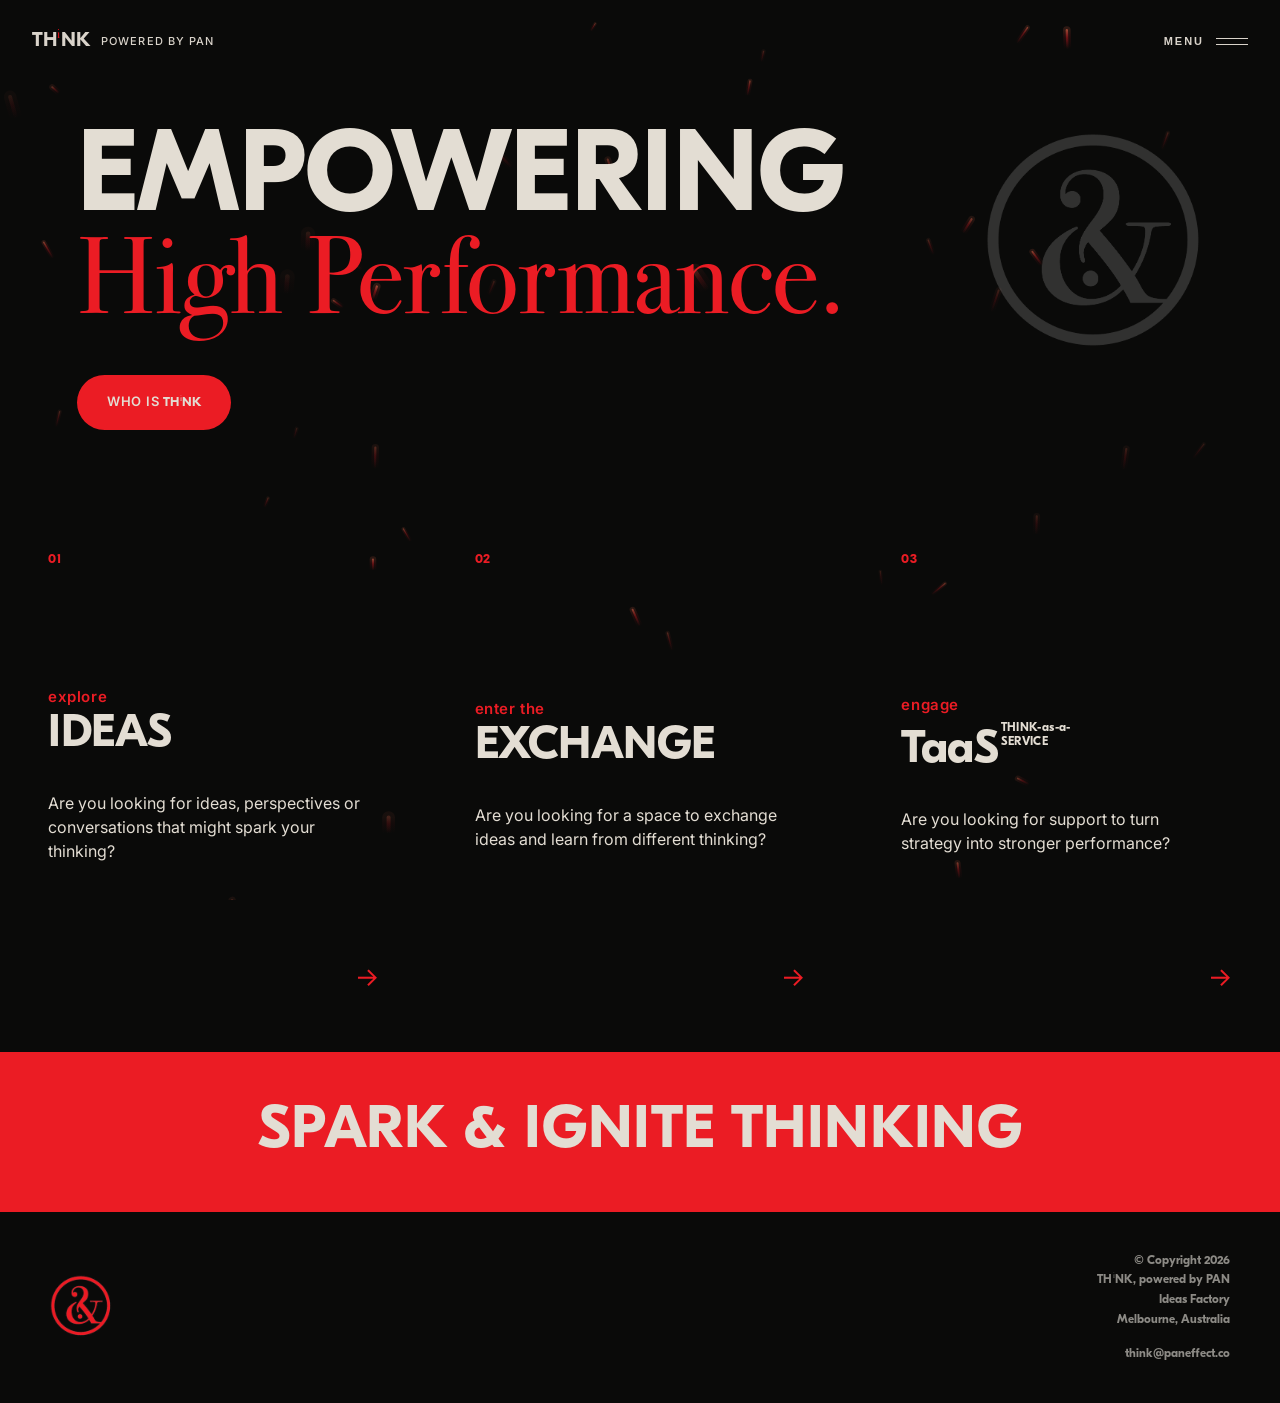
<file: index.html>
<!DOCTYPE html>
<html lang="en">
<head>
<meta charset="UTF-8">
<!-- Google tag (gtag.js) -->
<script async src="https://www.googletagmanager.com/gtag/js?id=G-LXSZK10BWC"></script>
<script>
  window.dataLayer = window.dataLayer || [];
  function gtag(){dataLayer.push(arguments);}
  gtag('js', new Date());
  gtag('config', 'G-LXSZK10BWC');
</script>
<meta name="viewport" content="width=device-width, initial-scale=1, maximum-scale=1">
<title>THiNK: Put the i back into thinking</title>
<link rel="icon" href="favicon.ico" sizes="any">
<link rel="icon" type="image/png" sizes="32x32" href="favicon-32.png">
<link rel="icon" type="image/png" sizes="192x192" href="icon-192.png">
<link rel="apple-touch-icon" href="apple-touch-icon.png">
<meta name="description" content="THiNK, powered by PAN — put the i back into thinking. An ideas factory for real-world transformation.">
<link rel="preconnect" href="https://fonts.googleapis.com">
<link rel="preconnect" href="https://fonts.gstatic.com" crossorigin>
<link href="https://fonts.googleapis.com/css2?family=Archivo:wght@500;600;700;800;900&family=Inter:wght@400;500;600&family=Bodoni+Moda:ital,wght@0,400;0,500;0,600;1,400&display=swap" rel="stylesheet">
<style>
  @font-face{
    font-family:'GT Eesti Display';
    src:url([data-uri]) format('woff2');
    font-weight:700 900;
    font-style:normal;
    font-display:swap;
  }
  @font-face{
    font-family:'Bodoni 72';
    src:url([data-uri]) format('woff2');
    font-weight:400 600;
    font-style:normal;
    font-display:swap;
  }
  :root{
    --black:#0a0a09;
    --ink:#E3DDD3;
    --grey:#8a877f;
    --line:#232220;
    --red:#eb1c24;
    --panel:#121110;
    --beige:#E3DDD3;
    --serif-tight: -0.02em;
  }
  *{margin:0;padding:0;box-sizing:border-box;}
  html{scroll-behavior:smooth;background:#0a0a09;}
  body{
    background:transparent;
    color:var(--ink);
    font-family:'Inter',sans-serif;
    font-weight:400;
    line-height:1.5;
    overflow-x:hidden;
    font-synthesis:none;
  }
  #emberCanvas{
    position:fixed;inset:0;width:100vw;height:100vh;
    z-index:0;pointer-events:none;display:block;
  }
  ::selection{background:var(--red);color:var(--black);}
  a{color:inherit;text-decoration:none;}

  h1,h2,h3,.disp{
    font-family:'GT Eesti Display','Archivo',sans-serif;
    font-weight:800;
    letter-spacing:var(--serif-tight);
    line-height:1.02;
    text-transform:uppercase;
  }

  .wrap{max-width:1180px;margin:0 auto;padding:0 32px;}
  @media (max-width:640px){.wrap{padding:0 22px;}}

  .eyebrow{
    font-family:'Inter',sans-serif;
    font-size:12px;
    font-weight:600;
    letter-spacing:0.18em;
    text-transform:uppercase;
    color:var(--red);
    display:flex;align-items:center;gap:10px;
    margin-bottom:var(--eyebrow-gap);
  }
  .eyebrow::before{content:"";width:20px;height:1px;background:var(--red);}

  /* NAV */
  header{
    position:fixed;top:0;left:0;right:0;z-index:100;
    display:flex;align-items:center;justify-content:space-between;
    padding:26px 32px;
    mix-blend-mode:difference;
  }
  @media (max-width:640px){header{padding:20px 22px;}}
  .logo{
    font-family:'GT Eesti Display','Archivo',sans-serif;
    font-weight:800;
    font-size:20px;
    letter-spacing:0.02em;
    display:flex;align-items:center;gap:10px;
  }
  .logo img.logo-mark{height:22px;width:auto;display:block;}
  .logo-inline{height:0.85em;width:auto;vertical-align:-0.12em;display:inline-block;margin:0 1px;}
  .logo-sub{
    font-family:'Inter',sans-serif;
    font-weight:500;
    font-size:11px;
    letter-spacing:0.1em;
    text-transform:uppercase;
    color:var(--ink);
  }
  @media (max-width:640px){.logo-sub{display:none;}}
  .menu-btn{
    font-size:11px;font-weight:600;letter-spacing:0.18em;text-transform:uppercase;
    display:flex;align-items:center;gap:12px;cursor:pointer;background:none;border:none;color:var(--ink);
    transition:transform .12s ease;
  }
  .menu-btn .bars{width:32px;height:7px;position:relative;}
  .menu-btn .bars span{position:absolute;left:0;right:0;height:1px;background:var(--ink);transition:transform .35s cubic-bezier(.22,.61,.36,1),background-color .35s ease;}
  .menu-btn .bars span:first-child{top:0;}
  .menu-btn .bars span:last-child{bottom:0;}
  /* hover: bars slide toward each other + pick up the red accent */
  .menu-btn:hover .bars span{background-color:var(--red);}
  .menu-btn:hover .bars span:first-child{transform:translateX(4px);}
  .menu-btn:hover .bars span:last-child{transform:translateX(-4px);}
  /* click: subtle press */
  .menu-btn:active{transform:scale(.94);}

  /* NAV OVERLAY */
  .overlay{
    position:fixed;inset:0;z-index:200;
    background:var(--black);
    display:flex;flex-direction:column;justify-content:center;
    padding:32px;
    overflow:hidden;
    transform:translateY(-100%);
    transition:transform .5s cubic-bezier(.7,0,.2,1);
  }
  .overlay.open{transform:translateY(0);}
  /* Sits on the exact same line as the .menu-btn (which is vertically
     centred against the taller logo, ~9px below the header padding), so
     leaving the cursor where the Menu button was lands on Close. */
  .overlay-close{
    position:absolute;top:35px;right:32px;
    font-size:11px;font-weight:600;letter-spacing:0.18em;text-transform:uppercase;
    background:none;border:none;color:var(--ink);cursor:pointer;
  }
  @media (max-width:640px){.overlay-close{top:29px;right:22px;}}
  @media (max-width:640px){
    .overlay{padding:32px 22px;}
    .overlay nav a{font-size:clamp(16px,5.6vw,40px);letter-spacing:-0.01em;white-space:nowrap;}
  }
  .overlay nav{display:flex;flex-direction:column;gap:6px;}
  .overlay nav a{
    font-family:'GT Eesti Display','Archivo',sans-serif;font-weight:800;
    font-size:clamp(32px,7vw,64px);text-transform:uppercase;
    color:var(--ink);
    padding:10px 0;
    transition:color .25s, padding-left .25s;
  }
  .overlay nav a:hover{color:var(--ink);padding-left:14px;}
  .overlay nav a span{color:var(--red);font-size:0.4em;vertical-align:super;margin-right:8px;}
  .overlay nav a .brand-logo,
  .overlay nav a .brand-logo-i{
    font-family:'GT Eesti Display','Archivo',sans-serif;font-weight:800;font-style:normal;
    text-transform:uppercase;color:inherit;vertical-align:baseline;font-size:1em;letter-spacing:inherit;
  }
  .overlay-foot{margin-top:40px;font-size:15px;color:var(--ink);}
  .overlay-foot a{color:var(--red);text-decoration:none;transition:opacity .25s ease;}
  .overlay-foot a:hover{opacity:.7;}

  section{position:relative;padding:min(18vh,150px) 0;}
  /* --eyebrow-gap: the single spacing between a section eyebrow (.num or
     .eyebrow) and its title, applied identically everywhere. */
  :root{--eyebrow-gap:22px;}
  .num{
    font-family:'Inter',sans-serif;
    font-size:12px;
    font-weight:600;
    letter-spacing:0.18em;
    text-transform:uppercase;
    color:var(--red);
    display:flex;align-items:center;gap:10px;
    margin-bottom:var(--eyebrow-gap);
  }
  .num::before{content:"";width:20px;height:1px;background:var(--red);}
  .num .brand-logo{color:var(--red);}

  /* HERO */
  #hero{
    min-height:100vh;display:flex;flex-direction:column;justify-content:center;
    background:var(--black);
  }
  #hero .wrap{padding-top:100px;}
  .hero-head{
    font-size:clamp(32px,5.6vw,80px);
    margin:22px 0 26px;
  }
  .hero-head .i{
    color:var(--red);
    font-family:'Bodoni 72','Bodoni Moda','Bodoni MT',Georgia,serif;
    font-style:normal;
    font-weight:500;
    font-size:1.4em;
    text-transform:lowercase;
    letter-spacing:0;
  }
  .i-inline{
    color:var(--red);
    font-style:normal;
  }
  .hero-purpose{
    max-width:600px;
    font-family:'GT Eesti Display','Archivo',sans-serif;
    font-weight:700;
    font-size:clamp(17px,2.2vw,23px);
    color:var(--ink);
    margin-bottom:20px;
  }
  .hero-sub{
    max-width:560px;
    font-size:clamp(16px,2vw,20px);
    color:var(--ink);
    margin-bottom:44px;
  }
  .cta-row{display:flex;gap:18px;flex-wrap:wrap;align-items:center;}
  .btn{
    font-family:'Inter',sans-serif;font-weight:600;font-size:13px;letter-spacing:.06em;text-transform:uppercase;
    padding:17px 30px;border-radius:100px;
    display:inline-flex;align-items:center;gap:10px;
    transition:transform .25s, background .25s, color .25s;
  }
  .btn-primary{background:var(--red);color:var(--ink);}
  .btn-primary:hover{background:var(--ink);color:var(--black);transform:translateY(-2px);}
  .btn-primary .brand-logo,.btn-primary .brand-logo-i{color:inherit;font-style:normal;}
  .btn-ghost{border:1px solid var(--line);color:var(--ink);}
  .btn-ghost:hover{border-color:var(--ink);transform:translateY(-2px);}
  .btn-black{background:var(--black);color:var(--ink);border:1px solid var(--black);}
  .btn-black:hover{background:var(--panel);transform:translateY(-2px);}
  .scroll-cue{
    position:absolute;bottom:36px;left:50%;transform:translateX(-50%);
    font-size:11px;letter-spacing:.18em;text-transform:uppercase;color:var(--ink);
    display:flex;flex-direction:column;align-items:center;gap:10px;
  }
  .scroll-cue .line{width:1px;height:34px;background:linear-gradient(var(--red),transparent);animation:pulse 2s infinite;}
  @keyframes pulse{0%,100%{opacity:.3}50%{opacity:1}}

  /* GENERIC REVEAL */
  .reveal{opacity:0;transform:translateY(28px);transition:opacity .8s ease, transform .8s ease;}
  .reveal.in{opacity:1;transform:none;}

  /* SECTION HEAD */
  .s-head{max-width:820px;}
  /* line-height 1.12 (vs the base 1.02) so the enlarged italic word — e.g.
     "operators" at 1.4em — clears the line below it instead of overlapping. */
  .s-head h2{font-size:clamp(30px,5vw,58px);line-height:1.12;}
  /* Trim the title's line box to the cap height at the top. Without this, a
     large italic word on the FIRST line (e.g. "engage") inflates that line and
     pushes the caps down, so the eyebrow→title gap looked bigger on those
     sections than on ones where the italic word wraps to line 2 (e.g.
     "thinking"). Trimming makes the gap even across all sections. Progressive
     enhancement: browsers without text-box support fall back to the old look. */
  .s-head h2, .taas-head, #final h2{
    text-box-trim:trim-start;
    text-box-edge:cap alphabetic;
    text-box:trim-start cap alphabetic;
  }
  .s-head h2 em{
    color:var(--red);
    font-style:normal;
    font-family:'Bodoni 72','Bodoni Moda','Bodoni MT',Georgia,serif;
    font-weight:500;
    font-size:1.4em;
    text-transform:lowercase;
  }
  .s-head h2 em.cap{text-transform:none;}
  .arch-head-logo{height:1.368em;width:auto;vertical-align:-0.36em;display:inline-block;}
  .stop{font-size:1em;}
  .arrow-sep{
    color:var(--ink);
    font-family:'GT Eesti Display','Archivo',sans-serif;
    font-weight:400;
    font-size:.7em;
    display:inline-block;
    margin:0 .02em;
    vertical-align:middle;
  }
  .lede{max-width:560px;color:var(--ink);font-size:17px;margin-top:22px;}
  .bio-copy{max-width:680px;color:var(--ink);font-size:16px;line-height:1.65;margin-top:20px;}

  /* WHAT / WHY split */
  .gap-copy{max-width:680px;color:var(--ink);font-size:16px;line-height:1.75;margin-top:32px;}
  .gap-copy + .gap-copy{margin-top:16px;}
  /* same font, size and spacing as the body copy above it, just in red */
  .mindset-quote{
    font-family:'Inter',sans-serif;font-weight:400;font-style:normal;
    color:var(--red);font-size:17px;line-height:1.6;
    max-width:calc(var(--jp-width, 832px) - var(--jp-bleed, 48px));margin:16px 0 0;
  }
  .big-stat{font-family:'GT Eesti Display','Archivo',sans-serif;font-size:clamp(40px,6vw,80px);font-weight:800;color:var(--ink);}

  /* triad list (why) */
  .triad{margin-top:56px;display:flex;flex-direction:column;}
  .triad-row{
    display:grid;grid-template-columns:180px 1fr 40px;gap:24px;align-items:center;
    padding:26px 0;
    transition:padding-left .3s;
  }
  .triad-row:hover{padding-left:14px;}
  .triad-row .from{color:var(--ink);font-size:14px;}
  .triad-row .to{font-family:'GT Eesti Display','Archivo',sans-serif;font-weight:700;font-size:19px;}
  .triad-row .arrow{color:var(--red);font-size:20px;text-align:right;}
  @media (max-width:640px){.triad-row{grid-template-columns:1fr 26px;}.triad-row .from{grid-column:1/3;}}

  /* TaaS */
  #taas{
    background:transparent;
  }
  .lc{text-transform:lowercase;}
  .keep-case{text-transform:none;}
  .taas-head{font-size:clamp(30px,5vw,58px);line-height:1.12;}
  .taas-head .service{color:var(--red);font-family:'Bodoni 72','Bodoni Moda','Bodoni MT',Georgia,serif;font-style:normal;font-weight:500;font-size:1.4em;text-transform:lowercase;}
  .taas-line{max-width:600px;color:var(--ink);font-size:18px;margin-top:24px;}

  /* pillars */
  .pillars{display:grid;grid-template-columns:repeat(3,1fr);gap:1px;background:transparent;margin-top:56px;}
  @media (max-width:800px){.pillars{grid-template-columns:1fr;}}
  .pillar{background:transparent;padding:38px 30px;transition:background-color .45s ease;}
  .pillar .num{margin-bottom:30px;}
  .pillar h3{font-size:22px;margin-bottom:14px;}
  .pillar p{color:var(--ink);font-size:15px;}

  /* how we help grid */
  .help-grid{display:grid;grid-template-columns:repeat(4,1fr);gap:1px;background:transparent;margin-top:56px;}
  @media (max-width:900px){.help-grid{grid-template-columns:repeat(2,1fr);}}
  @media (max-width:520px){.help-grid{grid-template-columns:1fr;}}
  .help-card{
    background:transparent;padding:34px 26px;min-height:230px;
    display:flex;flex-direction:column;justify-content:space-between;
    cursor:pointer;transition:background-color .45s ease;
  }
  .help-card .num{color:var(--ink);}
  .help-card h3{font-size:20px;margin:14px 0 10px;}
  .help-card p{
    color:var(--ink);font-size:14px;max-height:0;overflow:hidden;
    transition:max-height .35s ease;
  }
  .help-card:hover p, .help-card.active p{max-height:120px;}

  /* same reversed PAN hover as the home panels: the card under the cursor fills beige and its
     beige text flips to black (red accents stay red). --ink is re-pointed inside the card only. */
  @media (hover:hover){
    .pillar:hover, .help-card:hover, .impact-card:hover{background-color:var(--beige);--ink:var(--black);}
  }
  .help-card.active{background-color:var(--beige);--ink:var(--black);}

  /* IDEAS PAGE: live Substack feed columns */
  .ideas-feed{
    display:grid;grid-template-columns:1fr 1fr;gap:64px;
    margin-top:64px;padding-top:48px;
  }
  @media (max-width:800px){.ideas-feed{grid-template-columns:1fr;gap:44px;}}
  /* column titles match the page subtitle (e.g. 'Ideas to spark & ignite thinking.') */
  .feed-col-title{
    font-family:'Inter',sans-serif;font-weight:700;
    font-size:clamp(20px,2.4vw,28px);line-height:1.3;
    letter-spacing:0;text-transform:none;color:var(--ink);
    padding-bottom:0;margin-bottom:12px;
  }
  .feed-list{display:flex;flex-direction:column;gap:26px;}
  /* each Substack item is a panel that fills beige on hover, like the home page panels */
  .feed-list{margin:0 -28px;gap:6px;}
  .feed-item{
    display:block;padding:26px 28px;color:var(--ink);
    background-color:transparent;transition:background-color .45s ease, color .45s ease;
  }
  @media (hover:hover){
    .feed-item:hover{background-color:var(--beige);--ink:var(--black);}
  }
  .feed-item:focus-visible{background-color:var(--beige);--ink:var(--black);outline:none;}
  .feed-status{padding:0 28px;}
  @media (max-width:640px){.feed-list{margin:0 -20px;}.feed-item{padding:22px 20px;}.feed-status{padding:0 20px;}}
  .feed-item-date{
    font-family:'Inter',sans-serif;font-size:11px;font-weight:600;
    letter-spacing:.1em;text-transform:uppercase;color:var(--ink);opacity:.55;
  }
  .feed-item-title{
    font-family:'GT Eesti Display','Archivo',sans-serif;font-weight:700;
    font-size:19px;line-height:1.28;margin:10px 0 8px;
    text-transform:none;letter-spacing:0;transition:color .2s;
  }
  .feed-item-title{color:var(--ink);transition:color .45s ease;}
  .feed-item-sub{color:var(--ink);opacity:.75;font-size:14px;line-height:1.55;font-family:'Inter',sans-serif;}
  .feed-status{color:var(--ink);opacity:.6;font-size:14px;line-height:1.6;}
  .feed-status a{color:var(--red);text-decoration:underline;text-underline-offset:3px;}

  /* IDEAS PAGE: Substack subscribe, sitting under the title block; the email field
     matches the Exchange form fields (underline, beige while typing) */
  .ideas-subscribe{
    display:flex;align-items:flex-end;gap:20px;flex-wrap:wrap;
    margin-top:34px;max-width:calc(var(--jp-width, 832px) - var(--jp-bleed, 48px));
  }
  .ideas-subscribe-input{
    flex:1;min-width:220px;
    font-family:'Inter',sans-serif;font-size:16px;color:var(--ink);
    background:transparent;border:none;border-bottom:1px solid var(--line);border-radius:0;
    padding:12px 14px;outline:none;caret-color:var(--red);
    transition:border-color .25s, background-color .45s ease, color .45s ease;
  }
  .ideas-subscribe-input::placeholder{color:var(--ink);opacity:.5;}
  .ideas-subscribe-input:focus{border-color:var(--red);background-color:var(--beige);color:var(--black);}
  .ideas-subscribe-input:focus::placeholder{color:var(--black);}
  .ideas-subscribe-btn{border:none;cursor:pointer;flex:none;}
  /* intro copy: same size and width as the Exchange intro */
  #media .s-head{max-width:none;}
  #media .ideas-intro{margin-top:44px;}
  #media .ideas-intro .lede{max-width:calc(var(--jp-width, 832px) - var(--jp-bleed, 48px));margin-top:0;}
  #media .ideas-intro .lede + .lede{margin-top:16px;}
  #media .ideas-intro .lede.ideas-explore{margin-top:40px;}
  @media (max-width:700px){
    .ideas-subscribe-input{min-width:0;width:100%;flex:1 1 100%;}
  }
  /* subscribe sits in the same beige-on-hover box as the Exchange sign-up */
  /* box lines up with the copy: same left edge and same width as the paragraphs above */
  .join-panel.ideas-sub-panel{margin:40px 0 0;max-width:calc(var(--jp-width, 832px) - var(--jp-bleed, 48px));}
  .ideas-sub-panel .ideas-subscribe{margin-top:0;max-width:none;}
  .join-panel:hover .ideas-subscribe-input, .join-panel:focus-within .ideas-subscribe-input{border-bottom-color:rgba(10,10,9,0.25);}
  .join-panel .ideas-subscribe-input:focus{background-color:var(--black);color:var(--beige);border-color:var(--red);}
  .join-panel .ideas-subscribe-input:focus::placeholder{color:var(--beige);}
  /* Ideas page ends flush on the banner: the 'explore more' link is the last panel */
  #media{padding-bottom:0;}
  .ideas-more{
    display:flex;align-items:center;gap:14px;margin:40px -28px 0;padding:30px 28px;
    font-family:'Inter',sans-serif;font-weight:600;font-size:13px;letter-spacing:.14em;text-transform:uppercase;
    color:var(--ink);background-color:transparent;transition:background-color .45s ease, color .45s ease;
  }
  .ideas-more-arrow{color:var(--red);font-size:22px;letter-spacing:0;transition:transform .3s;}
  @media (hover:hover){
    .ideas-more:hover{background-color:var(--beige);--ink:var(--black);}
    .ideas-more:hover .ideas-more-arrow{transform:translateX(8px);}
  }
  .ideas-more:focus-visible{background-color:var(--beige);--ink:var(--black);outline:none;}
  @media (max-width:640px){.ideas-more{margin:32px -20px 0;padding:26px 20px;}}

  /* ===== Mirrored section style (TaaS + About), matching Ideas / Exchange:
     big title with red rule, bold subtitle, then body copy at one size and width ===== */
  .x-sec .x-head{max-width:none;text-align:left;margin-left:0;margin-right:0;}
  .x-sec h2.ex-title{margin:0;max-width:none;}
  .x-sec .x-head .ex-tagline + .lede,
  .x-sec .x-head .ex-tagline + .bio-copy{margin-top:28px;}
  .x-sec .lede, .x-sec .bio-copy, .x-sec .taas-line, .x-sec .gap-copy{
    font-size:17px;line-height:1.6;color:var(--ink);
    max-width:calc(var(--jp-width, 832px) - var(--jp-bleed, 48px));margin-left:0;margin-right:0;
  }
  .x-sec .bio-copy, .x-sec .gap-copy{margin-top:16px;}
  .x-sec .x-head + .taas-line, .x-sec .x-head + .gap-copy{margin-top:28px;}
  .x-sec .taas-line{margin-top:16px;}
  /* About architecture: heading block now left-aligned; the visual stays centred */
  #architecture.x-sec .x-head{text-align:left;}
  /* TaaS closing form: same layout as the Exchange sign-up, flush on the banner */
  #final.x-sec{text-align:left;padding-bottom:0;}
  #final.x-sec h2.ex-title{margin:0;max-width:none;}
  #final.x-sec .lede{margin-top:28px;}
  #final.x-sec .join-panel{margin-top:40px;padding-top:22px;}
  #final.x-sec .enquiry-form{margin:0;max-width:none;}
  /* About closing links: two panels flush on the banner */
  #who.x-sec{padding-bottom:0;}
  /* About page: tighter spacing between sections */
  #different, #cases, #does, #architecture, #who{padding-top:min(10vh,90px);padding-bottom:min(10vh,90px);}
  #different{padding-top:min(18vh,150px);}
  /* TaaS page: same tighter section spacing as About */
  #taas, #offerings, #mindset, #faq, #final{padding-top:min(10vh,90px);padding-bottom:min(10vh,90px);}
  #taas{padding-top:min(18vh,150px);}
  #final.x-sec{padding-bottom:0;}
  #who.x-sec{padding-bottom:0;}
  .x-more-row{display:grid;grid-template-columns:1fr 1fr;margin:48px -28px 0;}
  .x-more-row .ideas-more{margin:0;}
  @media (max-width:640px){.x-more-row{grid-template-columns:1fr;margin:36px -20px 0;}}

  /* Touch screens: the panel crossing the middle of the screen while scrolling ('is-lit',
     set by script) gets the same beige state as a mouse hover on desktop */
  @media (hover:none){
    .panel-btn.is-lit{background-color:var(--ink);}
    .panel-btn.is-lit .panel-emphasis,
    .panel-btn.is-lit .panel-taas-sup,
    .panel-btn.is-lit .panel-sup,
    .panel-btn.is-lit .panel-tag{color:var(--black);}
    .panel-btn.is-lit .panel-title::after{width:64px;}
    .feed-item.is-lit, .pillar.is-lit, .help-card.is-lit, .faq-item.is-lit,
    .ideas-more.is-lit, .case-tile.is-active.is-lit, .join-panel.is-lit{
      background-color:var(--beige);--ink:var(--black);
    }
    .ideas-more.is-lit .ideas-more-arrow{transform:translateX(8px);}
    .join-panel.is-lit .btn-primary{color:var(--beige);}
    .join-panel.is-lit .field input, .join-panel.is-lit .ideas-subscribe-input{border-bottom-color:rgba(10,10,9,0.25);}
  }

  /* architecture: solar system visual */
  #architecture{text-align:center;overflow:hidden;}
  .arch-stage{
    position:relative;
    width:min(720px,100%);
    aspect-ratio:1/1;
    margin:60px auto 0;
    border-radius:50%;
    background:radial-gradient(circle at 50% 45%, #150d0b 0%, #0d0908 38%, #070605 62%, #030302 100%);
    box-shadow:0 0 120px rgba(235,28,36,0.08);
  }
  .arch-stage canvas{
    position:absolute;inset:0;width:100%;height:100%;display:block;
  }
  .arch-labels{
    position:absolute;inset:0;pointer-events:none;
  }
  .arch-label{
    position:absolute;
    transform:translate(-50%,-50%);
    font-family:'Inter',sans-serif;
    font-weight:600;
    font-size:10.5px;
    line-height:1.3;
    letter-spacing:.02em;
    white-space:normal;
    text-align:center;
    padding:6px 12px;
    border-radius:12px;
    border:1px solid rgba(235,28,36,0.35);
    background:rgba(8,6,5,0.62);
    backdrop-filter:blur(2px);
    pointer-events:auto;
    cursor:pointer;
    transition:opacity .25s, border-color .25s, background .25s;
    width:132px;
  }
  @media (min-width:640px){
    .arch-label{width:150px;font-size:11.5px;}
  }
  /* essence statements fill beige on hover / when selected, like the panels across the site */
  .arch-label{transition:opacity .25s, border-color .25s, background-color .45s ease, color .45s ease;}
  .arch-label:hover, .arch-label.active{
    border-color:var(--beige);
    background:var(--beige);
    backdrop-filter:none;
    opacity:1 !important;z-index:200 !important;
  }
  .arch-label:hover .dot, .arch-label.active .dot{box-shadow:none;}
  .arch-label .dot{
    display:inline-block;width:6px;height:6px;border-radius:50%;
    margin-right:7px;vertical-align:middle;
    box-shadow:0 0 8px currentColor;
  }
  .arch-purpose-tag{
    position:absolute;left:50%;top:50%;transform:translate(-50%,-50%);
    font-family:'GT Eesti Display','Archivo',sans-serif;font-weight:800;font-size:clamp(16px,2.8vw,22px);
    letter-spacing:.08em;color:var(--red);text-transform:uppercase;
    pointer-events:auto;cursor:pointer;text-shadow:0 0 22px rgba(235,28,36,0.55);
    padding:10px 16px;border-radius:14px;border:1px solid transparent;
    transition:border-color .25s, background .25s, text-shadow .25s;
  }
  .arch-purpose-tag:hover, .arch-purpose-tag.active{
    border-color:var(--beige);
    background:var(--beige);
    text-shadow:none;
  }
  .arch-caption{
    margin-top:34px;min-height:104px;color:var(--ink);font-size:15px;max-width:520px;margin-left:auto;margin-right:auto;
    box-sizing:border-box;padding:18px 22px;
    border-top:1px solid transparent;
    transition:opacity .25s, border-color .35s ease;
  }
  /* selected state: a quiet hairline above marks the zone; the red node title
     carries the emphasis, the supporting line stays understated. */
  .arch-caption.is-selected{
    border-top-color:rgba(235,28,36,0.16);
    padding-top:24px;
  }
  .arch-caption .cap-prompt{opacity:.6;}
  .arch-caption .cap-title{
    display:block;
    font-family:'GT Eesti Display','Archivo',sans-serif;
    font-weight:800;
    font-size:clamp(13px,1.7vw,16px);
    line-height:1.3;
    letter-spacing:.06em;
    text-transform:uppercase;
    color:var(--red);
    margin-bottom:14px;
  }
  .arch-caption .cap-text{
    display:block;color:var(--ink);opacity:.45;font-size:13.5px;line-height:1.6;
  }
  @keyframes archCapIn{from{opacity:0;transform:translateY(10px);}to{opacity:1;transform:none;}}
  .arch-caption .cap-title{animation:archCapIn .45s cubic-bezier(.22,.61,.36,1) both;}
  .arch-caption .cap-text{animation:archCapIn .45s cubic-bezier(.22,.61,.36,1) .09s both;}
  @media (prefers-reduced-motion: reduce){
    .arch-caption .cap-title, .arch-caption .cap-text{animation:none;}
  }
  .arch-caption.is-selected + .arch-hint{margin-top:16px;}
  .arch-hint{margin-top:8px;font-size:11px;letter-spacing:.1em;text-transform:uppercase;color:var(--ink);opacity:.55;}

  /* who is for: chips */
  .chip-row{display:flex;flex-wrap:wrap;gap:14px;margin-top:50px;}
  .chip{
    border:1px solid var(--line);border-radius:100px;padding:14px 26px;
    font-size:15px;color:var(--ink);
    transition:border-color .25s, color .25s;
  }
  .chip:hover{border-color:var(--red);color:var(--ink);}

  /* who is for: dynamic scrolling industries ticker (mixes GT Eesti bold + red Bodoni 72) */
  .industries-marquee{
    margin-top:56px;overflow:hidden;padding:30px 0;
  }
  .industries-track{
    display:flex;align-items:baseline;gap:26px;width:max-content;white-space:nowrap;
    animation:indScroll 44s linear infinite;
  }
  .industries-marquee:hover .industries-track{animation-play-state:paused;}
  .ind{font-family:'GT Eesti Display','Archivo',sans-serif;font-weight:700;font-size:22px;color:var(--ink);text-transform:uppercase;letter-spacing:.01em;}
  .ind-sep{color:var(--line);font-size:20px;}
  @keyframes indScroll{from{transform:translateX(0);}to{transform:translateX(-50%);}}
  @media (prefers-reduced-motion: reduce){.industries-track{animation:none;}}

  /* outcomes: dynamic dual-row scrolling marquee */
  .unlock-marquee{
    margin-top:56px;display:flex;flex-direction:column;gap:22px;
    overflow:hidden;padding:34px 0;
    background:linear-gradient(180deg,transparent,rgba(235,28,36,0.04),transparent);
  }
  .unlock-row{
    display:flex;gap:20px;width:max-content;flex-wrap:nowrap;
    animation:unlockLeft 32s linear infinite;
  }
  .unlock-row.reverse{animation:unlockRight 38s linear infinite;}
  .unlock-row:hover{animation-play-state:paused;}
  .unlock-chip{
    display:inline-flex;align-items:center;gap:12px;white-space:nowrap;
    border:1px solid var(--line);border-radius:100px;padding:16px 30px;
    font-family:'GT Eesti Display','Archivo',sans-serif;font-weight:700;font-size:16px;
    color:var(--ink);background:var(--panel);transition:border-color .25s;
  }
  .unlock-chip:hover{border-color:var(--red);}
  .unlock-chip .dot{width:8px;height:8px;border-radius:50%;background:var(--red);display:inline-block;flex:none;}
  @keyframes unlockLeft{from{transform:translateX(0);}to{transform:translateX(-50%);}}
  @keyframes unlockRight{from{transform:translateX(-50%);}to{transform:translateX(0);}}
  @media (prefers-reduced-motion: reduce){
    .unlock-row, .unlock-row.reverse{animation:none;}
  }

  /* ===== TaaS page: track-record impact grid (GT Eesti bold labels + red Bodoni 72 figures) ===== */
  .impact-grid{display:grid;grid-template-columns:repeat(3,1fr);gap:1px;background:transparent;margin-top:56px;}
  @media (max-width:900px){.impact-grid{grid-template-columns:repeat(2,1fr);}}
  @media (max-width:600px){.impact-grid{grid-template-columns:1fr;}}
  .impact-card{
    background:transparent;padding:38px 30px;transition:background-color .45s ease;
    display:flex;flex-direction:column;gap:14px;
  }
  .impact-figure{
    font-family:'Bodoni 72','Bodoni Moda','Bodoni MT',Georgia,serif;
    font-style:normal;color:var(--red);font-weight:500;font-size:clamp(24px,3vw,34px);line-height:1.15;
  }
  .impact-label{
    font-family:'GT Eesti Display','Archivo',sans-serif;font-weight:700;
    color:var(--ink);font-size:14.5px;line-height:1.5;text-transform:none;letter-spacing:0;
  }

  /* ===== TaaS page: offerings grid (Project / Execution / Lab / Bespoke) ===== */
  .offer-grid{
    display:grid;grid-template-columns:repeat(2,1fr);gap:26px;margin-top:56px;
    align-items:start;
  }
  @media (max-width:640px){.offer-grid{grid-template-columns:1fr;}}
  /* Cards auto-size to their (taller) back face — the two faces are stacked in
     one grid cell so the card is as tall as its content, never scrolls, and a
     small script (equalizeOfferCards in app.js) sets every card to the tallest
     card's height so they all match. --offer-h is written by that script. */
  .offer-flip{
    position:relative;perspective:1800px;cursor:pointer;outline:none;
    min-height:var(--offer-h, 440px);
    display:flex;flex-direction:column;
    background:transparent;
  }
  /* flex:1 makes the inner (and its grid-stacked faces) fill the full card
     height even when the card is stretched taller than its content, so the
     back face's black background reaches the whole outline. */
  .offer-flip-inner{
    position:relative;width:100%;flex:1;
    display:grid;
    transition:transform .8s cubic-bezier(.7,0,.2,1);
    transform-style:preserve-3d;
  }
  .offer-flip.flipped .offer-flip-inner,
  .offer-flip:focus-visible .offer-flip-inner{
    transform:rotateY(180deg);
  }
  /* Hover-to-flip only for devices with a real pointer (mouse/trackpad).
     On touch, a tap leaves a "sticky" :hover behind, which fought with the
     tap-to-flip JS below and made the card look like it flipped at random —
     so touch relies solely on the .flipped class toggled by tapping. */
  @media (hover:hover) and (pointer:fine){
    .offer-flip:hover .offer-flip-inner{transform:rotateY(180deg);}
  }
  .offer-face{
    grid-area:1 / 1;backface-visibility:hidden;
    display:flex;flex-direction:column;padding:32px 28px;
  }
  .offer-front{justify-content:center;background:transparent;}
  .offer-back{
    transform:rotateY(180deg);justify-content:flex-start;
    background:var(--beige);--ink:var(--black);
  }
  .offer-slide-head{display:flex;align-items:baseline;gap:14px;margin-bottom:16px;flex-wrap:wrap;}
  .offer-index{
    font-family:'Bodoni 72','Bodoni Moda','Bodoni MT',Georgia,serif;
    font-style:normal;color:var(--red);font-weight:500;font-size:clamp(32px,3.4vw,46px);line-height:1;
  }
  .offer-title{
    font-family:'GT Eesti Display','Archivo',sans-serif;font-weight:800;text-transform:uppercase;
    color:var(--ink);font-size:clamp(20px,2.2vw,28px);
  }
  .offer-tagline{
    font-family:'GT Eesti Display','Archivo',sans-serif;font-weight:600;
    color:var(--red);font-size:16px;margin-bottom:20px;
  }
  .offer-copy{color:var(--ink);font-size:15px;line-height:1.75;margin-bottom:22px;}
  .offer-meta{display:grid;grid-template-columns:1fr 1fr;gap:20px;}
  @media (max-width:900px){.offer-meta{grid-template-columns:1fr;}}
  .offer-label{
    display:block;font-family:'Inter',sans-serif;font-weight:600;font-size:11px;
    letter-spacing:.12em;text-transform:uppercase;color:var(--red);margin-bottom:6px;
  }
  .offer-meta p{color:var(--ink);font-size:14.5px;line-height:1.6;}
  .offer-hint{
    margin-top:26px;display:flex;align-items:center;gap:12px;
    font-family:'Inter',sans-serif;font-weight:600;font-size:11px;
    letter-spacing:.14em;text-transform:uppercase;color:var(--ink);
  }
  .offer-hint-arrow{
    font-size:28px;line-height:1;color:var(--red);display:inline-block;
    transition:transform .35s;
  }
  @media (hover:hover) and (pointer:fine){
    .offer-flip:hover .offer-hint-arrow{transform:translateX(10px);}
  }
  .offer-flow{margin:32px auto 0;max-width:760px;color:var(--ink);font-size:15px;line-height:1.7;text-align:center;}
  @media (prefers-reduced-motion: reduce){.offer-flip-inner{transition:none;}}

  /* case study carousel (Why THiNK is Different) — all cards present from the start,
     slides via arrows/dots only; no scroll-jacking, page scroll stays completely normal */
  .case-strip-wrap{
    position:relative;margin-top:56px;
    display:flex;align-items:center;gap:18px;
  }
  /* vertical padding gives the active card's border room so overflow:hidden
     (which clips the sliding track horizontally) doesn't shave its top/bottom. */
  .case-strip-window{
    flex:1;overflow:hidden;position:relative;padding:14px 0;
    touch-action:pan-y; /* let JS drive horizontal swipes; vertical page scroll still works */
  }
  .case-strip-track{
    display:flex;gap:28px;align-items:stretch;
    transition:transform .6s cubic-bezier(.4,0,.2,1);
    will-change:transform;
  }
  @media (prefers-reduced-motion: reduce){.case-strip-track{transition:none;}}
  /* No fixed height / overflow: every tile stretches to the tallest one in the
     row (flex align-items:stretch), so all cards are the same size and none
     needs to scroll, at any width. */
  .case-tile{
    flex:0 0 auto;width:min(680px, 78vw);
    display:flex;flex-direction:column;justify-content:center;
    background:transparent;
    padding:48px 52px;
    text-align:center;
    opacity:.35;transform:scale(.92);
    transition:opacity .5s ease, transform .5s ease;
  }
  .case-tile.is-active{opacity:1;transform:scale(1);}
  /* beige panel on hover, like the home page panels (the centred, active case study) */
  .case-tile{color:var(--ink);transition:opacity .5s ease, transform .5s ease, background-color .45s ease;}
  @media (hover:hover){
    .case-tile.is-active:hover{background-color:var(--beige);--ink:var(--black);}
  }
  @media (max-width:700px){
    .case-tile{padding:44px 46px 32px;width:100%;max-width:100%;}
    .case-strip-wrap{gap:0;}
    .case-strip-window{width:100%;}
    .case-arrow-big{
      position:absolute;top:50%;transform:translateY(-50%);z-index:3;
      width:36px;height:36px;font-size:16px;
      background:rgba(10,10,9,0.55);
    }
    .case-prev{left:2px;}
    .case-next{right:2px;}
  }
  .case-slide-head{display:flex;align-items:baseline;justify-content:center;gap:20px;margin-bottom:18px;flex-wrap:wrap;}
  .case-index{
    font-family:'Bodoni 72','Bodoni Moda','Bodoni MT',Georgia,serif;
    font-style:normal;color:var(--red);font-weight:500;font-size:clamp(34px,4vw,52px);line-height:1;
  }
  .case-title{
    font-family:'GT Eesti Display','Archivo',sans-serif;font-weight:800;text-transform:uppercase;
    color:var(--ink);font-size:clamp(22px,2.6vw,32px);
  }
  .case-context{color:var(--ink);font-size:15px;line-height:1.7;max-width:560px;margin:0 auto 22px;}
  .case-relevance{max-width:560px;margin:0 auto;}
  .case-relevance-label{
    display:block;font-family:'Inter',sans-serif;font-weight:600;font-size:12px;
    letter-spacing:.12em;text-transform:uppercase;color:var(--red);margin-bottom:8px;
  }
  .case-relevance p{color:var(--ink);font-size:14px;line-height:1.6;}
  .case-arrow-big{
    flex:0 0 auto;
    background:var(--panel, rgba(255,255,255,0.03));border:1.5px solid var(--line);color:var(--ink);
    width:76px;height:76px;border-radius:50%;display:flex;align-items:center;justify-content:center;
    cursor:pointer;font-size:30px;transition:border-color .25s,color .25s,transform .25s,background .25s;
  }
  .case-arrow-big:hover{border-color:var(--red);color:var(--red);background:rgba(235,28,36,0.08);transform:scale(1.08);}
  @media (max-width:900px){
    .case-arrow-big{width:56px;height:56px;font-size:24px;}
    .case-strip-wrap{gap:10px;}
  }
  @media (max-width:520px){
    .case-arrow-big{width:44px;height:44px;font-size:19px;}
  }
  .case-dots{display:flex;gap:10px;flex-wrap:wrap;justify-content:center;margin-top:28px;}
  .case-dot{
    width:9px;height:9px;border-radius:50%;border:1px solid var(--line);background:transparent;
    cursor:pointer;padding:0;transition:background .3s,border-color .3s;
  }
  .case-dot.active{background:var(--red);border-color:var(--red);}
  .case-outro{margin:32px auto 0;max-width:760px;color:var(--ink);font-size:15px;line-height:1.7;text-align:center;}
  .case-outro + .case-outro{margin-top:16px;}

  /* ===== TaaS page: What THiNK Does — two-column layout with staggered fading insight/ideas/innovation on the right ===== */
  .does-layout{display:block;margin-top:0;}
  .does-fade-stage{
    position:relative;
  }
  @media (max-width:900px){.does-fade-stage{min-height:140px;padding-top:36px;}}
  .does-fade-word{
    position:absolute;left:44px;right:16px;
    font-family:'Bodoni 72','Bodoni Moda','Bodoni MT',Georgia,serif;font-weight:500;
    font-size:clamp(36px,4.4vw,58px);color:var(--red);text-transform:lowercase;
    opacity:0;transition:opacity 1.3s ease;text-align:left;
  }
  .does-fade-word.is-active{opacity:1;}
  .does-fade-word.does-fade-top{top:4%;}
  .does-fade-word.does-fade-mid{top:50%;transform:translateY(-50%);}
  .does-fade-word.does-fade-bottom{bottom:4%;}
  @media (max-width:900px){
    .does-fade-word{left:0;right:0;top:36px;bottom:0;transform:none;text-align:center;display:flex;align-items:center;justify-content:center;}
  }
  @media (prefers-reduced-motion: reduce){.does-fade-word{transition:none;}}


  /* FAQ */
  .faq-q{
    width:100%;text-align:left;background:none;border:none;color:var(--red);
    display:flex;justify-content:space-between;align-items:center;gap:20px;
    padding:26px 0;cursor:pointer;font-family:'GT Eesti Display','Archivo',sans-serif;font-weight:700;font-size:17px;
  }
  .faq-q .plus{font-size:22px;color:var(--red);flex:none;transition:transform .3s;font-weight:400;}
  .faq-q-text{flex:1;text-align:left;}
  .faq-item.open .plus{transform:rotate(45deg);}
  .faq-a{max-height:0;overflow:hidden;transition:max-height .35s ease;}
  .faq-a p{color:var(--ink);font-size:15px;padding:0 0 26px;max-width:680px;}
  /* FAQ rows are panels: beige on hover (and while open), like the home page panels */
  .faq-item{margin:0 -28px;padding:0 28px;color:var(--ink);background-color:transparent;transition:background-color .45s ease;}
  @media (hover:hover){ .faq-item:hover{background-color:var(--beige);--ink:var(--black);} }
  .faq-item.open{background-color:var(--beige);--ink:var(--black);}
  @media (max-width:640px){ .faq-item{margin:0 -20px;padding:0 20px;} }
  /* THiNK wordmark reads fully red in the FAQ only (questions and answers),
     rather than its usual beige-with-red-i everywhere else on the site. */
  #faq .brand-logo{color:var(--red);}

  /* final CTA */
  #final{
    text-align:center;padding-top:min(22vh,180px);padding-bottom:min(16vh,140px);
    background:transparent;
  }
  #final h2{font-size:clamp(30px,5vw,58px);line-height:1.12;max-width:900px;margin:0 auto 18px;}
  #final .lede{margin-top:0;}
  #final .cta-row{justify-content:center;margin-top:10px;}
  .enquiry-form{text-align:left;max-width:640px;margin:44px auto 0;}
  .enquiry-form button[type="submit"]{
    width:100%;justify-content:center;margin-top:36px;border:none;cursor:pointer;
  }
  .enquiry-success{margin:44px auto 0;max-width:640px;text-align:left;}

  footer{padding:50px 0 40px;}
  .foot-row{display:flex;justify-content:space-between;flex-wrap:wrap;gap:24px;font-size:13px;color:var(--ink);}
  .foot-row a:hover{color:var(--ink);}

  /* VIEW ROUTER */
  .view{display:none;}
  .view.active{display:block;}

  /* MINIMAL HOME: centred mark + statement, then the three core panels */
  #hero.home-stage{
    padding:0;background:transparent;border-bottom:none;
    min-height:auto;justify-content:flex-start;
    position:relative;overflow:hidden;
  }
  .home-hero{
    display:flex;flex-direction:column;align-items:flex-start;text-align:left;
    --hero-top:min(16vh,130px);
    padding:var(--hero-top) 6vw 64px;max-width:1400px;margin:0 auto;
    position:relative;z-index:2;width:100%;
  }
  .hero-mark{
    margin:0 0 34px;line-height:0.9;letter-spacing:-0.02em;
  }
  .hero-mark-line{
    display:block;
    font-family:'GT Eesti Display','Archivo',sans-serif;font-weight:800;text-transform:uppercase;
    color:var(--ink);
    font-size:clamp(42px,9vw,128px);
  }
  .hero-mark-emph{
    font-family:'Bodoni 72','Bodoni Moda','Bodoni MT',Georgia,serif;font-weight:500;font-style:normal;
    text-transform:none;color:var(--red);
    font-size:clamp(38px,8.6vw,124px);letter-spacing:-0.01em;
    margin-top:0.04em;
  }
  .hero-lede{
    font-family:'GT Eesti Display','Archivo',sans-serif;font-weight:500;text-transform:none;
    letter-spacing:0;color:var(--ink);
    font-size:clamp(16px,1.8vw,20px);line-height:1.5;
    max-width:520px;margin:6px 0 0;
  }
  .hero-flourish{
    /* right-hand side, top edge in line with the top of the title */
    position:absolute;right:6vw;top:var(--hero-top, min(16vh,130px));bottom:auto;
    width:min(220px,22vw);height:auto;opacity:.16;
    pointer-events:none;z-index:1;
  }
  @media (max-width:760px){
    /* narrow screens: tuck it beside the button so it never sits on the title */
    .hero-flourish{top:auto;bottom:56px;width:54px;}
  }
  .home-sub{
    font-family:'GT Eesti Display','Archivo',sans-serif;font-weight:700;text-transform:none;
    letter-spacing:0;color:var(--ink);
    font-size:clamp(16px,1.8vw,20px);line-height:1.55;
    max-width:560px;margin:0 auto;
  }
  .home-sub .i-inline{font-weight:700;}

  /* subtle emerging/fading values statements, rotating below the transparent brandmark */
  .values-veil{
    position:absolute;top:0;left:0;
    width:100%;height:100%;z-index:2;pointer-events:none;overflow:hidden;
  }
  .value-whisper{
    position:absolute;text-align:center;z-index:2;
    bottom:14px;
    --whisper-r:calc(min(6vw,90px) + min(220px,26vw)/2);
    right:var(--whisper-r);
    transform:translateX(50%);
    width:max-content;
    max-width:min(360px, calc(2*var(--whisper-r) - 24px), calc(2*(100vw - var(--whisper-r)) - 24px));
    white-space:normal;
    font-family:'Bodoni 72','Bodoni Moda','Bodoni MT',Georgia,serif;font-weight:500;font-style:normal;
    color:var(--ink);opacity:0;line-height:1.3;
    font-size:clamp(11px,1vw,13px);letter-spacing:.03em;
    animation-name:whisperRotate;animation-duration:25s;
    animation-timing-function:ease-in-out;animation-iteration-count:infinite;
  }
  .vw-1{animation-delay:0s;}
  .vw-2{animation-delay:5s;}
  .vw-3{animation-delay:10s;}
  .vw-4{animation-delay:15s;}
  .vw-5{animation-delay:20s;}
  @keyframes whisperRotate{
    0%{opacity:0;transform:translateX(50%) translateY(3px);}
    4%{opacity:.28;transform:translateX(50%) translateY(0);}
    16%{opacity:.28;transform:translateX(50%) translateY(0);}
    20%{opacity:0;transform:translateX(50%) translateY(-3px);}
    100%{opacity:0;transform:translateX(50%) translateY(-3px);}
  }
  @media (max-width:800px){
    .home-hero{padding-bottom:56px;}
    .value-whisper{font-size:10px;}
  }
  @media (prefers-reduced-motion: reduce){
    .value-whisper{animation:none;opacity:0;}
  }
  
  .panels{
    display:grid;grid-template-columns:repeat(3,1fr);
  }
  @media (max-width:900px){.panels{grid-template-columns:1fr;}}
  .panel-btn{
    all:unset;cursor:pointer;text-align:left;box-sizing:border-box;
    display:flex;flex-direction:column;justify-content:space-between;
    min-height:min(62vh,620px);padding:56px 48px;position:relative;
    background:transparent;
  }
  .panel-num{font-family:'GT Eesti Display','Archivo',sans-serif;font-size:13px;color:var(--red);font-weight:700;letter-spacing:.05em;}
  .panel-title{margin:26px 0 16px;line-height:1.05;display:flex;flex-direction:column;gap:8px;}
  .panel-lead{
    font-family:'Inter',sans-serif;font-weight:600;text-transform:lowercase;
    color:var(--red);font-size:15px;letter-spacing:.04em;
  }
  .panel-emphasis{
    font-family:'GT Eesti Display','Archivo',sans-serif;font-weight:800;text-transform:uppercase;
    color:var(--ink);font-size:clamp(28px,3.8vw,46px);line-height:1.02;letter-spacing:-0.01em;
  }
  .panel-taas-sup{
    display:inline-block;vertical-align:super;font-size:0.26em;line-height:1.2;
    font-weight:700;letter-spacing:.03em;text-transform:uppercase;color:var(--ink);
    margin-left:0.18em;max-width:6em;white-space:normal;
  }
  .panel-title img.logo-inline-lg{height:0.95em;width:auto;vertical-align:-0.06em;display:inline-block;}
  .panel-mark{position:relative;display:inline-block;}
  .panel-sup{
    position:absolute;top:-0.25em;left:100%;margin-left:0.16em;
    font-family:'GT Eesti Display','Archivo',sans-serif;font-weight:700;
    font-size:0.32em;letter-spacing:.03em;text-transform:uppercase;
    color:var(--ink);line-height:1.15;white-space:normal;max-width:7em;
  }
  .panel-sup-lg{font-size:0.42em;top:-0.3em;max-width:8em;}
  .taas-mark{
    font-family:'GT Eesti Display','Archivo',sans-serif;font-weight:800;
    text-transform:none;font-size:0.95em;display:inline-block;
  }
  .panel-tag{
    color:var(--ink);font-size:16px;font-family:'Inter',sans-serif;font-weight:400;
    text-transform:none;letter-spacing:0;max-width:320px;transition:color .3s;
  }
  .panel-btn:hover .panel-tag{color:var(--ink);}
  .panel-arrow{
    align-self:flex-end;color:var(--red);font-size:26px;
    transition:transform .3s;
  }
  .panel-btn:hover .panel-arrow{transform:translateX(8px);}
  @media (max-width:900px){
    .panel-btn{min-height:340px;padding:44px 32px;}
  }

  /* PAN-style hover: the panel under the cursor fills beige and its text flips to black (reverse of paneffect.co) */
  .panel-btn{transition:background-color .45s ease;}
  .panel-emphasis,.panel-taas-sup,.panel-sup{transition:color .45s ease;}
  .panel-title::after{
    content:"";display:block;height:2px;width:0;background:var(--red);
    margin-top:6px;transition:width .45s cubic-bezier(.22,.61,.36,1);
  }
  @media (hover:hover){
    .panel-btn:hover{background-color:var(--ink);}
    .panel-btn:hover .panel-emphasis,
    .panel-btn:hover .panel-taas-sup,
    .panel-btn:hover .panel-sup,
    .panel-btn:hover .panel-tag{color:var(--black);}
    .panel-btn:hover .panel-title::after{width:64px;}
  }
  .panel-btn:focus-visible{background-color:var(--ink);}
  .panel-btn:focus-visible .panel-emphasis,
  .panel-btn:focus-visible .panel-taas-sup,
  .panel-btn:focus-visible .panel-tag{color:var(--black);}
  .panel-btn:focus-visible .panel-title::after{width:64px;}

  /* SITE-WIDE FOOTER: PAN-style flipping banner bordering a dark footer banner, no gap */
  .flip-banner{
    position:relative;overflow:hidden;perspective:1400px;
    height:clamp(90px,14vw,160px);
    display:block;margin:0;
  }
  .hero-who-cta{
    margin:4px 0 0;
  }
  .hero-who-cta .btn .brand-logo,
  .hero-who-cta .btn .brand-logo-i{
    color:inherit;font-style:normal;
  }
  .flip-inner{
    position:relative;width:100%;height:100%;
    transform-style:preserve-3d;
    transition:transform 1s cubic-bezier(.7,0,.2,1);
  }
  .flip-inner.flipped{transform:rotateX(180deg);}
  .flip-face{
    position:absolute;inset:0;
    display:flex;align-items:center;justify-content:center;
    backface-visibility:hidden;
    font-family:'GT Eesti Display','Archivo',sans-serif;font-weight:800;text-transform:uppercase;
    font-size:clamp(26px,5.6vw,60px);letter-spacing:.01em;
  }
  .flip-front{background:var(--red);color:var(--ink);}
  .flip-back{background:transparent;color:var(--red);transform:rotateX(180deg);}
  @media (prefers-reduced-motion: reduce){.flip-inner{transition:none;}}
  @media (max-width:640px){
    .flip-face{font-size:clamp(14px,5vw,26px);letter-spacing:0;padding:0 20px;white-space:nowrap;}
  }

  /* Dark banner footer, sits flush beneath the flip banner on every page.
     Horizontal layout: PAN ampersand mark | copyright/address | contact,
     matching the paneffect.co reference. */
  .site-footer{
    padding:0;margin:0;border-top:none;
    background-color:transparent;background-image:none;
    position:relative;z-index:2;isolation:isolate;
    display:block;
  }
  .footer-row{
    display:flex;align-items:center;justify-content:space-between;flex-wrap:wrap;
    gap:32px;padding:40px 0;
  }
  .footer-mark-icon{
    flex:none;width:64px;height:64px;cursor:pointer;transition:opacity .25s ease;
    background-image:url('[data-uri]');
    background-size:contain;background-repeat:no-repeat;background-position:center;
  }
  .footer-mark-icon:hover{opacity:.72;}
  .footer-text{
    flex:none;margin-left:auto;text-align:right;
    font-family:'GT Eesti Display','Archivo',sans-serif;font-weight:400;
    color:#8c8a85;
  }
  .footer-text p{margin:0;font-size:12px;line-height:1.65;color:#8c8a85;font-weight:400;}
  .footer-text .brand-logo,
  .footer-text .brand-logo-i{color:#8c8a85;font-weight:400;}
  .footer-contact-block{margin-top:14px;}
  .footer-contact-label{
    font-size:12px;font-weight:400;color:#8c8a85;margin:0 0 3px;
  }
  .footer-contact-email{
    display:block;font-size:12px;font-weight:400;color:#8c8a85;
    text-decoration:none;
  }
  .footer-contact-email:hover{color:var(--red);}
  @media (max-width:700px){
    .footer-row{flex-direction:column;align-items:center;gap:22px;padding:36px 8px;}
    .footer-mark-icon{width:56px;height:56px;}
    .footer-text{text-align:center;margin-left:0;width:100%;}
  }

  /* Text-based THiNK wordmark: GT Eesti Bold beige, with a red Bodoni superscript i */
  .brand-logo{
    font-family:'GT Eesti Display','Archivo',sans-serif;font-weight:800;
    text-transform:uppercase;color:var(--ink);letter-spacing:.01em;
    white-space:nowrap;
  }
  .brand-logo-i{
    font-family:'Bodoni 72','Bodoni Moda','Bodoni MT',Georgia,serif;
    font-style:normal;font-weight:500;color:var(--red);
    vertical-align:super;font-size:0.62em;line-height:0;
    text-transform:lowercase;
  }


  @media (prefers-reduced-motion: reduce){
    html{scroll-behavior:auto;}
    .reveal{opacity:1;transform:none;transition:none;}
    .scroll-cue .line{animation:none;}
  }

  /* ===== EXCHANGE PAGE: audience flip panels ===== */
  .cta-support{margin-top:20px;color:var(--ink);font-size:14px;max-width:520px;line-height:1.6;}

  /* events supporting copy stacked */
  .bio-copy + .bio-copy{margin-top:16px;}

  .audience-grid{display:grid;grid-template-columns:1fr 1fr;gap:24px;margin-top:56px;}
  @media (max-width:800px){.audience-grid{grid-template-columns:1fr;}}

  .audience-flip{
    position:relative;perspective:1600px;height:400px;cursor:pointer;outline:none;
  }
  @media (max-width:640px){.audience-flip{height:480px;}}
  .audience-flip-inner{
    position:relative;width:100%;height:100%;
    transition:transform .8s cubic-bezier(.7,0,.2,1);
    transform-style:preserve-3d;
  }
  .audience-flip:hover .audience-flip-inner,
  .audience-flip.flipped .audience-flip-inner,
  .audience-flip:focus-visible .audience-flip-inner{
    transform:rotateY(180deg);
  }
  .audience-face{
    position:absolute;inset:0;backface-visibility:hidden;
    padding:40px 36px;
    display:flex;flex-direction:column;
  }
  .audience-front{
    background:transparent;justify-content:center;gap:16px;
  }
  .audience-logo-title{
    font-size:26px;display:flex;align-items:baseline;flex-wrap:wrap;gap:0.22em;
  }
  .audience-logo-title img.audience-logo{
    height:0.8em;width:auto;display:inline-block;align-self:center;margin-right:0.05em;
  }
  .audience-logo-title .hl-word{
    color:var(--red);font-style:normal;text-transform:lowercase;
    font-family:'Bodoni 72','Bodoni Moda','Bodoni MT',Georgia,serif;
    font-weight:500;font-size:1.05em;
  }
  .audience-back{
    background:var(--beige);--ink:var(--black);transform:rotateY(180deg);
    overflow-y:auto;gap:16px;
  }
  .audience-tag{
    font-family:'GT Eesti Display','Archivo',sans-serif;font-weight:700;font-size:16px;
    color:var(--ink);text-transform:none;
  }
  .flip-hint{
    margin-top:auto;font-size:11px;letter-spacing:.14em;text-transform:uppercase;color:var(--ink);
    display:flex;align-items:center;gap:8px;
  }
  .audience-flip:hover .flip-hint{color:var(--red);}
  .audience-back p.copy{
    color:var(--ink);opacity:.88;font-size:14.5px;line-height:1.7;
  }
  .audience-back .kw{color:var(--red);font-weight:600;opacity:1;}
  .audience-back .chip-row{margin-top:4px;gap:8px;}
  .audience-back .chip{padding:8px 16px;font-size:12.5px;}
  .audience-cta{
    margin-top:auto;padding-top:6px;
    font-family:'Inter',sans-serif;font-weight:600;font-size:13px;letter-spacing:.06em;text-transform:uppercase;
    color:var(--red);display:inline-flex;align-items:center;gap:8px;transition:gap .25s;
  }
  .audience-cta:hover{gap:14px;}
  @media (prefers-reduced-motion: reduce){
    .audience-flip-inner{transition:none;}
  }


  /* ===== WAITLIST FORM ===== */
  .waitlist-form{max-width:640px;margin-top:50px;}
  /* Exchange page: intro flows straight into the sign-up form, no section gap */
  #exchange{padding-bottom:0;}
  #waitlist{padding-top:80px;padding-bottom:0;}
  #waitlist .waitlist-form{margin-top:0;}
  #waitlist .join-panel{margin-top:28px;padding-top:22px;}
  /* Join Us block: an invisible panel that fills beige on hover (and while someone is typing),
     the same reversed PAN panel change as the home page. Negative margins keep its text
     aligned with the intro copy above. */
  /* --jp-bleed: how far the Join Us panel extends past the text column on each side;
     never more than the page gutter, so the panel can't run off-screen */
  :root{--jp-bleed:48px;--jp-width:832px;}
  @media (max-width:1280px){:root{--jp-bleed:32px;}}
  .join-panel{
    margin:0 calc(-1 * var(--jp-bleed));padding:48px var(--jp-bleed);max-width:var(--jp-width);
    background-color:transparent;color:var(--ink);transition:background-color .45s ease, color .45s ease;
  }
  .join-panel .waitlist-form{max-width:none;}
  .join-panel:hover, .join-panel:focus-within{background-color:var(--beige);--ink:var(--black);}
  .join-panel:hover .btn-primary, .join-panel:focus-within .btn-primary{color:var(--beige);}
  .join-panel:hover .btn-primary:hover, .join-panel:focus-within .btn-primary:hover{background:var(--black);color:var(--beige);}
  .join-panel .field input, .join-panel .field textarea{transition:border-color .25s, background-color .45s ease, color .45s ease;}
  .join-panel:hover .field input, .join-panel:focus-within .field input{border-bottom-color:rgba(10,10,9,0.25);}
  /* inside the beige panel the field you're typing in flips the other way: black with beige text */
  .join-panel .field input:focus, .join-panel .field textarea:focus{background-color:var(--black);color:var(--beige);border-color:var(--red);}
  .join-panel .field input:-webkit-autofill:focus{-webkit-text-fill-color:var(--beige);box-shadow:0 0 0 1000px var(--black) inset;}
  @media (max-width:640px){:root{--jp-bleed:20px;}.join-panel{padding:36px var(--jp-bleed);}}
  /* intro copy runs exactly as wide as the Join Us panel: same left edge as the text, same right edge as the panel */
  #exchange .s-head{max-width:none;}
  /* Exchange title block (PAN panel style): big spaced caps, red rule, then the tagline */
  /* same font, size and spacing as the other section titles; only adds the red rule under the word */
  .s-head h2.ex-title{width:fit-content;}
  .ex-title::after{content:"";display:block;width:100%;height:4px;background:var(--red);margin-top:24px;}
  .ex-tagline{
    font-family:'Inter',sans-serif;font-weight:700;
    color:var(--ink);font-size:clamp(20px,2.4vw,28px);line-height:1.3;margin-top:26px;
  }
  #exchange .ex-tagline + .lede{margin-top:28px;}
  #exchange .lede{max-width:calc(var(--jp-width) - var(--jp-bleed));}
  .form-row{display:grid;grid-template-columns:1fr 1fr;gap:24px;}
  @media (max-width:640px){.form-row{grid-template-columns:1fr;}}
  .field{margin-top:26px;display:flex;flex-direction:column;gap:10px;}
  .field label{
    font-size:12px;font-weight:600;letter-spacing:.12em;text-transform:uppercase;color:var(--ink);
  }
  .field label .optional{text-transform:none;letter-spacing:0;font-weight:400;color:var(--ink);opacity:.65;}
  .field input[type="text"],
  .field input[type="email"],
  .field input[type="tel"],
  .field textarea{
    background:transparent;border:none;border-bottom:1px solid var(--line);
    color:var(--ink);font-family:'Inter',sans-serif;font-size:16px;padding:12px 14px;
    transition:border-color .25s, background-color .45s ease, color .45s ease;width:100%;
    caret-color:var(--red);
  }
  .field input:focus, .field textarea:focus{outline:none;border-color:var(--red);}
  /* reversed PAN panel state: the field you're typing in fills beige with black text */
  .field input:focus, .field textarea:focus{background-color:var(--beige);color:var(--black);}
  /* keep browser autofill from painting its own white/yellow box */
  .field input:-webkit-autofill{
    -webkit-text-fill-color:var(--ink);box-shadow:0 0 0 1000px var(--black) inset;
    transition:background-color 9999s ease 0s;
  }
  .field input:-webkit-autofill:focus{
    -webkit-text-fill-color:var(--black);box-shadow:0 0 0 1000px var(--beige) inset;
  }
  .field textarea{resize:vertical;min-height:88px;font-family:'Inter',sans-serif;line-height:1.5;}

  .radio-row{display:flex;flex-wrap:wrap;gap:12px;margin-top:2px;}
  .radio-pill{position:relative;cursor:pointer;}
  .radio-pill input{position:absolute;opacity:0;width:0;height:0;}
  .radio-pill span{
    display:inline-block;border:1px solid var(--line);border-radius:100px;padding:12px 22px;
    font-size:14px;color:var(--ink);transition:border-color .25s,color .25s,background .25s;
  }
  .radio-pill input:checked + span{border-color:var(--red);color:var(--ink);background:rgba(235,28,36,0.1);}
  .radio-pill:hover span{border-color:var(--ink);}

  .waitlist-form button[type="submit"]{margin-top:36px;border:none;cursor:pointer;}
  .form-note{margin-top:16px;color:var(--ink);font-size:13px;max-width:480px;line-height:1.6;}

  .form-success{
    max-width:640px;margin-top:50px;padding:42px 40px;
  }
  .form-success h3{font-size:24px;margin-bottom:12px;}
  .form-success p{color:var(--ink);font-size:15px;}

</style>
</head>
<body>

<canvas id="emberCanvas"></canvas>
<header>
  <a href="index.html" class="logo"><span class="brand-logo">TH<span class="brand-logo-i">i</span>NK</span> <span class="logo-sub">powered by PAN</span></a>
  <button class="menu-btn" id="menuOpen">
    <span>Menu</span>
    <span class="bars"><span></span><span></span></span>
  </button>
</header>
<div class="overlay" id="overlay">
  <button class="overlay-close" id="menuClose">Close</button>
  <nav>
    <a href="index.html"><span>&rarr;</span>Home</a>
    <a href="ideas.html"><span>&rarr;</span>Ideas</a>
    <a href="exchange.html"><span>&rarr;</span>THiNK Exchange</a>
    <a href="taas.html"><span>&rarr;</span>THiNK-as-a-Service</a>
    <a href="about.html"><span>&rarr;</span>Who is THiNK</a>
  </nav>
  <div class="overlay-foot"><span class="brand-logo">TH<span class="brand-logo-i">i</span>NK</span>, powered by <a href="https://paneffect.co/" target="_blank" rel="noopener noreferrer">PAN</a></div>
</div>
<div class="view active" id="view-home">
<section id="hero" class="home-stage">
  <div class="home-hero">
        <h1 class="hero-mark">
      <span class="hero-mark-line">Empowering</span>
      <span class="hero-mark-line hero-mark-emph">High Performance.</span>
    </h1>
    <div class="hero-who-cta reveal">
      <a href="about.html" class="btn btn-primary"><span>Who is <strong class="brand-logo">TH<span class="brand-logo-i">i</span>NK</strong></span></a>
    </div>
    <img class="hero-flourish" src="[data-uri]" alt="" aria-hidden="true">
  </div>
  <div class="panels">
    <a class="panel-btn" href="ideas.html">
      <span class="panel-num">01</span>
      <div>
        <h3 class="panel-title"><span class="panel-lead">explore</span><span class="panel-emphasis">Ideas</span></h3>
        <p class="panel-tag">Are you looking for ideas, perspectives or conversations that might spark your thinking?</p>
      </div>
      <span class="panel-arrow">&rarr;</span>
    </a>
    <button class="panel-btn" data-view="exchange">
      <span class="panel-num">02</span>
      <div>
        <h3 class="panel-title"><span class="panel-lead">enter the</span><span class="panel-emphasis">Exchange</span></h3>
        <p class="panel-tag">Are you looking for a space to exchange ideas and learn from different thinking?</p>
      </div>
      <span class="panel-arrow">&rarr;</span>
    </button>
    <button class="panel-btn" data-view="business">
      <span class="panel-num">03</span>
      <div>
        <h3 class="panel-title"><span class="panel-lead">engage</span><span class="panel-emphasis"><span class="keep-case">TaaS</span><sup class="panel-taas-sup">THiNK<span class="lc">-as-a-</span>Service</sup></span></h3>
        <p class="panel-tag">Are you looking for support to turn strategy into stronger performance?</p>
      </div>
      <span class="panel-arrow">&rarr;</span>
    </button>
  </div>
</section>

<div class="flip-banner">
  <div class="flip-inner">
    <div class="flip-face flip-front">Spark &amp; Ignite Thinking</div>
    <div class="flip-face flip-back">Empowering Human Ingenuity</div>
  </div>
</div>
<footer class="site-footer">
  <div class="wrap footer-row">
    <a href="https://paneffect.co/" target="_blank" rel="noopener noreferrer" class="footer-mark-icon" aria-label="Visit PAN Group"></a>
    <div class="footer-text">
      <p>&copy; Copyright 2026</p>
      <p><span class="brand-logo">TH<span class="brand-logo-i">i</span>NK</span>, powered by PAN</p>
      <p>Ideas Factory</p>
      <p>Melbourne, Australia</p>
      <div class="footer-contact-block">
        <a href="mailto:think@paneffect.co" class="footer-contact-email">think@paneffect.co</a>
      </div>
    </div>
  </div>
</footer>
</div>
<script>
  // ==========================================================================
  // ANALYTICS — Google Analytics 4 (G-LXSZK10BWC)
  // --------------------------------------------------------------------------
  // The Google tag itself is loaded in each page's <head>. Pageviews, scrolls
  // and outbound-link clicks come from GA4 Enhanced Measurement automatically.
  // Every interaction is a custom event sent through track(name, props), which
  // converts the readable name to GA4's snake_case ('Waitlist Signup' ->
  // 'waitlist_signup'). To switch providers later, edit only this block.
  // ==========================================================================
  window.dataLayer = window.dataLayer || [];
  window.gtag = window.gtag || function(){ window.dataLayer.push(arguments); };

  // track(name, props?) — the single entry point for every custom event.
  function track(name, props){
    try {
      var ev = String(name).toLowerCase().replace(/[^a-z0-9]+/g, '_').replace(/^_+|_+$/g, '').slice(0, 40);
      window.gtag('event', ev, props || {});
    } catch(e){}
  }
  var clean = function(s){ return (s || '').replace(/\s+/g, ' ').trim().slice(0, 80); };

  // --- Global interactions present on every page ---------------------------
  // Menu open
  var _mOpen = document.getElementById('menuOpen');
  if(_mOpen) _mOpen.addEventListener('click', function(){ track('Menu Open'); });
  // Overlay nav links (each link is "<span>→</span>Label"; the arrow span is
  // stripped so the property is just the destination name)
  document.querySelectorAll('#overlay nav a').forEach(function(a){
    a.addEventListener('click', function(){ track('Nav Click', { to: clean(a.textContent).replace(/^[^A-Za-z0-9]+/, '') }); });
  });
  // Home hero/section CTAs that are links (exclude form submit buttons — those
  // are tracked as conversions on successful submit instead)
  document.querySelectorAll('.btn:not([type="submit"])').forEach(function(b){
    b.addEventListener('click', function(){ track('CTA Click', { label: clean(b.textContent), page: document.title }); });
  });
  // Home page: the three portal panels (Ideas / Exchange / TaaS)
  document.querySelectorAll('.panel-btn').forEach(function(p){
    var emph = p.querySelector('.panel-emphasis');
    p.addEventListener('click', function(){ track('Home Panel Click', { panel: clean(emph ? emph.textContent : p.textContent) }); });
  });
  // Ideas page: Substack subscribe form
  var _sub = document.querySelector('.ideas-subscribe-form');
  if(_sub) _sub.addEventListener('submit', function(){ track('Substack Subscribe'); });

  // Ideas page: clicks on specific Substack articles / podcast episodes. The
  // feed is rendered asynchronously, so we delegate from the list containers.
  function feedDelegate(id, type){
    var el = document.getElementById(id);
    if(!el) return;
    el.addEventListener('click', function(e){
      var item = e.target.closest && e.target.closest('.feed-item');
      if(!item || !el.contains(item)) return;
      var t = item.querySelector('.feed-item-title');
      track('Ideas Content Click', { type: type, title: clean(t ? t.textContent : '') });
    });
  }
  feedDelegate('articlesList', 'Article');
  feedDelegate('podcastList', 'Podcast');

  // Section reached: how far through a page visitors get. Fires once, the first
  // time each section is ~50% on screen, so you can see the drop-off down a page
  // (e.g. how many reach Case Studies, then the FAQ). More reliable here than a
  // scroll-percentage, and more useful — it names the actual section.
  (function(){
    if(!('IntersectionObserver' in window)) return;
    var sections = document.querySelectorAll('section[id]');
    if(!sections.length) return;
    function sectionName(sec){
      var num = sec.querySelector('.num');
      if(num) return clean(num.textContent);
      var eye = sec.querySelector('.eyebrow');
      if(eye) return clean(eye.textContent);
      return sec.id || 'section';
    }
    var seen = {};
    var io = new IntersectionObserver(function(entries){
      entries.forEach(function(en){
        if(!en.isIntersecting) return;
        var id = en.target.id;
        if(seen[id]) return;
        seen[id] = true;
        track('Section View', { section: sectionName(en.target) });
        io.unobserve(en.target);
      });
    }, { threshold: 0.5 });
    sections.forEach(function(s){ io.observe(s); });
  })();

  // nav overlay
  const overlay = document.getElementById('overlay');
  document.getElementById('menuOpen').onclick = () => overlay.classList.add('open');
  document.getElementById('menuClose').onclick = () => overlay.classList.remove('open');
  overlay.querySelectorAll('a').forEach(a => a.addEventListener('click', () => overlay.classList.remove('open')));


  // ===== Cross-page navigation =====
  // The site was originally a single-page app that swapped in-page "views".
  // Now each view is its own HTML file, so nav links are real hrefs. Any
  // remaining [data-view] elements (e.g. <button> CTAs) are wired up here to
  // navigate to the matching page, preserving optional data-anchor scroll.
  const VIEW_TO_PAGE = { home:'index.html', media:'ideas.html', exchange:'exchange.html', business:'taas.html', about:'about.html' };
  document.querySelectorAll('[data-view]').forEach(el => {
    el.addEventListener('click', e => {
      e.preventDefault();
      const page = VIEW_TO_PAGE[el.dataset.view] || 'index.html';
      const anchor = el.dataset.anchor ? ('#' + el.dataset.anchor) : '';
      window.location.href = page + anchor;
    });
  });

  // ===== IDEAS PAGE: live Substack feed (Articles + Podcast) =====
  // Pulls the THiNK Substack RSS feed client-side so the Articles/Podcast
  // lists on the Ideas page always reflect what's live on Substack, with
  // no need to edit this file when new posts go out.
  //
  // Substack doesn't send CORS headers on its raw RSS XML, so we go through
  // a public proxy that fetches the feed server-side and hands it back in a
  // CORS-friendly way. rss2json.com's free tier is rate-limited (and can be
  // unavailable outright at times), so it's tried first and then backed up
  // by a second proxy (allorigins) that returns the raw XML, which we parse
  // ourselves — this way one proxy having a bad day doesn't take the whole
  // feed down. Results are cached in localStorage for 30 minutes to keep
  // requests low. If this publication's podcast episodes ever move to their
  // own dedicated RSS feed, swap SUBSTACK_FEED_URL below for that feed's
  // address.
  (function(){
    const articlesEl = document.getElementById('articlesList');
    const podcastEl = document.getElementById('podcastList');
    if(!articlesEl || !podcastEl) return;

    const SUBSTACK_FEED_URL = 'https://thinkbypan.substack.com/feed';
    const RSS2JSON_API = 'https://api.rss2json.com/v1/api.json?rss_url=' + encodeURIComponent(SUBSTACK_FEED_URL);
    // Same-origin path that netlify.toml proxies straight to the Substack feed.
    // Being same-origin means no CORS problem and no third-party proxy to go down.
    const SAME_ORIGIN_FEED = '/substack-feed';
    // thinkbypan.co is served by GitHub Pages, where /substack-feed doesn't exist,
    // so fall back to the Netlify Function directly (it sends a CORS header).
    const NETLIFY_FEED = 'https://thinkbypan.netlify.app/substack-feed';
    const FETCH_TIMEOUT_MS = 8000;
    // v2: drops any stale v1 cache phones may still be holding
    const CACHE_KEY = 'think_substack_feed_v2';
    const CACHE_TTL_MS = 30 * 60 * 1000;

    function stripHtml(html){
      const tmp = document.createElement('div');
      tmp.innerHTML = html || '';
      return (tmp.textContent || tmp.innerText || '').replace(/\s+/g,' ').trim();
    }
    function truncate(text, len){
      if(!text) return '';
      if(text.length <= len) return text;
      return text.slice(0, len).replace(/\s+\S*$/, '') + '\u2026';
    }
    function formatDate(dateStr){
      const d = new Date(dateStr);
      if(isNaN(d.getTime())) return '';
      return d.toLocaleDateString('en-AU', {day:'numeric', month:'short', year:'numeric'});
    }
    function escapeHtml(str){
      const div = document.createElement('div');
      div.textContent = str || '';
      return div.innerHTML;
    }
    function parseRssXml(xmlText){
      // Fallback path: parse a raw RSS 2.0 document into the same
      // {title, link, pubDate, description} shape rss2json normally gives us.
      const doc = new DOMParser().parseFromString(xmlText, 'text/xml');
      if(doc.querySelector('parsererror')) throw new Error('Feed XML failed to parse');
      return Array.from(doc.querySelectorAll('item')).map(item => {
        const get = (tag) => { const n = item.querySelector(tag); return n ? n.textContent : ''; };
        return {
          title: get('title'),
          link: get('link'),
          pubDate: get('pubDate'),
          description: get('description') || get('encoded') || ''
        };
      });
    }
    function isPodcastItem(item){
      // Substack doesn't expose a distinct "subtitle" field via RSS, so the
      // post's subtitle/dek text lives inside the description. An episode is
      // classified as podcast content whenever that subtitle text mentions
      // "podcast" — anywhere in the word (e.g. "Podcast", "podcasts",
      // "THiNK Podcast: ..."). Everything else is treated as an article.
      const subtitle = stripHtml(item.description).toLowerCase();
      return subtitle.indexOf('podcast') !== -1;
    }
    function renderItems(el, items){
      el.innerHTML = items.map(item => {
        const sub = truncate(stripHtml(item.description), 110);
        return '<a class="feed-item" href="' + escapeHtml(item.link) + '" target="_blank" rel="noopener noreferrer">'
          + '<span class="feed-item-date">' + escapeHtml(formatDate(item.pubDate)) + '</span>'
          + '<h4 class="feed-item-title">' + escapeHtml(item.title) + '</h4>'
          + (sub ? '<p class="feed-item-sub">' + escapeHtml(sub) + '</p>' : '')
          + '</a>';
      }).join('');
    }
    function renderFallback(el, message){
      el.innerHTML = '<p class="feed-status">' + message + '</p>';
    }
    function byNewest(items){
      // always newest first, whatever order the feed or a proxy returns
      return items.slice().sort((a, b) => (new Date(b.pubDate).getTime() || 0) - (new Date(a.pubDate).getTime() || 0));
    }
    function applyFeed(items){
      items = byNewest(items);
      const podcasts = items.filter(isPodcastItem).slice(0, 3);
      const articles = items.filter(i => !isPodcastItem(i)).slice(0, 3);

      if(articles.length){
        renderItems(articlesEl, articles);
      } else {
        renderFallback(articlesEl, 'New articles will appear here as soon as they\u2019re published. <a href="https://thinkbypan.substack.com" target="_blank" rel="noopener noreferrer">Visit THiNK Media &rarr;</a>');
      }
      if(podcasts.length){
        renderItems(podcastEl, podcasts);
      } else {
        renderFallback(podcastEl, 'New episodes will appear here as soon as they\u2019re published. <a href="https://thinkbypan.substack.com" target="_blank" rel="noopener noreferrer">Visit THiNK Media &rarr;</a>');
      }
    }
    function loadFromCache(){
      try {
        const cached = JSON.parse(localStorage.getItem(CACHE_KEY) || 'null');
        if(cached && cached.items && (Date.now() - cached.ts) < CACHE_TTL_MS) return cached.items;
      } catch(err){ /* localStorage unavailable or corrupt cache — ignore */ }
      return null;
    }
    function saveToCache(items){
      try { localStorage.setItem(CACHE_KEY, JSON.stringify({ts: Date.now(), items: items})); }
      catch(err){ /* storage full or unavailable — non-fatal */ }
    }

    // Show any cached posts straight away, but ALWAYS fetch the live feed as well, so a
    // phone never keeps showing an older set of posts (mobile browsers hold on to caches).
    const cachedItems = loadFromCache();
    if(cachedItems) applyFeed(cachedItems);

    // Every request gets a timeout, so a proxy that hangs can never leave the
    // lists stuck on "Loading…" — it just falls through to the next source.
    function fetchWithTimeout(url){
      const ctrl = (typeof AbortController !== 'undefined') ? new AbortController() : null;
      const timer = ctrl ? setTimeout(() => ctrl.abort(), FETCH_TIMEOUT_MS) : null;
      // cache-busting query + no-store so mobile browsers can't serve an old copy of the feed
      const fresh = url + (url.indexOf('?') === -1 ? '?' : '&') + '_=' + Date.now();
      const opts = { cache: 'no-store' };
      if(ctrl) opts.signal = ctrl.signal;
      return fetch(fresh, opts)
        .finally(() => { if(timer) clearTimeout(timer); });
    }
    // 1st choice: the site's own Netlify proxy (see netlify.toml).
    function fetchViaNetlify(){
      return fetchFeedXml(SAME_ORIGIN_FEED).catch(() => fetchFeedXml(NETLIFY_FEED));
    }
    function fetchFeedXml(url){
      return fetchWithTimeout(url)
        .then(res => { if(!res.ok) throw new Error('Feed proxy ' + res.status); return res.text(); })
        .then(xmlText => {
          const items = parseRssXml(xmlText);
          if(!items.length) throw new Error('Empty feed from Netlify proxy');
          return items;
        });
    }
    // Backup: rss2json (rate-limited public service).
    function fetchViaRss2json(){
      return fetchWithTimeout(RSS2JSON_API)
        .then(res => res.json())
        .then(data => {
          if(data.status !== 'ok' || !Array.isArray(data.items) || !data.items.length){
            throw new Error('Unexpected feed response from rss2json');
          }
          return data.items;
        });
    }

    fetchViaNetlify()
      .catch(() => fetchViaRss2json())
      .then(items => {
        applyFeed(items);
        saveToCache(items);
      })
      .catch(() => {
        if(cachedItems) return; // live fetch failed: keep showing the cached posts
        const msg = 'The latest posts are on THiNK Media. <a href="https://thinkbypan.substack.com" target="_blank" rel="noopener noreferrer">Read on Substack &rarr;</a>';
        renderFallback(articlesEl, msg);
        renderFallback(podcastEl, msg);
      });
  })();

  // ===== Flip banners: Spark & Ignite Thinking / Empowering Human Ingenuity =====
  (function(){
    const flipEls = document.querySelectorAll('.flip-inner');
    if(!flipEls.length) return;
    const reduceMotion = window.matchMedia('(prefers-reduced-motion: reduce)').matches;
    if(reduceMotion) return;
    setInterval(() => flipEls.forEach(el => el.classList.toggle('flipped')), 2800);
  })();

  // scroll reveal
  const io = new IntersectionObserver((entries) => {
    entries.forEach(e => { if (e.isIntersecting) e.target.classList.add('in'); });
  }, { threshold: 0.15 });
  document.querySelectorAll('.reveal').forEach(el => io.observe(el));

  // FAQ accordion
  document.querySelectorAll('.faq-item').forEach(item => {
    const q = item.querySelector('.faq-q');
    const a = item.querySelector('.faq-a');
    q.addEventListener('click', () => {
      const isOpen = item.classList.contains('open');
      document.querySelectorAll('.faq-item.open').forEach(o => { o.classList.remove('open'); o.querySelector('.faq-a').style.maxHeight = null; });
      if (!isOpen) {
        item.classList.add('open'); a.style.maxHeight = a.scrollHeight + 'px';
        const qt = item.querySelector('.faq-q-text');
        track('FAQ Open', { question: clean(qt ? qt.textContent : q.textContent) });
      }
    });
  });

  // ==========================================================================
  // HUBSPOT
  // --------------------------------------------------------------------------
  // Waitlist signups are written straight into HubSpot as contacts using the
  // Forms Submissions API. Two things worth knowing about why it's done this way:
  //
  //  1. This endpoint is PUBLIC and unauthenticated by design — it's the same
  //     one HubSpot's own embedded forms use. There is no API key in this file
  //     and nothing secret to leak. The portal ID and form GUID are safe to
  //     commit and safe to see in the browser's network tab.
  //  2. No HubSpot script is loaded and no HubSpot cookie is set, so the site
  //     stays cookieless and needs no consent banner (see ANALYTICS.md). The
  //     trade-off is that HubSpot can't attribute a signup to an earlier
  //     browsing session — it just gets the contact. If HubSpot's tracking code
  //     is ever added, the `hutk` cookie below is picked up automatically and
  //     attribution starts working with no further change here.
  //
  // SETUP — these values come from the HubSpot embed code (see HUBSPOT.md).
  // The account is region ap1; the submissions endpoint below (api.hsforms.com)
  // is global and routes to the right region on its own, so no region is needed.
  var HUBSPOT_PORTAL_ID = '443645477';  // <-- PAN/THiNK HubSpot account (hub) ID
  var HUBSPOT_WAITLIST_FORM_GUID = '4996eac8-6423-4d14-bbb1-f10f8eac8931'; // Exchange waitlist form
  var HUBSPOT_ENQUIRY_FORM_GUID  = '7a35dce4-7920-4a93-bed3-5ef87f4b2bae'; // TaaS enquiry form (taas.html)
  //
  // Each form falls back to emailing think@paneffect.co through formsubmit.co
  // whenever its GUID (or the portal ID) is blank, so the live site keeps
  // working while HubSpot is being set up.
  // ==========================================================================
  var HUBSPOT_ENDPOINT = 'https://api.hsforms.com/submissions/v3/integration/submit';

  // Read HubSpot's tracking cookie if it happens to exist. Absent on this site
  // today (no HubSpot script), which is fine — the field is simply omitted.
  function hubspotUtk(){
    var m = document.cookie.match(/(^|;)\s*hubspotutk=([^;]*)/);
    return m ? decodeURIComponent(m[2]) : null;
  }

  // Post a set of {hubspotProperty: value} pairs to a HubSpot form. Returns a
  // Promise that rejects on any non-2xx response, so the caller can show the
  // error note that already exists in the markup.
  function submitToHubspot(formGuid, values){
    var fields = Object.keys(values)
      .filter(function(k){ return values[k] != null && String(values[k]).trim() !== ''; })
      .map(function(k){ return { objectTypeId: '0-1', name: k, value: String(values[k]).trim() }; });

    var context = { pageUri: window.location.href, pageName: document.title };
    var utk = hubspotUtk();
    if(utk) context.hutk = utk;

    return fetch(HUBSPOT_ENDPOINT + '/' + HUBSPOT_PORTAL_ID + '/' + formGuid, {
      method: 'POST',
      headers: { 'Content-Type': 'application/json' },
      body: JSON.stringify({ submittedAt: Date.now(), fields: fields, context: context })
    }).then(function(res){
      if(!res.ok) return res.text().then(function(t){ throw new Error('HubSpot ' + res.status + ': ' + t); });
      return res.json();
    });
  }

  // ===== THiNK Exchange: waitlist form =====
  (function(){
    const form = document.getElementById('waitlistForm');
    if(!form) return;
    const success = document.getElementById('formSuccess');
    const errorNote = document.getElementById('waitlistError');
    const submitBtn = form.querySelector('button[type="submit"]');

    form.addEventListener('submit', e => {
      e.preventDefault();

      // Honeypot: the hidden _honey field is invisible to people and irresistible
      // to bots. formsubmit.co used to enforce this server-side; now that the
      // submission goes to HubSpot it is checked here instead. If it's filled we
      // show the success state and send nothing.
      const honey = form.querySelector('[name="_honey"]');
      if(honey && honey.value){
        form.hidden = true;
        if(success) success.hidden = false;
        return;
      }

      if(errorNote) errorNote.hidden = true;
      const originalLabel = submitBtn ? submitBtn.textContent : '';
      if(submitBtn){ submitBtn.disabled = true; submitBtn.textContent = 'Sending…'; }

      const get = n => { const el = form.querySelector('[name="' + n + '"]'); return el ? el.value : ''; };

      let request;
      if(HUBSPOT_PORTAL_ID && HUBSPOT_WAITLIST_FORM_GUID){
        // Left side = the HubSpot contact property's INTERNAL name, right side =
        // the field on this page. Every property listed here must also exist as
        // a field on the HubSpot form, or HubSpot rejects the whole submission.
        request = submitToHubspot(HUBSPOT_WAITLIST_FORM_GUID, {
          firstname: get('fname'),
          lastname:  get('lname'),
          email:     get('email'),
          phone:     get('phone'),
          think_audience: 'Exchange',                 // tags the contact's source
          what_are_you_curious_about: get('curious')  // custom contact property
        });
      } else {
        // Fallback while HubSpot isn't configured yet — original behaviour.
        request = fetch('https://formsubmit.co/ajax/think@paneffect.co', {
          method: 'POST',
          headers: { 'Content-Type': 'application/json', 'Accept': 'application/json' },
          body: JSON.stringify(Object.fromEntries(new FormData(form).entries()))
        }).then(res => { if(!res.ok) throw new Error('Request failed'); return res.json(); });
      }

      request
        .then(() => {
          form.hidden = true;
          if(success) success.hidden = false;
          track('Waitlist Signup');
        })
        .catch((err) => {
          if(window.console && console.warn) console.warn('[waitlist]', err);
          if(errorNote) errorNote.hidden = false;
          if(submitBtn){ submitBtn.disabled = false; submitBtn.textContent = originalLabel; }
        });
    });
  })();

  // ===== TaaS page: enquiry form =====
  (function(){
    const form = document.getElementById('enquiryForm');
    if(!form) return;
    const success = document.getElementById('enquirySuccess');
    const errorNote = document.getElementById('enquiryError');
    const submitBtn = form.querySelector('button[type="submit"]');

    form.addEventListener('submit', e => {
      e.preventDefault();

      // Honeypot — same as the waitlist form.
      const honey = form.querySelector('[name="_honey"]');
      if(honey && honey.value){
        form.hidden = true;
        if(success) success.hidden = false;
        return;
      }

      if(errorNote) errorNote.hidden = true;
      const originalHTML = submitBtn ? submitBtn.innerHTML : '';
      if(submitBtn){ submitBtn.disabled = true; submitBtn.innerHTML = '<span>Sending…</span>'; }

      const get = n => { const el = form.querySelector('[name="' + n + '"]'); return el ? el.value : ''; };

      let request;
      if(HUBSPOT_PORTAL_ID && HUBSPOT_ENQUIRY_FORM_GUID){
        // `company` is a HubSpot company property; including it on the form makes
        // HubSpot create/associate a company record alongside the contact.
        request = submitToHubspot(HUBSPOT_ENQUIRY_FORM_GUID, {
          firstname: get('fname'),
          lastname:  get('lname'),
          email:     get('email'),
          phone:     get('phone'),
          company:   get('company'),
          think_audience: 'TaaS',                         // tags the contact's source
          what_are_you_looking_to_solve_: get('message')  // custom contact property
        });
      } else {
        // Fallback while the enquiry form isn't configured yet — original behaviour.
        request = fetch('https://formsubmit.co/ajax/think@paneffect.co', {
          method: 'POST',
          headers: { 'Content-Type': 'application/json', 'Accept': 'application/json' },
          body: JSON.stringify(Object.fromEntries(new FormData(form).entries()))
        }).then(res => { if(!res.ok) throw new Error('Request failed'); return res.json(); });
      }

      request
        .then(() => {
          form.hidden = true;
          if(success) success.hidden = false;
          track('TaaS Enquiry');
        })
        .catch((err) => {
          if(window.console && console.warn) console.warn('[enquiry]', err);
          if(errorNote) errorNote.hidden = false;
          if(submitBtn){ submitBtn.disabled = false; submitBtn.innerHTML = originalHTML; }
        });
    });
  })();

  // ===== TaaS page: offerings grid (Project / Execution / Lab / Bespoke) — tap-to-flip for touch =====
  (function(){
    const grid = document.getElementById('offerGrid');
    if(!grid) return;
    const cards = Array.from(grid.querySelectorAll('.offer-flip'));
    if(!cards.length) return;

    // Record the first time each card's detail is revealed this pageview —
    // whether by tap (mobile) or hover (desktop, where the CSS flips the card
    // on :hover without a click). Deduped so a hover then tap counts once.
    var openedCards = {};
    function markOpen(card){
      var t = card.querySelector('.offer-title');
      var name = clean(t ? t.textContent : '');
      if(openedCards[name]) return;
      openedCards[name] = true;
      track('Offer Card Open', { card: name });
    }
    function toggleCard(card){
      card.classList.toggle('flipped');
      if(card.classList.contains('flipped')) markOpen(card); // count opens, not closes
    }
    cards.forEach(card => {
      card.addEventListener('mouseenter', () => markOpen(card));
      card.addEventListener('click', () => toggleCard(card));
      card.addEventListener('keydown', (e) => {
        if(e.key === 'Enter' || e.key === ' '){ e.preventDefault(); toggleCard(card); }
      });
    });

    // Make every offer card the same height as the tallest one, sized to its
    // content so no card ever needs to scroll. --offer-h drives min-height in
    // the CSS. Recomputed on resize and once web fonts have loaded (font swap
    // changes text height). The cards auto-size to content (align-items:start
    // on the grid), so reading offsetHeight with the var cleared gives each
    // card's natural height.
    let raf = null;
    function equalizeOfferCards(){
      grid.style.setProperty('--offer-h', 'auto');
      cards.forEach(c => c.style.minHeight = 'auto');
      // force reflow so natural heights are current
      void grid.offsetHeight;
      let max = 0;
      cards.forEach(c => { max = Math.max(max, c.offsetHeight); });
      cards.forEach(c => c.style.minHeight = '');
      grid.style.setProperty('--offer-h', max + 'px');
    }
    function scheduleEqualize(){
      if(raf) cancelAnimationFrame(raf);
      raf = requestAnimationFrame(equalizeOfferCards);
    }
    scheduleEqualize();
    window.addEventListener('resize', scheduleEqualize);
    if(document.fonts && document.fonts.ready){ document.fonts.ready.then(scheduleEqualize); }
    window.addEventListener('load', scheduleEqualize);
  })();

  // ===== TaaS page: What THiNK Does — fade cycle through Insight / Ideas / Innovation =====
  (function(){
    const stage = document.getElementById('doesFadeStage');
    if(!stage) return;
    const words = Array.from(stage.querySelectorAll('.does-fade-word'));
    if(!words.length) return;
    let i = 0;
    const reduceMotion = window.matchMedia('(prefers-reduced-motion: reduce)').matches;
    if(reduceMotion) return;
    setInterval(() => {
      words[i].classList.remove('is-active');
      i = (i + 1) % words.length;
      words[i].classList.add('is-active');
    }, 2600);
  })();

  // ===== TaaS page: case study carousel (Why THiNK is Different) =====
  // All six case tiles are rendered in the markup from the start (see #caseStripTrack).
  // Arrows/dots slide the track; there is no scroll listener of any kind here, so
  // normal page scrolling is never captured.
  (function(){
    const wrap = document.getElementById('caseStripWrap');
    if(!wrap) return;
    const track = document.getElementById('caseStripTrack');
    const tiles = Array.from(track.querySelectorAll('.case-tile'));
    const dots = Array.from(document.querySelectorAll('.case-dot'));
    const prevBtn = wrap.querySelector('.case-prev');
    const nextBtn = wrap.querySelector('.case-next');
    const windowEl = wrap.querySelector('.case-strip-window');
    const reduceMotion = window.matchMedia('(prefers-reduced-motion: reduce)').matches;
    const count = tiles.length;
    let index = 0;
    let suppressClick = false; // true right after a swipe, so it doesn't also register as a tap

    function layout(){
      // centre the active tile within the visible window, so neighbouring
      // tiles peek at both edges — this is what lets people see there is
      // more to explore without needing to interact first.
      const tile = tiles[index];
      if(!tile) return;
      const windowWidth = windowEl.clientWidth;
      const offset = tile.offsetLeft - (windowWidth - tile.offsetWidth) / 2;
      track.style.transition = reduceMotion ? 'none' : '';
      track.style.transform = 'translateX(' + (-offset) + 'px)';
    }

    function render(){
      tiles.forEach((t, i) => t.classList.toggle('is-active', i === index));
      dots.forEach((d, i) => d.classList.toggle('active', i === index));
      layout();
    }

    // --- Dwell time on each case study --------------------------------------
    // How long the visitor lingers on a given case, so you can see which ones
    // actually hold attention (not just which were clicked). Timing only runs
    // while the carousel is on screen, and is flushed when they switch case,
    // scroll it out of view, or leave the page. Reported as coarse buckets to
    // keep the property low-cardinality. NB: local `track` is the DOM strip, so
    // the analytics fn is called via window.track.
    function caseTitle(i){
      var t = tiles[i] && tiles[i].querySelector('.case-title');
      return clean(t ? t.textContent : ('Case ' + (i + 1)));
    }
    function bucket(sec){
      if(sec < 5) return '0-5s';
      if(sec < 15) return '5-15s';
      if(sec < 30) return '15-30s';
      if(sec < 60) return '30-60s';
      return '60s+';
    }
    var dwellStart = null, dwellCase = null, inView = false;
    function endDwell(){
      if(dwellStart != null && dwellCase != null){
        var sec = Math.round((Date.now() - dwellStart) / 1000);
        if(sec >= 3) window.track('Case Study Time', { case: dwellCase, time: bucket(sec) });
      }
      dwellStart = null; dwellCase = null;
    }
    function startDwell(){ dwellCase = caseTitle(index); dwellStart = Date.now(); }

    function goTo(i){
      var inViewNow = inView;
      if(inViewNow) endDwell();               // close out time on the case we're leaving
      index = (i + count) % count;
      render();
      var title = tiles[index] && tiles[index].querySelector('.case-title');
      window.track('Case Study View', { case: clean(title ? title.textContent : ('Case ' + (index + 1))) });
      if(inViewNow) startDwell();             // begin timing the newly shown case
    }

    dots.forEach((d, i) => d.addEventListener('click', () => goTo(i)));
    if(nextBtn) nextBtn.addEventListener('click', () => goTo(index + 1));
    if(prevBtn) prevBtn.addEventListener('click', () => goTo(index - 1));
    tiles.forEach((t, i) => t.addEventListener('click', () => {
      if(suppressClick){ suppressClick = false; return; }
      if(i !== index) goTo(i);
    }));

    // --- Swipe support (touch) ------------------------------------------
    // Lets a visitor flick left/right through the case studies on mobile,
    // alongside the dots/arrows above (which stay as-is). Only acts on a
    // clear horizontal drag past a small threshold, so normal vertical page
    // scrolling and a plain tap (which still selects a peeking tile) both
    // keep working exactly as before.
    let touchStartX = 0, touchStartY = 0, touchTracking = false, touchHorizontal = false;
    const SWIPE_THRESHOLD = 40;

    windowEl.addEventListener('touchstart', function(e){
      if(e.touches.length !== 1) return;
      touchStartX = e.touches[0].clientX;
      touchStartY = e.touches[0].clientY;
      touchTracking = true;
      touchHorizontal = false;
    }, { passive: true });

    windowEl.addEventListener('touchmove', function(e){
      if(!touchTracking) return;
      const dx = e.touches[0].clientX - touchStartX;
      const dy = e.touches[0].clientY - touchStartY;
      if(!touchHorizontal && Math.abs(dx) > 10 && Math.abs(dx) > Math.abs(dy)) touchHorizontal = true;
      if(touchHorizontal) e.preventDefault(); // a clear horizontal swipe takes over from page scroll
    }, { passive: false });

    windowEl.addEventListener('touchend', function(e){
      if(!touchTracking) return;
      touchTracking = false;
      if(!touchHorizontal) return;
      const t0 = e.changedTouches && e.changedTouches[0];
      const dx = (t0 ? t0.clientX : touchStartX) - touchStartX;
      if(Math.abs(dx) > SWIPE_THRESHOLD){
        suppressClick = true;
        goTo(dx < 0 ? index + 1 : index - 1);
      }
    });

    // start/stop timing as the carousel enters / leaves the viewport
    if('IntersectionObserver' in window){
      new IntersectionObserver(function(entries){
        entries.forEach(function(en){
          if(en.isIntersecting && !inView){ inView = true; startDwell(); }
          else if(!en.isIntersecting && inView){ inView = false; endDwell(); }
        });
      }, { threshold: 0.4 }).observe(wrap);
    }
    // flush the current case's time when the visitor leaves the page
    window.addEventListener('pagehide', endDwell);
    document.addEventListener('visibilitychange', function(){ if(document.hidden) endDwell(); });

    window.addEventListener('resize', layout);
    render();
  })();

  // ===== THiNK Exchange: audience flip cards (tap support for touch) =====
  document.querySelectorAll('.audience-flip').forEach(card => {
    card.addEventListener('click', e => {
      if(e.target.closest('a')) return; // let CTA links work normally
      card.classList.toggle('flipped');
    });
    card.addEventListener('keydown', e => {
      if(e.key === 'Enter' || e.key === ' '){
        e.preventDefault();
        card.classList.toggle('flipped');
      }
    });
  });

  // ===== THiNK Architecture: solar system visual =====
  (function(){
    const essences = [
      { title:"Neither Humble Nor Arrogant", text:"The balance between confidence and intellectual flexibility." },
      { title:"The Question Is More Powerful Than The Answer", text:"Better questions create better thinking." },
      { title:"Question For Yes", text:"A mindset that looks for possibility." },
      { title:"The Best Idea Is Yet To Be Created", text:"Better ideas emerge when thinking is challenged and expanded." },
      { title:"People With Passion Can Change The World", text:"Passion is the conviction to keep moving toward a meaningful purpose, even when the path forward is unclear." },
      { title:"There Is Always Another Mountain", text:"A commitment to progress, growth and what's next." }
    ];
    const PLANET_COLOR = '#eb1c24';   // brand red
    const RING_COLOR = 'rgba(150,140,130,0.16)'; // charcoal/beige, neutral orbit lines

    const stage = document.getElementById('archStage');
    const canvas = document.getElementById('archCanvas');
    const labelsEl = document.getElementById('archLabels');
    const captionEl = document.getElementById('archCaption');
    const purposeTag = document.querySelector('.arch-purpose-tag');
    if(!stage || !canvas) return;
    const ctx = canvas.getContext('2d');

    const reduceMotion = window.matchMedia('(prefers-reduced-motion: reduce)').matches;
    const motionScale = reduceMotion ? 0.15 : 1;

    let W = 0, H = 0;
    const DPR = Math.min(window.devicePixelRatio || 1, 2);
    let activeIndex = null, hoverIndex = null, purposeActive = false;
    let speedMul = 1, speedMulTarget = 1;

    const deg = d => d*Math.PI/180;
    // each orbit sits on its own tilted plane and inclination, for a gyroscopic, non-flat feel
    const orbitDefs = [
      { rx:0.30, period:18, tilt:deg(15),  incl:0.82 },
      { rx:0.42, period:24, tilt:deg(58),  incl:0.50 },
      { rx:0.54, period:30, tilt:deg(102), incl:0.34 },
      { rx:0.66, period:36, tilt:deg(136), incl:0.70 },
      { rx:0.78, period:42, tilt:deg(163), incl:0.48 },
      { rx:0.88, period:50, tilt:deg(34),  incl:0.62 }
    ];

    const planets = essences.map((ess, i) => {
      const def = orbitDefs[i % orbitDefs.length];
      return Object.assign({}, ess, {
        color: PLANET_COLOR,
        rx: def.rx, ry: def.rx * def.incl, tilt: def.tilt,
        angle: Math.random()*Math.PI*2,
        speed: (Math.PI*2)/def.period,
        baseRadius: 5 + (i%3),
        x:0, y:0, depth:0, screenR:6, labelX:null, labelY:null
      });
    });

    // background stars
    const stars = [];
    for(let i=0;i<80;i++){
      stars.push({ x:Math.random(), y:Math.random(), r:Math.random()*1.2+0.3, phase:Math.random()*Math.PI*2, speed:0.4+Math.random()*0.6 });
    }

    // ambient bokeh orbs (inspired by the floating light halos on paneffect.co)
    const orbs = [];
    for(let i=0;i<5;i++){
      orbs.push({
        x:Math.random(), y:Math.random(), r:0.10+Math.random()*0.16,
        vx:(Math.random()-0.5)*0.006, vy:(Math.random()-0.5)*0.006,
        hue: i%2===0 ? '235,28,36' : '242,240,234',
        alpha:0.05+Math.random()*0.05, phase:Math.random()*Math.PI*2
      });
    }

    function hexToRgba(hex, a){
      const v = hex.replace('#','');
      const r = parseInt(v.substring(0,2),16), g = parseInt(v.substring(2,4),16), b = parseInt(v.substring(4,6),16);
      return 'rgba('+r+','+g+','+b+','+a+')';
    }

    function resize(){
      const rect = stage.getBoundingClientRect();
      W = rect.width; H = rect.height;
      canvas.width = Math.round(W*DPR);
      canvas.height = Math.round(H*DPR);
      ctx.setTransform(DPR,0,0,DPR,0,0);
    }
    window.addEventListener('resize', resize);
    resize();

    function buildLabels(){
      labelsEl.innerHTML = '';
      planets.forEach((p,i) => {
        const el = document.createElement('div');
        el.className = 'arch-label';
        el.dataset.i = i;
        el.style.color = p.color;
        el.innerHTML = p.title;
        el.addEventListener('click', () => setActive(i));
        el.addEventListener('mouseenter', () => { hoverIndex = i; speedMulTarget = 0.35; });
        el.addEventListener('mouseleave', () => { hoverIndex = null; if(activeIndex===null && !purposeActive) speedMulTarget = 1; });
        labelsEl.appendChild(el);
      });
    }
    buildLabels();

    // The caption under the stage is the only place the selected essence is
    // explained, so the title is split out as a red uppercase heading with a
    // rule under it, and the whole caption becomes a bordered panel while
    // something is selected. Re-writing the markup replays the entrance
    // animation, which is what makes the change register as a change.
    const DEFAULT_CAPTION = '<span class="cap-prompt">Select an essence to learn more about the <strong class="brand-logo">TH<span class="brand-logo-i">i</span>NK</strong> Architecture.</span>';
    function escapeCaption(str){
      const d = document.createElement('div');
      d.textContent = str || '';
      return d.innerHTML;
    }
    function setCaption(title, text){
      captionEl.classList.add('is-selected');
      captionEl.innerHTML = '<span class="cap-title">' + escapeCaption(title) + '</span>'
        + '<span class="cap-text">' + escapeCaption(text) + '</span>';
    }
    function resetCaption(){
      captionEl.classList.remove('is-selected');
      captionEl.innerHTML = DEFAULT_CAPTION;
    }
    resetCaption();

    function setActive(i){
      activeIndex = (activeIndex === i) ? null : i;
      document.querySelectorAll('.arch-label').forEach(l => l.classList.remove('active'));
      if(activeIndex !== null){
        purposeActive = false;
        if(purposeTag) purposeTag.classList.remove('active');
        document.querySelector('.arch-label[data-i="'+activeIndex+'"]').classList.add('active');
        track('Architecture Node', { node: clean(planets[activeIndex].title) });
        speedMulTarget = 0.35;
        captionEl.style.opacity = 0;
        setTimeout(() => {
          setCaption(planets[activeIndex].title, planets[activeIndex].text);
          captionEl.style.opacity = 1;
        }, 150);
      } else {
        speedMulTarget = 1;
        captionEl.style.opacity = 0;
        setTimeout(() => {
          resetCaption();
          captionEl.style.opacity = 1;
        }, 150);
      }
    }

    const PURPOSE_DEFINITION = 'The reason for which something is done or created or for which something exists. Oxford Dictionary.';

    function setPurposeActive(){
      purposeActive = !purposeActive;
      if(purposeActive){
        activeIndex = null;
        document.querySelectorAll('.arch-label').forEach(l => l.classList.remove('active'));
        if(purposeTag) purposeTag.classList.add('active');
        track('Architecture Node', { node: 'Purpose' });
        speedMulTarget = 0.35;
        captionEl.style.opacity = 0;
        setTimeout(() => {
          setCaption('Purpose', PURPOSE_DEFINITION);
          captionEl.style.opacity = 1;
        }, 150);
      } else {
        if(purposeTag) purposeTag.classList.remove('active');
        speedMulTarget = 1;
        captionEl.style.opacity = 0;
        setTimeout(() => {
          resetCaption();
          captionEl.style.opacity = 1;
        }, 150);
      }
    }

    if(purposeTag){
      purposeTag.addEventListener('click', setPurposeActive);
      purposeTag.addEventListener('mouseenter', () => { if(!purposeActive) speedMulTarget = 0.35; });
      purposeTag.addEventListener('mouseleave', () => { if(!purposeActive && activeIndex===null) speedMulTarget = 1; });
    }

    function drawSpoke(cx,cy,p){
      const alpha = 0.05 + 0.22*((p.depth+1)/2);
      const grad = ctx.createLinearGradient(cx,cy,p.x,p.y);
      grad.addColorStop(0, 'rgba(235,28,36,'+(alpha*0.9).toFixed(3)+')');
      grad.addColorStop(1, 'rgba(235,28,36,0)');
      ctx.beginPath(); ctx.moveTo(cx,cy); ctx.lineTo(p.x,p.y);
      ctx.strokeStyle = grad; ctx.lineWidth = 1; ctx.stroke();
    }

    function drawPlanet(cx,cy,p,i,t){
      drawSpoke(cx,cy,p);
      const isActive = (activeIndex===i || hoverIndex===i);
      const glowR = p.screenR * 3.2;
      const glowAlpha = (0.35+0.25*((p.depth+1)/2)) * (isActive?1.6:1);
      const g = ctx.createRadialGradient(p.x,p.y,0,p.x,p.y,glowR);
      g.addColorStop(0, hexToRgba(p.color, glowAlpha));
      g.addColorStop(1, hexToRgba(p.color, 0));
      ctx.fillStyle = g;
      ctx.beginPath(); ctx.arc(p.x,p.y,glowR,0,Math.PI*2); ctx.fill();

      const pulse = 1 + 0.12*Math.sin(t*2.4 + i*1.7);
      const rad = p.screenR*(isActive?1.35:1)*pulse;
      ctx.beginPath(); ctx.arc(p.x,p.y,rad,0,Math.PI*2);
      ctx.fillStyle = hexToRgba('#0a0806', 0.4); ctx.fill();
      ctx.beginPath(); ctx.arc(p.x,p.y,rad*0.72,0,Math.PI*2);
      ctx.fillStyle = p.color; ctx.fill();
    }

    let last = performance.now();
    function frame(now){
      let dt = (now-last)/1000; last = now;
      dt = Math.min(dt, 0.05);
      speedMul += (speedMulTarget - speedMul) * Math.min(1, dt*3);
      const t = now/1000;

      ctx.clearRect(0,0,W,H);
      const cx = W/2, cy = H/2, R = Math.min(W,H)/2;

      // ambient bokeh halos
      orbs.forEach(o => {
        o.x += o.vx*dt*motionScale; o.y += o.vy*dt*motionScale;
        if(o.x<-0.2) o.x=1.2; if(o.x>1.2) o.x=-0.2;
        if(o.y<-0.2) o.y=1.2; if(o.y>1.2) o.y=-0.2;
        const a = o.alpha * (0.7+0.3*Math.sin(t*0.5+o.phase));
        const g = ctx.createRadialGradient(o.x*W,o.y*H,0,o.x*W,o.y*H,o.r*R);
        g.addColorStop(0, 'rgba('+o.hue+','+a.toFixed(3)+')');
        g.addColorStop(1, 'rgba('+o.hue+',0)');
        ctx.fillStyle = g;
        ctx.beginPath(); ctx.arc(o.x*W,o.y*H,o.r*R,0,Math.PI*2); ctx.fill();
      });

      // stars
      stars.forEach(s => {
        const tw = 0.5+0.5*Math.sin(t*s.speed+s.phase);
        ctx.fillStyle = 'rgba(242,240,234,'+(0.15+0.5*tw).toFixed(3)+')';
        ctx.beginPath(); ctx.arc(s.x*W, s.y*H, s.r, 0, Math.PI*2); ctx.fill();
      });

      // orbit paths are no longer drawn: the essences move on invisible orbits

      // advance planets along their own tilted orbital plane
      planets.forEach(p => {
        p.angle += p.speed*dt*motionScale*speedMul;
        const ex = Math.cos(p.angle)*p.rx*R;
        const ey = Math.sin(p.angle)*p.ry*R;
        p.x = cx + ex*Math.cos(p.tilt) - ey*Math.sin(p.tilt);
        p.y = cy + ex*Math.sin(p.tilt) + ey*Math.cos(p.tilt);
        p.depth = Math.sin(p.angle);
        p.screenR = p.baseRadius * (0.75+0.35*(p.depth+1)/2) * (R/260);
      });

      const withIndex = planets.map((p,i) => ({p,i}));
      const back = withIndex.filter(o => o.p.depth < 0).sort((a,b)=>a.p.depth-b.p.depth);
      const front = withIndex.filter(o => o.p.depth >= 0).sort((a,b)=>a.p.depth-b.p.depth);

      back.forEach(o => drawPlanet(cx,cy,o.p,o.i,t));

      // Purpose: a soft ambient pulse behind the label, no solid sun body
      const pulseR = R*0.22*(1+0.05*Math.sin(t*1.4));
      const pg = ctx.createRadialGradient(cx,cy,0,cx,cy,pulseR);
      pg.addColorStop(0, 'rgba(235,28,36,0.14)');
      pg.addColorStop(1, 'rgba(235,28,36,0)');
      ctx.fillStyle = pg;
      ctx.beginPath(); ctx.arc(cx,cy,pulseR,0,Math.PI*2); ctx.fill();

      front.forEach(o => drawPlanet(cx,cy,o.p,o.i,t));

      // sync labels to planet positions, with collision avoidance so labels never overlap
      const targets = planets.map((p,i) => {
        const dx = p.x-cx, dy = p.y-cy;
        const dist = Math.hypot(dx,dy) || 1;
        const offsetPx = 22 + i*10;
        return { x: p.x + (dx/dist)*offsetPx, y: p.y + (dy/dist)*offsetPx };
      });
      const minDist = 128;
      for(let iter=0; iter<4; iter++){
        for(let a=0; a<targets.length; a++){
          for(let b=a+1; b<targets.length; b++){
            const dx = targets[b].x-targets[a].x, dy = targets[b].y-targets[a].y;
            const d = Math.hypot(dx,dy) || 0.01;
            if(d < minDist){
              const push = (minDist-d)/2;
              const nx = dx/d, ny = dy/d;
              targets[a].x -= nx*push; targets[a].y -= ny*push;
              targets[b].x += nx*push; targets[b].y += ny*push;
            }
          }
        }
      }
      planets.forEach((p,i) => {
        const el = labelsEl.children[i];
        if(!el) return;
        if(p.labelX === null){ p.labelX = targets[i].x; p.labelY = targets[i].y; }
        p.labelX += (targets[i].x - p.labelX) * Math.min(1, dt*4);
        p.labelY += (targets[i].y - p.labelY) * Math.min(1, dt*4);
        el.style.left = ((p.labelX/W)*100)+'%';
        el.style.top = ((p.labelY/H)*100)+'%';
        const depthNorm = (p.depth+1)/2;
        el.style.opacity = (0.62+0.38*depthNorm).toFixed(2);
        el.style.zIndex = Math.round(depthNorm*100)+1;
      });

      requestAnimationFrame(frame);
    }
    requestAnimationFrame(frame);
  })();

  // ===== Ambient ember flicker background =====
  (function(){
    const canvas = document.getElementById('emberCanvas');
    if(!canvas) return;
    const ctx = canvas.getContext('2d');
    const reduceMotion = window.matchMedia('(prefers-reduced-motion: reduce)').matches;
    const motionScale = reduceMotion ? 0.15 : 1;
    const DPR = Math.min(window.devicePixelRatio || 1, 1.5);
    let W = 0, H = 0;

    function resize(){
      W = window.innerWidth; H = window.innerHeight;
      canvas.width = Math.round(W*DPR);
      canvas.height = Math.round(H*DPR);
      ctx.setTransform(DPR,0,0,DPR,0,0);
    }
    window.addEventListener('resize', resize);
    resize();

    // deep, slow-breathing ember pools low in the composition
    const embers = [];
    const emberCount = 0; // red glow pools removed: background stays flat black
    for(let i=0;i<emberCount;i++){
      embers.push({
        x: Math.random(),
        y: 0.5 + Math.random()*0.5,
        r: 0.22 + Math.random()*0.26,
        baseAlpha: 0.11 + Math.random()*0.09,
        phase: Math.random()*Math.PI*2,
        speed: 0.15 + Math.random()*0.25,
        flickerSeed: Math.random()*1000
      });
    }

    // fire sparks: fast, motion-blurred red streaks thrown up from a fire, drawn at different depths
    // (far = small and sharp, near = larger and out of focus), echoing the PAN site's flying-ember footage
    const sparks = [];
    const sparkCount = 46;
    function spawnSpark(initial){
      const depth = Math.random(); // 0 far .. 1 near
      const speed = (80 + Math.random()*200) * (0.6 + depth*0.9); // px per second
      const ang = -Math.PI/2 + (Math.random()-0.5)*1.4; // mostly upward, fanned out like an updraft
      return {
        x: Math.random()*W,
        y: initial ? Math.random()*H : H + 10 + Math.random()*80,
        vx: Math.cos(ang)*speed, vy: Math.sin(ang)*speed,
        depth: depth,
        width: 0.7 + depth*2.2,
        turbSeed: Math.random()*1000,
        turbSpeed: 0.8 + Math.random()*1.4,
        life: 0,
        maxLife: 1.8 + Math.random()*3.4,
        flicker: Math.random()*Math.PI*2
      };
    }
    for(let i=0;i<sparkCount;i++) sparks.push(spawnSpark(true));

    // draws one spark as a streak along its direction of travel: a hot head with a tail that fades to nothing
    function drawStreak(x, y, vx, vy, width, alpha){
      const sp = Math.sqrt(vx*vx+vy*vy) || 1;
      const len = Math.min(46, 4 + sp*0.07);
      const tx = x - vx/sp*len, ty = y - vy/sp*len;
      const g = ctx.createLinearGradient(tx,ty,x,y);
      g.addColorStop(0, 'rgba(235,28,36,0)');
      g.addColorStop(0.6, 'rgba(235,28,36,'+(alpha*0.7).toFixed(3)+')');
      g.addColorStop(1, 'rgba(255,110,80,'+alpha.toFixed(3)+')');
      ctx.strokeStyle = g;
      ctx.lineCap = 'round';
      ctx.beginPath(); ctx.moveTo(tx,ty); ctx.lineTo(x,y);
      ctx.globalAlpha = 0.3; ctx.lineWidth = width*3.2; ctx.stroke(); // soft glow
      ctx.globalAlpha = 1;   ctx.lineWidth = width;     ctx.stroke(); // bright core
    }

    // mouse-reactive embers: a warm glow follows the cursor, stirring up hotter sparks nearby
    const mouse = { x: 0.5, y: 0.5, lastMove: -99999 };
    window.addEventListener('pointermove', function(e){
      mouse.x = e.clientX / (W || window.innerWidth);
      mouse.y = e.clientY / (H || window.innerHeight);
      mouse.lastMove = performance.now();
    }, {passive:true});

    const mouseSparks = [];
    const maxMouseSparks = 14;
    function spawnMouseSpark(px, py){
      const speed = 60 + Math.random()*120;
      const ang = -Math.PI/2 + (Math.random()-0.5)*1.6;
      return {
        x: px, y: py,
        vx: Math.cos(ang)*speed, vy: Math.sin(ang)*speed,
        width: 0.6 + Math.random()*0.9,
        turbSeed: Math.random()*1000,
        turbSpeed: 0.8 + Math.random()*1.3,
        life: 0,
        maxLife: 0.8 + Math.random()*1.0,
        flicker: Math.random()*Math.PI*2
      };
    }

    // simple deterministic pseudo-noise for organic flicker (cheap, no allocations)
    function flicker(t, seed){
      return 0.5 + 0.25*Math.sin(t*1.7+seed) + 0.15*Math.sin(t*4.3+seed*1.3) + 0.1*Math.sin(t*9.1+seed*0.7);
    }
    // signed pseudo-noise (roughly -1..1) built from incommensurate sine waves,
    // used to make spark movement feel turbulent and unpredictable rather than a clean sine wobble
    function noise(t, seed){
      return 0.5*Math.sin(t*0.9+seed) + 0.3*Math.sin(t*2.3+seed*1.7) + 0.2*Math.sin(t*5.1+seed*0.4);
    }

    let last = performance.now();
    function frame(now){
      let dt = (now-last)/1000; last = now;
      dt = Math.min(dt, 0.05);
      const t = now/1000;

      // dark base fill so the layer reads correctly even before/without particles
      ctx.fillStyle = '#0a0a09';
      ctx.fillRect(0,0,W,H);

      // mouse presence: fades out ~1.2s after the cursor stops moving
      const sinceMove = now - mouse.lastMove;
      const mouseFade = 1200;
      const mouseInfluence = Math.max(0, 1 - sinceMove/mouseFade);
      const mx = mouse.x*W, my = mouse.y*H;
      const proximityR = 170;

      // deep ember glow pools
      embers.forEach(e => {
        const f = flicker(t*e.speed, e.flickerSeed);
        const a = e.baseAlpha * f * motionScale;
        const cx = e.x*W, cy = e.y*H, r = e.r*Math.max(W,H);
        const g = ctx.createRadialGradient(cx,cy,0,cx,cy,r);
        g.addColorStop(0, 'rgba(235,28,36,'+a.toFixed(3)+')');
        g.addColorStop(1, 'rgba(235,28,36,0)');
        ctx.fillStyle = g;
        ctx.beginPath();
        ctx.arc(cx,cy,r,0,Math.PI*2);
        ctx.fill();
      });

      // soft warm glow that follows the cursor, like embers glowing hotter where you linger
      if(mouseInfluence > 0.01){
        const a = 0.035*mouseInfluence;
        const g = ctx.createRadialGradient(mx,my,0,mx,my,proximityR);
        g.addColorStop(0, 'rgba(255,130,95,'+a.toFixed(3)+')');
        g.addColorStop(0.5, 'rgba(235,28,36,'+(a*0.55).toFixed(3)+')');
        g.addColorStop(1, 'rgba(235,28,36,0)');
        ctx.fillStyle = g;
        ctx.beginPath();
        ctx.arc(mx,my,proximityR,0,Math.PI*2);
        ctx.fill();
      }

      // stir up a few faint sparks right where the cursor moves
      if(mouseInfluence > 0.05 && mouseSparks.length < maxMouseSparks && Math.random() < 0.1){
        mouseSparks.push(spawnMouseSpark(
          mx + (Math.random()-0.5)*20,
          my + (Math.random()-0.5)*20
        ));
      }

      // moves a spark through a turbulent updraft: sideways gusts, a little lift, light drag
      function stepSpark(s){
        const step = dt*motionScale;
        s.life += step;
        s.vx += noise(t*s.turbSpeed, s.turbSeed)*240*step;
        s.vy += (noise(t*s.turbSpeed*0.8, s.turbSeed+40)*110 - 25)*step;
        const drag = Math.pow(0.82, step);
        s.vx *= drag; s.vy *= drag;
        s.x += s.vx*step; s.y += s.vy*step;
      }

      sparks.forEach((s, i) => {
        stepSpark(s);
        const lifeRatio = s.life / s.maxLife;
        const fadeIn = Math.min(1, s.life*4);
        const fadeOut = lifeRatio > 0.65 ? Math.max(0, (1 - lifeRatio)/0.35) : 1;
        const tw = 0.65 + 0.35*Math.sin(t*7 + s.flicker);
        // near sparks read as out of focus: wider and softer
        const focus = s.depth > 0.78 ? 0.45 : (0.55 + s.depth*0.45);
        let alpha = 0.6 * focus * fadeIn * fadeOut * tw;
        let width = s.depth > 0.78 ? s.width*1.6 : s.width;
        if(mouseInfluence > 0.01){
          const dx = s.x-mx, dy = s.y-my;
          const proximity = mouseInfluence * Math.max(0, 1 - Math.sqrt(dx*dx+dy*dy)/proximityR);
          if(proximity > 0) alpha = Math.min(1, alpha*(1+proximity*0.3));
        }
        if(alpha > 0.01) drawStreak(s.x, s.y, s.vx, s.vy, width, alpha);
        if(s.y < -60 || s.x < -60 || s.x > W+60 || s.life > s.maxLife){
          sparks[i] = spawnSpark(false);
        }
      });

      // faint cursor sparks: short-lived streaks that flick up and vanish
      for(let i=mouseSparks.length-1;i>=0;i--){
        const s = mouseSparks[i];
        stepSpark(s);
        const lifeRatio = s.life / s.maxLife;
        const fadeIn = Math.min(1, s.life*6);
        const fadeOut = Math.max(0, 1 - lifeRatio);
        const tw = 0.7 + 0.3*Math.sin(t*8 + s.flicker);
        const alpha = fadeIn * fadeOut * tw * 0.28;
        if(alpha > 0.01) drawStreak(s.x, s.y, s.vx, s.vy, s.width, alpha);
        if(s.life > s.maxLife) mouseSparks.splice(i,1);
      }

      requestAnimationFrame(frame);
    }
    requestAnimationFrame(frame);
  })();


  // ===== Touch screens: scrolling lights up panels =====
  // Phones and tablets have no hover, so whichever panel sits across the middle of the
  // screen gets the same beige state the mouse gives on a computer.
  (function(){
    if(!window.matchMedia) return;
    var touchQuery = window.matchMedia('(hover: none)');
    var SELECTOR = '.panel-btn, .feed-item, .pillar, .help-card, .faq-item, .ideas-more, .case-tile, .join-panel';
    var ticking = false;
    function update(){
      ticking = false;
      var nodes = document.querySelectorAll(SELECTOR);
      if(!touchQuery.matches){
        for(var j=0;j<nodes.length;j++) nodes[j].classList.remove('is-lit');
        return;
      }
      var line = window.innerHeight * 0.5;
      for(var i=0;i<nodes.length;i++){
        var r = nodes[i].getBoundingClientRect();
        var lit = r.height > 0 && r.top <= line && r.bottom >= line;
        nodes[i].classList.toggle('is-lit', lit);
      }
    }
    function request(){ if(!ticking){ ticking = true; requestAnimationFrame(update); } }
    window.addEventListener('scroll', request, {passive:true});
    window.addEventListener('resize', request);
    window.addEventListener('load', request);
    if(touchQuery.addEventListener) touchQuery.addEventListener('change', request);
    // feed items arrive later from Substack, so re-check once they render
    setTimeout(request, 1500); setTimeout(request, 4000);
    request();
  })();

</script>
</body>
</html>
</file>
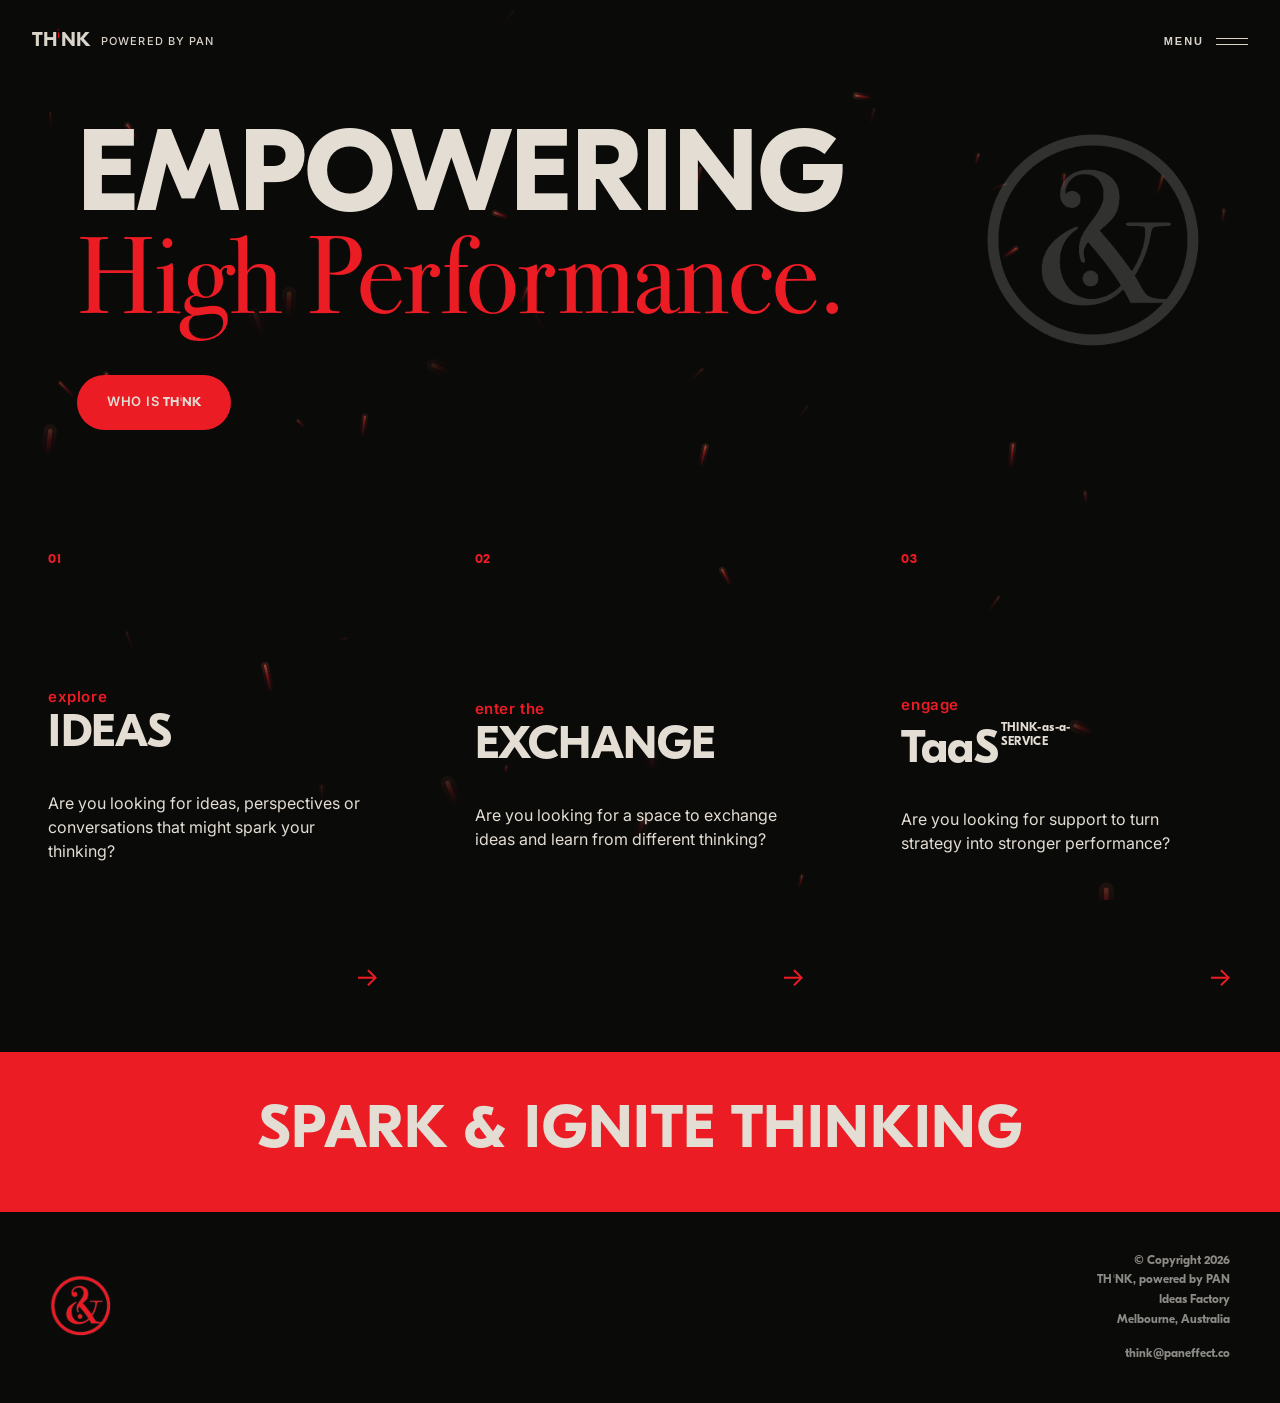
<file: _backup_pre_GA4/index.html>
<!DOCTYPE html>
<html lang="en">
<head>
<meta charset="UTF-8">
<meta name="viewport" content="width=device-width, initial-scale=1, maximum-scale=1">
<title>THiNK: Put the i back into thinking</title>
<link rel="icon" href="favicon.ico" sizes="any">
<link rel="icon" type="image/png" sizes="32x32" href="favicon-32.png">
<link rel="icon" type="image/png" sizes="192x192" href="icon-192.png">
<link rel="apple-touch-icon" href="apple-touch-icon.png">
<meta name="description" content="THiNK, powered by PAN — put the i back into thinking. An ideas factory for real-world transformation.">
<link rel="preconnect" href="https://fonts.googleapis.com">
<link rel="preconnect" href="https://fonts.gstatic.com" crossorigin>
<link href="https://fonts.googleapis.com/css2?family=Archivo:wght@500;600;700;800;900&family=Inter:wght@400;500;600&family=Bodoni+Moda:ital,wght@0,400;0,500;0,600;1,400&display=swap" rel="stylesheet">
<style>
  @font-face{
    font-family:'GT Eesti Display';
    src:url([data-uri]) format('woff2');
    font-weight:700 900;
    font-style:normal;
    font-display:swap;
  }
  @font-face{
    font-family:'Bodoni 72';
    src:url([data-uri]) format('woff2');
    font-weight:400 600;
    font-style:normal;
    font-display:swap;
  }
  :root{
    --black:#0a0a09;
    --ink:#E3DDD3;
    --grey:#8a877f;
    --line:#232220;
    --red:#eb1c24;
    --panel:#121110;
    --beige:#E3DDD3;
    --serif-tight: -0.02em;
  }
  *{margin:0;padding:0;box-sizing:border-box;}
  html{scroll-behavior:smooth;background:#0a0a09;}
  body{
    background:transparent;
    color:var(--ink);
    font-family:'Inter',sans-serif;
    font-weight:400;
    line-height:1.5;
    overflow-x:hidden;
    font-synthesis:none;
  }
  #emberCanvas{
    position:fixed;inset:0;width:100vw;height:100vh;
    z-index:0;pointer-events:none;display:block;
  }
  ::selection{background:var(--red);color:var(--black);}
  a{color:inherit;text-decoration:none;}

  h1,h2,h3,.disp{
    font-family:'GT Eesti Display','Archivo',sans-serif;
    font-weight:800;
    letter-spacing:var(--serif-tight);
    line-height:1.02;
    text-transform:uppercase;
  }

  .wrap{max-width:1180px;margin:0 auto;padding:0 32px;}
  @media (max-width:640px){.wrap{padding:0 22px;}}

  .eyebrow{
    font-family:'Inter',sans-serif;
    font-size:12px;
    font-weight:600;
    letter-spacing:0.18em;
    text-transform:uppercase;
    color:var(--red);
    display:flex;align-items:center;gap:10px;
    margin-bottom:var(--eyebrow-gap);
  }
  .eyebrow::before{content:"";width:20px;height:1px;background:var(--red);}

  /* NAV */
  header{
    position:fixed;top:0;left:0;right:0;z-index:100;
    display:flex;align-items:center;justify-content:space-between;
    padding:26px 32px;
    mix-blend-mode:difference;
  }
  @media (max-width:640px){header{padding:20px 22px;}}
  .logo{
    font-family:'GT Eesti Display','Archivo',sans-serif;
    font-weight:800;
    font-size:20px;
    letter-spacing:0.02em;
    display:flex;align-items:center;gap:10px;
  }
  .logo img.logo-mark{height:22px;width:auto;display:block;}
  .logo-inline{height:0.85em;width:auto;vertical-align:-0.12em;display:inline-block;margin:0 1px;}
  .logo-sub{
    font-family:'Inter',sans-serif;
    font-weight:500;
    font-size:11px;
    letter-spacing:0.1em;
    text-transform:uppercase;
    color:var(--ink);
  }
  @media (max-width:640px){.logo-sub{display:none;}}
  .menu-btn{
    font-size:11px;font-weight:600;letter-spacing:0.18em;text-transform:uppercase;
    display:flex;align-items:center;gap:12px;cursor:pointer;background:none;border:none;color:var(--ink);
    transition:transform .12s ease;
  }
  .menu-btn .bars{width:32px;height:7px;position:relative;}
  .menu-btn .bars span{position:absolute;left:0;right:0;height:1px;background:var(--ink);transition:transform .35s cubic-bezier(.22,.61,.36,1),background-color .35s ease;}
  .menu-btn .bars span:first-child{top:0;}
  .menu-btn .bars span:last-child{bottom:0;}
  /* hover: bars slide toward each other + pick up the red accent */
  .menu-btn:hover .bars span{background-color:var(--red);}
  .menu-btn:hover .bars span:first-child{transform:translateX(4px);}
  .menu-btn:hover .bars span:last-child{transform:translateX(-4px);}
  /* click: subtle press */
  .menu-btn:active{transform:scale(.94);}

  /* NAV OVERLAY */
  .overlay{
    position:fixed;inset:0;z-index:200;
    background:var(--black);
    display:flex;flex-direction:column;justify-content:center;
    padding:32px;
    overflow:hidden;
    transform:translateY(-100%);
    transition:transform .5s cubic-bezier(.7,0,.2,1);
  }
  .overlay.open{transform:translateY(0);}
  /* Sits on the exact same line as the .menu-btn (which is vertically
     centred against the taller logo, ~9px below the header padding), so
     leaving the cursor where the Menu button was lands on Close. */
  .overlay-close{
    position:absolute;top:35px;right:32px;
    font-size:11px;font-weight:600;letter-spacing:0.18em;text-transform:uppercase;
    background:none;border:none;color:var(--ink);cursor:pointer;
  }
  @media (max-width:640px){.overlay-close{top:29px;right:22px;}}
  @media (max-width:640px){
    .overlay{padding:32px 22px;}
    .overlay nav a{font-size:clamp(16px,5.6vw,40px);letter-spacing:-0.01em;white-space:nowrap;}
  }
  .overlay nav{display:flex;flex-direction:column;gap:6px;}
  .overlay nav a{
    font-family:'GT Eesti Display','Archivo',sans-serif;font-weight:800;
    font-size:clamp(32px,7vw,64px);text-transform:uppercase;
    color:var(--ink);
    padding:10px 0;
    transition:color .25s, padding-left .25s;
  }
  .overlay nav a:hover{color:var(--ink);padding-left:14px;}
  .overlay nav a span{color:var(--red);font-size:0.4em;vertical-align:super;margin-right:8px;}
  .overlay nav a .brand-logo,
  .overlay nav a .brand-logo-i{
    font-family:'GT Eesti Display','Archivo',sans-serif;font-weight:800;font-style:normal;
    text-transform:uppercase;color:inherit;vertical-align:baseline;font-size:1em;letter-spacing:inherit;
  }
  .overlay-foot{margin-top:40px;font-size:15px;color:var(--ink);}
  .overlay-foot a{color:var(--red);text-decoration:none;transition:opacity .25s ease;}
  .overlay-foot a:hover{opacity:.7;}

  section{position:relative;padding:min(18vh,150px) 0;}
  /* --eyebrow-gap: the single spacing between a section eyebrow (.num or
     .eyebrow) and its title, applied identically everywhere. */
  :root{--eyebrow-gap:22px;}
  .num{
    font-family:'Inter',sans-serif;
    font-size:12px;
    font-weight:600;
    letter-spacing:0.18em;
    text-transform:uppercase;
    color:var(--red);
    display:flex;align-items:center;gap:10px;
    margin-bottom:var(--eyebrow-gap);
  }
  .num::before{content:"";width:20px;height:1px;background:var(--red);}
  .num .brand-logo{color:var(--red);}

  /* HERO */
  #hero{
    min-height:100vh;display:flex;flex-direction:column;justify-content:center;
    background:var(--black);
  }
  #hero .wrap{padding-top:100px;}
  .hero-head{
    font-size:clamp(32px,5.6vw,80px);
    margin:22px 0 26px;
  }
  .hero-head .i{
    color:var(--red);
    font-family:'Bodoni 72','Bodoni Moda','Bodoni MT',Georgia,serif;
    font-style:normal;
    font-weight:500;
    font-size:1.4em;
    text-transform:lowercase;
    letter-spacing:0;
  }
  .i-inline{
    color:var(--red);
    font-style:normal;
  }
  .hero-purpose{
    max-width:600px;
    font-family:'GT Eesti Display','Archivo',sans-serif;
    font-weight:700;
    font-size:clamp(17px,2.2vw,23px);
    color:var(--ink);
    margin-bottom:20px;
  }
  .hero-sub{
    max-width:560px;
    font-size:clamp(16px,2vw,20px);
    color:var(--ink);
    margin-bottom:44px;
  }
  .cta-row{display:flex;gap:18px;flex-wrap:wrap;align-items:center;}
  .btn{
    font-family:'Inter',sans-serif;font-weight:600;font-size:13px;letter-spacing:.06em;text-transform:uppercase;
    padding:17px 30px;border-radius:100px;
    display:inline-flex;align-items:center;gap:10px;
    transition:transform .25s, background .25s, color .25s;
  }
  .btn-primary{background:var(--red);color:var(--ink);}
  .btn-primary:hover{background:var(--ink);color:var(--black);transform:translateY(-2px);}
  .btn-primary .brand-logo,.btn-primary .brand-logo-i{color:inherit;font-style:normal;}
  .btn-ghost{border:1px solid var(--line);color:var(--ink);}
  .btn-ghost:hover{border-color:var(--ink);transform:translateY(-2px);}
  .btn-black{background:var(--black);color:var(--ink);border:1px solid var(--black);}
  .btn-black:hover{background:var(--panel);transform:translateY(-2px);}
  .scroll-cue{
    position:absolute;bottom:36px;left:50%;transform:translateX(-50%);
    font-size:11px;letter-spacing:.18em;text-transform:uppercase;color:var(--ink);
    display:flex;flex-direction:column;align-items:center;gap:10px;
  }
  .scroll-cue .line{width:1px;height:34px;background:linear-gradient(var(--red),transparent);animation:pulse 2s infinite;}
  @keyframes pulse{0%,100%{opacity:.3}50%{opacity:1}}

  /* GENERIC REVEAL */
  .reveal{opacity:0;transform:translateY(28px);transition:opacity .8s ease, transform .8s ease;}
  .reveal.in{opacity:1;transform:none;}

  /* SECTION HEAD */
  .s-head{max-width:820px;}
  /* line-height 1.12 (vs the base 1.02) so the enlarged italic word — e.g.
     "operators" at 1.4em — clears the line below it instead of overlapping. */
  .s-head h2{font-size:clamp(30px,5vw,58px);line-height:1.12;}
  /* Trim the title's line box to the cap height at the top. Without this, a
     large italic word on the FIRST line (e.g. "engage") inflates that line and
     pushes the caps down, so the eyebrow→title gap looked bigger on those
     sections than on ones where the italic word wraps to line 2 (e.g.
     "thinking"). Trimming makes the gap even across all sections. Progressive
     enhancement: browsers without text-box support fall back to the old look. */
  .s-head h2, .taas-head, #final h2{
    text-box-trim:trim-start;
    text-box-edge:cap alphabetic;
    text-box:trim-start cap alphabetic;
  }
  .s-head h2 em{
    color:var(--red);
    font-style:normal;
    font-family:'Bodoni 72','Bodoni Moda','Bodoni MT',Georgia,serif;
    font-weight:500;
    font-size:1.4em;
    text-transform:lowercase;
  }
  .s-head h2 em.cap{text-transform:none;}
  .arch-head-logo{height:1.368em;width:auto;vertical-align:-0.36em;display:inline-block;}
  .stop{font-size:1em;}
  .arrow-sep{
    color:var(--ink);
    font-family:'GT Eesti Display','Archivo',sans-serif;
    font-weight:400;
    font-size:.7em;
    display:inline-block;
    margin:0 .02em;
    vertical-align:middle;
  }
  .lede{max-width:560px;color:var(--ink);font-size:17px;margin-top:22px;}
  .bio-copy{max-width:680px;color:var(--ink);font-size:16px;line-height:1.65;margin-top:20px;}

  /* WHAT / WHY split */
  .gap-copy{max-width:680px;color:var(--ink);font-size:16px;line-height:1.75;margin-top:32px;}
  .gap-copy + .gap-copy{margin-top:16px;}
  /* same font, size and spacing as the body copy above it, just in red */
  .mindset-quote{
    font-family:'Inter',sans-serif;font-weight:400;font-style:normal;
    color:var(--red);font-size:17px;line-height:1.6;
    max-width:calc(var(--jp-width, 832px) - var(--jp-bleed, 48px));margin:16px 0 0;
  }
  .big-stat{font-family:'GT Eesti Display','Archivo',sans-serif;font-size:clamp(40px,6vw,80px);font-weight:800;color:var(--ink);}

  /* triad list (why) */
  .triad{margin-top:56px;display:flex;flex-direction:column;}
  .triad-row{
    display:grid;grid-template-columns:180px 1fr 40px;gap:24px;align-items:center;
    padding:26px 0;
    transition:padding-left .3s;
  }
  .triad-row:hover{padding-left:14px;}
  .triad-row .from{color:var(--ink);font-size:14px;}
  .triad-row .to{font-family:'GT Eesti Display','Archivo',sans-serif;font-weight:700;font-size:19px;}
  .triad-row .arrow{color:var(--red);font-size:20px;text-align:right;}
  @media (max-width:640px){.triad-row{grid-template-columns:1fr 26px;}.triad-row .from{grid-column:1/3;}}

  /* TaaS */
  #taas{
    background:transparent;
  }
  .lc{text-transform:lowercase;}
  .keep-case{text-transform:none;}
  .taas-head{font-size:clamp(30px,5vw,58px);line-height:1.12;}
  .taas-head .service{color:var(--red);font-family:'Bodoni 72','Bodoni Moda','Bodoni MT',Georgia,serif;font-style:normal;font-weight:500;font-size:1.4em;text-transform:lowercase;}
  .taas-line{max-width:600px;color:var(--ink);font-size:18px;margin-top:24px;}

  /* pillars */
  .pillars{display:grid;grid-template-columns:repeat(3,1fr);gap:1px;background:transparent;margin-top:56px;}
  @media (max-width:800px){.pillars{grid-template-columns:1fr;}}
  .pillar{background:transparent;padding:38px 30px;transition:background-color .45s ease;}
  .pillar .num{margin-bottom:30px;}
  .pillar h3{font-size:22px;margin-bottom:14px;}
  .pillar p{color:var(--ink);font-size:15px;}

  /* how we help grid */
  .help-grid{display:grid;grid-template-columns:repeat(4,1fr);gap:1px;background:transparent;margin-top:56px;}
  @media (max-width:900px){.help-grid{grid-template-columns:repeat(2,1fr);}}
  @media (max-width:520px){.help-grid{grid-template-columns:1fr;}}
  .help-card{
    background:transparent;padding:34px 26px;min-height:230px;
    display:flex;flex-direction:column;justify-content:space-between;
    cursor:pointer;transition:background-color .45s ease;
  }
  .help-card .num{color:var(--ink);}
  .help-card h3{font-size:20px;margin:14px 0 10px;}
  .help-card p{
    color:var(--ink);font-size:14px;max-height:0;overflow:hidden;
    transition:max-height .35s ease;
  }
  .help-card:hover p, .help-card.active p{max-height:120px;}

  /* same reversed PAN hover as the home panels: the card under the cursor fills beige and its
     beige text flips to black (red accents stay red). --ink is re-pointed inside the card only. */
  @media (hover:hover){
    .pillar:hover, .help-card:hover, .impact-card:hover{background-color:var(--beige);--ink:var(--black);}
  }
  .help-card.active{background-color:var(--beige);--ink:var(--black);}

  /* IDEAS PAGE: live Substack feed columns */
  .ideas-feed{
    display:grid;grid-template-columns:1fr 1fr;gap:64px;
    margin-top:64px;padding-top:48px;
  }
  @media (max-width:800px){.ideas-feed{grid-template-columns:1fr;gap:44px;}}
  /* column titles match the page subtitle (e.g. 'Ideas to spark & ignite thinking.') */
  .feed-col-title{
    font-family:'Inter',sans-serif;font-weight:700;
    font-size:clamp(20px,2.4vw,28px);line-height:1.3;
    letter-spacing:0;text-transform:none;color:var(--ink);
    padding-bottom:0;margin-bottom:12px;
  }
  .feed-list{display:flex;flex-direction:column;gap:26px;}
  /* each Substack item is a panel that fills beige on hover, like the home page panels */
  .feed-list{margin:0 -28px;gap:6px;}
  .feed-item{
    display:block;padding:26px 28px;color:var(--ink);
    background-color:transparent;transition:background-color .45s ease, color .45s ease;
  }
  @media (hover:hover){
    .feed-item:hover{background-color:var(--beige);--ink:var(--black);}
  }
  .feed-item:focus-visible{background-color:var(--beige);--ink:var(--black);outline:none;}
  .feed-status{padding:0 28px;}
  @media (max-width:640px){.feed-list{margin:0 -20px;}.feed-item{padding:22px 20px;}.feed-status{padding:0 20px;}}
  .feed-item-date{
    font-family:'Inter',sans-serif;font-size:11px;font-weight:600;
    letter-spacing:.1em;text-transform:uppercase;color:var(--ink);opacity:.55;
  }
  .feed-item-title{
    font-family:'GT Eesti Display','Archivo',sans-serif;font-weight:700;
    font-size:19px;line-height:1.28;margin:10px 0 8px;
    text-transform:none;letter-spacing:0;transition:color .2s;
  }
  .feed-item-title{color:var(--ink);transition:color .45s ease;}
  .feed-item-sub{color:var(--ink);opacity:.75;font-size:14px;line-height:1.55;font-family:'Inter',sans-serif;}
  .feed-status{color:var(--ink);opacity:.6;font-size:14px;line-height:1.6;}
  .feed-status a{color:var(--red);text-decoration:underline;text-underline-offset:3px;}

  /* IDEAS PAGE: Substack subscribe, sitting under the title block; the email field
     matches the Exchange form fields (underline, beige while typing) */
  .ideas-subscribe{
    display:flex;align-items:flex-end;gap:20px;flex-wrap:wrap;
    margin-top:34px;max-width:calc(var(--jp-width, 832px) - var(--jp-bleed, 48px));
  }
  .ideas-subscribe-input{
    flex:1;min-width:220px;
    font-family:'Inter',sans-serif;font-size:16px;color:var(--ink);
    background:transparent;border:none;border-bottom:1px solid var(--line);border-radius:0;
    padding:12px 14px;outline:none;caret-color:var(--red);
    transition:border-color .25s, background-color .45s ease, color .45s ease;
  }
  .ideas-subscribe-input::placeholder{color:var(--ink);opacity:.5;}
  .ideas-subscribe-input:focus{border-color:var(--red);background-color:var(--beige);color:var(--black);}
  .ideas-subscribe-input:focus::placeholder{color:var(--black);}
  .ideas-subscribe-btn{border:none;cursor:pointer;flex:none;}
  /* intro copy: same size and width as the Exchange intro */
  #media .s-head{max-width:none;}
  #media .ideas-intro{margin-top:44px;}
  #media .ideas-intro .lede{max-width:calc(var(--jp-width, 832px) - var(--jp-bleed, 48px));margin-top:0;}
  #media .ideas-intro .lede + .lede{margin-top:16px;}
  #media .ideas-intro .lede.ideas-explore{margin-top:40px;}
  @media (max-width:700px){
    .ideas-subscribe-input{min-width:0;width:100%;flex:1 1 100%;}
  }
  /* subscribe sits in the same beige-on-hover box as the Exchange sign-up */
  /* box lines up with the copy: same left edge and same width as the paragraphs above */
  .join-panel.ideas-sub-panel{margin:40px 0 0;max-width:calc(var(--jp-width, 832px) - var(--jp-bleed, 48px));}
  .ideas-sub-panel .ideas-subscribe{margin-top:0;max-width:none;}
  .join-panel:hover .ideas-subscribe-input, .join-panel:focus-within .ideas-subscribe-input{border-bottom-color:rgba(10,10,9,0.25);}
  .join-panel .ideas-subscribe-input:focus{background-color:var(--black);color:var(--beige);border-color:var(--red);}
  .join-panel .ideas-subscribe-input:focus::placeholder{color:var(--beige);}
  /* Ideas page ends flush on the banner: the 'explore more' link is the last panel */
  #media{padding-bottom:0;}
  .ideas-more{
    display:flex;align-items:center;gap:14px;margin:40px -28px 0;padding:30px 28px;
    font-family:'Inter',sans-serif;font-weight:600;font-size:13px;letter-spacing:.14em;text-transform:uppercase;
    color:var(--ink);background-color:transparent;transition:background-color .45s ease, color .45s ease;
  }
  .ideas-more-arrow{color:var(--red);font-size:22px;letter-spacing:0;transition:transform .3s;}
  @media (hover:hover){
    .ideas-more:hover{background-color:var(--beige);--ink:var(--black);}
    .ideas-more:hover .ideas-more-arrow{transform:translateX(8px);}
  }
  .ideas-more:focus-visible{background-color:var(--beige);--ink:var(--black);outline:none;}
  @media (max-width:640px){.ideas-more{margin:32px -20px 0;padding:26px 20px;}}

  /* ===== Mirrored section style (TaaS + About), matching Ideas / Exchange:
     big title with red rule, bold subtitle, then body copy at one size and width ===== */
  .x-sec .x-head{max-width:none;text-align:left;margin-left:0;margin-right:0;}
  .x-sec h2.ex-title{margin:0;max-width:none;}
  .x-sec .x-head .ex-tagline + .lede,
  .x-sec .x-head .ex-tagline + .bio-copy{margin-top:28px;}
  .x-sec .lede, .x-sec .bio-copy, .x-sec .taas-line, .x-sec .gap-copy{
    font-size:17px;line-height:1.6;color:var(--ink);
    max-width:calc(var(--jp-width, 832px) - var(--jp-bleed, 48px));margin-left:0;margin-right:0;
  }
  .x-sec .bio-copy, .x-sec .gap-copy{margin-top:16px;}
  .x-sec .x-head + .taas-line, .x-sec .x-head + .gap-copy{margin-top:28px;}
  .x-sec .taas-line{margin-top:16px;}
  /* About architecture: heading block now left-aligned; the visual stays centred */
  #architecture.x-sec .x-head{text-align:left;}
  /* TaaS closing form: same layout as the Exchange sign-up, flush on the banner */
  #final.x-sec{text-align:left;padding-bottom:0;}
  #final.x-sec h2.ex-title{margin:0;max-width:none;}
  #final.x-sec .lede{margin-top:28px;}
  #final.x-sec .join-panel{margin-top:40px;padding-top:22px;}
  #final.x-sec .enquiry-form{margin:0;max-width:none;}
  /* About closing links: two panels flush on the banner */
  #who.x-sec{padding-bottom:0;}
  /* About page: tighter spacing between sections */
  #different, #cases, #does, #architecture, #who{padding-top:min(10vh,90px);padding-bottom:min(10vh,90px);}
  #different{padding-top:min(18vh,150px);}
  /* TaaS page: same tighter section spacing as About */
  #taas, #offerings, #mindset, #faq, #final{padding-top:min(10vh,90px);padding-bottom:min(10vh,90px);}
  #taas{padding-top:min(18vh,150px);}
  #final.x-sec{padding-bottom:0;}
  #who.x-sec{padding-bottom:0;}
  .x-more-row{display:grid;grid-template-columns:1fr 1fr;margin:48px -28px 0;}
  .x-more-row .ideas-more{margin:0;}
  @media (max-width:640px){.x-more-row{grid-template-columns:1fr;margin:36px -20px 0;}}

  /* Touch screens: the panel crossing the middle of the screen while scrolling ('is-lit',
     set by script) gets the same beige state as a mouse hover on desktop */
  @media (hover:none){
    .panel-btn.is-lit{background-color:var(--ink);}
    .panel-btn.is-lit .panel-emphasis,
    .panel-btn.is-lit .panel-taas-sup,
    .panel-btn.is-lit .panel-sup,
    .panel-btn.is-lit .panel-tag{color:var(--black);}
    .panel-btn.is-lit .panel-title::after{width:64px;}
    .feed-item.is-lit, .pillar.is-lit, .help-card.is-lit, .faq-item.is-lit,
    .ideas-more.is-lit, .case-tile.is-active.is-lit, .join-panel.is-lit{
      background-color:var(--beige);--ink:var(--black);
    }
    .ideas-more.is-lit .ideas-more-arrow{transform:translateX(8px);}
    .join-panel.is-lit .btn-primary{color:var(--beige);}
    .join-panel.is-lit .field input, .join-panel.is-lit .ideas-subscribe-input{border-bottom-color:rgba(10,10,9,0.25);}
  }

  /* architecture: solar system visual */
  #architecture{text-align:center;overflow:hidden;}
  .arch-stage{
    position:relative;
    width:min(720px,100%);
    aspect-ratio:1/1;
    margin:60px auto 0;
    border-radius:50%;
    background:radial-gradient(circle at 50% 45%, #150d0b 0%, #0d0908 38%, #070605 62%, #030302 100%);
    box-shadow:0 0 120px rgba(235,28,36,0.08);
  }
  .arch-stage canvas{
    position:absolute;inset:0;width:100%;height:100%;display:block;
  }
  .arch-labels{
    position:absolute;inset:0;pointer-events:none;
  }
  .arch-label{
    position:absolute;
    transform:translate(-50%,-50%);
    font-family:'Inter',sans-serif;
    font-weight:600;
    font-size:10.5px;
    line-height:1.3;
    letter-spacing:.02em;
    white-space:normal;
    text-align:center;
    padding:6px 12px;
    border-radius:12px;
    border:1px solid rgba(235,28,36,0.35);
    background:rgba(8,6,5,0.62);
    backdrop-filter:blur(2px);
    pointer-events:auto;
    cursor:pointer;
    transition:opacity .25s, border-color .25s, background .25s;
    width:132px;
  }
  @media (min-width:640px){
    .arch-label{width:150px;font-size:11.5px;}
  }
  /* essence statements fill beige on hover / when selected, like the panels across the site */
  .arch-label{transition:opacity .25s, border-color .25s, background-color .45s ease, color .45s ease;}
  .arch-label:hover, .arch-label.active{
    border-color:var(--beige);
    background:var(--beige);
    backdrop-filter:none;
    opacity:1 !important;z-index:200 !important;
  }
  .arch-label:hover .dot, .arch-label.active .dot{box-shadow:none;}
  .arch-label .dot{
    display:inline-block;width:6px;height:6px;border-radius:50%;
    margin-right:7px;vertical-align:middle;
    box-shadow:0 0 8px currentColor;
  }
  .arch-purpose-tag{
    position:absolute;left:50%;top:50%;transform:translate(-50%,-50%);
    font-family:'GT Eesti Display','Archivo',sans-serif;font-weight:800;font-size:clamp(16px,2.8vw,22px);
    letter-spacing:.08em;color:var(--red);text-transform:uppercase;
    pointer-events:auto;cursor:pointer;text-shadow:0 0 22px rgba(235,28,36,0.55);
    padding:10px 16px;border-radius:14px;border:1px solid transparent;
    transition:border-color .25s, background .25s, text-shadow .25s;
  }
  .arch-purpose-tag:hover, .arch-purpose-tag.active{
    border-color:var(--beige);
    background:var(--beige);
    text-shadow:none;
  }
  .arch-caption{
    margin-top:34px;min-height:104px;color:var(--ink);font-size:15px;max-width:520px;margin-left:auto;margin-right:auto;
    box-sizing:border-box;padding:18px 22px;
    border-top:1px solid transparent;
    transition:opacity .25s, border-color .35s ease;
  }
  /* selected state: a quiet hairline above marks the zone; the red node title
     carries the emphasis, the supporting line stays understated. */
  .arch-caption.is-selected{
    border-top-color:rgba(235,28,36,0.16);
    padding-top:24px;
  }
  .arch-caption .cap-prompt{opacity:.6;}
  .arch-caption .cap-title{
    display:block;
    font-family:'GT Eesti Display','Archivo',sans-serif;
    font-weight:800;
    font-size:clamp(13px,1.7vw,16px);
    line-height:1.3;
    letter-spacing:.06em;
    text-transform:uppercase;
    color:var(--red);
    margin-bottom:14px;
  }
  .arch-caption .cap-text{
    display:block;color:var(--ink);opacity:.45;font-size:13.5px;line-height:1.6;
  }
  @keyframes archCapIn{from{opacity:0;transform:translateY(10px);}to{opacity:1;transform:none;}}
  .arch-caption .cap-title{animation:archCapIn .45s cubic-bezier(.22,.61,.36,1) both;}
  .arch-caption .cap-text{animation:archCapIn .45s cubic-bezier(.22,.61,.36,1) .09s both;}
  @media (prefers-reduced-motion: reduce){
    .arch-caption .cap-title, .arch-caption .cap-text{animation:none;}
  }
  .arch-caption.is-selected + .arch-hint{margin-top:16px;}
  .arch-hint{margin-top:8px;font-size:11px;letter-spacing:.1em;text-transform:uppercase;color:var(--ink);opacity:.55;}

  /* who is for: chips */
  .chip-row{display:flex;flex-wrap:wrap;gap:14px;margin-top:50px;}
  .chip{
    border:1px solid var(--line);border-radius:100px;padding:14px 26px;
    font-size:15px;color:var(--ink);
    transition:border-color .25s, color .25s;
  }
  .chip:hover{border-color:var(--red);color:var(--ink);}

  /* who is for: dynamic scrolling industries ticker (mixes GT Eesti bold + red Bodoni 72) */
  .industries-marquee{
    margin-top:56px;overflow:hidden;padding:30px 0;
  }
  .industries-track{
    display:flex;align-items:baseline;gap:26px;width:max-content;white-space:nowrap;
    animation:indScroll 44s linear infinite;
  }
  .industries-marquee:hover .industries-track{animation-play-state:paused;}
  .ind{font-family:'GT Eesti Display','Archivo',sans-serif;font-weight:700;font-size:22px;color:var(--ink);text-transform:uppercase;letter-spacing:.01em;}
  .ind-sep{color:var(--line);font-size:20px;}
  @keyframes indScroll{from{transform:translateX(0);}to{transform:translateX(-50%);}}
  @media (prefers-reduced-motion: reduce){.industries-track{animation:none;}}

  /* outcomes: dynamic dual-row scrolling marquee */
  .unlock-marquee{
    margin-top:56px;display:flex;flex-direction:column;gap:22px;
    overflow:hidden;padding:34px 0;
    background:linear-gradient(180deg,transparent,rgba(235,28,36,0.04),transparent);
  }
  .unlock-row{
    display:flex;gap:20px;width:max-content;flex-wrap:nowrap;
    animation:unlockLeft 32s linear infinite;
  }
  .unlock-row.reverse{animation:unlockRight 38s linear infinite;}
  .unlock-row:hover{animation-play-state:paused;}
  .unlock-chip{
    display:inline-flex;align-items:center;gap:12px;white-space:nowrap;
    border:1px solid var(--line);border-radius:100px;padding:16px 30px;
    font-family:'GT Eesti Display','Archivo',sans-serif;font-weight:700;font-size:16px;
    color:var(--ink);background:var(--panel);transition:border-color .25s;
  }
  .unlock-chip:hover{border-color:var(--red);}
  .unlock-chip .dot{width:8px;height:8px;border-radius:50%;background:var(--red);display:inline-block;flex:none;}
  @keyframes unlockLeft{from{transform:translateX(0);}to{transform:translateX(-50%);}}
  @keyframes unlockRight{from{transform:translateX(-50%);}to{transform:translateX(0);}}
  @media (prefers-reduced-motion: reduce){
    .unlock-row, .unlock-row.reverse{animation:none;}
  }

  /* ===== TaaS page: track-record impact grid (GT Eesti bold labels + red Bodoni 72 figures) ===== */
  .impact-grid{display:grid;grid-template-columns:repeat(3,1fr);gap:1px;background:transparent;margin-top:56px;}
  @media (max-width:900px){.impact-grid{grid-template-columns:repeat(2,1fr);}}
  @media (max-width:600px){.impact-grid{grid-template-columns:1fr;}}
  .impact-card{
    background:transparent;padding:38px 30px;transition:background-color .45s ease;
    display:flex;flex-direction:column;gap:14px;
  }
  .impact-figure{
    font-family:'Bodoni 72','Bodoni Moda','Bodoni MT',Georgia,serif;
    font-style:normal;color:var(--red);font-weight:500;font-size:clamp(24px,3vw,34px);line-height:1.15;
  }
  .impact-label{
    font-family:'GT Eesti Display','Archivo',sans-serif;font-weight:700;
    color:var(--ink);font-size:14.5px;line-height:1.5;text-transform:none;letter-spacing:0;
  }

  /* ===== TaaS page: offerings grid (Project / Execution / Lab / Bespoke) ===== */
  .offer-grid{
    display:grid;grid-template-columns:repeat(2,1fr);gap:26px;margin-top:56px;
    align-items:start;
  }
  @media (max-width:640px){.offer-grid{grid-template-columns:1fr;}}
  /* Cards auto-size to their (taller) back face — the two faces are stacked in
     one grid cell so the card is as tall as its content, never scrolls, and a
     small script (equalizeOfferCards in app.js) sets every card to the tallest
     card's height so they all match. --offer-h is written by that script. */
  .offer-flip{
    position:relative;perspective:1800px;cursor:pointer;outline:none;
    min-height:var(--offer-h, 440px);
    display:flex;flex-direction:column;
    background:transparent;
  }
  /* flex:1 makes the inner (and its grid-stacked faces) fill the full card
     height even when the card is stretched taller than its content, so the
     back face's black background reaches the whole outline. */
  .offer-flip-inner{
    position:relative;width:100%;flex:1;
    display:grid;
    transition:transform .8s cubic-bezier(.7,0,.2,1);
    transform-style:preserve-3d;
  }
  .offer-flip.flipped .offer-flip-inner,
  .offer-flip:focus-visible .offer-flip-inner{
    transform:rotateY(180deg);
  }
  /* Hover-to-flip only for devices with a real pointer (mouse/trackpad).
     On touch, a tap leaves a "sticky" :hover behind, which fought with the
     tap-to-flip JS below and made the card look like it flipped at random —
     so touch relies solely on the .flipped class toggled by tapping. */
  @media (hover:hover) and (pointer:fine){
    .offer-flip:hover .offer-flip-inner{transform:rotateY(180deg);}
  }
  .offer-face{
    grid-area:1 / 1;backface-visibility:hidden;
    display:flex;flex-direction:column;padding:32px 28px;
  }
  .offer-front{justify-content:center;background:transparent;}
  .offer-back{
    transform:rotateY(180deg);justify-content:flex-start;
    background:var(--beige);--ink:var(--black);
  }
  .offer-slide-head{display:flex;align-items:baseline;gap:14px;margin-bottom:16px;flex-wrap:wrap;}
  .offer-index{
    font-family:'Bodoni 72','Bodoni Moda','Bodoni MT',Georgia,serif;
    font-style:normal;color:var(--red);font-weight:500;font-size:clamp(32px,3.4vw,46px);line-height:1;
  }
  .offer-title{
    font-family:'GT Eesti Display','Archivo',sans-serif;font-weight:800;text-transform:uppercase;
    color:var(--ink);font-size:clamp(20px,2.2vw,28px);
  }
  .offer-tagline{
    font-family:'GT Eesti Display','Archivo',sans-serif;font-weight:600;
    color:var(--red);font-size:16px;margin-bottom:20px;
  }
  .offer-copy{color:var(--ink);font-size:15px;line-height:1.75;margin-bottom:22px;}
  .offer-meta{display:grid;grid-template-columns:1fr 1fr;gap:20px;}
  @media (max-width:900px){.offer-meta{grid-template-columns:1fr;}}
  .offer-label{
    display:block;font-family:'Inter',sans-serif;font-weight:600;font-size:11px;
    letter-spacing:.12em;text-transform:uppercase;color:var(--red);margin-bottom:6px;
  }
  .offer-meta p{color:var(--ink);font-size:14.5px;line-height:1.6;}
  .offer-hint{
    margin-top:26px;display:flex;align-items:center;gap:12px;
    font-family:'Inter',sans-serif;font-weight:600;font-size:11px;
    letter-spacing:.14em;text-transform:uppercase;color:var(--ink);
  }
  .offer-hint-arrow{
    font-size:28px;line-height:1;color:var(--red);display:inline-block;
    transition:transform .35s;
  }
  @media (hover:hover) and (pointer:fine){
    .offer-flip:hover .offer-hint-arrow{transform:translateX(10px);}
  }
  .offer-flow{margin:32px auto 0;max-width:760px;color:var(--ink);font-size:15px;line-height:1.7;text-align:center;}
  @media (prefers-reduced-motion: reduce){.offer-flip-inner{transition:none;}}

  /* case study carousel (Why THiNK is Different) — all cards present from the start,
     slides via arrows/dots only; no scroll-jacking, page scroll stays completely normal */
  .case-strip-wrap{
    position:relative;margin-top:56px;
    display:flex;align-items:center;gap:18px;
  }
  /* vertical padding gives the active card's border room so overflow:hidden
     (which clips the sliding track horizontally) doesn't shave its top/bottom. */
  .case-strip-window{
    flex:1;overflow:hidden;position:relative;padding:14px 0;
    touch-action:pan-y; /* let JS drive horizontal swipes; vertical page scroll still works */
  }
  .case-strip-track{
    display:flex;gap:28px;align-items:stretch;
    transition:transform .6s cubic-bezier(.4,0,.2,1);
    will-change:transform;
  }
  @media (prefers-reduced-motion: reduce){.case-strip-track{transition:none;}}
  /* No fixed height / overflow: every tile stretches to the tallest one in the
     row (flex align-items:stretch), so all cards are the same size and none
     needs to scroll, at any width. */
  .case-tile{
    flex:0 0 auto;width:min(680px, 78vw);
    display:flex;flex-direction:column;justify-content:center;
    background:transparent;
    padding:48px 52px;
    text-align:center;
    opacity:.35;transform:scale(.92);
    transition:opacity .5s ease, transform .5s ease;
  }
  .case-tile.is-active{opacity:1;transform:scale(1);}
  /* beige panel on hover, like the home page panels (the centred, active case study) */
  .case-tile{color:var(--ink);transition:opacity .5s ease, transform .5s ease, background-color .45s ease;}
  @media (hover:hover){
    .case-tile.is-active:hover{background-color:var(--beige);--ink:var(--black);}
  }
  @media (max-width:700px){
    .case-tile{padding:44px 46px 32px;width:100%;max-width:100%;}
    .case-strip-wrap{gap:0;}
    .case-strip-window{width:100%;}
    .case-arrow-big{
      position:absolute;top:50%;transform:translateY(-50%);z-index:3;
      width:36px;height:36px;font-size:16px;
      background:rgba(10,10,9,0.55);
    }
    .case-prev{left:2px;}
    .case-next{right:2px;}
  }
  .case-slide-head{display:flex;align-items:baseline;justify-content:center;gap:20px;margin-bottom:18px;flex-wrap:wrap;}
  .case-index{
    font-family:'Bodoni 72','Bodoni Moda','Bodoni MT',Georgia,serif;
    font-style:normal;color:var(--red);font-weight:500;font-size:clamp(34px,4vw,52px);line-height:1;
  }
  .case-title{
    font-family:'GT Eesti Display','Archivo',sans-serif;font-weight:800;text-transform:uppercase;
    color:var(--ink);font-size:clamp(22px,2.6vw,32px);
  }
  .case-context{color:var(--ink);font-size:15px;line-height:1.7;max-width:560px;margin:0 auto 22px;}
  .case-relevance{max-width:560px;margin:0 auto;}
  .case-relevance-label{
    display:block;font-family:'Inter',sans-serif;font-weight:600;font-size:12px;
    letter-spacing:.12em;text-transform:uppercase;color:var(--red);margin-bottom:8px;
  }
  .case-relevance p{color:var(--ink);font-size:14px;line-height:1.6;}
  .case-arrow-big{
    flex:0 0 auto;
    background:var(--panel, rgba(255,255,255,0.03));border:1.5px solid var(--line);color:var(--ink);
    width:76px;height:76px;border-radius:50%;display:flex;align-items:center;justify-content:center;
    cursor:pointer;font-size:30px;transition:border-color .25s,color .25s,transform .25s,background .25s;
  }
  .case-arrow-big:hover{border-color:var(--red);color:var(--red);background:rgba(235,28,36,0.08);transform:scale(1.08);}
  @media (max-width:900px){
    .case-arrow-big{width:56px;height:56px;font-size:24px;}
    .case-strip-wrap{gap:10px;}
  }
  @media (max-width:520px){
    .case-arrow-big{width:44px;height:44px;font-size:19px;}
  }
  .case-dots{display:flex;gap:10px;flex-wrap:wrap;justify-content:center;margin-top:28px;}
  .case-dot{
    width:9px;height:9px;border-radius:50%;border:1px solid var(--line);background:transparent;
    cursor:pointer;padding:0;transition:background .3s,border-color .3s;
  }
  .case-dot.active{background:var(--red);border-color:var(--red);}
  .case-outro{margin:32px auto 0;max-width:760px;color:var(--ink);font-size:15px;line-height:1.7;text-align:center;}
  .case-outro + .case-outro{margin-top:16px;}

  /* ===== TaaS page: What THiNK Does — two-column layout with staggered fading insight/ideas/innovation on the right ===== */
  .does-layout{display:block;margin-top:0;}
  .does-fade-stage{
    position:relative;
  }
  @media (max-width:900px){.does-fade-stage{min-height:140px;padding-top:36px;}}
  .does-fade-word{
    position:absolute;left:44px;right:16px;
    font-family:'Bodoni 72','Bodoni Moda','Bodoni MT',Georgia,serif;font-weight:500;
    font-size:clamp(36px,4.4vw,58px);color:var(--red);text-transform:lowercase;
    opacity:0;transition:opacity 1.3s ease;text-align:left;
  }
  .does-fade-word.is-active{opacity:1;}
  .does-fade-word.does-fade-top{top:4%;}
  .does-fade-word.does-fade-mid{top:50%;transform:translateY(-50%);}
  .does-fade-word.does-fade-bottom{bottom:4%;}
  @media (max-width:900px){
    .does-fade-word{left:0;right:0;top:36px;bottom:0;transform:none;text-align:center;display:flex;align-items:center;justify-content:center;}
  }
  @media (prefers-reduced-motion: reduce){.does-fade-word{transition:none;}}


  /* FAQ */
  .faq-q{
    width:100%;text-align:left;background:none;border:none;color:var(--red);
    display:flex;justify-content:space-between;align-items:center;gap:20px;
    padding:26px 0;cursor:pointer;font-family:'GT Eesti Display','Archivo',sans-serif;font-weight:700;font-size:17px;
  }
  .faq-q .plus{font-size:22px;color:var(--red);flex:none;transition:transform .3s;font-weight:400;}
  .faq-q-text{flex:1;text-align:left;}
  .faq-item.open .plus{transform:rotate(45deg);}
  .faq-a{max-height:0;overflow:hidden;transition:max-height .35s ease;}
  .faq-a p{color:var(--ink);font-size:15px;padding:0 0 26px;max-width:680px;}
  /* FAQ rows are panels: beige on hover (and while open), like the home page panels */
  .faq-item{margin:0 -28px;padding:0 28px;color:var(--ink);background-color:transparent;transition:background-color .45s ease;}
  @media (hover:hover){ .faq-item:hover{background-color:var(--beige);--ink:var(--black);} }
  .faq-item.open{background-color:var(--beige);--ink:var(--black);}
  @media (max-width:640px){ .faq-item{margin:0 -20px;padding:0 20px;} }
  /* THiNK wordmark reads fully red in the FAQ only (questions and answers),
     rather than its usual beige-with-red-i everywhere else on the site. */
  #faq .brand-logo{color:var(--red);}

  /* final CTA */
  #final{
    text-align:center;padding-top:min(22vh,180px);padding-bottom:min(16vh,140px);
    background:transparent;
  }
  #final h2{font-size:clamp(30px,5vw,58px);line-height:1.12;max-width:900px;margin:0 auto 18px;}
  #final .lede{margin-top:0;}
  #final .cta-row{justify-content:center;margin-top:10px;}
  .enquiry-form{text-align:left;max-width:640px;margin:44px auto 0;}
  .enquiry-form button[type="submit"]{
    width:100%;justify-content:center;margin-top:36px;border:none;cursor:pointer;
  }
  .enquiry-success{margin:44px auto 0;max-width:640px;text-align:left;}

  footer{padding:50px 0 40px;}
  .foot-row{display:flex;justify-content:space-between;flex-wrap:wrap;gap:24px;font-size:13px;color:var(--ink);}
  .foot-row a:hover{color:var(--ink);}

  /* VIEW ROUTER */
  .view{display:none;}
  .view.active{display:block;}

  /* MINIMAL HOME: centred mark + statement, then the three core panels */
  #hero.home-stage{
    padding:0;background:transparent;border-bottom:none;
    min-height:auto;justify-content:flex-start;
    position:relative;overflow:hidden;
  }
  .home-hero{
    display:flex;flex-direction:column;align-items:flex-start;text-align:left;
    --hero-top:min(16vh,130px);
    padding:var(--hero-top) 6vw 64px;max-width:1400px;margin:0 auto;
    position:relative;z-index:2;width:100%;
  }
  .hero-mark{
    margin:0 0 34px;line-height:0.9;letter-spacing:-0.02em;
  }
  .hero-mark-line{
    display:block;
    font-family:'GT Eesti Display','Archivo',sans-serif;font-weight:800;text-transform:uppercase;
    color:var(--ink);
    font-size:clamp(42px,9vw,128px);
  }
  .hero-mark-emph{
    font-family:'Bodoni 72','Bodoni Moda','Bodoni MT',Georgia,serif;font-weight:500;font-style:normal;
    text-transform:none;color:var(--red);
    font-size:clamp(38px,8.6vw,124px);letter-spacing:-0.01em;
    margin-top:0.04em;
  }
  .hero-lede{
    font-family:'GT Eesti Display','Archivo',sans-serif;font-weight:500;text-transform:none;
    letter-spacing:0;color:var(--ink);
    font-size:clamp(16px,1.8vw,20px);line-height:1.5;
    max-width:520px;margin:6px 0 0;
  }
  .hero-flourish{
    /* right-hand side, top edge in line with the top of the title */
    position:absolute;right:6vw;top:var(--hero-top, min(16vh,130px));bottom:auto;
    width:min(220px,22vw);height:auto;opacity:.16;
    pointer-events:none;z-index:1;
  }
  @media (max-width:760px){
    /* narrow screens: tuck it beside the button so it never sits on the title */
    .hero-flourish{top:auto;bottom:56px;width:54px;}
  }
  .home-sub{
    font-family:'GT Eesti Display','Archivo',sans-serif;font-weight:700;text-transform:none;
    letter-spacing:0;color:var(--ink);
    font-size:clamp(16px,1.8vw,20px);line-height:1.55;
    max-width:560px;margin:0 auto;
  }
  .home-sub .i-inline{font-weight:700;}

  /* subtle emerging/fading values statements, rotating below the transparent brandmark */
  .values-veil{
    position:absolute;top:0;left:0;
    width:100%;height:100%;z-index:2;pointer-events:none;overflow:hidden;
  }
  .value-whisper{
    position:absolute;text-align:center;z-index:2;
    bottom:14px;
    --whisper-r:calc(min(6vw,90px) + min(220px,26vw)/2);
    right:var(--whisper-r);
    transform:translateX(50%);
    width:max-content;
    max-width:min(360px, calc(2*var(--whisper-r) - 24px), calc(2*(100vw - var(--whisper-r)) - 24px));
    white-space:normal;
    font-family:'Bodoni 72','Bodoni Moda','Bodoni MT',Georgia,serif;font-weight:500;font-style:normal;
    color:var(--ink);opacity:0;line-height:1.3;
    font-size:clamp(11px,1vw,13px);letter-spacing:.03em;
    animation-name:whisperRotate;animation-duration:25s;
    animation-timing-function:ease-in-out;animation-iteration-count:infinite;
  }
  .vw-1{animation-delay:0s;}
  .vw-2{animation-delay:5s;}
  .vw-3{animation-delay:10s;}
  .vw-4{animation-delay:15s;}
  .vw-5{animation-delay:20s;}
  @keyframes whisperRotate{
    0%{opacity:0;transform:translateX(50%) translateY(3px);}
    4%{opacity:.28;transform:translateX(50%) translateY(0);}
    16%{opacity:.28;transform:translateX(50%) translateY(0);}
    20%{opacity:0;transform:translateX(50%) translateY(-3px);}
    100%{opacity:0;transform:translateX(50%) translateY(-3px);}
  }
  @media (max-width:800px){
    .home-hero{padding-bottom:56px;}
    .value-whisper{font-size:10px;}
  }
  @media (prefers-reduced-motion: reduce){
    .value-whisper{animation:none;opacity:0;}
  }
  
  .panels{
    display:grid;grid-template-columns:repeat(3,1fr);
  }
  @media (max-width:900px){.panels{grid-template-columns:1fr;}}
  .panel-btn{
    all:unset;cursor:pointer;text-align:left;box-sizing:border-box;
    display:flex;flex-direction:column;justify-content:space-between;
    min-height:min(62vh,620px);padding:56px 48px;position:relative;
    background:transparent;
  }
  .panel-num{font-family:'GT Eesti Display','Archivo',sans-serif;font-size:13px;color:var(--red);font-weight:700;letter-spacing:.05em;}
  .panel-title{margin:26px 0 16px;line-height:1.05;display:flex;flex-direction:column;gap:8px;}
  .panel-lead{
    font-family:'Inter',sans-serif;font-weight:600;text-transform:lowercase;
    color:var(--red);font-size:15px;letter-spacing:.04em;
  }
  .panel-emphasis{
    font-family:'GT Eesti Display','Archivo',sans-serif;font-weight:800;text-transform:uppercase;
    color:var(--ink);font-size:clamp(28px,3.8vw,46px);line-height:1.02;letter-spacing:-0.01em;
  }
  .panel-taas-sup{
    display:inline-block;vertical-align:super;font-size:0.26em;line-height:1.2;
    font-weight:700;letter-spacing:.03em;text-transform:uppercase;color:var(--ink);
    margin-left:0.18em;max-width:6em;white-space:normal;
  }
  .panel-title img.logo-inline-lg{height:0.95em;width:auto;vertical-align:-0.06em;display:inline-block;}
  .panel-mark{position:relative;display:inline-block;}
  .panel-sup{
    position:absolute;top:-0.25em;left:100%;margin-left:0.16em;
    font-family:'GT Eesti Display','Archivo',sans-serif;font-weight:700;
    font-size:0.32em;letter-spacing:.03em;text-transform:uppercase;
    color:var(--ink);line-height:1.15;white-space:normal;max-width:7em;
  }
  .panel-sup-lg{font-size:0.42em;top:-0.3em;max-width:8em;}
  .taas-mark{
    font-family:'GT Eesti Display','Archivo',sans-serif;font-weight:800;
    text-transform:none;font-size:0.95em;display:inline-block;
  }
  .panel-tag{
    color:var(--ink);font-size:16px;font-family:'Inter',sans-serif;font-weight:400;
    text-transform:none;letter-spacing:0;max-width:320px;transition:color .3s;
  }
  .panel-btn:hover .panel-tag{color:var(--ink);}
  .panel-arrow{
    align-self:flex-end;color:var(--red);font-size:26px;
    transition:transform .3s;
  }
  .panel-btn:hover .panel-arrow{transform:translateX(8px);}
  @media (max-width:900px){
    .panel-btn{min-height:340px;padding:44px 32px;}
  }

  /* PAN-style hover: the panel under the cursor fills beige and its text flips to black (reverse of paneffect.co) */
  .panel-btn{transition:background-color .45s ease;}
  .panel-emphasis,.panel-taas-sup,.panel-sup{transition:color .45s ease;}
  .panel-title::after{
    content:"";display:block;height:2px;width:0;background:var(--red);
    margin-top:6px;transition:width .45s cubic-bezier(.22,.61,.36,1);
  }
  @media (hover:hover){
    .panel-btn:hover{background-color:var(--ink);}
    .panel-btn:hover .panel-emphasis,
    .panel-btn:hover .panel-taas-sup,
    .panel-btn:hover .panel-sup,
    .panel-btn:hover .panel-tag{color:var(--black);}
    .panel-btn:hover .panel-title::after{width:64px;}
  }
  .panel-btn:focus-visible{background-color:var(--ink);}
  .panel-btn:focus-visible .panel-emphasis,
  .panel-btn:focus-visible .panel-taas-sup,
  .panel-btn:focus-visible .panel-tag{color:var(--black);}
  .panel-btn:focus-visible .panel-title::after{width:64px;}

  /* SITE-WIDE FOOTER: PAN-style flipping banner bordering a dark footer banner, no gap */
  .flip-banner{
    position:relative;overflow:hidden;perspective:1400px;
    height:clamp(90px,14vw,160px);
    display:block;margin:0;
  }
  .hero-who-cta{
    margin:4px 0 0;
  }
  .hero-who-cta .btn .brand-logo,
  .hero-who-cta .btn .brand-logo-i{
    color:inherit;font-style:normal;
  }
  .flip-inner{
    position:relative;width:100%;height:100%;
    transform-style:preserve-3d;
    transition:transform 1s cubic-bezier(.7,0,.2,1);
  }
  .flip-inner.flipped{transform:rotateX(180deg);}
  .flip-face{
    position:absolute;inset:0;
    display:flex;align-items:center;justify-content:center;
    backface-visibility:hidden;
    font-family:'GT Eesti Display','Archivo',sans-serif;font-weight:800;text-transform:uppercase;
    font-size:clamp(26px,5.6vw,60px);letter-spacing:.01em;
  }
  .flip-front{background:var(--red);color:var(--ink);}
  .flip-back{background:transparent;color:var(--red);transform:rotateX(180deg);}
  @media (prefers-reduced-motion: reduce){.flip-inner{transition:none;}}
  @media (max-width:640px){
    .flip-face{font-size:clamp(14px,5vw,26px);letter-spacing:0;padding:0 20px;white-space:nowrap;}
  }

  /* Dark banner footer, sits flush beneath the flip banner on every page.
     Horizontal layout: PAN ampersand mark | copyright/address | contact,
     matching the paneffect.co reference. */
  .site-footer{
    padding:0;margin:0;border-top:none;
    background-color:transparent;background-image:none;
    position:relative;z-index:2;isolation:isolate;
    display:block;
  }
  .footer-row{
    display:flex;align-items:center;justify-content:space-between;flex-wrap:wrap;
    gap:32px;padding:40px 0;
  }
  .footer-mark-icon{
    flex:none;width:64px;height:64px;cursor:pointer;transition:opacity .25s ease;
    background-image:url('[data-uri]');
    background-size:contain;background-repeat:no-repeat;background-position:center;
  }
  .footer-mark-icon:hover{opacity:.72;}
  .footer-text{
    flex:none;margin-left:auto;text-align:right;
    font-family:'GT Eesti Display','Archivo',sans-serif;font-weight:400;
    color:#8c8a85;
  }
  .footer-text p{margin:0;font-size:12px;line-height:1.65;color:#8c8a85;font-weight:400;}
  .footer-text .brand-logo,
  .footer-text .brand-logo-i{color:#8c8a85;font-weight:400;}
  .footer-contact-block{margin-top:14px;}
  .footer-contact-label{
    font-size:12px;font-weight:400;color:#8c8a85;margin:0 0 3px;
  }
  .footer-contact-email{
    display:block;font-size:12px;font-weight:400;color:#8c8a85;
    text-decoration:none;
  }
  .footer-contact-email:hover{color:var(--red);}
  @media (max-width:700px){
    .footer-row{flex-direction:column;align-items:center;gap:22px;padding:36px 8px;}
    .footer-mark-icon{width:56px;height:56px;}
    .footer-text{text-align:center;margin-left:0;width:100%;}
  }

  /* Text-based THiNK wordmark: GT Eesti Bold beige, with a red Bodoni superscript i */
  .brand-logo{
    font-family:'GT Eesti Display','Archivo',sans-serif;font-weight:800;
    text-transform:uppercase;color:var(--ink);letter-spacing:.01em;
    white-space:nowrap;
  }
  .brand-logo-i{
    font-family:'Bodoni 72','Bodoni Moda','Bodoni MT',Georgia,serif;
    font-style:normal;font-weight:500;color:var(--red);
    vertical-align:super;font-size:0.62em;line-height:0;
    text-transform:lowercase;
  }


  @media (prefers-reduced-motion: reduce){
    html{scroll-behavior:auto;}
    .reveal{opacity:1;transform:none;transition:none;}
    .scroll-cue .line{animation:none;}
  }

  /* ===== EXCHANGE PAGE: audience flip panels ===== */
  .cta-support{margin-top:20px;color:var(--ink);font-size:14px;max-width:520px;line-height:1.6;}

  /* events supporting copy stacked */
  .bio-copy + .bio-copy{margin-top:16px;}

  .audience-grid{display:grid;grid-template-columns:1fr 1fr;gap:24px;margin-top:56px;}
  @media (max-width:800px){.audience-grid{grid-template-columns:1fr;}}

  .audience-flip{
    position:relative;perspective:1600px;height:400px;cursor:pointer;outline:none;
  }
  @media (max-width:640px){.audience-flip{height:480px;}}
  .audience-flip-inner{
    position:relative;width:100%;height:100%;
    transition:transform .8s cubic-bezier(.7,0,.2,1);
    transform-style:preserve-3d;
  }
  .audience-flip:hover .audience-flip-inner,
  .audience-flip.flipped .audience-flip-inner,
  .audience-flip:focus-visible .audience-flip-inner{
    transform:rotateY(180deg);
  }
  .audience-face{
    position:absolute;inset:0;backface-visibility:hidden;
    padding:40px 36px;
    display:flex;flex-direction:column;
  }
  .audience-front{
    background:transparent;justify-content:center;gap:16px;
  }
  .audience-logo-title{
    font-size:26px;display:flex;align-items:baseline;flex-wrap:wrap;gap:0.22em;
  }
  .audience-logo-title img.audience-logo{
    height:0.8em;width:auto;display:inline-block;align-self:center;margin-right:0.05em;
  }
  .audience-logo-title .hl-word{
    color:var(--red);font-style:normal;text-transform:lowercase;
    font-family:'Bodoni 72','Bodoni Moda','Bodoni MT',Georgia,serif;
    font-weight:500;font-size:1.05em;
  }
  .audience-back{
    background:var(--beige);--ink:var(--black);transform:rotateY(180deg);
    overflow-y:auto;gap:16px;
  }
  .audience-tag{
    font-family:'GT Eesti Display','Archivo',sans-serif;font-weight:700;font-size:16px;
    color:var(--ink);text-transform:none;
  }
  .flip-hint{
    margin-top:auto;font-size:11px;letter-spacing:.14em;text-transform:uppercase;color:var(--ink);
    display:flex;align-items:center;gap:8px;
  }
  .audience-flip:hover .flip-hint{color:var(--red);}
  .audience-back p.copy{
    color:var(--ink);opacity:.88;font-size:14.5px;line-height:1.7;
  }
  .audience-back .kw{color:var(--red);font-weight:600;opacity:1;}
  .audience-back .chip-row{margin-top:4px;gap:8px;}
  .audience-back .chip{padding:8px 16px;font-size:12.5px;}
  .audience-cta{
    margin-top:auto;padding-top:6px;
    font-family:'Inter',sans-serif;font-weight:600;font-size:13px;letter-spacing:.06em;text-transform:uppercase;
    color:var(--red);display:inline-flex;align-items:center;gap:8px;transition:gap .25s;
  }
  .audience-cta:hover{gap:14px;}
  @media (prefers-reduced-motion: reduce){
    .audience-flip-inner{transition:none;}
  }


  /* ===== WAITLIST FORM ===== */
  .waitlist-form{max-width:640px;margin-top:50px;}
  /* Exchange page: intro flows straight into the sign-up form, no section gap */
  #exchange{padding-bottom:0;}
  #waitlist{padding-top:80px;padding-bottom:0;}
  #waitlist .waitlist-form{margin-top:0;}
  #waitlist .join-panel{margin-top:28px;padding-top:22px;}
  /* Join Us block: an invisible panel that fills beige on hover (and while someone is typing),
     the same reversed PAN panel change as the home page. Negative margins keep its text
     aligned with the intro copy above. */
  /* --jp-bleed: how far the Join Us panel extends past the text column on each side;
     never more than the page gutter, so the panel can't run off-screen */
  :root{--jp-bleed:48px;--jp-width:832px;}
  @media (max-width:1280px){:root{--jp-bleed:32px;}}
  .join-panel{
    margin:0 calc(-1 * var(--jp-bleed));padding:48px var(--jp-bleed);max-width:var(--jp-width);
    background-color:transparent;color:var(--ink);transition:background-color .45s ease, color .45s ease;
  }
  .join-panel .waitlist-form{max-width:none;}
  .join-panel:hover, .join-panel:focus-within{background-color:var(--beige);--ink:var(--black);}
  .join-panel:hover .btn-primary, .join-panel:focus-within .btn-primary{color:var(--beige);}
  .join-panel:hover .btn-primary:hover, .join-panel:focus-within .btn-primary:hover{background:var(--black);color:var(--beige);}
  .join-panel .field input, .join-panel .field textarea{transition:border-color .25s, background-color .45s ease, color .45s ease;}
  .join-panel:hover .field input, .join-panel:focus-within .field input{border-bottom-color:rgba(10,10,9,0.25);}
  /* inside the beige panel the field you're typing in flips the other way: black with beige text */
  .join-panel .field input:focus, .join-panel .field textarea:focus{background-color:var(--black);color:var(--beige);border-color:var(--red);}
  .join-panel .field input:-webkit-autofill:focus{-webkit-text-fill-color:var(--beige);box-shadow:0 0 0 1000px var(--black) inset;}
  @media (max-width:640px){:root{--jp-bleed:20px;}.join-panel{padding:36px var(--jp-bleed);}}
  /* intro copy runs exactly as wide as the Join Us panel: same left edge as the text, same right edge as the panel */
  #exchange .s-head{max-width:none;}
  /* Exchange title block (PAN panel style): big spaced caps, red rule, then the tagline */
  /* same font, size and spacing as the other section titles; only adds the red rule under the word */
  .s-head h2.ex-title{width:fit-content;}
  .ex-title::after{content:"";display:block;width:100%;height:4px;background:var(--red);margin-top:24px;}
  .ex-tagline{
    font-family:'Inter',sans-serif;font-weight:700;
    color:var(--ink);font-size:clamp(20px,2.4vw,28px);line-height:1.3;margin-top:26px;
  }
  #exchange .ex-tagline + .lede{margin-top:28px;}
  #exchange .lede{max-width:calc(var(--jp-width) - var(--jp-bleed));}
  .form-row{display:grid;grid-template-columns:1fr 1fr;gap:24px;}
  @media (max-width:640px){.form-row{grid-template-columns:1fr;}}
  .field{margin-top:26px;display:flex;flex-direction:column;gap:10px;}
  .field label{
    font-size:12px;font-weight:600;letter-spacing:.12em;text-transform:uppercase;color:var(--ink);
  }
  .field label .optional{text-transform:none;letter-spacing:0;font-weight:400;color:var(--ink);opacity:.65;}
  .field input[type="text"],
  .field input[type="email"],
  .field input[type="tel"],
  .field textarea{
    background:transparent;border:none;border-bottom:1px solid var(--line);
    color:var(--ink);font-family:'Inter',sans-serif;font-size:16px;padding:12px 14px;
    transition:border-color .25s, background-color .45s ease, color .45s ease;width:100%;
    caret-color:var(--red);
  }
  .field input:focus, .field textarea:focus{outline:none;border-color:var(--red);}
  /* reversed PAN panel state: the field you're typing in fills beige with black text */
  .field input:focus, .field textarea:focus{background-color:var(--beige);color:var(--black);}
  /* keep browser autofill from painting its own white/yellow box */
  .field input:-webkit-autofill{
    -webkit-text-fill-color:var(--ink);box-shadow:0 0 0 1000px var(--black) inset;
    transition:background-color 9999s ease 0s;
  }
  .field input:-webkit-autofill:focus{
    -webkit-text-fill-color:var(--black);box-shadow:0 0 0 1000px var(--beige) inset;
  }
  .field textarea{resize:vertical;min-height:88px;font-family:'Inter',sans-serif;line-height:1.5;}

  .radio-row{display:flex;flex-wrap:wrap;gap:12px;margin-top:2px;}
  .radio-pill{position:relative;cursor:pointer;}
  .radio-pill input{position:absolute;opacity:0;width:0;height:0;}
  .radio-pill span{
    display:inline-block;border:1px solid var(--line);border-radius:100px;padding:12px 22px;
    font-size:14px;color:var(--ink);transition:border-color .25s,color .25s,background .25s;
  }
  .radio-pill input:checked + span{border-color:var(--red);color:var(--ink);background:rgba(235,28,36,0.1);}
  .radio-pill:hover span{border-color:var(--ink);}

  .waitlist-form button[type="submit"]{margin-top:36px;border:none;cursor:pointer;}
  .form-note{margin-top:16px;color:var(--ink);font-size:13px;max-width:480px;line-height:1.6;}

  .form-success{
    max-width:640px;margin-top:50px;padding:42px 40px;
  }
  .form-success h3{font-size:24px;margin-bottom:12px;}
  .form-success p{color:var(--ink);font-size:15px;}

</style>
</head>
<body>

<canvas id="emberCanvas"></canvas>
<header>
  <a href="index.html" class="logo"><span class="brand-logo">TH<span class="brand-logo-i">i</span>NK</span> <span class="logo-sub">powered by PAN</span></a>
  <button class="menu-btn" id="menuOpen">
    <span>Menu</span>
    <span class="bars"><span></span><span></span></span>
  </button>
</header>
<div class="overlay" id="overlay">
  <button class="overlay-close" id="menuClose">Close</button>
  <nav>
    <a href="index.html"><span>&rarr;</span>Home</a>
    <a href="ideas.html"><span>&rarr;</span>Ideas</a>
    <a href="exchange.html"><span>&rarr;</span>THiNK Exchange</a>
    <a href="taas.html"><span>&rarr;</span>THiNK-as-a-Service</a>
    <a href="about.html"><span>&rarr;</span>Who is THiNK</a>
  </nav>
  <div class="overlay-foot"><span class="brand-logo">TH<span class="brand-logo-i">i</span>NK</span>, powered by <a href="https://paneffect.co/" target="_blank" rel="noopener noreferrer">PAN</a></div>
</div>
<div class="view active" id="view-home">
<section id="hero" class="home-stage">
  <div class="home-hero">
        <h1 class="hero-mark">
      <span class="hero-mark-line">Empowering</span>
      <span class="hero-mark-line hero-mark-emph">High Performance.</span>
    </h1>
    <div class="hero-who-cta reveal">
      <a href="about.html" class="btn btn-primary"><span>Who is <strong class="brand-logo">TH<span class="brand-logo-i">i</span>NK</strong></span></a>
    </div>
    <img class="hero-flourish" src="[data-uri]" alt="" aria-hidden="true">
  </div>
  <div class="panels">
    <a class="panel-btn" href="ideas.html">
      <span class="panel-num">01</span>
      <div>
        <h3 class="panel-title"><span class="panel-lead">explore</span><span class="panel-emphasis">Ideas</span></h3>
        <p class="panel-tag">Are you looking for ideas, perspectives or conversations that might spark your thinking?</p>
      </div>
      <span class="panel-arrow">&rarr;</span>
    </a>
    <button class="panel-btn" data-view="exchange">
      <span class="panel-num">02</span>
      <div>
        <h3 class="panel-title"><span class="panel-lead">enter the</span><span class="panel-emphasis">Exchange</span></h3>
        <p class="panel-tag">Are you looking for a space to exchange ideas and learn from different thinking?</p>
      </div>
      <span class="panel-arrow">&rarr;</span>
    </button>
    <button class="panel-btn" data-view="business">
      <span class="panel-num">03</span>
      <div>
        <h3 class="panel-title"><span class="panel-lead">engage</span><span class="panel-emphasis"><span class="keep-case">TaaS</span><sup class="panel-taas-sup">THiNK<span class="lc">-as-a-</span>Service</sup></span></h3>
        <p class="panel-tag">Are you looking for support to turn strategy into stronger performance?</p>
      </div>
      <span class="panel-arrow">&rarr;</span>
    </button>
  </div>
</section>

<div class="flip-banner">
  <div class="flip-inner">
    <div class="flip-face flip-front">Spark &amp; Ignite Thinking</div>
    <div class="flip-face flip-back">Empowering Human Ingenuity</div>
  </div>
</div>
<footer class="site-footer">
  <div class="wrap footer-row">
    <a href="https://paneffect.co/" target="_blank" rel="noopener noreferrer" class="footer-mark-icon" aria-label="Visit PAN Group"></a>
    <div class="footer-text">
      <p>&copy; Copyright 2026</p>
      <p><span class="brand-logo">TH<span class="brand-logo-i">i</span>NK</span>, powered by PAN</p>
      <p>Ideas Factory</p>
      <p>Melbourne, Australia</p>
      <div class="footer-contact-block">
        <a href="mailto:think@paneffect.co" class="footer-contact-email">think@paneffect.co</a>
      </div>
    </div>
  </div>
</footer>
</div>
<script>
  // ==========================================================================
  // ANALYTICS
  // --------------------------------------------------------------------------
  // One place to configure analytics for the whole site. Set ANALYTICS_DOMAIN
  // to the exact domain you register in your Plausible account (for example
  // 'think.paneffect.co' — no https://, no trailing slash). Until it is set,
  // every call below is a silent no-op, so the site works normally before
  // analytics is switched on.
  //
  // Pageviews and time-on-page are tracked automatically once the domain is
  // set. Everything else is a custom event sent through track(name, props).
  // Because all tracking flows through track(), you can switch providers later
  // by editing only this block (e.g. swap the injected snippet + track body).
  // ==========================================================================
  var ANALYTICS_DOMAIN = 'thinkbypan.netlify.app'; // <-- set to your Plausible domain to turn analytics on

  (function(){
    if(!ANALYTICS_DOMAIN) return;
    var s = document.createElement('script');
    s.defer = true;
    s.setAttribute('data-domain', ANALYTICS_DOMAIN);
    // This Plausible build also auto-tracks outbound-link clicks (the footer
    // PAN link, Substack links, mailto), so those need no manual code.
    s.src = 'https://plausible.io/js/script.outbound-links.js';
    document.head.appendChild(s);
  })();
  // queue stub so events fired before the script loads are not lost
  window.plausible = window.plausible || function(){ (window.plausible.q = window.plausible.q || []).push(arguments); };

  // track(name, props?) — the single entry point for every custom event.
  function track(name, props){
    try { window.plausible(name, props ? { props: props } : undefined); } catch(e){}
  }
  var clean = function(s){ return (s || '').replace(/\s+/g, ' ').trim().slice(0, 80); };

  // --- Global interactions present on every page ---------------------------
  // Menu open
  var _mOpen = document.getElementById('menuOpen');
  if(_mOpen) _mOpen.addEventListener('click', function(){ track('Menu Open'); });
  // Overlay nav links (each link is "<span>→</span>Label"; the arrow span is
  // stripped so the property is just the destination name)
  document.querySelectorAll('#overlay nav a').forEach(function(a){
    a.addEventListener('click', function(){ track('Nav Click', { to: clean(a.textContent).replace(/^[^A-Za-z0-9]+/, '') }); });
  });
  // Home hero/section CTAs that are links (exclude form submit buttons — those
  // are tracked as conversions on successful submit instead)
  document.querySelectorAll('.btn:not([type="submit"])').forEach(function(b){
    b.addEventListener('click', function(){ track('CTA Click', { label: clean(b.textContent), page: document.title }); });
  });
  // Home page: the three portal panels (Ideas / Exchange / TaaS)
  document.querySelectorAll('.panel-btn').forEach(function(p){
    var emph = p.querySelector('.panel-emphasis');
    p.addEventListener('click', function(){ track('Home Panel Click', { panel: clean(emph ? emph.textContent : p.textContent) }); });
  });
  // Ideas page: Substack subscribe form
  var _sub = document.querySelector('.ideas-subscribe-form');
  if(_sub) _sub.addEventListener('submit', function(){ track('Substack Subscribe'); });

  // Ideas page: clicks on specific Substack articles / podcast episodes. The
  // feed is rendered asynchronously, so we delegate from the list containers.
  function feedDelegate(id, type){
    var el = document.getElementById(id);
    if(!el) return;
    el.addEventListener('click', function(e){
      var item = e.target.closest && e.target.closest('.feed-item');
      if(!item || !el.contains(item)) return;
      var t = item.querySelector('.feed-item-title');
      track('Ideas Content Click', { type: type, title: clean(t ? t.textContent : '') });
    });
  }
  feedDelegate('articlesList', 'Article');
  feedDelegate('podcastList', 'Podcast');

  // Section reached: how far through a page visitors get. Fires once, the first
  // time each section is ~50% on screen, so you can see the drop-off down a page
  // (e.g. how many reach Case Studies, then the FAQ). More reliable here than a
  // scroll-percentage, and more useful — it names the actual section.
  (function(){
    if(!('IntersectionObserver' in window)) return;
    var sections = document.querySelectorAll('section[id]');
    if(!sections.length) return;
    function sectionName(sec){
      var num = sec.querySelector('.num');
      if(num) return clean(num.textContent);
      var eye = sec.querySelector('.eyebrow');
      if(eye) return clean(eye.textContent);
      return sec.id || 'section';
    }
    var seen = {};
    var io = new IntersectionObserver(function(entries){
      entries.forEach(function(en){
        if(!en.isIntersecting) return;
        var id = en.target.id;
        if(seen[id]) return;
        seen[id] = true;
        track('Section View', { section: sectionName(en.target) });
        io.unobserve(en.target);
      });
    }, { threshold: 0.5 });
    sections.forEach(function(s){ io.observe(s); });
  })();

  // nav overlay
  const overlay = document.getElementById('overlay');
  document.getElementById('menuOpen').onclick = () => overlay.classList.add('open');
  document.getElementById('menuClose').onclick = () => overlay.classList.remove('open');
  overlay.querySelectorAll('a').forEach(a => a.addEventListener('click', () => overlay.classList.remove('open')));


  // ===== Cross-page navigation =====
  // The site was originally a single-page app that swapped in-page "views".
  // Now each view is its own HTML file, so nav links are real hrefs. Any
  // remaining [data-view] elements (e.g. <button> CTAs) are wired up here to
  // navigate to the matching page, preserving optional data-anchor scroll.
  const VIEW_TO_PAGE = { home:'index.html', media:'ideas.html', exchange:'exchange.html', business:'taas.html', about:'about.html' };
  document.querySelectorAll('[data-view]').forEach(el => {
    el.addEventListener('click', e => {
      e.preventDefault();
      const page = VIEW_TO_PAGE[el.dataset.view] || 'index.html';
      const anchor = el.dataset.anchor ? ('#' + el.dataset.anchor) : '';
      window.location.href = page + anchor;
    });
  });

  // ===== IDEAS PAGE: live Substack feed (Articles + Podcast) =====
  // Pulls the THiNK Substack RSS feed client-side so the Articles/Podcast
  // lists on the Ideas page always reflect what's live on Substack, with
  // no need to edit this file when new posts go out.
  //
  // Substack doesn't send CORS headers on its raw RSS XML, so we go through
  // a public proxy that fetches the feed server-side and hands it back in a
  // CORS-friendly way. rss2json.com's free tier is rate-limited (and can be
  // unavailable outright at times), so it's tried first and then backed up
  // by a second proxy (allorigins) that returns the raw XML, which we parse
  // ourselves — this way one proxy having a bad day doesn't take the whole
  // feed down. Results are cached in localStorage for 30 minutes to keep
  // requests low. If this publication's podcast episodes ever move to their
  // own dedicated RSS feed, swap SUBSTACK_FEED_URL below for that feed's
  // address.
  (function(){
    const articlesEl = document.getElementById('articlesList');
    const podcastEl = document.getElementById('podcastList');
    if(!articlesEl || !podcastEl) return;

    const SUBSTACK_FEED_URL = 'https://thinkbypan.substack.com/feed';
    const RSS2JSON_API = 'https://api.rss2json.com/v1/api.json?rss_url=' + encodeURIComponent(SUBSTACK_FEED_URL);
    // Same-origin path that netlify.toml proxies straight to the Substack feed.
    // Being same-origin means no CORS problem and no third-party proxy to go down.
    const SAME_ORIGIN_FEED = '/substack-feed';
    // thinkbypan.co is served by GitHub Pages, where /substack-feed doesn't exist,
    // so fall back to the Netlify Function directly (it sends a CORS header).
    const NETLIFY_FEED = 'https://thinkbypan.netlify.app/substack-feed';
    const FETCH_TIMEOUT_MS = 8000;
    // v2: drops any stale v1 cache phones may still be holding
    const CACHE_KEY = 'think_substack_feed_v2';
    const CACHE_TTL_MS = 30 * 60 * 1000;

    function stripHtml(html){
      const tmp = document.createElement('div');
      tmp.innerHTML = html || '';
      return (tmp.textContent || tmp.innerText || '').replace(/\s+/g,' ').trim();
    }
    function truncate(text, len){
      if(!text) return '';
      if(text.length <= len) return text;
      return text.slice(0, len).replace(/\s+\S*$/, '') + '\u2026';
    }
    function formatDate(dateStr){
      const d = new Date(dateStr);
      if(isNaN(d.getTime())) return '';
      return d.toLocaleDateString('en-AU', {day:'numeric', month:'short', year:'numeric'});
    }
    function escapeHtml(str){
      const div = document.createElement('div');
      div.textContent = str || '';
      return div.innerHTML;
    }
    function parseRssXml(xmlText){
      // Fallback path: parse a raw RSS 2.0 document into the same
      // {title, link, pubDate, description} shape rss2json normally gives us.
      const doc = new DOMParser().parseFromString(xmlText, 'text/xml');
      if(doc.querySelector('parsererror')) throw new Error('Feed XML failed to parse');
      return Array.from(doc.querySelectorAll('item')).map(item => {
        const get = (tag) => { const n = item.querySelector(tag); return n ? n.textContent : ''; };
        return {
          title: get('title'),
          link: get('link'),
          pubDate: get('pubDate'),
          description: get('description') || get('encoded') || ''
        };
      });
    }
    function isPodcastItem(item){
      // Substack doesn't expose a distinct "subtitle" field via RSS, so the
      // post's subtitle/dek text lives inside the description. An episode is
      // classified as podcast content whenever that subtitle text mentions
      // "podcast" — anywhere in the word (e.g. "Podcast", "podcasts",
      // "THiNK Podcast: ..."). Everything else is treated as an article.
      const subtitle = stripHtml(item.description).toLowerCase();
      return subtitle.indexOf('podcast') !== -1;
    }
    function renderItems(el, items){
      el.innerHTML = items.map(item => {
        const sub = truncate(stripHtml(item.description), 110);
        return '<a class="feed-item" href="' + escapeHtml(item.link) + '" target="_blank" rel="noopener noreferrer">'
          + '<span class="feed-item-date">' + escapeHtml(formatDate(item.pubDate)) + '</span>'
          + '<h4 class="feed-item-title">' + escapeHtml(item.title) + '</h4>'
          + (sub ? '<p class="feed-item-sub">' + escapeHtml(sub) + '</p>' : '')
          + '</a>';
      }).join('');
    }
    function renderFallback(el, message){
      el.innerHTML = '<p class="feed-status">' + message + '</p>';
    }
    function byNewest(items){
      // always newest first, whatever order the feed or a proxy returns
      return items.slice().sort((a, b) => (new Date(b.pubDate).getTime() || 0) - (new Date(a.pubDate).getTime() || 0));
    }
    function applyFeed(items){
      items = byNewest(items);
      const podcasts = items.filter(isPodcastItem).slice(0, 3);
      const articles = items.filter(i => !isPodcastItem(i)).slice(0, 3);

      if(articles.length){
        renderItems(articlesEl, articles);
      } else {
        renderFallback(articlesEl, 'New articles will appear here as soon as they\u2019re published. <a href="https://thinkbypan.substack.com" target="_blank" rel="noopener noreferrer">Visit THiNK Media &rarr;</a>');
      }
      if(podcasts.length){
        renderItems(podcastEl, podcasts);
      } else {
        renderFallback(podcastEl, 'New episodes will appear here as soon as they\u2019re published. <a href="https://thinkbypan.substack.com" target="_blank" rel="noopener noreferrer">Visit THiNK Media &rarr;</a>');
      }
    }
    function loadFromCache(){
      try {
        const cached = JSON.parse(localStorage.getItem(CACHE_KEY) || 'null');
        if(cached && cached.items && (Date.now() - cached.ts) < CACHE_TTL_MS) return cached.items;
      } catch(err){ /* localStorage unavailable or corrupt cache — ignore */ }
      return null;
    }
    function saveToCache(items){
      try { localStorage.setItem(CACHE_KEY, JSON.stringify({ts: Date.now(), items: items})); }
      catch(err){ /* storage full or unavailable — non-fatal */ }
    }

    // Show any cached posts straight away, but ALWAYS fetch the live feed as well, so a
    // phone never keeps showing an older set of posts (mobile browsers hold on to caches).
    const cachedItems = loadFromCache();
    if(cachedItems) applyFeed(cachedItems);

    // Every request gets a timeout, so a proxy that hangs can never leave the
    // lists stuck on "Loading…" — it just falls through to the next source.
    function fetchWithTimeout(url){
      const ctrl = (typeof AbortController !== 'undefined') ? new AbortController() : null;
      const timer = ctrl ? setTimeout(() => ctrl.abort(), FETCH_TIMEOUT_MS) : null;
      // cache-busting query + no-store so mobile browsers can't serve an old copy of the feed
      const fresh = url + (url.indexOf('?') === -1 ? '?' : '&') + '_=' + Date.now();
      const opts = { cache: 'no-store' };
      if(ctrl) opts.signal = ctrl.signal;
      return fetch(fresh, opts)
        .finally(() => { if(timer) clearTimeout(timer); });
    }
    // 1st choice: the site's own Netlify proxy (see netlify.toml).
    function fetchViaNetlify(){
      return fetchFeedXml(SAME_ORIGIN_FEED).catch(() => fetchFeedXml(NETLIFY_FEED));
    }
    function fetchFeedXml(url){
      return fetchWithTimeout(url)
        .then(res => { if(!res.ok) throw new Error('Feed proxy ' + res.status); return res.text(); })
        .then(xmlText => {
          const items = parseRssXml(xmlText);
          if(!items.length) throw new Error('Empty feed from Netlify proxy');
          return items;
        });
    }
    // Backup: rss2json (rate-limited public service).
    function fetchViaRss2json(){
      return fetchWithTimeout(RSS2JSON_API)
        .then(res => res.json())
        .then(data => {
          if(data.status !== 'ok' || !Array.isArray(data.items) || !data.items.length){
            throw new Error('Unexpected feed response from rss2json');
          }
          return data.items;
        });
    }

    fetchViaNetlify()
      .catch(() => fetchViaRss2json())
      .then(items => {
        applyFeed(items);
        saveToCache(items);
      })
      .catch(() => {
        if(cachedItems) return; // live fetch failed: keep showing the cached posts
        const msg = 'The latest posts are on THiNK Media. <a href="https://thinkbypan.substack.com" target="_blank" rel="noopener noreferrer">Read on Substack &rarr;</a>';
        renderFallback(articlesEl, msg);
        renderFallback(podcastEl, msg);
      });
  })();

  // ===== Flip banners: Spark & Ignite Thinking / Empowering Human Ingenuity =====
  (function(){
    const flipEls = document.querySelectorAll('.flip-inner');
    if(!flipEls.length) return;
    const reduceMotion = window.matchMedia('(prefers-reduced-motion: reduce)').matches;
    if(reduceMotion) return;
    setInterval(() => flipEls.forEach(el => el.classList.toggle('flipped')), 2800);
  })();

  // scroll reveal
  const io = new IntersectionObserver((entries) => {
    entries.forEach(e => { if (e.isIntersecting) e.target.classList.add('in'); });
  }, { threshold: 0.15 });
  document.querySelectorAll('.reveal').forEach(el => io.observe(el));

  // FAQ accordion
  document.querySelectorAll('.faq-item').forEach(item => {
    const q = item.querySelector('.faq-q');
    const a = item.querySelector('.faq-a');
    q.addEventListener('click', () => {
      const isOpen = item.classList.contains('open');
      document.querySelectorAll('.faq-item.open').forEach(o => { o.classList.remove('open'); o.querySelector('.faq-a').style.maxHeight = null; });
      if (!isOpen) {
        item.classList.add('open'); a.style.maxHeight = a.scrollHeight + 'px';
        const qt = item.querySelector('.faq-q-text');
        track('FAQ Open', { question: clean(qt ? qt.textContent : q.textContent) });
      }
    });
  });

  // ==========================================================================
  // HUBSPOT
  // --------------------------------------------------------------------------
  // Waitlist signups are written straight into HubSpot as contacts using the
  // Forms Submissions API. Two things worth knowing about why it's done this way:
  //
  //  1. This endpoint is PUBLIC and unauthenticated by design — it's the same
  //     one HubSpot's own embedded forms use. There is no API key in this file
  //     and nothing secret to leak. The portal ID and form GUID are safe to
  //     commit and safe to see in the browser's network tab.
  //  2. No HubSpot script is loaded and no HubSpot cookie is set, so the site
  //     stays cookieless and needs no consent banner (see ANALYTICS.md). The
  //     trade-off is that HubSpot can't attribute a signup to an earlier
  //     browsing session — it just gets the contact. If HubSpot's tracking code
  //     is ever added, the `hutk` cookie below is picked up automatically and
  //     attribution starts working with no further change here.
  //
  // SETUP — these values come from the HubSpot embed code (see HUBSPOT.md).
  // The account is region ap1; the submissions endpoint below (api.hsforms.com)
  // is global and routes to the right region on its own, so no region is needed.
  var HUBSPOT_PORTAL_ID = '443645477';  // <-- PAN/THiNK HubSpot account (hub) ID
  var HUBSPOT_WAITLIST_FORM_GUID = '4996eac8-6423-4d14-bbb1-f10f8eac8931'; // Exchange waitlist form
  var HUBSPOT_ENQUIRY_FORM_GUID  = '7a35dce4-7920-4a93-bed3-5ef87f4b2bae'; // TaaS enquiry form (taas.html)
  //
  // Each form falls back to emailing think@paneffect.co through formsubmit.co
  // whenever its GUID (or the portal ID) is blank, so the live site keeps
  // working while HubSpot is being set up.
  // ==========================================================================
  var HUBSPOT_ENDPOINT = 'https://api.hsforms.com/submissions/v3/integration/submit';

  // Read HubSpot's tracking cookie if it happens to exist. Absent on this site
  // today (no HubSpot script), which is fine — the field is simply omitted.
  function hubspotUtk(){
    var m = document.cookie.match(/(^|;)\s*hubspotutk=([^;]*)/);
    return m ? decodeURIComponent(m[2]) : null;
  }

  // Post a set of {hubspotProperty: value} pairs to a HubSpot form. Returns a
  // Promise that rejects on any non-2xx response, so the caller can show the
  // error note that already exists in the markup.
  function submitToHubspot(formGuid, values){
    var fields = Object.keys(values)
      .filter(function(k){ return values[k] != null && String(values[k]).trim() !== ''; })
      .map(function(k){ return { objectTypeId: '0-1', name: k, value: String(values[k]).trim() }; });

    var context = { pageUri: window.location.href, pageName: document.title };
    var utk = hubspotUtk();
    if(utk) context.hutk = utk;

    return fetch(HUBSPOT_ENDPOINT + '/' + HUBSPOT_PORTAL_ID + '/' + formGuid, {
      method: 'POST',
      headers: { 'Content-Type': 'application/json' },
      body: JSON.stringify({ submittedAt: Date.now(), fields: fields, context: context })
    }).then(function(res){
      if(!res.ok) return res.text().then(function(t){ throw new Error('HubSpot ' + res.status + ': ' + t); });
      return res.json();
    });
  }

  // ===== THiNK Exchange: waitlist form =====
  (function(){
    const form = document.getElementById('waitlistForm');
    if(!form) return;
    const success = document.getElementById('formSuccess');
    const errorNote = document.getElementById('waitlistError');
    const submitBtn = form.querySelector('button[type="submit"]');

    form.addEventListener('submit', e => {
      e.preventDefault();

      // Honeypot: the hidden _honey field is invisible to people and irresistible
      // to bots. formsubmit.co used to enforce this server-side; now that the
      // submission goes to HubSpot it is checked here instead. If it's filled we
      // show the success state and send nothing.
      const honey = form.querySelector('[name="_honey"]');
      if(honey && honey.value){
        form.hidden = true;
        if(success) success.hidden = false;
        return;
      }

      if(errorNote) errorNote.hidden = true;
      const originalLabel = submitBtn ? submitBtn.textContent : '';
      if(submitBtn){ submitBtn.disabled = true; submitBtn.textContent = 'Sending…'; }

      const get = n => { const el = form.querySelector('[name="' + n + '"]'); return el ? el.value : ''; };

      let request;
      if(HUBSPOT_PORTAL_ID && HUBSPOT_WAITLIST_FORM_GUID){
        // Left side = the HubSpot contact property's INTERNAL name, right side =
        // the field on this page. Every property listed here must also exist as
        // a field on the HubSpot form, or HubSpot rejects the whole submission.
        request = submitToHubspot(HUBSPOT_WAITLIST_FORM_GUID, {
          firstname: get('fname'),
          lastname:  get('lname'),
          email:     get('email'),
          phone:     get('phone'),
          think_audience: 'Exchange',                 // tags the contact's source
          what_are_you_curious_about: get('curious')  // custom contact property
        });
      } else {
        // Fallback while HubSpot isn't configured yet — original behaviour.
        request = fetch('https://formsubmit.co/ajax/think@paneffect.co', {
          method: 'POST',
          headers: { 'Content-Type': 'application/json', 'Accept': 'application/json' },
          body: JSON.stringify(Object.fromEntries(new FormData(form).entries()))
        }).then(res => { if(!res.ok) throw new Error('Request failed'); return res.json(); });
      }

      request
        .then(() => {
          form.hidden = true;
          if(success) success.hidden = false;
          track('Waitlist Signup');
        })
        .catch((err) => {
          if(window.console && console.warn) console.warn('[waitlist]', err);
          if(errorNote) errorNote.hidden = false;
          if(submitBtn){ submitBtn.disabled = false; submitBtn.textContent = originalLabel; }
        });
    });
  })();

  // ===== TaaS page: enquiry form =====
  (function(){
    const form = document.getElementById('enquiryForm');
    if(!form) return;
    const success = document.getElementById('enquirySuccess');
    const errorNote = document.getElementById('enquiryError');
    const submitBtn = form.querySelector('button[type="submit"]');

    form.addEventListener('submit', e => {
      e.preventDefault();

      // Honeypot — same as the waitlist form.
      const honey = form.querySelector('[name="_honey"]');
      if(honey && honey.value){
        form.hidden = true;
        if(success) success.hidden = false;
        return;
      }

      if(errorNote) errorNote.hidden = true;
      const originalHTML = submitBtn ? submitBtn.innerHTML : '';
      if(submitBtn){ submitBtn.disabled = true; submitBtn.innerHTML = '<span>Sending…</span>'; }

      const get = n => { const el = form.querySelector('[name="' + n + '"]'); return el ? el.value : ''; };

      let request;
      if(HUBSPOT_PORTAL_ID && HUBSPOT_ENQUIRY_FORM_GUID){
        // `company` is a HubSpot company property; including it on the form makes
        // HubSpot create/associate a company record alongside the contact.
        request = submitToHubspot(HUBSPOT_ENQUIRY_FORM_GUID, {
          firstname: get('fname'),
          lastname:  get('lname'),
          email:     get('email'),
          phone:     get('phone'),
          company:   get('company'),
          think_audience: 'TaaS',                         // tags the contact's source
          what_are_you_looking_to_solve_: get('message')  // custom contact property
        });
      } else {
        // Fallback while the enquiry form isn't configured yet — original behaviour.
        request = fetch('https://formsubmit.co/ajax/think@paneffect.co', {
          method: 'POST',
          headers: { 'Content-Type': 'application/json', 'Accept': 'application/json' },
          body: JSON.stringify(Object.fromEntries(new FormData(form).entries()))
        }).then(res => { if(!res.ok) throw new Error('Request failed'); return res.json(); });
      }

      request
        .then(() => {
          form.hidden = true;
          if(success) success.hidden = false;
          track('TaaS Enquiry');
        })
        .catch((err) => {
          if(window.console && console.warn) console.warn('[enquiry]', err);
          if(errorNote) errorNote.hidden = false;
          if(submitBtn){ submitBtn.disabled = false; submitBtn.innerHTML = originalHTML; }
        });
    });
  })();

  // ===== TaaS page: offerings grid (Project / Execution / Lab / Bespoke) — tap-to-flip for touch =====
  (function(){
    const grid = document.getElementById('offerGrid');
    if(!grid) return;
    const cards = Array.from(grid.querySelectorAll('.offer-flip'));
    if(!cards.length) return;

    // Record the first time each card's detail is revealed this pageview —
    // whether by tap (mobile) or hover (desktop, where the CSS flips the card
    // on :hover without a click). Deduped so a hover then tap counts once.
    var openedCards = {};
    function markOpen(card){
      var t = card.querySelector('.offer-title');
      var name = clean(t ? t.textContent : '');
      if(openedCards[name]) return;
      openedCards[name] = true;
      track('Offer Card Open', { card: name });
    }
    function toggleCard(card){
      card.classList.toggle('flipped');
      if(card.classList.contains('flipped')) markOpen(card); // count opens, not closes
    }
    cards.forEach(card => {
      card.addEventListener('mouseenter', () => markOpen(card));
      card.addEventListener('click', () => toggleCard(card));
      card.addEventListener('keydown', (e) => {
        if(e.key === 'Enter' || e.key === ' '){ e.preventDefault(); toggleCard(card); }
      });
    });

    // Make every offer card the same height as the tallest one, sized to its
    // content so no card ever needs to scroll. --offer-h drives min-height in
    // the CSS. Recomputed on resize and once web fonts have loaded (font swap
    // changes text height). The cards auto-size to content (align-items:start
    // on the grid), so reading offsetHeight with the var cleared gives each
    // card's natural height.
    let raf = null;
    function equalizeOfferCards(){
      grid.style.setProperty('--offer-h', 'auto');
      cards.forEach(c => c.style.minHeight = 'auto');
      // force reflow so natural heights are current
      void grid.offsetHeight;
      let max = 0;
      cards.forEach(c => { max = Math.max(max, c.offsetHeight); });
      cards.forEach(c => c.style.minHeight = '');
      grid.style.setProperty('--offer-h', max + 'px');
    }
    function scheduleEqualize(){
      if(raf) cancelAnimationFrame(raf);
      raf = requestAnimationFrame(equalizeOfferCards);
    }
    scheduleEqualize();
    window.addEventListener('resize', scheduleEqualize);
    if(document.fonts && document.fonts.ready){ document.fonts.ready.then(scheduleEqualize); }
    window.addEventListener('load', scheduleEqualize);
  })();

  // ===== TaaS page: What THiNK Does — fade cycle through Insight / Ideas / Innovation =====
  (function(){
    const stage = document.getElementById('doesFadeStage');
    if(!stage) return;
    const words = Array.from(stage.querySelectorAll('.does-fade-word'));
    if(!words.length) return;
    let i = 0;
    const reduceMotion = window.matchMedia('(prefers-reduced-motion: reduce)').matches;
    if(reduceMotion) return;
    setInterval(() => {
      words[i].classList.remove('is-active');
      i = (i + 1) % words.length;
      words[i].classList.add('is-active');
    }, 2600);
  })();

  // ===== TaaS page: case study carousel (Why THiNK is Different) =====
  // All six case tiles are rendered in the markup from the start (see #caseStripTrack).
  // Arrows/dots slide the track; there is no scroll listener of any kind here, so
  // normal page scrolling is never captured.
  (function(){
    const wrap = document.getElementById('caseStripWrap');
    if(!wrap) return;
    const track = document.getElementById('caseStripTrack');
    const tiles = Array.from(track.querySelectorAll('.case-tile'));
    const dots = Array.from(document.querySelectorAll('.case-dot'));
    const prevBtn = wrap.querySelector('.case-prev');
    const nextBtn = wrap.querySelector('.case-next');
    const windowEl = wrap.querySelector('.case-strip-window');
    const reduceMotion = window.matchMedia('(prefers-reduced-motion: reduce)').matches;
    const count = tiles.length;
    let index = 0;
    let suppressClick = false; // true right after a swipe, so it doesn't also register as a tap

    function layout(){
      // centre the active tile within the visible window, so neighbouring
      // tiles peek at both edges — this is what lets people see there is
      // more to explore without needing to interact first.
      const tile = tiles[index];
      if(!tile) return;
      const windowWidth = windowEl.clientWidth;
      const offset = tile.offsetLeft - (windowWidth - tile.offsetWidth) / 2;
      track.style.transition = reduceMotion ? 'none' : '';
      track.style.transform = 'translateX(' + (-offset) + 'px)';
    }

    function render(){
      tiles.forEach((t, i) => t.classList.toggle('is-active', i === index));
      dots.forEach((d, i) => d.classList.toggle('active', i === index));
      layout();
    }

    // --- Dwell time on each case study --------------------------------------
    // How long the visitor lingers on a given case, so you can see which ones
    // actually hold attention (not just which were clicked). Timing only runs
    // while the carousel is on screen, and is flushed when they switch case,
    // scroll it out of view, or leave the page. Reported as coarse buckets to
    // keep the property low-cardinality. NB: local `track` is the DOM strip, so
    // the analytics fn is called via window.track.
    function caseTitle(i){
      var t = tiles[i] && tiles[i].querySelector('.case-title');
      return clean(t ? t.textContent : ('Case ' + (i + 1)));
    }
    function bucket(sec){
      if(sec < 5) return '0-5s';
      if(sec < 15) return '5-15s';
      if(sec < 30) return '15-30s';
      if(sec < 60) return '30-60s';
      return '60s+';
    }
    var dwellStart = null, dwellCase = null, inView = false;
    function endDwell(){
      if(dwellStart != null && dwellCase != null){
        var sec = Math.round((Date.now() - dwellStart) / 1000);
        if(sec >= 3) window.track('Case Study Time', { case: dwellCase, time: bucket(sec) });
      }
      dwellStart = null; dwellCase = null;
    }
    function startDwell(){ dwellCase = caseTitle(index); dwellStart = Date.now(); }

    function goTo(i){
      var inViewNow = inView;
      if(inViewNow) endDwell();               // close out time on the case we're leaving
      index = (i + count) % count;
      render();
      var title = tiles[index] && tiles[index].querySelector('.case-title');
      window.track('Case Study View', { case: clean(title ? title.textContent : ('Case ' + (index + 1))) });
      if(inViewNow) startDwell();             // begin timing the newly shown case
    }

    dots.forEach((d, i) => d.addEventListener('click', () => goTo(i)));
    if(nextBtn) nextBtn.addEventListener('click', () => goTo(index + 1));
    if(prevBtn) prevBtn.addEventListener('click', () => goTo(index - 1));
    tiles.forEach((t, i) => t.addEventListener('click', () => {
      if(suppressClick){ suppressClick = false; return; }
      if(i !== index) goTo(i);
    }));

    // --- Swipe support (touch) ------------------------------------------
    // Lets a visitor flick left/right through the case studies on mobile,
    // alongside the dots/arrows above (which stay as-is). Only acts on a
    // clear horizontal drag past a small threshold, so normal vertical page
    // scrolling and a plain tap (which still selects a peeking tile) both
    // keep working exactly as before.
    let touchStartX = 0, touchStartY = 0, touchTracking = false, touchHorizontal = false;
    const SWIPE_THRESHOLD = 40;

    windowEl.addEventListener('touchstart', function(e){
      if(e.touches.length !== 1) return;
      touchStartX = e.touches[0].clientX;
      touchStartY = e.touches[0].clientY;
      touchTracking = true;
      touchHorizontal = false;
    }, { passive: true });

    windowEl.addEventListener('touchmove', function(e){
      if(!touchTracking) return;
      const dx = e.touches[0].clientX - touchStartX;
      const dy = e.touches[0].clientY - touchStartY;
      if(!touchHorizontal && Math.abs(dx) > 10 && Math.abs(dx) > Math.abs(dy)) touchHorizontal = true;
      if(touchHorizontal) e.preventDefault(); // a clear horizontal swipe takes over from page scroll
    }, { passive: false });

    windowEl.addEventListener('touchend', function(e){
      if(!touchTracking) return;
      touchTracking = false;
      if(!touchHorizontal) return;
      const t0 = e.changedTouches && e.changedTouches[0];
      const dx = (t0 ? t0.clientX : touchStartX) - touchStartX;
      if(Math.abs(dx) > SWIPE_THRESHOLD){
        suppressClick = true;
        goTo(dx < 0 ? index + 1 : index - 1);
      }
    });

    // start/stop timing as the carousel enters / leaves the viewport
    if('IntersectionObserver' in window){
      new IntersectionObserver(function(entries){
        entries.forEach(function(en){
          if(en.isIntersecting && !inView){ inView = true; startDwell(); }
          else if(!en.isIntersecting && inView){ inView = false; endDwell(); }
        });
      }, { threshold: 0.4 }).observe(wrap);
    }
    // flush the current case's time when the visitor leaves the page
    window.addEventListener('pagehide', endDwell);
    document.addEventListener('visibilitychange', function(){ if(document.hidden) endDwell(); });

    window.addEventListener('resize', layout);
    render();
  })();

  // ===== THiNK Exchange: audience flip cards (tap support for touch) =====
  document.querySelectorAll('.audience-flip').forEach(card => {
    card.addEventListener('click', e => {
      if(e.target.closest('a')) return; // let CTA links work normally
      card.classList.toggle('flipped');
    });
    card.addEventListener('keydown', e => {
      if(e.key === 'Enter' || e.key === ' '){
        e.preventDefault();
        card.classList.toggle('flipped');
      }
    });
  });

  // ===== THiNK Architecture: solar system visual =====
  (function(){
    const essences = [
      { title:"Neither Humble Nor Arrogant", text:"The balance between confidence and intellectual flexibility." },
      { title:"The Question Is More Powerful Than The Answer", text:"Better questions create better thinking." },
      { title:"Question For Yes", text:"A mindset that looks for possibility." },
      { title:"The Best Idea Is Yet To Be Created", text:"Better ideas emerge when thinking is challenged and expanded." },
      { title:"People With Passion Can Change The World", text:"Passion is the conviction to keep moving toward a meaningful purpose, even when the path forward is unclear." },
      { title:"There Is Always Another Mountain", text:"A commitment to progress, growth and what's next." }
    ];
    const PLANET_COLOR = '#eb1c24';   // brand red
    const RING_COLOR = 'rgba(150,140,130,0.16)'; // charcoal/beige, neutral orbit lines

    const stage = document.getElementById('archStage');
    const canvas = document.getElementById('archCanvas');
    const labelsEl = document.getElementById('archLabels');
    const captionEl = document.getElementById('archCaption');
    const purposeTag = document.querySelector('.arch-purpose-tag');
    if(!stage || !canvas) return;
    const ctx = canvas.getContext('2d');

    const reduceMotion = window.matchMedia('(prefers-reduced-motion: reduce)').matches;
    const motionScale = reduceMotion ? 0.15 : 1;

    let W = 0, H = 0;
    const DPR = Math.min(window.devicePixelRatio || 1, 2);
    let activeIndex = null, hoverIndex = null, purposeActive = false;
    let speedMul = 1, speedMulTarget = 1;

    const deg = d => d*Math.PI/180;
    // each orbit sits on its own tilted plane and inclination, for a gyroscopic, non-flat feel
    const orbitDefs = [
      { rx:0.30, period:18, tilt:deg(15),  incl:0.82 },
      { rx:0.42, period:24, tilt:deg(58),  incl:0.50 },
      { rx:0.54, period:30, tilt:deg(102), incl:0.34 },
      { rx:0.66, period:36, tilt:deg(136), incl:0.70 },
      { rx:0.78, period:42, tilt:deg(163), incl:0.48 },
      { rx:0.88, period:50, tilt:deg(34),  incl:0.62 }
    ];

    const planets = essences.map((ess, i) => {
      const def = orbitDefs[i % orbitDefs.length];
      return Object.assign({}, ess, {
        color: PLANET_COLOR,
        rx: def.rx, ry: def.rx * def.incl, tilt: def.tilt,
        angle: Math.random()*Math.PI*2,
        speed: (Math.PI*2)/def.period,
        baseRadius: 5 + (i%3),
        x:0, y:0, depth:0, screenR:6, labelX:null, labelY:null
      });
    });

    // background stars
    const stars = [];
    for(let i=0;i<80;i++){
      stars.push({ x:Math.random(), y:Math.random(), r:Math.random()*1.2+0.3, phase:Math.random()*Math.PI*2, speed:0.4+Math.random()*0.6 });
    }

    // ambient bokeh orbs (inspired by the floating light halos on paneffect.co)
    const orbs = [];
    for(let i=0;i<5;i++){
      orbs.push({
        x:Math.random(), y:Math.random(), r:0.10+Math.random()*0.16,
        vx:(Math.random()-0.5)*0.006, vy:(Math.random()-0.5)*0.006,
        hue: i%2===0 ? '235,28,36' : '242,240,234',
        alpha:0.05+Math.random()*0.05, phase:Math.random()*Math.PI*2
      });
    }

    function hexToRgba(hex, a){
      const v = hex.replace('#','');
      const r = parseInt(v.substring(0,2),16), g = parseInt(v.substring(2,4),16), b = parseInt(v.substring(4,6),16);
      return 'rgba('+r+','+g+','+b+','+a+')';
    }

    function resize(){
      const rect = stage.getBoundingClientRect();
      W = rect.width; H = rect.height;
      canvas.width = Math.round(W*DPR);
      canvas.height = Math.round(H*DPR);
      ctx.setTransform(DPR,0,0,DPR,0,0);
    }
    window.addEventListener('resize', resize);
    resize();

    function buildLabels(){
      labelsEl.innerHTML = '';
      planets.forEach((p,i) => {
        const el = document.createElement('div');
        el.className = 'arch-label';
        el.dataset.i = i;
        el.style.color = p.color;
        el.innerHTML = p.title;
        el.addEventListener('click', () => setActive(i));
        el.addEventListener('mouseenter', () => { hoverIndex = i; speedMulTarget = 0.35; });
        el.addEventListener('mouseleave', () => { hoverIndex = null; if(activeIndex===null && !purposeActive) speedMulTarget = 1; });
        labelsEl.appendChild(el);
      });
    }
    buildLabels();

    // The caption under the stage is the only place the selected essence is
    // explained, so the title is split out as a red uppercase heading with a
    // rule under it, and the whole caption becomes a bordered panel while
    // something is selected. Re-writing the markup replays the entrance
    // animation, which is what makes the change register as a change.
    const DEFAULT_CAPTION = '<span class="cap-prompt">Select an essence to learn more about the <strong class="brand-logo">TH<span class="brand-logo-i">i</span>NK</strong> Architecture.</span>';
    function escapeCaption(str){
      const d = document.createElement('div');
      d.textContent = str || '';
      return d.innerHTML;
    }
    function setCaption(title, text){
      captionEl.classList.add('is-selected');
      captionEl.innerHTML = '<span class="cap-title">' + escapeCaption(title) + '</span>'
        + '<span class="cap-text">' + escapeCaption(text) + '</span>';
    }
    function resetCaption(){
      captionEl.classList.remove('is-selected');
      captionEl.innerHTML = DEFAULT_CAPTION;
    }
    resetCaption();

    function setActive(i){
      activeIndex = (activeIndex === i) ? null : i;
      document.querySelectorAll('.arch-label').forEach(l => l.classList.remove('active'));
      if(activeIndex !== null){
        purposeActive = false;
        if(purposeTag) purposeTag.classList.remove('active');
        document.querySelector('.arch-label[data-i="'+activeIndex+'"]').classList.add('active');
        track('Architecture Node', { node: clean(planets[activeIndex].title) });
        speedMulTarget = 0.35;
        captionEl.style.opacity = 0;
        setTimeout(() => {
          setCaption(planets[activeIndex].title, planets[activeIndex].text);
          captionEl.style.opacity = 1;
        }, 150);
      } else {
        speedMulTarget = 1;
        captionEl.style.opacity = 0;
        setTimeout(() => {
          resetCaption();
          captionEl.style.opacity = 1;
        }, 150);
      }
    }

    const PURPOSE_DEFINITION = 'The reason for which something is done or created or for which something exists. Oxford Dictionary.';

    function setPurposeActive(){
      purposeActive = !purposeActive;
      if(purposeActive){
        activeIndex = null;
        document.querySelectorAll('.arch-label').forEach(l => l.classList.remove('active'));
        if(purposeTag) purposeTag.classList.add('active');
        track('Architecture Node', { node: 'Purpose' });
        speedMulTarget = 0.35;
        captionEl.style.opacity = 0;
        setTimeout(() => {
          setCaption('Purpose', PURPOSE_DEFINITION);
          captionEl.style.opacity = 1;
        }, 150);
      } else {
        if(purposeTag) purposeTag.classList.remove('active');
        speedMulTarget = 1;
        captionEl.style.opacity = 0;
        setTimeout(() => {
          resetCaption();
          captionEl.style.opacity = 1;
        }, 150);
      }
    }

    if(purposeTag){
      purposeTag.addEventListener('click', setPurposeActive);
      purposeTag.addEventListener('mouseenter', () => { if(!purposeActive) speedMulTarget = 0.35; });
      purposeTag.addEventListener('mouseleave', () => { if(!purposeActive && activeIndex===null) speedMulTarget = 1; });
    }

    function drawSpoke(cx,cy,p){
      const alpha = 0.05 + 0.22*((p.depth+1)/2);
      const grad = ctx.createLinearGradient(cx,cy,p.x,p.y);
      grad.addColorStop(0, 'rgba(235,28,36,'+(alpha*0.9).toFixed(3)+')');
      grad.addColorStop(1, 'rgba(235,28,36,0)');
      ctx.beginPath(); ctx.moveTo(cx,cy); ctx.lineTo(p.x,p.y);
      ctx.strokeStyle = grad; ctx.lineWidth = 1; ctx.stroke();
    }

    function drawPlanet(cx,cy,p,i,t){
      drawSpoke(cx,cy,p);
      const isActive = (activeIndex===i || hoverIndex===i);
      const glowR = p.screenR * 3.2;
      const glowAlpha = (0.35+0.25*((p.depth+1)/2)) * (isActive?1.6:1);
      const g = ctx.createRadialGradient(p.x,p.y,0,p.x,p.y,glowR);
      g.addColorStop(0, hexToRgba(p.color, glowAlpha));
      g.addColorStop(1, hexToRgba(p.color, 0));
      ctx.fillStyle = g;
      ctx.beginPath(); ctx.arc(p.x,p.y,glowR,0,Math.PI*2); ctx.fill();

      const pulse = 1 + 0.12*Math.sin(t*2.4 + i*1.7);
      const rad = p.screenR*(isActive?1.35:1)*pulse;
      ctx.beginPath(); ctx.arc(p.x,p.y,rad,0,Math.PI*2);
      ctx.fillStyle = hexToRgba('#0a0806', 0.4); ctx.fill();
      ctx.beginPath(); ctx.arc(p.x,p.y,rad*0.72,0,Math.PI*2);
      ctx.fillStyle = p.color; ctx.fill();
    }

    let last = performance.now();
    function frame(now){
      let dt = (now-last)/1000; last = now;
      dt = Math.min(dt, 0.05);
      speedMul += (speedMulTarget - speedMul) * Math.min(1, dt*3);
      const t = now/1000;

      ctx.clearRect(0,0,W,H);
      const cx = W/2, cy = H/2, R = Math.min(W,H)/2;

      // ambient bokeh halos
      orbs.forEach(o => {
        o.x += o.vx*dt*motionScale; o.y += o.vy*dt*motionScale;
        if(o.x<-0.2) o.x=1.2; if(o.x>1.2) o.x=-0.2;
        if(o.y<-0.2) o.y=1.2; if(o.y>1.2) o.y=-0.2;
        const a = o.alpha * (0.7+0.3*Math.sin(t*0.5+o.phase));
        const g = ctx.createRadialGradient(o.x*W,o.y*H,0,o.x*W,o.y*H,o.r*R);
        g.addColorStop(0, 'rgba('+o.hue+','+a.toFixed(3)+')');
        g.addColorStop(1, 'rgba('+o.hue+',0)');
        ctx.fillStyle = g;
        ctx.beginPath(); ctx.arc(o.x*W,o.y*H,o.r*R,0,Math.PI*2); ctx.fill();
      });

      // stars
      stars.forEach(s => {
        const tw = 0.5+0.5*Math.sin(t*s.speed+s.phase);
        ctx.fillStyle = 'rgba(242,240,234,'+(0.15+0.5*tw).toFixed(3)+')';
        ctx.beginPath(); ctx.arc(s.x*W, s.y*H, s.r, 0, Math.PI*2); ctx.fill();
      });

      // orbit paths are no longer drawn: the essences move on invisible orbits

      // advance planets along their own tilted orbital plane
      planets.forEach(p => {
        p.angle += p.speed*dt*motionScale*speedMul;
        const ex = Math.cos(p.angle)*p.rx*R;
        const ey = Math.sin(p.angle)*p.ry*R;
        p.x = cx + ex*Math.cos(p.tilt) - ey*Math.sin(p.tilt);
        p.y = cy + ex*Math.sin(p.tilt) + ey*Math.cos(p.tilt);
        p.depth = Math.sin(p.angle);
        p.screenR = p.baseRadius * (0.75+0.35*(p.depth+1)/2) * (R/260);
      });

      const withIndex = planets.map((p,i) => ({p,i}));
      const back = withIndex.filter(o => o.p.depth < 0).sort((a,b)=>a.p.depth-b.p.depth);
      const front = withIndex.filter(o => o.p.depth >= 0).sort((a,b)=>a.p.depth-b.p.depth);

      back.forEach(o => drawPlanet(cx,cy,o.p,o.i,t));

      // Purpose: a soft ambient pulse behind the label, no solid sun body
      const pulseR = R*0.22*(1+0.05*Math.sin(t*1.4));
      const pg = ctx.createRadialGradient(cx,cy,0,cx,cy,pulseR);
      pg.addColorStop(0, 'rgba(235,28,36,0.14)');
      pg.addColorStop(1, 'rgba(235,28,36,0)');
      ctx.fillStyle = pg;
      ctx.beginPath(); ctx.arc(cx,cy,pulseR,0,Math.PI*2); ctx.fill();

      front.forEach(o => drawPlanet(cx,cy,o.p,o.i,t));

      // sync labels to planet positions, with collision avoidance so labels never overlap
      const targets = planets.map((p,i) => {
        const dx = p.x-cx, dy = p.y-cy;
        const dist = Math.hypot(dx,dy) || 1;
        const offsetPx = 22 + i*10;
        return { x: p.x + (dx/dist)*offsetPx, y: p.y + (dy/dist)*offsetPx };
      });
      const minDist = 128;
      for(let iter=0; iter<4; iter++){
        for(let a=0; a<targets.length; a++){
          for(let b=a+1; b<targets.length; b++){
            const dx = targets[b].x-targets[a].x, dy = targets[b].y-targets[a].y;
            const d = Math.hypot(dx,dy) || 0.01;
            if(d < minDist){
              const push = (minDist-d)/2;
              const nx = dx/d, ny = dy/d;
              targets[a].x -= nx*push; targets[a].y -= ny*push;
              targets[b].x += nx*push; targets[b].y += ny*push;
            }
          }
        }
      }
      planets.forEach((p,i) => {
        const el = labelsEl.children[i];
        if(!el) return;
        if(p.labelX === null){ p.labelX = targets[i].x; p.labelY = targets[i].y; }
        p.labelX += (targets[i].x - p.labelX) * Math.min(1, dt*4);
        p.labelY += (targets[i].y - p.labelY) * Math.min(1, dt*4);
        el.style.left = ((p.labelX/W)*100)+'%';
        el.style.top = ((p.labelY/H)*100)+'%';
        const depthNorm = (p.depth+1)/2;
        el.style.opacity = (0.62+0.38*depthNorm).toFixed(2);
        el.style.zIndex = Math.round(depthNorm*100)+1;
      });

      requestAnimationFrame(frame);
    }
    requestAnimationFrame(frame);
  })();

  // ===== Ambient ember flicker background =====
  (function(){
    const canvas = document.getElementById('emberCanvas');
    if(!canvas) return;
    const ctx = canvas.getContext('2d');
    const reduceMotion = window.matchMedia('(prefers-reduced-motion: reduce)').matches;
    const motionScale = reduceMotion ? 0.15 : 1;
    const DPR = Math.min(window.devicePixelRatio || 1, 1.5);
    let W = 0, H = 0;

    function resize(){
      W = window.innerWidth; H = window.innerHeight;
      canvas.width = Math.round(W*DPR);
      canvas.height = Math.round(H*DPR);
      ctx.setTransform(DPR,0,0,DPR,0,0);
    }
    window.addEventListener('resize', resize);
    resize();

    // deep, slow-breathing ember pools low in the composition
    const embers = [];
    const emberCount = 0; // red glow pools removed: background stays flat black
    for(let i=0;i<emberCount;i++){
      embers.push({
        x: Math.random(),
        y: 0.5 + Math.random()*0.5,
        r: 0.22 + Math.random()*0.26,
        baseAlpha: 0.11 + Math.random()*0.09,
        phase: Math.random()*Math.PI*2,
        speed: 0.15 + Math.random()*0.25,
        flickerSeed: Math.random()*1000
      });
    }

    // fire sparks: fast, motion-blurred red streaks thrown up from a fire, drawn at different depths
    // (far = small and sharp, near = larger and out of focus), echoing the PAN site's flying-ember footage
    const sparks = [];
    const sparkCount = 46;
    function spawnSpark(initial){
      const depth = Math.random(); // 0 far .. 1 near
      const speed = (80 + Math.random()*200) * (0.6 + depth*0.9); // px per second
      const ang = -Math.PI/2 + (Math.random()-0.5)*1.4; // mostly upward, fanned out like an updraft
      return {
        x: Math.random()*W,
        y: initial ? Math.random()*H : H + 10 + Math.random()*80,
        vx: Math.cos(ang)*speed, vy: Math.sin(ang)*speed,
        depth: depth,
        width: 0.7 + depth*2.2,
        turbSeed: Math.random()*1000,
        turbSpeed: 0.8 + Math.random()*1.4,
        life: 0,
        maxLife: 1.8 + Math.random()*3.4,
        flicker: Math.random()*Math.PI*2
      };
    }
    for(let i=0;i<sparkCount;i++) sparks.push(spawnSpark(true));

    // draws one spark as a streak along its direction of travel: a hot head with a tail that fades to nothing
    function drawStreak(x, y, vx, vy, width, alpha){
      const sp = Math.sqrt(vx*vx+vy*vy) || 1;
      const len = Math.min(46, 4 + sp*0.07);
      const tx = x - vx/sp*len, ty = y - vy/sp*len;
      const g = ctx.createLinearGradient(tx,ty,x,y);
      g.addColorStop(0, 'rgba(235,28,36,0)');
      g.addColorStop(0.6, 'rgba(235,28,36,'+(alpha*0.7).toFixed(3)+')');
      g.addColorStop(1, 'rgba(255,110,80,'+alpha.toFixed(3)+')');
      ctx.strokeStyle = g;
      ctx.lineCap = 'round';
      ctx.beginPath(); ctx.moveTo(tx,ty); ctx.lineTo(x,y);
      ctx.globalAlpha = 0.3; ctx.lineWidth = width*3.2; ctx.stroke(); // soft glow
      ctx.globalAlpha = 1;   ctx.lineWidth = width;     ctx.stroke(); // bright core
    }

    // mouse-reactive embers: a warm glow follows the cursor, stirring up hotter sparks nearby
    const mouse = { x: 0.5, y: 0.5, lastMove: -99999 };
    window.addEventListener('pointermove', function(e){
      mouse.x = e.clientX / (W || window.innerWidth);
      mouse.y = e.clientY / (H || window.innerHeight);
      mouse.lastMove = performance.now();
    }, {passive:true});

    const mouseSparks = [];
    const maxMouseSparks = 14;
    function spawnMouseSpark(px, py){
      const speed = 60 + Math.random()*120;
      const ang = -Math.PI/2 + (Math.random()-0.5)*1.6;
      return {
        x: px, y: py,
        vx: Math.cos(ang)*speed, vy: Math.sin(ang)*speed,
        width: 0.6 + Math.random()*0.9,
        turbSeed: Math.random()*1000,
        turbSpeed: 0.8 + Math.random()*1.3,
        life: 0,
        maxLife: 0.8 + Math.random()*1.0,
        flicker: Math.random()*Math.PI*2
      };
    }

    // simple deterministic pseudo-noise for organic flicker (cheap, no allocations)
    function flicker(t, seed){
      return 0.5 + 0.25*Math.sin(t*1.7+seed) + 0.15*Math.sin(t*4.3+seed*1.3) + 0.1*Math.sin(t*9.1+seed*0.7);
    }
    // signed pseudo-noise (roughly -1..1) built from incommensurate sine waves,
    // used to make spark movement feel turbulent and unpredictable rather than a clean sine wobble
    function noise(t, seed){
      return 0.5*Math.sin(t*0.9+seed) + 0.3*Math.sin(t*2.3+seed*1.7) + 0.2*Math.sin(t*5.1+seed*0.4);
    }

    let last = performance.now();
    function frame(now){
      let dt = (now-last)/1000; last = now;
      dt = Math.min(dt, 0.05);
      const t = now/1000;

      // dark base fill so the layer reads correctly even before/without particles
      ctx.fillStyle = '#0a0a09';
      ctx.fillRect(0,0,W,H);

      // mouse presence: fades out ~1.2s after the cursor stops moving
      const sinceMove = now - mouse.lastMove;
      const mouseFade = 1200;
      const mouseInfluence = Math.max(0, 1 - sinceMove/mouseFade);
      const mx = mouse.x*W, my = mouse.y*H;
      const proximityR = 170;

      // deep ember glow pools
      embers.forEach(e => {
        const f = flicker(t*e.speed, e.flickerSeed);
        const a = e.baseAlpha * f * motionScale;
        const cx = e.x*W, cy = e.y*H, r = e.r*Math.max(W,H);
        const g = ctx.createRadialGradient(cx,cy,0,cx,cy,r);
        g.addColorStop(0, 'rgba(235,28,36,'+a.toFixed(3)+')');
        g.addColorStop(1, 'rgba(235,28,36,0)');
        ctx.fillStyle = g;
        ctx.beginPath();
        ctx.arc(cx,cy,r,0,Math.PI*2);
        ctx.fill();
      });

      // soft warm glow that follows the cursor, like embers glowing hotter where you linger
      if(mouseInfluence > 0.01){
        const a = 0.035*mouseInfluence;
        const g = ctx.createRadialGradient(mx,my,0,mx,my,proximityR);
        g.addColorStop(0, 'rgba(255,130,95,'+a.toFixed(3)+')');
        g.addColorStop(0.5, 'rgba(235,28,36,'+(a*0.55).toFixed(3)+')');
        g.addColorStop(1, 'rgba(235,28,36,0)');
        ctx.fillStyle = g;
        ctx.beginPath();
        ctx.arc(mx,my,proximityR,0,Math.PI*2);
        ctx.fill();
      }

      // stir up a few faint sparks right where the cursor moves
      if(mouseInfluence > 0.05 && mouseSparks.length < maxMouseSparks && Math.random() < 0.1){
        mouseSparks.push(spawnMouseSpark(
          mx + (Math.random()-0.5)*20,
          my + (Math.random()-0.5)*20
        ));
      }

      // moves a spark through a turbulent updraft: sideways gusts, a little lift, light drag
      function stepSpark(s){
        const step = dt*motionScale;
        s.life += step;
        s.vx += noise(t*s.turbSpeed, s.turbSeed)*240*step;
        s.vy += (noise(t*s.turbSpeed*0.8, s.turbSeed+40)*110 - 25)*step;
        const drag = Math.pow(0.82, step);
        s.vx *= drag; s.vy *= drag;
        s.x += s.vx*step; s.y += s.vy*step;
      }

      sparks.forEach((s, i) => {
        stepSpark(s);
        const lifeRatio = s.life / s.maxLife;
        const fadeIn = Math.min(1, s.life*4);
        const fadeOut = lifeRatio > 0.65 ? Math.max(0, (1 - lifeRatio)/0.35) : 1;
        const tw = 0.65 + 0.35*Math.sin(t*7 + s.flicker);
        // near sparks read as out of focus: wider and softer
        const focus = s.depth > 0.78 ? 0.45 : (0.55 + s.depth*0.45);
        let alpha = 0.6 * focus * fadeIn * fadeOut * tw;
        let width = s.depth > 0.78 ? s.width*1.6 : s.width;
        if(mouseInfluence > 0.01){
          const dx = s.x-mx, dy = s.y-my;
          const proximity = mouseInfluence * Math.max(0, 1 - Math.sqrt(dx*dx+dy*dy)/proximityR);
          if(proximity > 0) alpha = Math.min(1, alpha*(1+proximity*0.3));
        }
        if(alpha > 0.01) drawStreak(s.x, s.y, s.vx, s.vy, width, alpha);
        if(s.y < -60 || s.x < -60 || s.x > W+60 || s.life > s.maxLife){
          sparks[i] = spawnSpark(false);
        }
      });

      // faint cursor sparks: short-lived streaks that flick up and vanish
      for(let i=mouseSparks.length-1;i>=0;i--){
        const s = mouseSparks[i];
        stepSpark(s);
        const lifeRatio = s.life / s.maxLife;
        const fadeIn = Math.min(1, s.life*6);
        const fadeOut = Math.max(0, 1 - lifeRatio);
        const tw = 0.7 + 0.3*Math.sin(t*8 + s.flicker);
        const alpha = fadeIn * fadeOut * tw * 0.28;
        if(alpha > 0.01) drawStreak(s.x, s.y, s.vx, s.vy, s.width, alpha);
        if(s.life > s.maxLife) mouseSparks.splice(i,1);
      }

      requestAnimationFrame(frame);
    }
    requestAnimationFrame(frame);
  })();


  // ===== Touch screens: scrolling lights up panels =====
  // Phones and tablets have no hover, so whichever panel sits across the middle of the
  // screen gets the same beige state the mouse gives on a computer.
  (function(){
    if(!window.matchMedia) return;
    var touchQuery = window.matchMedia('(hover: none)');
    var SELECTOR = '.panel-btn, .feed-item, .pillar, .help-card, .faq-item, .ideas-more, .case-tile, .join-panel';
    var ticking = false;
    function update(){
      ticking = false;
      var nodes = document.querySelectorAll(SELECTOR);
      if(!touchQuery.matches){
        for(var j=0;j<nodes.length;j++) nodes[j].classList.remove('is-lit');
        return;
      }
      var line = window.innerHeight * 0.5;
      for(var i=0;i<nodes.length;i++){
        var r = nodes[i].getBoundingClientRect();
        var lit = r.height > 0 && r.top <= line && r.bottom >= line;
        nodes[i].classList.toggle('is-lit', lit);
      }
    }
    function request(){ if(!ticking){ ticking = true; requestAnimationFrame(update); } }
    window.addEventListener('scroll', request, {passive:true});
    window.addEventListener('resize', request);
    window.addEventListener('load', request);
    if(touchQuery.addEventListener) touchQuery.addEventListener('change', request);
    // feed items arrive later from Substack, so re-check once they render
    setTimeout(request, 1500); setTimeout(request, 4000);
    request();
  })();

</script>
</body>
</html>
</file>
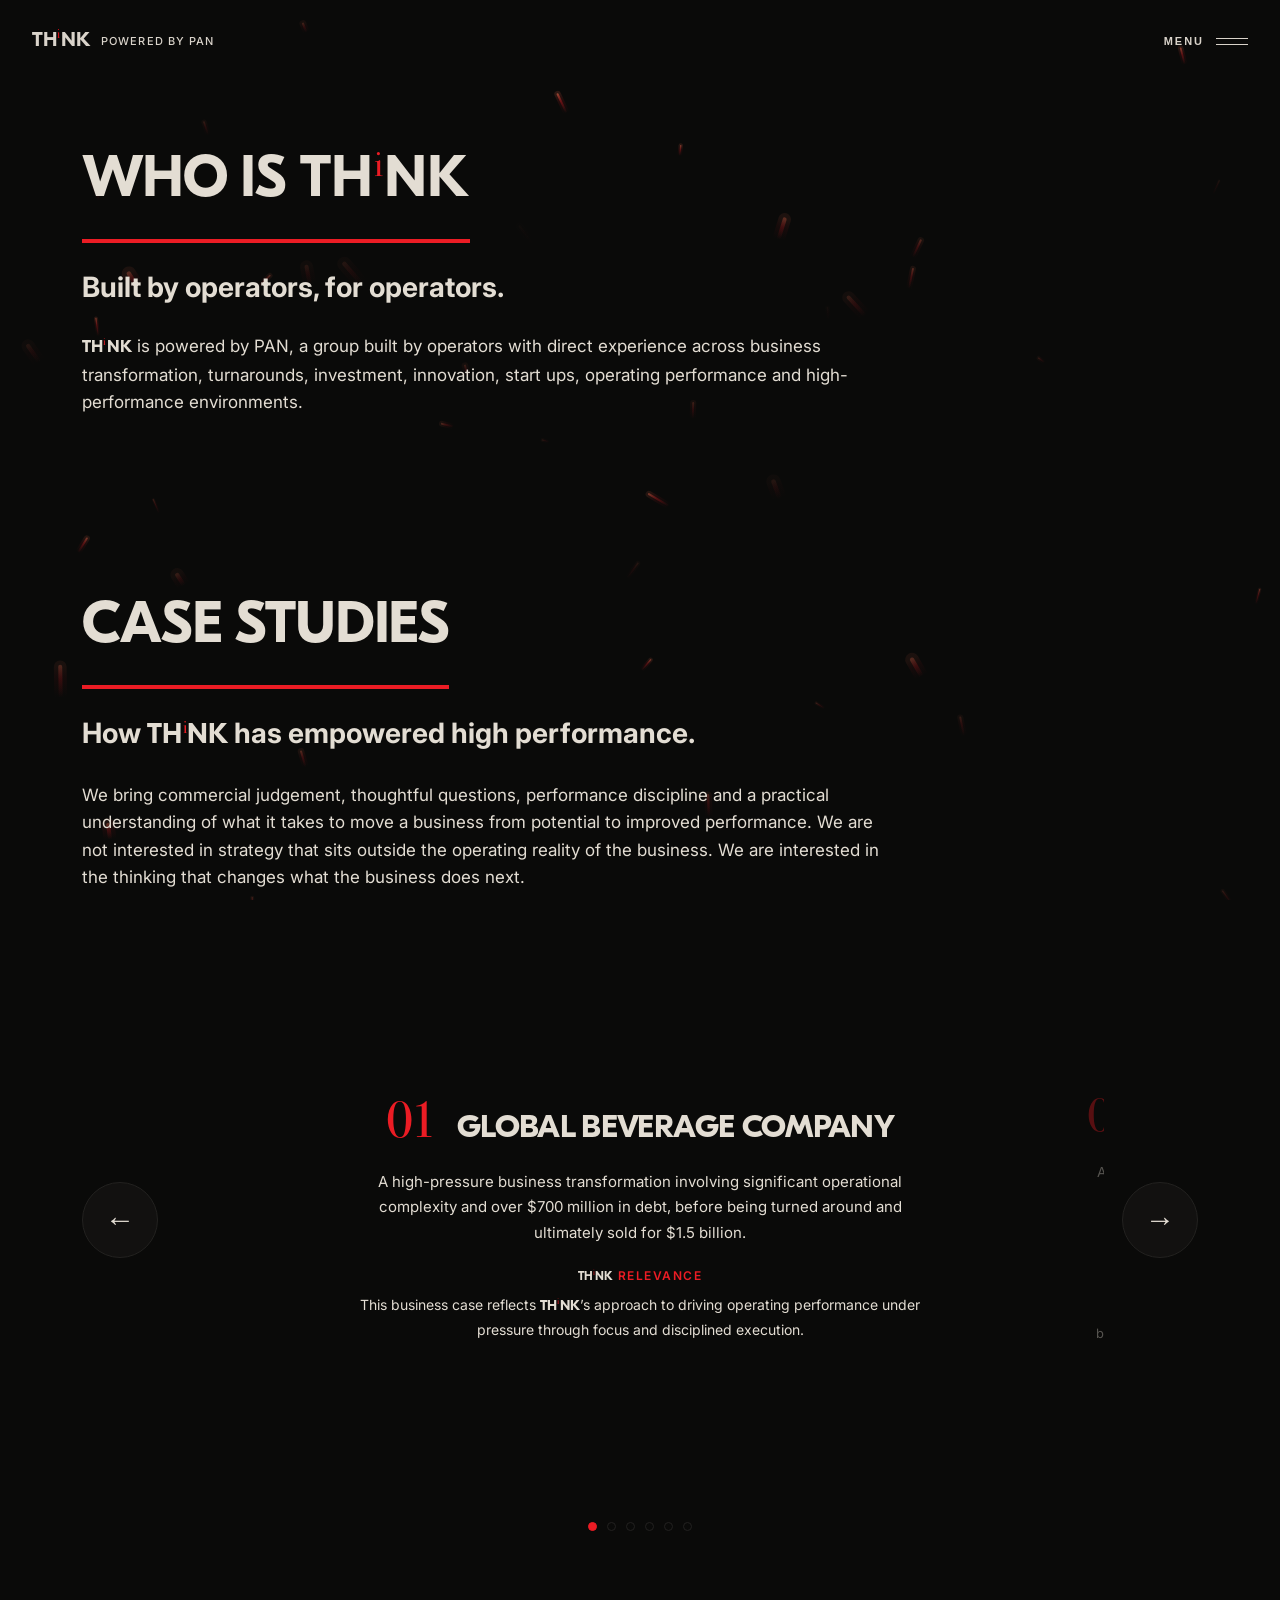
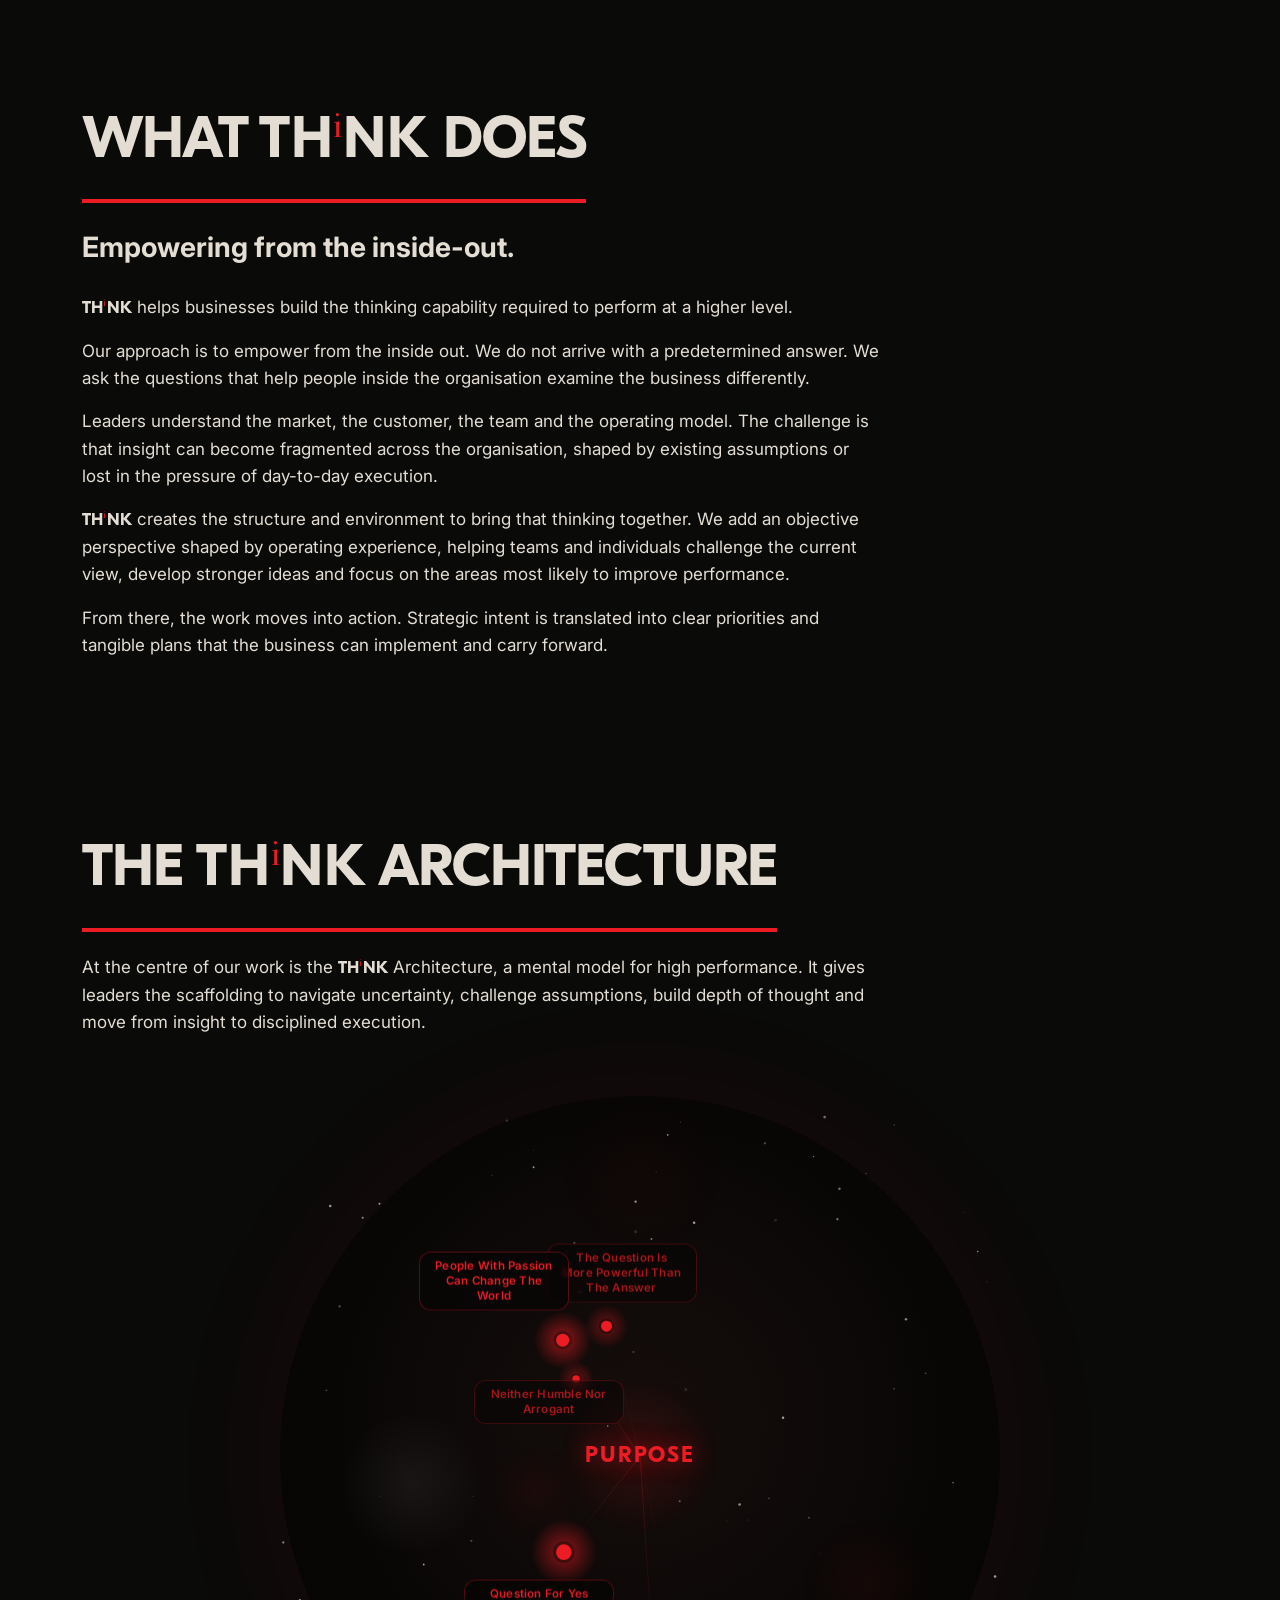
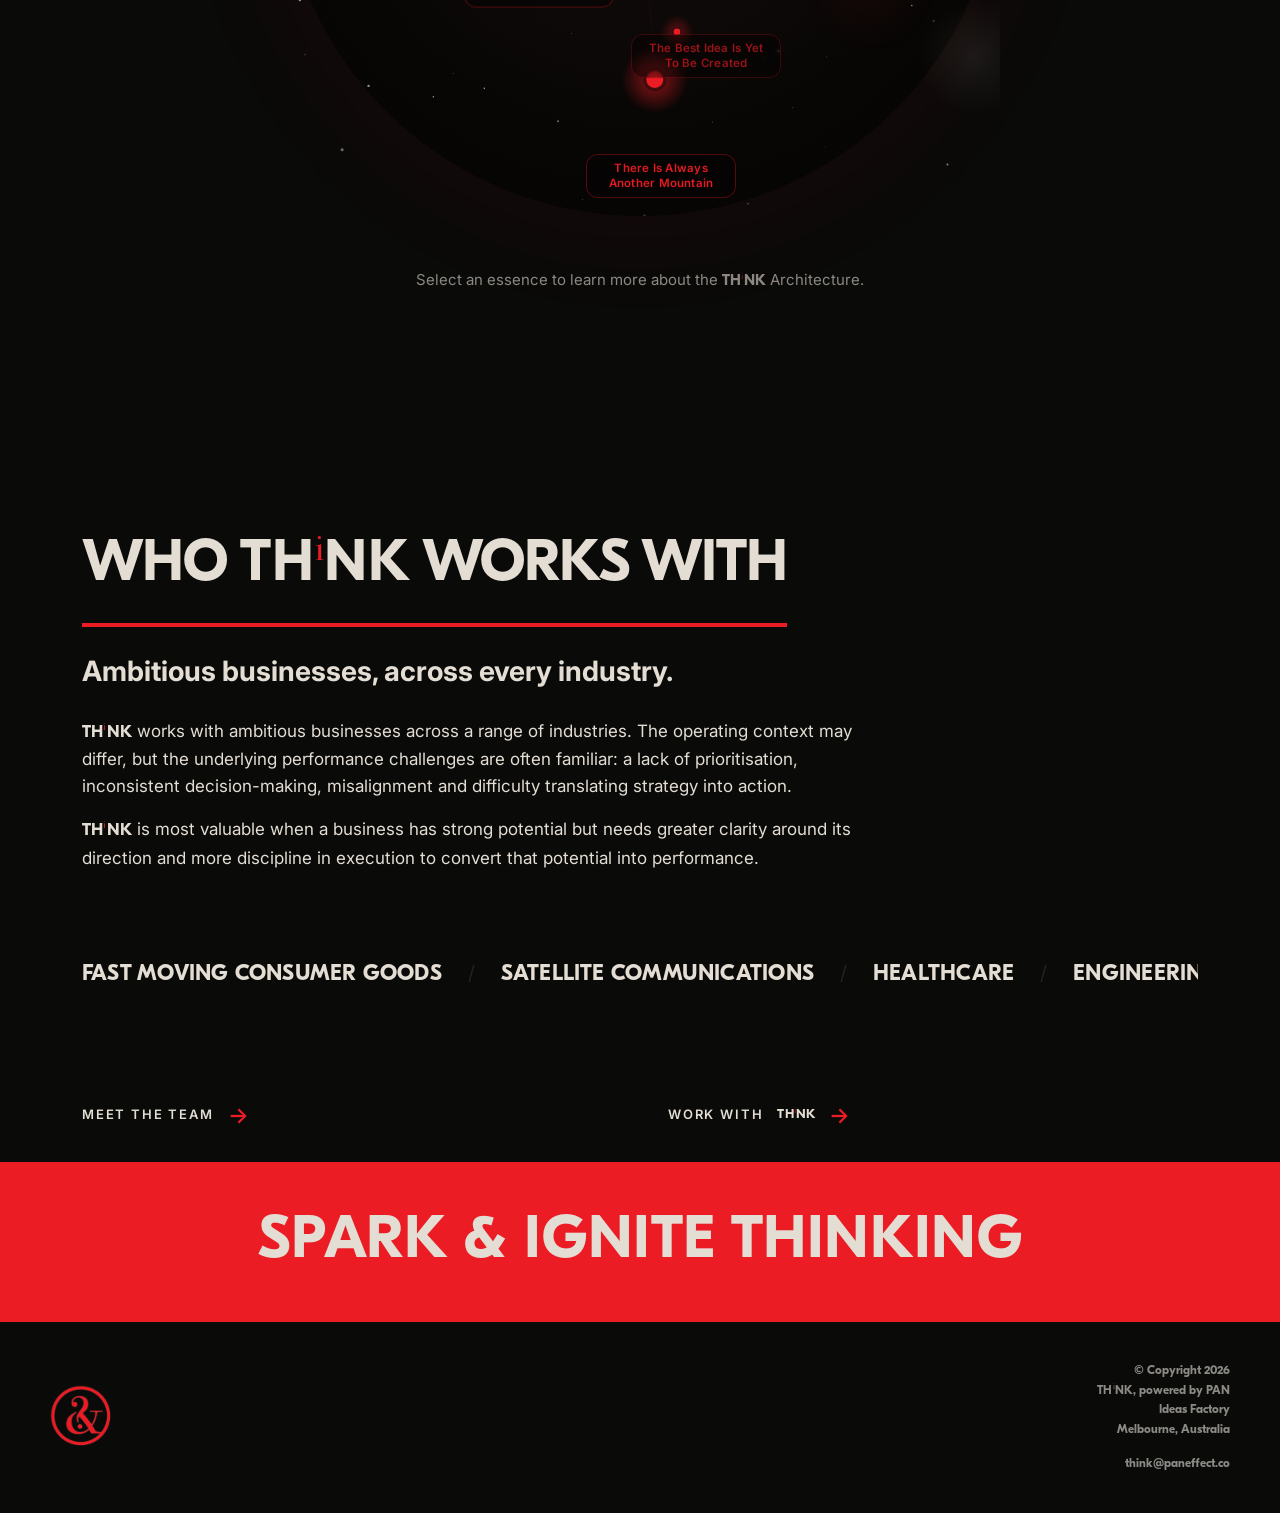
<file: about.html>
<!DOCTYPE html>
<html lang="en">
<head>
<meta charset="UTF-8">
<!-- Google tag (gtag.js) -->
<script async src="https://www.googletagmanager.com/gtag/js?id=G-LXSZK10BWC"></script>
<script>
  window.dataLayer = window.dataLayer || [];
  function gtag(){dataLayer.push(arguments);}
  gtag('js', new Date());
  gtag('config', 'G-LXSZK10BWC');
</script>
<meta name="viewport" content="width=device-width, initial-scale=1, maximum-scale=1">
<title>Who is THiNK</title>
<link rel="icon" href="favicon.ico" sizes="any">
<link rel="icon" type="image/png" sizes="32x32" href="favicon-32.png">
<link rel="icon" type="image/png" sizes="192x192" href="icon-192.png">
<link rel="apple-touch-icon" href="apple-touch-icon.png">
<meta name="description" content="Who is THiNK — built by operators, for operators. Powered by PAN.">
<link rel="preconnect" href="https://fonts.googleapis.com">
<link rel="preconnect" href="https://fonts.gstatic.com" crossorigin>
<link href="https://fonts.googleapis.com/css2?family=Archivo:wght@500;600;700;800;900&family=Inter:wght@400;500;600&family=Bodoni+Moda:ital,wght@0,400;0,500;0,600;1,400&display=swap" rel="stylesheet">
<style>
  @font-face{
    font-family:'GT Eesti Display';
    src:url([data-uri]) format('woff2');
    font-weight:700 900;
    font-style:normal;
    font-display:swap;
  }
  @font-face{
    font-family:'Bodoni 72';
    src:url([data-uri]) format('woff2');
    font-weight:400 600;
    font-style:normal;
    font-display:swap;
  }
  :root{
    --black:#0a0a09;
    --ink:#E3DDD3;
    --grey:#8a877f;
    --line:#232220;
    --red:#eb1c24;
    --panel:#121110;
    --beige:#E3DDD3;
    --serif-tight: -0.02em;
  }
  *{margin:0;padding:0;box-sizing:border-box;}
  html{scroll-behavior:smooth;background:#0a0a09;}
  body{
    background:transparent;
    color:var(--ink);
    font-family:'Inter',sans-serif;
    font-weight:400;
    line-height:1.5;
    overflow-x:hidden;
    font-synthesis:none;
  }
  #emberCanvas{
    position:fixed;inset:0;width:100vw;height:100vh;
    z-index:0;pointer-events:none;display:block;
  }
  ::selection{background:var(--red);color:var(--black);}
  a{color:inherit;text-decoration:none;}

  h1,h2,h3,.disp{
    font-family:'GT Eesti Display','Archivo',sans-serif;
    font-weight:800;
    letter-spacing:var(--serif-tight);
    line-height:1.02;
    text-transform:uppercase;
  }

  .wrap{max-width:1180px;margin:0 auto;padding:0 32px;}
  @media (max-width:640px){.wrap{padding:0 22px;}}

  .eyebrow{
    font-family:'Inter',sans-serif;
    font-size:12px;
    font-weight:600;
    letter-spacing:0.18em;
    text-transform:uppercase;
    color:var(--red);
    display:flex;align-items:center;gap:10px;
    margin-bottom:var(--eyebrow-gap);
  }
  .eyebrow::before{content:"";width:20px;height:1px;background:var(--red);}

  /* NAV */
  header{
    position:fixed;top:0;left:0;right:0;z-index:100;
    display:flex;align-items:center;justify-content:space-between;
    padding:26px 32px;
    mix-blend-mode:difference;
  }
  @media (max-width:640px){header{padding:20px 22px;}}
  .logo{
    font-family:'GT Eesti Display','Archivo',sans-serif;
    font-weight:800;
    font-size:20px;
    letter-spacing:0.02em;
    display:flex;align-items:center;gap:10px;
  }
  .logo img.logo-mark{height:22px;width:auto;display:block;}
  .logo-inline{height:0.85em;width:auto;vertical-align:-0.12em;display:inline-block;margin:0 1px;}
  .logo-sub{
    font-family:'Inter',sans-serif;
    font-weight:500;
    font-size:11px;
    letter-spacing:0.1em;
    text-transform:uppercase;
    color:var(--ink);
  }
  @media (max-width:640px){.logo-sub{display:none;}}
  .menu-btn{
    font-size:11px;font-weight:600;letter-spacing:0.18em;text-transform:uppercase;
    display:flex;align-items:center;gap:12px;cursor:pointer;background:none;border:none;color:var(--ink);
    transition:transform .12s ease;
  }
  .menu-btn .bars{width:32px;height:7px;position:relative;}
  .menu-btn .bars span{position:absolute;left:0;right:0;height:1px;background:var(--ink);transition:transform .35s cubic-bezier(.22,.61,.36,1),background-color .35s ease;}
  .menu-btn .bars span:first-child{top:0;}
  .menu-btn .bars span:last-child{bottom:0;}
  /* hover: bars slide toward each other + pick up the red accent */
  .menu-btn:hover .bars span{background-color:var(--red);}
  .menu-btn:hover .bars span:first-child{transform:translateX(4px);}
  .menu-btn:hover .bars span:last-child{transform:translateX(-4px);}
  /* click: subtle press */
  .menu-btn:active{transform:scale(.94);}

  /* NAV OVERLAY */
  .overlay{
    position:fixed;inset:0;z-index:200;
    background:var(--black);
    display:flex;flex-direction:column;justify-content:center;
    padding:32px;
    overflow:hidden;
    transform:translateY(-100%);
    transition:transform .5s cubic-bezier(.7,0,.2,1);
  }
  .overlay.open{transform:translateY(0);}
  /* Sits on the exact same line as the .menu-btn (which is vertically
     centred against the taller logo, ~9px below the header padding), so
     leaving the cursor where the Menu button was lands on Close. */
  .overlay-close{
    position:absolute;top:35px;right:32px;
    font-size:11px;font-weight:600;letter-spacing:0.18em;text-transform:uppercase;
    background:none;border:none;color:var(--ink);cursor:pointer;
  }
  @media (max-width:640px){.overlay-close{top:29px;right:22px;}}
  @media (max-width:640px){
    .overlay{padding:32px 22px;}
    .overlay nav a{font-size:clamp(16px,5.6vw,40px);letter-spacing:-0.01em;white-space:nowrap;}
  }
  .overlay nav{display:flex;flex-direction:column;gap:6px;}
  .overlay nav a{
    font-family:'GT Eesti Display','Archivo',sans-serif;font-weight:800;
    font-size:clamp(32px,7vw,64px);text-transform:uppercase;
    color:var(--ink);
    padding:10px 0;
    transition:color .25s, padding-left .25s;
  }
  .overlay nav a:hover{color:var(--ink);padding-left:14px;}
  .overlay nav a span{color:var(--red);font-size:0.4em;vertical-align:super;margin-right:8px;}
  .overlay nav a .brand-logo,
  .overlay nav a .brand-logo-i{
    font-family:'GT Eesti Display','Archivo',sans-serif;font-weight:800;font-style:normal;
    text-transform:uppercase;color:inherit;vertical-align:baseline;font-size:1em;letter-spacing:inherit;
  }
  .overlay-foot{margin-top:40px;font-size:15px;color:var(--ink);}
  .overlay-foot a{color:var(--red);text-decoration:none;transition:opacity .25s ease;}
  .overlay-foot a:hover{opacity:.7;}

  section{position:relative;padding:min(18vh,150px) 0;}
  /* --eyebrow-gap: the single spacing between a section eyebrow (.num or
     .eyebrow) and its title, applied identically everywhere. */
  :root{--eyebrow-gap:22px;}
  .num{
    font-family:'Inter',sans-serif;
    font-size:12px;
    font-weight:600;
    letter-spacing:0.18em;
    text-transform:uppercase;
    color:var(--red);
    display:flex;align-items:center;gap:10px;
    margin-bottom:var(--eyebrow-gap);
  }
  .num::before{content:"";width:20px;height:1px;background:var(--red);}
  .num .brand-logo{color:var(--red);}

  /* HERO */
  #hero{
    min-height:100vh;display:flex;flex-direction:column;justify-content:center;
    background:var(--black);
  }
  #hero .wrap{padding-top:100px;}
  .hero-head{
    font-size:clamp(32px,5.6vw,80px);
    margin:22px 0 26px;
  }
  .hero-head .i{
    color:var(--red);
    font-family:'Bodoni 72','Bodoni Moda','Bodoni MT',Georgia,serif;
    font-style:normal;
    font-weight:500;
    font-size:1.4em;
    text-transform:lowercase;
    letter-spacing:0;
  }
  .i-inline{
    color:var(--red);
    font-style:normal;
  }
  .hero-purpose{
    max-width:600px;
    font-family:'GT Eesti Display','Archivo',sans-serif;
    font-weight:700;
    font-size:clamp(17px,2.2vw,23px);
    color:var(--ink);
    margin-bottom:20px;
  }
  .hero-sub{
    max-width:560px;
    font-size:clamp(16px,2vw,20px);
    color:var(--ink);
    margin-bottom:44px;
  }
  .cta-row{display:flex;gap:18px;flex-wrap:wrap;align-items:center;}
  .btn{
    font-family:'Inter',sans-serif;font-weight:600;font-size:13px;letter-spacing:.06em;text-transform:uppercase;
    padding:17px 30px;border-radius:100px;
    display:inline-flex;align-items:center;gap:10px;
    transition:transform .25s, background .25s, color .25s;
  }
  .btn-primary{background:var(--red);color:var(--ink);}
  .btn-primary:hover{background:var(--ink);color:var(--black);transform:translateY(-2px);}
  .btn-primary .brand-logo,.btn-primary .brand-logo-i{color:inherit;font-style:normal;}
  .btn-ghost{border:1px solid var(--line);color:var(--ink);}
  .btn-ghost:hover{border-color:var(--ink);transform:translateY(-2px);}
  .btn-black{background:var(--black);color:var(--ink);border:1px solid var(--black);}
  .btn-black:hover{background:var(--panel);transform:translateY(-2px);}
  .scroll-cue{
    position:absolute;bottom:36px;left:50%;transform:translateX(-50%);
    font-size:11px;letter-spacing:.18em;text-transform:uppercase;color:var(--ink);
    display:flex;flex-direction:column;align-items:center;gap:10px;
  }
  .scroll-cue .line{width:1px;height:34px;background:linear-gradient(var(--red),transparent);animation:pulse 2s infinite;}
  @keyframes pulse{0%,100%{opacity:.3}50%{opacity:1}}

  /* GENERIC REVEAL */
  .reveal{opacity:0;transform:translateY(28px);transition:opacity .8s ease, transform .8s ease;}
  .reveal.in{opacity:1;transform:none;}

  /* SECTION HEAD */
  .s-head{max-width:820px;}
  /* line-height 1.12 (vs the base 1.02) so the enlarged italic word — e.g.
     "operators" at 1.4em — clears the line below it instead of overlapping. */
  .s-head h2{font-size:clamp(30px,5vw,58px);line-height:1.12;}
  /* Trim the title's line box to the cap height at the top. Without this, a
     large italic word on the FIRST line (e.g. "engage") inflates that line and
     pushes the caps down, so the eyebrow→title gap looked bigger on those
     sections than on ones where the italic word wraps to line 2 (e.g.
     "thinking"). Trimming makes the gap even across all sections. Progressive
     enhancement: browsers without text-box support fall back to the old look. */
  .s-head h2, .taas-head, #final h2{
    text-box-trim:trim-start;
    text-box-edge:cap alphabetic;
    text-box:trim-start cap alphabetic;
  }
  .s-head h2 em{
    color:var(--red);
    font-style:normal;
    font-family:'Bodoni 72','Bodoni Moda','Bodoni MT',Georgia,serif;
    font-weight:500;
    font-size:1.4em;
    text-transform:lowercase;
  }
  .s-head h2 em.cap{text-transform:none;}
  .arch-head-logo{height:1.368em;width:auto;vertical-align:-0.36em;display:inline-block;}
  .stop{font-size:1em;}
  .arrow-sep{
    color:var(--ink);
    font-family:'GT Eesti Display','Archivo',sans-serif;
    font-weight:400;
    font-size:.7em;
    display:inline-block;
    margin:0 .02em;
    vertical-align:middle;
  }
  .lede{max-width:560px;color:var(--ink);font-size:17px;margin-top:22px;}
  .bio-copy{max-width:680px;color:var(--ink);font-size:16px;line-height:1.65;margin-top:20px;}

  /* WHAT / WHY split */
  .gap-copy{max-width:680px;color:var(--ink);font-size:16px;line-height:1.75;margin-top:32px;}
  .gap-copy + .gap-copy{margin-top:16px;}
  /* same font, size and spacing as the body copy above it, just in red */
  .mindset-quote{
    font-family:'Inter',sans-serif;font-weight:400;font-style:normal;
    color:var(--red);font-size:17px;line-height:1.6;
    max-width:calc(var(--jp-width, 832px) - var(--jp-bleed, 48px));margin:16px 0 0;
  }
  .big-stat{font-family:'GT Eesti Display','Archivo',sans-serif;font-size:clamp(40px,6vw,80px);font-weight:800;color:var(--ink);}

  /* triad list (why) */
  .triad{margin-top:56px;display:flex;flex-direction:column;}
  .triad-row{
    display:grid;grid-template-columns:180px 1fr 40px;gap:24px;align-items:center;
    padding:26px 0;
    transition:padding-left .3s;
  }
  .triad-row:hover{padding-left:14px;}
  .triad-row .from{color:var(--ink);font-size:14px;}
  .triad-row .to{font-family:'GT Eesti Display','Archivo',sans-serif;font-weight:700;font-size:19px;}
  .triad-row .arrow{color:var(--red);font-size:20px;text-align:right;}
  @media (max-width:640px){.triad-row{grid-template-columns:1fr 26px;}.triad-row .from{grid-column:1/3;}}

  /* TaaS */
  #taas{
    background:transparent;
  }
  .lc{text-transform:lowercase;}
  .keep-case{text-transform:none;}
  .taas-head{font-size:clamp(30px,5vw,58px);line-height:1.12;}
  .taas-head .service{color:var(--red);font-family:'Bodoni 72','Bodoni Moda','Bodoni MT',Georgia,serif;font-style:normal;font-weight:500;font-size:1.4em;text-transform:lowercase;}
  .taas-line{max-width:600px;color:var(--ink);font-size:18px;margin-top:24px;}

  /* pillars */
  .pillars{display:grid;grid-template-columns:repeat(3,1fr);gap:1px;background:transparent;margin-top:56px;}
  @media (max-width:800px){.pillars{grid-template-columns:1fr;}}
  .pillar{background:transparent;padding:38px 30px;transition:background-color .45s ease;}
  .pillar .num{margin-bottom:30px;}
  .pillar h3{font-size:22px;margin-bottom:14px;}
  .pillar p{color:var(--ink);font-size:15px;}

  /* how we help grid */
  .help-grid{display:grid;grid-template-columns:repeat(4,1fr);gap:1px;background:transparent;margin-top:56px;}
  @media (max-width:900px){.help-grid{grid-template-columns:repeat(2,1fr);}}
  @media (max-width:520px){.help-grid{grid-template-columns:1fr;}}
  .help-card{
    background:transparent;padding:34px 26px;min-height:230px;
    display:flex;flex-direction:column;justify-content:space-between;
    cursor:pointer;transition:background-color .45s ease;
  }
  .help-card .num{color:var(--ink);}
  .help-card h3{font-size:20px;margin:14px 0 10px;}
  .help-card p{
    color:var(--ink);font-size:14px;max-height:0;overflow:hidden;
    transition:max-height .35s ease;
  }
  .help-card:hover p, .help-card.active p{max-height:120px;}

  /* same reversed PAN hover as the home panels: the card under the cursor fills beige and its
     beige text flips to black (red accents stay red). --ink is re-pointed inside the card only. */
  @media (hover:hover){
    .pillar:hover, .help-card:hover, .impact-card:hover{background-color:var(--beige);--ink:var(--black);}
  }
  .help-card.active{background-color:var(--beige);--ink:var(--black);}

  /* IDEAS PAGE: live Substack feed columns */
  .ideas-feed{
    display:grid;grid-template-columns:1fr 1fr;gap:64px;
    margin-top:64px;padding-top:48px;
  }
  @media (max-width:800px){.ideas-feed{grid-template-columns:1fr;gap:44px;}}
  /* column titles match the page subtitle (e.g. 'Ideas to spark & ignite thinking.') */
  .feed-col-title{
    font-family:'Inter',sans-serif;font-weight:700;
    font-size:clamp(20px,2.4vw,28px);line-height:1.3;
    letter-spacing:0;text-transform:none;color:var(--ink);
    padding-bottom:0;margin-bottom:12px;
  }
  .feed-list{display:flex;flex-direction:column;gap:26px;}
  /* each Substack item is a panel that fills beige on hover, like the home page panels */
  .feed-list{margin:0 -28px;gap:6px;}
  .feed-item{
    display:block;padding:26px 28px;color:var(--ink);
    background-color:transparent;transition:background-color .45s ease, color .45s ease;
  }
  @media (hover:hover){
    .feed-item:hover{background-color:var(--beige);--ink:var(--black);}
  }
  .feed-item:focus-visible{background-color:var(--beige);--ink:var(--black);outline:none;}
  .feed-status{padding:0 28px;}
  @media (max-width:640px){.feed-list{margin:0 -20px;}.feed-item{padding:22px 20px;}.feed-status{padding:0 20px;}}
  .feed-item-date{
    font-family:'Inter',sans-serif;font-size:11px;font-weight:600;
    letter-spacing:.1em;text-transform:uppercase;color:var(--ink);opacity:.55;
  }
  .feed-item-title{
    font-family:'GT Eesti Display','Archivo',sans-serif;font-weight:700;
    font-size:19px;line-height:1.28;margin:10px 0 8px;
    text-transform:none;letter-spacing:0;transition:color .2s;
  }
  .feed-item-title{color:var(--ink);transition:color .45s ease;}
  .feed-item-sub{color:var(--ink);opacity:.75;font-size:14px;line-height:1.55;font-family:'Inter',sans-serif;}
  .feed-status{color:var(--ink);opacity:.6;font-size:14px;line-height:1.6;}
  .feed-status a{color:var(--red);text-decoration:underline;text-underline-offset:3px;}

  /* IDEAS PAGE: Substack subscribe, sitting under the title block; the email field
     matches the Exchange form fields (underline, beige while typing) */
  .ideas-subscribe{
    display:flex;align-items:flex-end;gap:20px;flex-wrap:wrap;
    margin-top:34px;max-width:calc(var(--jp-width, 832px) - var(--jp-bleed, 48px));
  }
  .ideas-subscribe-input{
    flex:1;min-width:220px;
    font-family:'Inter',sans-serif;font-size:16px;color:var(--ink);
    background:transparent;border:none;border-bottom:1px solid var(--line);border-radius:0;
    padding:12px 14px;outline:none;caret-color:var(--red);
    transition:border-color .25s, background-color .45s ease, color .45s ease;
  }
  .ideas-subscribe-input::placeholder{color:var(--ink);opacity:.5;}
  .ideas-subscribe-input:focus{border-color:var(--red);background-color:var(--beige);color:var(--black);}
  .ideas-subscribe-input:focus::placeholder{color:var(--black);}
  .ideas-subscribe-btn{border:none;cursor:pointer;flex:none;}
  /* intro copy: same size and width as the Exchange intro */
  #media .s-head{max-width:none;}
  #media .ideas-intro{margin-top:44px;}
  #media .ideas-intro .lede{max-width:calc(var(--jp-width, 832px) - var(--jp-bleed, 48px));margin-top:0;}
  #media .ideas-intro .lede + .lede{margin-top:16px;}
  #media .ideas-intro .lede.ideas-explore{margin-top:40px;}
  @media (max-width:700px){
    .ideas-subscribe-input{min-width:0;width:100%;flex:1 1 100%;}
  }
  /* subscribe sits in the same beige-on-hover box as the Exchange sign-up */
  /* box lines up with the copy: same left edge and same width as the paragraphs above */
  .join-panel.ideas-sub-panel{margin:40px 0 0;max-width:calc(var(--jp-width, 832px) - var(--jp-bleed, 48px));}
  .ideas-sub-panel .ideas-subscribe{margin-top:0;max-width:none;}
  .join-panel:hover .ideas-subscribe-input, .join-panel:focus-within .ideas-subscribe-input{border-bottom-color:rgba(10,10,9,0.25);}
  .join-panel .ideas-subscribe-input:focus{background-color:var(--black);color:var(--beige);border-color:var(--red);}
  .join-panel .ideas-subscribe-input:focus::placeholder{color:var(--beige);}
  /* Ideas page ends flush on the banner: the 'explore more' link is the last panel */
  #media{padding-bottom:0;}
  .ideas-more{
    display:flex;align-items:center;gap:14px;margin:40px -28px 0;padding:30px 28px;
    font-family:'Inter',sans-serif;font-weight:600;font-size:13px;letter-spacing:.14em;text-transform:uppercase;
    color:var(--ink);background-color:transparent;transition:background-color .45s ease, color .45s ease;
  }
  .ideas-more-arrow{color:var(--red);font-size:22px;letter-spacing:0;transition:transform .3s;}
  @media (hover:hover){
    .ideas-more:hover{background-color:var(--beige);--ink:var(--black);}
    .ideas-more:hover .ideas-more-arrow{transform:translateX(8px);}
  }
  .ideas-more:focus-visible{background-color:var(--beige);--ink:var(--black);outline:none;}
  @media (max-width:640px){.ideas-more{margin:32px -20px 0;padding:26px 20px;}}

  /* ===== Mirrored section style (TaaS + About), matching Ideas / Exchange:
     big title with red rule, bold subtitle, then body copy at one size and width ===== */
  .x-sec .x-head{max-width:none;text-align:left;margin-left:0;margin-right:0;}
  .x-sec h2.ex-title{margin:0;max-width:none;}
  .x-sec .x-head .ex-tagline + .lede,
  .x-sec .x-head .ex-tagline + .bio-copy{margin-top:28px;}
  .x-sec .lede, .x-sec .bio-copy, .x-sec .taas-line, .x-sec .gap-copy{
    font-size:17px;line-height:1.6;color:var(--ink);
    max-width:calc(var(--jp-width, 832px) - var(--jp-bleed, 48px));margin-left:0;margin-right:0;
  }
  .x-sec .bio-copy, .x-sec .gap-copy{margin-top:16px;}
  .x-sec .x-head + .taas-line, .x-sec .x-head + .gap-copy{margin-top:28px;}
  .x-sec .taas-line{margin-top:16px;}
  /* About architecture: heading block now left-aligned; the visual stays centred */
  #architecture.x-sec .x-head{text-align:left;}
  /* TaaS closing form: same layout as the Exchange sign-up, flush on the banner */
  #final.x-sec{text-align:left;padding-bottom:0;}
  #final.x-sec h2.ex-title{margin:0;max-width:none;}
  #final.x-sec .lede{margin-top:28px;}
  #final.x-sec .join-panel{margin-top:40px;padding-top:22px;}
  #final.x-sec .enquiry-form{margin:0;max-width:none;}
  /* About closing links: two panels flush on the banner */
  #who.x-sec{padding-bottom:0;}
  /* About page: tighter spacing between sections */
  #different, #cases, #does, #architecture, #who{padding-top:min(10vh,90px);padding-bottom:min(10vh,90px);}
  #different{padding-top:min(18vh,150px);}
  /* TaaS page: same tighter section spacing as About */
  #taas, #offerings, #mindset, #faq, #final{padding-top:min(10vh,90px);padding-bottom:min(10vh,90px);}
  #taas{padding-top:min(18vh,150px);}
  #final.x-sec{padding-bottom:0;}
  #who.x-sec{padding-bottom:0;}
  .x-more-row{display:grid;grid-template-columns:1fr 1fr;margin:48px -28px 0;}
  .x-more-row .ideas-more{margin:0;}
  @media (max-width:640px){.x-more-row{grid-template-columns:1fr;margin:36px -20px 0;}}

  /* Touch screens: the panel crossing the middle of the screen while scrolling ('is-lit',
     set by script) gets the same beige state as a mouse hover on desktop */
  @media (hover:none){
    .panel-btn.is-lit{background-color:var(--ink);}
    .panel-btn.is-lit .panel-emphasis,
    .panel-btn.is-lit .panel-taas-sup,
    .panel-btn.is-lit .panel-sup,
    .panel-btn.is-lit .panel-tag{color:var(--black);}
    .panel-btn.is-lit .panel-title::after{width:64px;}
    .feed-item.is-lit, .pillar.is-lit, .help-card.is-lit, .faq-item.is-lit,
    .ideas-more.is-lit, .case-tile.is-active.is-lit, .join-panel.is-lit{
      background-color:var(--beige);--ink:var(--black);
    }
    .ideas-more.is-lit .ideas-more-arrow{transform:translateX(8px);}
    .join-panel.is-lit .btn-primary{color:var(--beige);}
    .join-panel.is-lit .field input, .join-panel.is-lit .ideas-subscribe-input{border-bottom-color:rgba(10,10,9,0.25);}
  }

  /* architecture: solar system visual */
  #architecture{text-align:center;overflow:hidden;}
  .arch-stage{
    position:relative;
    width:min(720px,100%);
    aspect-ratio:1/1;
    margin:60px auto 0;
    border-radius:50%;
    background:radial-gradient(circle at 50% 45%, #150d0b 0%, #0d0908 38%, #070605 62%, #030302 100%);
    box-shadow:0 0 120px rgba(235,28,36,0.08);
  }
  .arch-stage canvas{
    position:absolute;inset:0;width:100%;height:100%;display:block;
  }
  .arch-labels{
    position:absolute;inset:0;pointer-events:none;
  }
  .arch-label{
    position:absolute;
    transform:translate(-50%,-50%);
    font-family:'Inter',sans-serif;
    font-weight:600;
    font-size:10.5px;
    line-height:1.3;
    letter-spacing:.02em;
    white-space:normal;
    text-align:center;
    padding:6px 12px;
    border-radius:12px;
    border:1px solid rgba(235,28,36,0.35);
    background:rgba(8,6,5,0.62);
    backdrop-filter:blur(2px);
    pointer-events:auto;
    cursor:pointer;
    transition:opacity .25s, border-color .25s, background .25s;
    width:132px;
  }
  @media (min-width:640px){
    .arch-label{width:150px;font-size:11.5px;}
  }
  /* essence statements fill beige on hover / when selected, like the panels across the site */
  .arch-label{transition:opacity .25s, border-color .25s, background-color .45s ease, color .45s ease;}
  .arch-label:hover, .arch-label.active{
    border-color:var(--beige);
    background:var(--beige);
    backdrop-filter:none;
    opacity:1 !important;z-index:200 !important;
  }
  .arch-label:hover .dot, .arch-label.active .dot{box-shadow:none;}
  .arch-label .dot{
    display:inline-block;width:6px;height:6px;border-radius:50%;
    margin-right:7px;vertical-align:middle;
    box-shadow:0 0 8px currentColor;
  }
  .arch-purpose-tag{
    position:absolute;left:50%;top:50%;transform:translate(-50%,-50%);
    font-family:'GT Eesti Display','Archivo',sans-serif;font-weight:800;font-size:clamp(16px,2.8vw,22px);
    letter-spacing:.08em;color:var(--red);text-transform:uppercase;
    pointer-events:auto;cursor:pointer;text-shadow:0 0 22px rgba(235,28,36,0.55);
    padding:10px 16px;border-radius:14px;border:1px solid transparent;
    transition:border-color .25s, background .25s, text-shadow .25s;
  }
  .arch-purpose-tag:hover, .arch-purpose-tag.active{
    border-color:var(--beige);
    background:var(--beige);
    text-shadow:none;
  }
  .arch-caption{
    margin-top:34px;min-height:104px;color:var(--ink);font-size:15px;max-width:520px;margin-left:auto;margin-right:auto;
    box-sizing:border-box;padding:18px 22px;
    border-top:1px solid transparent;
    transition:opacity .25s, border-color .35s ease;
  }
  /* selected state: a quiet hairline above marks the zone; the red node title
     carries the emphasis, the supporting line stays understated. */
  .arch-caption.is-selected{
    border-top-color:rgba(235,28,36,0.16);
    padding-top:24px;
  }
  .arch-caption .cap-prompt{opacity:.6;}
  .arch-caption .cap-title{
    display:block;
    font-family:'GT Eesti Display','Archivo',sans-serif;
    font-weight:800;
    font-size:clamp(13px,1.7vw,16px);
    line-height:1.3;
    letter-spacing:.06em;
    text-transform:uppercase;
    color:var(--red);
    margin-bottom:14px;
  }
  .arch-caption .cap-text{
    display:block;color:var(--ink);opacity:.45;font-size:13.5px;line-height:1.6;
  }
  @keyframes archCapIn{from{opacity:0;transform:translateY(10px);}to{opacity:1;transform:none;}}
  .arch-caption .cap-title{animation:archCapIn .45s cubic-bezier(.22,.61,.36,1) both;}
  .arch-caption .cap-text{animation:archCapIn .45s cubic-bezier(.22,.61,.36,1) .09s both;}
  @media (prefers-reduced-motion: reduce){
    .arch-caption .cap-title, .arch-caption .cap-text{animation:none;}
  }
  .arch-caption.is-selected + .arch-hint{margin-top:16px;}
  .arch-hint{margin-top:8px;font-size:11px;letter-spacing:.1em;text-transform:uppercase;color:var(--ink);opacity:.55;}

  /* who is for: chips */
  .chip-row{display:flex;flex-wrap:wrap;gap:14px;margin-top:50px;}
  .chip{
    border:1px solid var(--line);border-radius:100px;padding:14px 26px;
    font-size:15px;color:var(--ink);
    transition:border-color .25s, color .25s;
  }
  .chip:hover{border-color:var(--red);color:var(--ink);}

  /* who is for: dynamic scrolling industries ticker (mixes GT Eesti bold + red Bodoni 72) */
  .industries-marquee{
    margin-top:56px;overflow:hidden;padding:30px 0;
  }
  .industries-track{
    display:flex;align-items:baseline;gap:26px;width:max-content;white-space:nowrap;
    animation:indScroll 44s linear infinite;
  }
  .industries-marquee:hover .industries-track{animation-play-state:paused;}
  .ind{font-family:'GT Eesti Display','Archivo',sans-serif;font-weight:700;font-size:22px;color:var(--ink);text-transform:uppercase;letter-spacing:.01em;}
  .ind-sep{color:var(--line);font-size:20px;}
  @keyframes indScroll{from{transform:translateX(0);}to{transform:translateX(-50%);}}
  @media (prefers-reduced-motion: reduce){.industries-track{animation:none;}}

  /* outcomes: dynamic dual-row scrolling marquee */
  .unlock-marquee{
    margin-top:56px;display:flex;flex-direction:column;gap:22px;
    overflow:hidden;padding:34px 0;
    background:linear-gradient(180deg,transparent,rgba(235,28,36,0.04),transparent);
  }
  .unlock-row{
    display:flex;gap:20px;width:max-content;flex-wrap:nowrap;
    animation:unlockLeft 32s linear infinite;
  }
  .unlock-row.reverse{animation:unlockRight 38s linear infinite;}
  .unlock-row:hover{animation-play-state:paused;}
  .unlock-chip{
    display:inline-flex;align-items:center;gap:12px;white-space:nowrap;
    border:1px solid var(--line);border-radius:100px;padding:16px 30px;
    font-family:'GT Eesti Display','Archivo',sans-serif;font-weight:700;font-size:16px;
    color:var(--ink);background:var(--panel);transition:border-color .25s;
  }
  .unlock-chip:hover{border-color:var(--red);}
  .unlock-chip .dot{width:8px;height:8px;border-radius:50%;background:var(--red);display:inline-block;flex:none;}
  @keyframes unlockLeft{from{transform:translateX(0);}to{transform:translateX(-50%);}}
  @keyframes unlockRight{from{transform:translateX(-50%);}to{transform:translateX(0);}}
  @media (prefers-reduced-motion: reduce){
    .unlock-row, .unlock-row.reverse{animation:none;}
  }

  /* ===== TaaS page: track-record impact grid (GT Eesti bold labels + red Bodoni 72 figures) ===== */
  .impact-grid{display:grid;grid-template-columns:repeat(3,1fr);gap:1px;background:transparent;margin-top:56px;}
  @media (max-width:900px){.impact-grid{grid-template-columns:repeat(2,1fr);}}
  @media (max-width:600px){.impact-grid{grid-template-columns:1fr;}}
  .impact-card{
    background:transparent;padding:38px 30px;transition:background-color .45s ease;
    display:flex;flex-direction:column;gap:14px;
  }
  .impact-figure{
    font-family:'Bodoni 72','Bodoni Moda','Bodoni MT',Georgia,serif;
    font-style:normal;color:var(--red);font-weight:500;font-size:clamp(24px,3vw,34px);line-height:1.15;
  }
  .impact-label{
    font-family:'GT Eesti Display','Archivo',sans-serif;font-weight:700;
    color:var(--ink);font-size:14.5px;line-height:1.5;text-transform:none;letter-spacing:0;
  }

  /* ===== TaaS page: offerings grid (Project / Execution / Lab / Bespoke) ===== */
  .offer-grid{
    display:grid;grid-template-columns:repeat(2,1fr);gap:26px;margin-top:56px;
    align-items:start;
  }
  @media (max-width:640px){.offer-grid{grid-template-columns:1fr;}}
  /* Cards auto-size to their (taller) back face — the two faces are stacked in
     one grid cell so the card is as tall as its content, never scrolls, and a
     small script (equalizeOfferCards in app.js) sets every card to the tallest
     card's height so they all match. --offer-h is written by that script. */
  .offer-flip{
    position:relative;perspective:1800px;cursor:pointer;outline:none;
    min-height:var(--offer-h, 440px);
    display:flex;flex-direction:column;
    background:transparent;
  }
  /* flex:1 makes the inner (and its grid-stacked faces) fill the full card
     height even when the card is stretched taller than its content, so the
     back face's black background reaches the whole outline. */
  .offer-flip-inner{
    position:relative;width:100%;flex:1;
    display:grid;
    transition:transform .8s cubic-bezier(.7,0,.2,1);
    transform-style:preserve-3d;
  }
  .offer-flip.flipped .offer-flip-inner,
  .offer-flip:focus-visible .offer-flip-inner{
    transform:rotateY(180deg);
  }
  /* Hover-to-flip only for devices with a real pointer (mouse/trackpad).
     On touch, a tap leaves a "sticky" :hover behind, which fought with the
     tap-to-flip JS below and made the card look like it flipped at random —
     so touch relies solely on the .flipped class toggled by tapping. */
  @media (hover:hover) and (pointer:fine){
    .offer-flip:hover .offer-flip-inner{transform:rotateY(180deg);}
  }
  .offer-face{
    grid-area:1 / 1;backface-visibility:hidden;
    display:flex;flex-direction:column;padding:32px 28px;
  }
  .offer-front{justify-content:center;background:transparent;}
  .offer-back{
    transform:rotateY(180deg);justify-content:flex-start;
    background:var(--beige);--ink:var(--black);
  }
  .offer-slide-head{display:flex;align-items:baseline;gap:14px;margin-bottom:16px;flex-wrap:wrap;}
  .offer-index{
    font-family:'Bodoni 72','Bodoni Moda','Bodoni MT',Georgia,serif;
    font-style:normal;color:var(--red);font-weight:500;font-size:clamp(32px,3.4vw,46px);line-height:1;
  }
  .offer-title{
    font-family:'GT Eesti Display','Archivo',sans-serif;font-weight:800;text-transform:uppercase;
    color:var(--ink);font-size:clamp(20px,2.2vw,28px);
  }
  .offer-tagline{
    font-family:'GT Eesti Display','Archivo',sans-serif;font-weight:600;
    color:var(--red);font-size:16px;margin-bottom:20px;
  }
  .offer-copy{color:var(--ink);font-size:15px;line-height:1.75;margin-bottom:22px;}
  .offer-meta{display:grid;grid-template-columns:1fr 1fr;gap:20px;}
  @media (max-width:900px){.offer-meta{grid-template-columns:1fr;}}
  .offer-label{
    display:block;font-family:'Inter',sans-serif;font-weight:600;font-size:11px;
    letter-spacing:.12em;text-transform:uppercase;color:var(--red);margin-bottom:6px;
  }
  .offer-meta p{color:var(--ink);font-size:14.5px;line-height:1.6;}
  .offer-hint{
    margin-top:26px;display:flex;align-items:center;gap:12px;
    font-family:'Inter',sans-serif;font-weight:600;font-size:11px;
    letter-spacing:.14em;text-transform:uppercase;color:var(--ink);
  }
  .offer-hint-arrow{
    font-size:28px;line-height:1;color:var(--red);display:inline-block;
    transition:transform .35s;
  }
  @media (hover:hover) and (pointer:fine){
    .offer-flip:hover .offer-hint-arrow{transform:translateX(10px);}
  }
  .offer-flow{margin:32px auto 0;max-width:760px;color:var(--ink);font-size:15px;line-height:1.7;text-align:center;}
  @media (prefers-reduced-motion: reduce){.offer-flip-inner{transition:none;}}

  /* case study carousel (Why THiNK is Different) — all cards present from the start,
     slides via arrows/dots only; no scroll-jacking, page scroll stays completely normal */
  .case-strip-wrap{
    position:relative;margin-top:56px;
    display:flex;align-items:center;gap:18px;
  }
  /* vertical padding gives the active card's border room so overflow:hidden
     (which clips the sliding track horizontally) doesn't shave its top/bottom. */
  .case-strip-window{
    flex:1;overflow:hidden;position:relative;padding:14px 0;
    touch-action:pan-y; /* let JS drive horizontal swipes; vertical page scroll still works */
  }
  .case-strip-track{
    display:flex;gap:28px;align-items:stretch;
    transition:transform .6s cubic-bezier(.4,0,.2,1);
    will-change:transform;
  }
  @media (prefers-reduced-motion: reduce){.case-strip-track{transition:none;}}
  /* No fixed height / overflow: every tile stretches to the tallest one in the
     row (flex align-items:stretch), so all cards are the same size and none
     needs to scroll, at any width. */
  .case-tile{
    flex:0 0 auto;width:min(680px, 78vw);
    display:flex;flex-direction:column;justify-content:center;
    background:transparent;
    padding:48px 52px;
    text-align:center;
    opacity:.35;transform:scale(.92);
    transition:opacity .5s ease, transform .5s ease;
  }
  .case-tile.is-active{opacity:1;transform:scale(1);}
  /* beige panel on hover, like the home page panels (the centred, active case study) */
  .case-tile{color:var(--ink);transition:opacity .5s ease, transform .5s ease, background-color .45s ease;}
  @media (hover:hover){
    .case-tile.is-active:hover{background-color:var(--beige);--ink:var(--black);}
  }
  @media (max-width:700px){
    .case-tile{padding:44px 46px 32px;width:100%;max-width:100%;}
    .case-strip-wrap{gap:0;}
    .case-strip-window{width:100%;}
    .case-arrow-big{
      position:absolute;top:50%;transform:translateY(-50%);z-index:3;
      width:36px;height:36px;font-size:16px;
      background:rgba(10,10,9,0.55);
    }
    .case-prev{left:2px;}
    .case-next{right:2px;}
  }
  .case-slide-head{display:flex;align-items:baseline;justify-content:center;gap:20px;margin-bottom:18px;flex-wrap:wrap;}
  .case-index{
    font-family:'Bodoni 72','Bodoni Moda','Bodoni MT',Georgia,serif;
    font-style:normal;color:var(--red);font-weight:500;font-size:clamp(34px,4vw,52px);line-height:1;
  }
  .case-title{
    font-family:'GT Eesti Display','Archivo',sans-serif;font-weight:800;text-transform:uppercase;
    color:var(--ink);font-size:clamp(22px,2.6vw,32px);
  }
  .case-context{color:var(--ink);font-size:15px;line-height:1.7;max-width:560px;margin:0 auto 22px;}
  .case-relevance{max-width:560px;margin:0 auto;}
  .case-relevance-label{
    display:block;font-family:'Inter',sans-serif;font-weight:600;font-size:12px;
    letter-spacing:.12em;text-transform:uppercase;color:var(--red);margin-bottom:8px;
  }
  .case-relevance p{color:var(--ink);font-size:14px;line-height:1.6;}
  .case-arrow-big{
    flex:0 0 auto;
    background:var(--panel, rgba(255,255,255,0.03));border:1.5px solid var(--line);color:var(--ink);
    width:76px;height:76px;border-radius:50%;display:flex;align-items:center;justify-content:center;
    cursor:pointer;font-size:30px;transition:border-color .25s,color .25s,transform .25s,background .25s;
  }
  .case-arrow-big:hover{border-color:var(--red);color:var(--red);background:rgba(235,28,36,0.08);transform:scale(1.08);}
  @media (max-width:900px){
    .case-arrow-big{width:56px;height:56px;font-size:24px;}
    .case-strip-wrap{gap:10px;}
  }
  @media (max-width:520px){
    .case-arrow-big{width:44px;height:44px;font-size:19px;}
  }
  .case-dots{display:flex;gap:10px;flex-wrap:wrap;justify-content:center;margin-top:28px;}
  .case-dot{
    width:9px;height:9px;border-radius:50%;border:1px solid var(--line);background:transparent;
    cursor:pointer;padding:0;transition:background .3s,border-color .3s;
  }
  .case-dot.active{background:var(--red);border-color:var(--red);}
  .case-outro{margin:32px auto 0;max-width:760px;color:var(--ink);font-size:15px;line-height:1.7;text-align:center;}
  .case-outro + .case-outro{margin-top:16px;}

  /* ===== TaaS page: What THiNK Does — two-column layout with staggered fading insight/ideas/innovation on the right ===== */
  .does-layout{display:block;margin-top:0;}
  .does-fade-stage{
    position:relative;
  }
  @media (max-width:900px){.does-fade-stage{min-height:140px;padding-top:36px;}}
  .does-fade-word{
    position:absolute;left:44px;right:16px;
    font-family:'Bodoni 72','Bodoni Moda','Bodoni MT',Georgia,serif;font-weight:500;
    font-size:clamp(36px,4.4vw,58px);color:var(--red);text-transform:lowercase;
    opacity:0;transition:opacity 1.3s ease;text-align:left;
  }
  .does-fade-word.is-active{opacity:1;}
  .does-fade-word.does-fade-top{top:4%;}
  .does-fade-word.does-fade-mid{top:50%;transform:translateY(-50%);}
  .does-fade-word.does-fade-bottom{bottom:4%;}
  @media (max-width:900px){
    .does-fade-word{left:0;right:0;top:36px;bottom:0;transform:none;text-align:center;display:flex;align-items:center;justify-content:center;}
  }
  @media (prefers-reduced-motion: reduce){.does-fade-word{transition:none;}}


  /* FAQ */
  .faq-q{
    width:100%;text-align:left;background:none;border:none;color:var(--red);
    display:flex;justify-content:space-between;align-items:center;gap:20px;
    padding:26px 0;cursor:pointer;font-family:'GT Eesti Display','Archivo',sans-serif;font-weight:700;font-size:17px;
  }
  .faq-q .plus{font-size:22px;color:var(--red);flex:none;transition:transform .3s;font-weight:400;}
  .faq-q-text{flex:1;text-align:left;}
  .faq-item.open .plus{transform:rotate(45deg);}
  .faq-a{max-height:0;overflow:hidden;transition:max-height .35s ease;}
  .faq-a p{color:var(--ink);font-size:15px;padding:0 0 26px;max-width:680px;}
  /* FAQ rows are panels: beige on hover (and while open), like the home page panels */
  .faq-item{margin:0 -28px;padding:0 28px;color:var(--ink);background-color:transparent;transition:background-color .45s ease;}
  @media (hover:hover){ .faq-item:hover{background-color:var(--beige);--ink:var(--black);} }
  .faq-item.open{background-color:var(--beige);--ink:var(--black);}
  @media (max-width:640px){ .faq-item{margin:0 -20px;padding:0 20px;} }
  /* THiNK wordmark reads fully red in the FAQ only (questions and answers),
     rather than its usual beige-with-red-i everywhere else on the site. */
  #faq .brand-logo{color:var(--red);}

  /* final CTA */
  #final{
    text-align:center;padding-top:min(22vh,180px);padding-bottom:min(16vh,140px);
    background:transparent;
  }
  #final h2{font-size:clamp(30px,5vw,58px);line-height:1.12;max-width:900px;margin:0 auto 18px;}
  #final .lede{margin-top:0;}
  #final .cta-row{justify-content:center;margin-top:10px;}
  .enquiry-form{text-align:left;max-width:640px;margin:44px auto 0;}
  .enquiry-form button[type="submit"]{
    width:100%;justify-content:center;margin-top:36px;border:none;cursor:pointer;
  }
  .enquiry-success{margin:44px auto 0;max-width:640px;text-align:left;}

  footer{padding:50px 0 40px;}
  .foot-row{display:flex;justify-content:space-between;flex-wrap:wrap;gap:24px;font-size:13px;color:var(--ink);}
  .foot-row a:hover{color:var(--ink);}

  /* VIEW ROUTER */
  .view{display:none;}
  .view.active{display:block;}

  /* MINIMAL HOME: centred mark + statement, then the three core panels */
  #hero.home-stage{
    padding:0;background:transparent;border-bottom:none;
    min-height:auto;justify-content:flex-start;
    position:relative;overflow:hidden;
  }
  .home-hero{
    display:flex;flex-direction:column;align-items:flex-start;text-align:left;
    --hero-top:min(16vh,130px);
    padding:var(--hero-top) 6vw 64px;max-width:1400px;margin:0 auto;
    position:relative;z-index:2;width:100%;
  }
  .hero-mark{
    margin:0 0 34px;line-height:0.9;letter-spacing:-0.02em;
  }
  .hero-mark-line{
    display:block;
    font-family:'GT Eesti Display','Archivo',sans-serif;font-weight:800;text-transform:uppercase;
    color:var(--ink);
    font-size:clamp(42px,9vw,128px);
  }
  .hero-mark-emph{
    font-family:'Bodoni 72','Bodoni Moda','Bodoni MT',Georgia,serif;font-weight:500;font-style:normal;
    text-transform:none;color:var(--red);
    font-size:clamp(38px,8.6vw,124px);letter-spacing:-0.01em;
    margin-top:0.04em;
  }
  .hero-lede{
    font-family:'GT Eesti Display','Archivo',sans-serif;font-weight:500;text-transform:none;
    letter-spacing:0;color:var(--ink);
    font-size:clamp(16px,1.8vw,20px);line-height:1.5;
    max-width:520px;margin:6px 0 0;
  }
  .hero-flourish{
    /* right-hand side, top edge in line with the top of the title */
    position:absolute;right:6vw;top:var(--hero-top, min(16vh,130px));bottom:auto;
    width:min(220px,22vw);height:auto;opacity:.16;
    pointer-events:none;z-index:1;
  }
  @media (max-width:760px){
    /* narrow screens: tuck it beside the button so it never sits on the title */
    .hero-flourish{top:auto;bottom:56px;width:54px;}
  }
  .home-sub{
    font-family:'GT Eesti Display','Archivo',sans-serif;font-weight:700;text-transform:none;
    letter-spacing:0;color:var(--ink);
    font-size:clamp(16px,1.8vw,20px);line-height:1.55;
    max-width:560px;margin:0 auto;
  }
  .home-sub .i-inline{font-weight:700;}

  /* subtle emerging/fading values statements, rotating below the transparent brandmark */
  .values-veil{
    position:absolute;top:0;left:0;
    width:100%;height:100%;z-index:2;pointer-events:none;overflow:hidden;
  }
  .value-whisper{
    position:absolute;text-align:center;z-index:2;
    bottom:14px;
    --whisper-r:calc(min(6vw,90px) + min(220px,26vw)/2);
    right:var(--whisper-r);
    transform:translateX(50%);
    width:max-content;
    max-width:min(360px, calc(2*var(--whisper-r) - 24px), calc(2*(100vw - var(--whisper-r)) - 24px));
    white-space:normal;
    font-family:'Bodoni 72','Bodoni Moda','Bodoni MT',Georgia,serif;font-weight:500;font-style:normal;
    color:var(--ink);opacity:0;line-height:1.3;
    font-size:clamp(11px,1vw,13px);letter-spacing:.03em;
    animation-name:whisperRotate;animation-duration:25s;
    animation-timing-function:ease-in-out;animation-iteration-count:infinite;
  }
  .vw-1{animation-delay:0s;}
  .vw-2{animation-delay:5s;}
  .vw-3{animation-delay:10s;}
  .vw-4{animation-delay:15s;}
  .vw-5{animation-delay:20s;}
  @keyframes whisperRotate{
    0%{opacity:0;transform:translateX(50%) translateY(3px);}
    4%{opacity:.28;transform:translateX(50%) translateY(0);}
    16%{opacity:.28;transform:translateX(50%) translateY(0);}
    20%{opacity:0;transform:translateX(50%) translateY(-3px);}
    100%{opacity:0;transform:translateX(50%) translateY(-3px);}
  }
  @media (max-width:800px){
    .home-hero{padding-bottom:56px;}
    .value-whisper{font-size:10px;}
  }
  @media (prefers-reduced-motion: reduce){
    .value-whisper{animation:none;opacity:0;}
  }
  
  .panels{
    display:grid;grid-template-columns:repeat(3,1fr);
  }
  @media (max-width:900px){.panels{grid-template-columns:1fr;}}
  .panel-btn{
    all:unset;cursor:pointer;text-align:left;box-sizing:border-box;
    display:flex;flex-direction:column;justify-content:space-between;
    min-height:min(62vh,620px);padding:56px 48px;position:relative;
    background:transparent;
  }
  .panel-num{font-family:'GT Eesti Display','Archivo',sans-serif;font-size:13px;color:var(--red);font-weight:700;letter-spacing:.05em;}
  .panel-title{margin:26px 0 16px;line-height:1.05;display:flex;flex-direction:column;gap:8px;}
  .panel-lead{
    font-family:'Inter',sans-serif;font-weight:600;text-transform:lowercase;
    color:var(--red);font-size:15px;letter-spacing:.04em;
  }
  .panel-emphasis{
    font-family:'GT Eesti Display','Archivo',sans-serif;font-weight:800;text-transform:uppercase;
    color:var(--ink);font-size:clamp(28px,3.8vw,46px);line-height:1.02;letter-spacing:-0.01em;
  }
  .panel-taas-sup{
    display:inline-block;vertical-align:super;font-size:0.26em;line-height:1.2;
    font-weight:700;letter-spacing:.03em;text-transform:uppercase;color:var(--ink);
    margin-left:0.18em;max-width:6em;white-space:normal;
  }
  .panel-title img.logo-inline-lg{height:0.95em;width:auto;vertical-align:-0.06em;display:inline-block;}
  .panel-mark{position:relative;display:inline-block;}
  .panel-sup{
    position:absolute;top:-0.25em;left:100%;margin-left:0.16em;
    font-family:'GT Eesti Display','Archivo',sans-serif;font-weight:700;
    font-size:0.32em;letter-spacing:.03em;text-transform:uppercase;
    color:var(--ink);line-height:1.15;white-space:normal;max-width:7em;
  }
  .panel-sup-lg{font-size:0.42em;top:-0.3em;max-width:8em;}
  .taas-mark{
    font-family:'GT Eesti Display','Archivo',sans-serif;font-weight:800;
    text-transform:none;font-size:0.95em;display:inline-block;
  }
  .panel-tag{
    color:var(--ink);font-size:16px;font-family:'Inter',sans-serif;font-weight:400;
    text-transform:none;letter-spacing:0;max-width:320px;transition:color .3s;
  }
  .panel-btn:hover .panel-tag{color:var(--ink);}
  .panel-arrow{
    align-self:flex-end;color:var(--red);font-size:26px;
    transition:transform .3s;
  }
  .panel-btn:hover .panel-arrow{transform:translateX(8px);}
  @media (max-width:900px){
    .panel-btn{min-height:340px;padding:44px 32px;}
  }

  /* PAN-style hover: the panel under the cursor fills beige and its text flips to black (reverse of paneffect.co) */
  .panel-btn{transition:background-color .45s ease;}
  .panel-emphasis,.panel-taas-sup,.panel-sup{transition:color .45s ease;}
  .panel-title::after{
    content:"";display:block;height:2px;width:0;background:var(--red);
    margin-top:6px;transition:width .45s cubic-bezier(.22,.61,.36,1);
  }
  @media (hover:hover){
    .panel-btn:hover{background-color:var(--ink);}
    .panel-btn:hover .panel-emphasis,
    .panel-btn:hover .panel-taas-sup,
    .panel-btn:hover .panel-sup,
    .panel-btn:hover .panel-tag{color:var(--black);}
    .panel-btn:hover .panel-title::after{width:64px;}
  }
  .panel-btn:focus-visible{background-color:var(--ink);}
  .panel-btn:focus-visible .panel-emphasis,
  .panel-btn:focus-visible .panel-taas-sup,
  .panel-btn:focus-visible .panel-tag{color:var(--black);}
  .panel-btn:focus-visible .panel-title::after{width:64px;}

  /* SITE-WIDE FOOTER: PAN-style flipping banner bordering a dark footer banner, no gap */
  .flip-banner{
    position:relative;overflow:hidden;perspective:1400px;
    height:clamp(90px,14vw,160px);
    display:block;margin:0;
  }
  .hero-who-cta{
    margin:4px 0 0;
  }
  .hero-who-cta .btn .brand-logo,
  .hero-who-cta .btn .brand-logo-i{
    color:inherit;font-style:normal;
  }
  .flip-inner{
    position:relative;width:100%;height:100%;
    transform-style:preserve-3d;
    transition:transform 1s cubic-bezier(.7,0,.2,1);
  }
  .flip-inner.flipped{transform:rotateX(180deg);}
  .flip-face{
    position:absolute;inset:0;
    display:flex;align-items:center;justify-content:center;
    backface-visibility:hidden;
    font-family:'GT Eesti Display','Archivo',sans-serif;font-weight:800;text-transform:uppercase;
    font-size:clamp(26px,5.6vw,60px);letter-spacing:.01em;
  }
  .flip-front{background:var(--red);color:var(--ink);}
  .flip-back{background:transparent;color:var(--red);transform:rotateX(180deg);}
  @media (prefers-reduced-motion: reduce){.flip-inner{transition:none;}}
  @media (max-width:640px){
    .flip-face{font-size:clamp(14px,5vw,26px);letter-spacing:0;padding:0 20px;white-space:nowrap;}
  }

  /* Dark banner footer, sits flush beneath the flip banner on every page.
     Horizontal layout: PAN ampersand mark | copyright/address | contact,
     matching the paneffect.co reference. */
  .site-footer{
    padding:0;margin:0;border-top:none;
    background-color:transparent;background-image:none;
    position:relative;z-index:2;isolation:isolate;
    display:block;
  }
  .footer-row{
    display:flex;align-items:center;justify-content:space-between;flex-wrap:wrap;
    gap:32px;padding:40px 0;
  }
  .footer-mark-icon{
    flex:none;width:64px;height:64px;cursor:pointer;transition:opacity .25s ease;
    background-image:url('[data-uri]');
    background-size:contain;background-repeat:no-repeat;background-position:center;
  }
  .footer-mark-icon:hover{opacity:.72;}
  .footer-text{
    flex:none;margin-left:auto;text-align:right;
    font-family:'GT Eesti Display','Archivo',sans-serif;font-weight:400;
    color:#8c8a85;
  }
  .footer-text p{margin:0;font-size:12px;line-height:1.65;color:#8c8a85;font-weight:400;}
  .footer-text .brand-logo,
  .footer-text .brand-logo-i{color:#8c8a85;font-weight:400;}
  .footer-contact-block{margin-top:14px;}
  .footer-contact-label{
    font-size:12px;font-weight:400;color:#8c8a85;margin:0 0 3px;
  }
  .footer-contact-email{
    display:block;font-size:12px;font-weight:400;color:#8c8a85;
    text-decoration:none;
  }
  .footer-contact-email:hover{color:var(--red);}
  @media (max-width:700px){
    .footer-row{flex-direction:column;align-items:center;gap:22px;padding:36px 8px;}
    .footer-mark-icon{width:56px;height:56px;}
    .footer-text{text-align:center;margin-left:0;width:100%;}
  }

  /* Text-based THiNK wordmark: GT Eesti Bold beige, with a red Bodoni superscript i */
  .brand-logo{
    font-family:'GT Eesti Display','Archivo',sans-serif;font-weight:800;
    text-transform:uppercase;color:var(--ink);letter-spacing:.01em;
    white-space:nowrap;
  }
  .brand-logo-i{
    font-family:'Bodoni 72','Bodoni Moda','Bodoni MT',Georgia,serif;
    font-style:normal;font-weight:500;color:var(--red);
    vertical-align:super;font-size:0.62em;line-height:0;
    text-transform:lowercase;
  }


  @media (prefers-reduced-motion: reduce){
    html{scroll-behavior:auto;}
    .reveal{opacity:1;transform:none;transition:none;}
    .scroll-cue .line{animation:none;}
  }

  /* ===== EXCHANGE PAGE: audience flip panels ===== */
  .cta-support{margin-top:20px;color:var(--ink);font-size:14px;max-width:520px;line-height:1.6;}

  /* events supporting copy stacked */
  .bio-copy + .bio-copy{margin-top:16px;}

  .audience-grid{display:grid;grid-template-columns:1fr 1fr;gap:24px;margin-top:56px;}
  @media (max-width:800px){.audience-grid{grid-template-columns:1fr;}}

  .audience-flip{
    position:relative;perspective:1600px;height:400px;cursor:pointer;outline:none;
  }
  @media (max-width:640px){.audience-flip{height:480px;}}
  .audience-flip-inner{
    position:relative;width:100%;height:100%;
    transition:transform .8s cubic-bezier(.7,0,.2,1);
    transform-style:preserve-3d;
  }
  .audience-flip:hover .audience-flip-inner,
  .audience-flip.flipped .audience-flip-inner,
  .audience-flip:focus-visible .audience-flip-inner{
    transform:rotateY(180deg);
  }
  .audience-face{
    position:absolute;inset:0;backface-visibility:hidden;
    padding:40px 36px;
    display:flex;flex-direction:column;
  }
  .audience-front{
    background:transparent;justify-content:center;gap:16px;
  }
  .audience-logo-title{
    font-size:26px;display:flex;align-items:baseline;flex-wrap:wrap;gap:0.22em;
  }
  .audience-logo-title img.audience-logo{
    height:0.8em;width:auto;display:inline-block;align-self:center;margin-right:0.05em;
  }
  .audience-logo-title .hl-word{
    color:var(--red);font-style:normal;text-transform:lowercase;
    font-family:'Bodoni 72','Bodoni Moda','Bodoni MT',Georgia,serif;
    font-weight:500;font-size:1.05em;
  }
  .audience-back{
    background:var(--beige);--ink:var(--black);transform:rotateY(180deg);
    overflow-y:auto;gap:16px;
  }
  .audience-tag{
    font-family:'GT Eesti Display','Archivo',sans-serif;font-weight:700;font-size:16px;
    color:var(--ink);text-transform:none;
  }
  .flip-hint{
    margin-top:auto;font-size:11px;letter-spacing:.14em;text-transform:uppercase;color:var(--ink);
    display:flex;align-items:center;gap:8px;
  }
  .audience-flip:hover .flip-hint{color:var(--red);}
  .audience-back p.copy{
    color:var(--ink);opacity:.88;font-size:14.5px;line-height:1.7;
  }
  .audience-back .kw{color:var(--red);font-weight:600;opacity:1;}
  .audience-back .chip-row{margin-top:4px;gap:8px;}
  .audience-back .chip{padding:8px 16px;font-size:12.5px;}
  .audience-cta{
    margin-top:auto;padding-top:6px;
    font-family:'Inter',sans-serif;font-weight:600;font-size:13px;letter-spacing:.06em;text-transform:uppercase;
    color:var(--red);display:inline-flex;align-items:center;gap:8px;transition:gap .25s;
  }
  .audience-cta:hover{gap:14px;}
  @media (prefers-reduced-motion: reduce){
    .audience-flip-inner{transition:none;}
  }


  /* ===== WAITLIST FORM ===== */
  .waitlist-form{max-width:640px;margin-top:50px;}
  /* Exchange page: intro flows straight into the sign-up form, no section gap */
  #exchange{padding-bottom:0;}
  #waitlist{padding-top:80px;padding-bottom:0;}
  #waitlist .waitlist-form{margin-top:0;}
  #waitlist .join-panel{margin-top:28px;padding-top:22px;}
  /* Join Us block: an invisible panel that fills beige on hover (and while someone is typing),
     the same reversed PAN panel change as the home page. Negative margins keep its text
     aligned with the intro copy above. */
  /* --jp-bleed: how far the Join Us panel extends past the text column on each side;
     never more than the page gutter, so the panel can't run off-screen */
  :root{--jp-bleed:48px;--jp-width:832px;}
  @media (max-width:1280px){:root{--jp-bleed:32px;}}
  .join-panel{
    margin:0 calc(-1 * var(--jp-bleed));padding:48px var(--jp-bleed);max-width:var(--jp-width);
    background-color:transparent;color:var(--ink);transition:background-color .45s ease, color .45s ease;
  }
  .join-panel .waitlist-form{max-width:none;}
  .join-panel:hover, .join-panel:focus-within{background-color:var(--beige);--ink:var(--black);}
  .join-panel:hover .btn-primary, .join-panel:focus-within .btn-primary{color:var(--beige);}
  .join-panel:hover .btn-primary:hover, .join-panel:focus-within .btn-primary:hover{background:var(--black);color:var(--beige);}
  .join-panel .field input, .join-panel .field textarea{transition:border-color .25s, background-color .45s ease, color .45s ease;}
  .join-panel:hover .field input, .join-panel:focus-within .field input{border-bottom-color:rgba(10,10,9,0.25);}
  /* inside the beige panel the field you're typing in flips the other way: black with beige text */
  .join-panel .field input:focus, .join-panel .field textarea:focus{background-color:var(--black);color:var(--beige);border-color:var(--red);}
  .join-panel .field input:-webkit-autofill:focus{-webkit-text-fill-color:var(--beige);box-shadow:0 0 0 1000px var(--black) inset;}
  @media (max-width:640px){:root{--jp-bleed:20px;}.join-panel{padding:36px var(--jp-bleed);}}
  /* intro copy runs exactly as wide as the Join Us panel: same left edge as the text, same right edge as the panel */
  #exchange .s-head{max-width:none;}
  /* Exchange title block (PAN panel style): big spaced caps, red rule, then the tagline */
  /* same font, size and spacing as the other section titles; only adds the red rule under the word */
  .s-head h2.ex-title{width:fit-content;}
  .ex-title::after{content:"";display:block;width:100%;height:4px;background:var(--red);margin-top:24px;}
  .ex-tagline{
    font-family:'Inter',sans-serif;font-weight:700;
    color:var(--ink);font-size:clamp(20px,2.4vw,28px);line-height:1.3;margin-top:26px;
  }
  #exchange .ex-tagline + .lede{margin-top:28px;}
  #exchange .lede{max-width:calc(var(--jp-width) - var(--jp-bleed));}
  .form-row{display:grid;grid-template-columns:1fr 1fr;gap:24px;}
  @media (max-width:640px){.form-row{grid-template-columns:1fr;}}
  .field{margin-top:26px;display:flex;flex-direction:column;gap:10px;}
  .field label{
    font-size:12px;font-weight:600;letter-spacing:.12em;text-transform:uppercase;color:var(--ink);
  }
  .field label .optional{text-transform:none;letter-spacing:0;font-weight:400;color:var(--ink);opacity:.65;}
  .field input[type="text"],
  .field input[type="email"],
  .field input[type="tel"],
  .field textarea{
    background:transparent;border:none;border-bottom:1px solid var(--line);
    color:var(--ink);font-family:'Inter',sans-serif;font-size:16px;padding:12px 14px;
    transition:border-color .25s, background-color .45s ease, color .45s ease;width:100%;
    caret-color:var(--red);
  }
  .field input:focus, .field textarea:focus{outline:none;border-color:var(--red);}
  /* reversed PAN panel state: the field you're typing in fills beige with black text */
  .field input:focus, .field textarea:focus{background-color:var(--beige);color:var(--black);}
  /* keep browser autofill from painting its own white/yellow box */
  .field input:-webkit-autofill{
    -webkit-text-fill-color:var(--ink);box-shadow:0 0 0 1000px var(--black) inset;
    transition:background-color 9999s ease 0s;
  }
  .field input:-webkit-autofill:focus{
    -webkit-text-fill-color:var(--black);box-shadow:0 0 0 1000px var(--beige) inset;
  }
  .field textarea{resize:vertical;min-height:88px;font-family:'Inter',sans-serif;line-height:1.5;}

  .radio-row{display:flex;flex-wrap:wrap;gap:12px;margin-top:2px;}
  .radio-pill{position:relative;cursor:pointer;}
  .radio-pill input{position:absolute;opacity:0;width:0;height:0;}
  .radio-pill span{
    display:inline-block;border:1px solid var(--line);border-radius:100px;padding:12px 22px;
    font-size:14px;color:var(--ink);transition:border-color .25s,color .25s,background .25s;
  }
  .radio-pill input:checked + span{border-color:var(--red);color:var(--ink);background:rgba(235,28,36,0.1);}
  .radio-pill:hover span{border-color:var(--ink);}

  .waitlist-form button[type="submit"]{margin-top:36px;border:none;cursor:pointer;}
  .form-note{margin-top:16px;color:var(--ink);font-size:13px;max-width:480px;line-height:1.6;}

  .form-success{
    max-width:640px;margin-top:50px;padding:42px 40px;
  }
  .form-success h3{font-size:24px;margin-bottom:12px;}
  .form-success p{color:var(--ink);font-size:15px;}

</style>
</head>
<body>

<canvas id="emberCanvas"></canvas>
<header>
  <a href="index.html" class="logo"><span class="brand-logo">TH<span class="brand-logo-i">i</span>NK</span> <span class="logo-sub">powered by PAN</span></a>
  <button class="menu-btn" id="menuOpen">
    <span>Menu</span>
    <span class="bars"><span></span><span></span></span>
  </button>
</header>
<div class="overlay" id="overlay">
  <button class="overlay-close" id="menuClose">Close</button>
  <nav>
    <a href="index.html"><span>&rarr;</span>Home</a>
    <a href="ideas.html"><span>&rarr;</span>Ideas</a>
    <a href="exchange.html"><span>&rarr;</span>THiNK Exchange</a>
    <a href="taas.html"><span>&rarr;</span>THiNK-as-a-Service</a>
    <a href="about.html"><span>&rarr;</span>Who is THiNK</a>
  </nav>
  <div class="overlay-foot"><span class="brand-logo">TH<span class="brand-logo-i">i</span>NK</span>, powered by <a href="https://paneffect.co/" target="_blank" rel="noopener noreferrer">PAN</a></div>
</div>
<div class="view active" id="view-about">
<section id="different" class="x-sec">
  <div class="wrap">
    <div class="s-head x-head reveal">
      <h2 class="ex-title">Who is <span class="brand-logo">TH<span class="brand-logo-i">i</span>NK</span></h2>
      <p class="ex-tagline">Built by operators, for operators.</p>
      <p class="lede"><strong class="brand-logo">TH<span class="brand-logo-i">i</span>NK</strong> is powered by PAN, a group built by operators with direct experience across business transformation, turnarounds, investment, innovation, start ups, operating performance and high-performance environments.</p>
    </div>
  </div>
</section>

<section id="cases" class="x-sec">
  <div class="wrap">
    <div class="s-head x-head reveal">
      <h2 class="ex-title">Case studies</h2>
      <p class="ex-tagline">How <span class="brand-logo">TH<span class="brand-logo-i">i</span>NK</span> has empowered high performance.</p>
      <p class="lede">We bring commercial judgement, thoughtful questions, performance discipline and a practical understanding of what it takes to move a business from potential to improved performance. We are not interested in strategy that sits outside the operating reality of the business. We are interested in the thinking that changes what the business does next.</p>
    </div>

    <div class="case-strip-wrap reveal" id="caseStripWrap">
      <button class="case-arrow-big case-prev" aria-label="Previous case study" type="button">&larr;</button>
      <div class="case-strip-window">
        <div class="case-strip-track" id="caseStripTrack">
          <div class="case-tile" data-index="0">
            <div class="case-slide-head">
              <span class="case-index">01</span>
              <h3 class="case-title">Global Beverage Company</h3>
            </div>
            <p class="case-context">A high-pressure business transformation involving significant operational complexity and over $700 million in debt, before being turned around and ultimately sold for $1.5 billion.</p>
            <div class="case-relevance">
              <span class="case-relevance-label"><strong class="brand-logo">TH<span class="brand-logo-i">i</span>NK</strong> Relevance</span>
              <p>This business case reflects <strong class="brand-logo">TH<span class="brand-logo-i">i</span>NK</strong>&rsquo;s approach to driving operating performance under pressure through focus and disciplined execution.</p>
            </div>
          </div>
          <div class="case-tile" data-index="1">
            <div class="case-slide-head">
              <span class="case-index">02</span>
              <h3 class="case-title">Fast-Moving Consumer Goods</h3>
            </div>
            <p class="case-context">A fast-moving consumer goods turnaround where the business was carrying more than $700 million in debt when <strong class="brand-logo">TH<span class="brand-logo-i">i</span>NK</strong> became involved. The work focused on improving performance, stabilising the operating position and creating a path toward a successful $160 million sale.</p>
            <div class="case-relevance">
              <span class="case-relevance-label"><strong class="brand-logo">TH<span class="brand-logo-i">i</span>NK</strong> Relevance</span>
              <p><strong class="brand-logo">TH<span class="brand-logo-i">i</span>NK</strong>&rsquo;s ability to identify critical financial and operational challenges and help businesses navigate pressure towards a clearer pathway to improved performance.</p>
            </div>
          </div>
          <div class="case-tile" data-index="2">
            <div class="case-slide-head">
              <span class="case-index">03</span>
              <h3 class="case-title">Professional Sporting Club</h3>
            </div>
            <p class="case-context">A professional sporting environment requiring financial reset, cultural change and performance improvement. The broader transformation included the establishment of a future fund, improved profitability, repeated finals appearances and championship.</p>
            <div class="case-relevance">
              <span class="case-relevance-label"><strong class="brand-logo">TH<span class="brand-logo-i">i</span>NK</strong> Relevance</span>
              <p>This case reflects a core <strong class="brand-logo">TH<span class="brand-logo-i">i</span>NK</strong> belief, that high performance is created through the environment around people.</p>
            </div>
          </div>
          <div class="case-tile" data-index="3">
            <div class="case-slide-head">
              <span class="case-index">04</span>
              <h3 class="case-title">Global Movement Impacting Global Poverty</h3>
            </div>
            <p class="case-context">A global movement built around the ambition to end extreme poverty, mobilising people, partners, capital and attention around a shared mission. The work required the ability to convert broad support into coordinated action at scale, align diverse stakeholders and maintain momentum across a complex global network.</p>
            <div class="case-relevance">
              <span class="case-relevance-label"><strong class="brand-logo">TH<span class="brand-logo-i">i</span>NK</strong> Relevance</span>
              <p><strong class="brand-logo">TH<span class="brand-logo-i">i</span>NK</strong>&rsquo;s focus on creating alignment around a clear objective and translating collective intent into meaningful action. It demonstrates what becomes possible when people understand why the organisation exists and work in alignment toward a shared outcome.</p>
            </div>
          </div>
          <div class="case-tile" data-index="4">
            <div class="case-slide-head">
              <span class="case-index">05</span>
              <h3 class="case-title">Leading Online Training Business</h3>
            </div>
            <p class="case-context">A business acquired in distress and repositioned for growth. The transformation included stabilising the operating position, strengthening commercial discipline, acquiring another company, integrating business units and leading a major technology transformation, while continuing to train tens of thousands of people each year.</p>
            <div class="case-relevance">
              <span class="case-relevance-label"><strong class="brand-logo">TH<span class="brand-logo-i">i</span>NK</strong> Relevance</span>
              <p><strong class="brand-logo">TH<span class="brand-logo-i">i</span>NK</strong>&rsquo;s focus on converting complexity into clarity, especially when a business needs to stabilise, integrate, transform and build toward long-term value.</p>
            </div>
          </div>
          <div class="case-tile" data-index="5">
            <div class="case-slide-head">
              <span class="case-index">06</span>
              <h3 class="case-title">Innovative Health Start Up</h3>
            </div>
            <p class="case-context">The incubation of a healthcare platform business, from concept to market and then scale across Australia, building an early-stage idea into a platform designed to create meaningful impact across the healthcare industry.</p>
            <div class="case-relevance">
              <span class="case-relevance-label"><strong class="brand-logo">TH<span class="brand-logo-i">i</span>NK</strong> Relevance</span>
              <p>This case reflects the full <strong class="brand-logo">TH<span class="brand-logo-i">i</span>NK</strong> pathway: insights, ideas and innovation, unlocking new opportunities and turning early potential into practical outcomes.</p>
            </div>
          </div>
        </div>
      </div>
      <button class="case-arrow-big case-next" aria-label="Next case study" type="button">&rarr;</button>
    </div>
    <div class="case-dots" id="caseDots">
      <button class="case-dot active" data-index="0" aria-label="Show Global Beverage Company" type="button"></button>
      <button class="case-dot" data-index="1" aria-label="Show Fast-Moving Consumer Goods" type="button"></button>
      <button class="case-dot" data-index="2" aria-label="Show Professional Sporting Club" type="button"></button>
      <button class="case-dot" data-index="3" aria-label="Show Global Movement Impacting Global Poverty" type="button"></button>
      <button class="case-dot" data-index="4" aria-label="Show Leading Online Training Business" type="button"></button>
      <button class="case-dot" data-index="5" aria-label="Show Innovative Health Start Up" type="button"></button>
    </div>

  </div>
</section>

<section id="does" class="x-sec">
  <div class="wrap">
    <div class="does-layout">
      <div class="s-head x-head reveal">
        <h2 class="ex-title">What <span class="brand-logo">TH<span class="brand-logo-i">i</span>NK</span> does</h2>
        <p class="ex-tagline">Empowering from the inside-out.</p>
        <p class="lede"><strong class="brand-logo">TH<span class="brand-logo-i">i</span>NK</strong> helps businesses build the thinking capability required to perform at a higher level.</p>
        <p class="bio-copy">Our approach is to empower from the inside out. We do not arrive with a predetermined answer. We ask the questions that help people inside the organisation examine the business differently.</p>
        <p class="bio-copy">Leaders understand the market, the customer, the team and the operating model. The challenge is that insight can become fragmented across the organisation, shaped by existing assumptions or lost in the pressure of day-to-day execution.</p>
        <p class="bio-copy"><strong class="brand-logo">TH<span class="brand-logo-i">i</span>NK</strong> creates the structure and environment to bring that thinking together. We add an objective perspective shaped by operating experience, helping teams and individuals challenge the current view, develop stronger ideas and focus on the areas most likely to improve performance.</p>
        <p class="bio-copy">From there, the work moves into action. Strategic intent is translated into clear priorities and tangible plans that the business can implement and carry forward.</p>
      </div>
    </div>
  </div>
</section>

<section id="architecture" class="x-sec">
  <div class="wrap">
    <div class="s-head x-head reveal">
      <h2 class="ex-title">The <span class="brand-logo">TH<span class="brand-logo-i">i</span>NK</span> Architecture</h2>
      <p class="lede">At the centre of our work is the <strong class="brand-logo">TH<span class="brand-logo-i">i</span>NK</strong> Architecture, a mental model for high performance. It gives leaders the scaffolding to navigate uncertainty, challenge assumptions, build depth of thought and move from insight to disciplined execution.</p>
    </div>
    <div class="arch-stage reveal" id="archStage">
      <canvas id="archCanvas"></canvas>
      <div class="arch-labels" id="archLabels"></div>
      <div class="arch-purpose-tag">Purpose</div>
    </div>
    <p class="arch-caption reveal" id="archCaption">Select an essence to learn more about the <strong class="brand-logo">TH<span class="brand-logo-i">i</span>NK</strong> Architecture.</p>
  </div>
</section>


<section id="who" class="x-sec">
  <div class="wrap">
    <div class="s-head x-head reveal">
      <h2 class="ex-title">Who <span class="brand-logo">TH<span class="brand-logo-i">i</span>NK</span> works with</h2>
      <p class="ex-tagline">Ambitious businesses, across every industry.</p>
      <p class="lede"><strong class="brand-logo">TH<span class="brand-logo-i">i</span>NK</strong> works with ambitious businesses across a range of industries. The operating context may differ, but the underlying performance challenges are often familiar: a lack of prioritisation, inconsistent decision-making, misalignment and difficulty translating strategy into action.</p>
      <p class="bio-copy"><strong class="brand-logo">TH<span class="brand-logo-i">i</span>NK</strong> is most valuable when a business has strong potential but needs greater clarity around its direction and more discipline in execution to convert that potential into performance.</p>
    </div>
    <div class="industries-marquee reveal">
      <div class="industries-track">
        <span class="ind">Fast moving consumer goods</span><span class="ind-sep">/</span>
        <span class="ind">Satellite communications</span><span class="ind-sep">/</span>
        <span class="ind">Healthcare</span><span class="ind-sep">/</span>
        <span class="ind">Engineering</span><span class="ind-sep">/</span>
        <span class="ind">Consumer software</span><span class="ind-sep">/</span>
        <span class="ind">Construction</span><span class="ind-sep">/</span>
        <span class="ind">Education</span><span class="ind-sep">/</span>
        <span class="ind">Space domain awareness</span><span class="ind-sep">/</span>
        <span class="ind">Computer vision</span><span class="ind-sep">/</span>
        <span class="ind">Elite sport</span><span class="ind-sep">/</span>
        <span class="ind">Agriculture</span><span class="ind-sep">/</span>
        <span class="ind">Therapeutics</span><span class="ind-sep">/</span>
        <span class="ind">Fast moving consumer goods</span><span class="ind-sep">/</span>
        <span class="ind">Satellite communications</span><span class="ind-sep">/</span>
        <span class="ind">Healthcare</span><span class="ind-sep">/</span>
        <span class="ind">Engineering</span><span class="ind-sep">/</span>
        <span class="ind">Consumer software</span><span class="ind-sep">/</span>
        <span class="ind">Construction</span><span class="ind-sep">/</span>
        <span class="ind">Education</span><span class="ind-sep">/</span>
        <span class="ind">Space domain awareness</span><span class="ind-sep">/</span>
        <span class="ind">Computer vision</span><span class="ind-sep">/</span>
        <span class="ind">Elite sport</span><span class="ind-sep">/</span>
        <span class="ind">Agriculture</span><span class="ind-sep">/</span>
        <span class="ind">Therapeutics</span><span class="ind-sep">/</span>
      </div>
    </div>
    <div class="x-more-row reveal">
      <a class="ideas-more" href="https://paneffect.co/people/" target="_blank" rel="noopener noreferrer">Meet the team <span class="ideas-more-arrow">&rarr;</span></a>
      <a class="ideas-more" href="taas.html#final">Work with <strong class="brand-logo">TH<span class="brand-logo-i">i</span>NK</strong> <span class="ideas-more-arrow">&rarr;</span></a>
    </div>
  </div>
</section>

<div class="flip-banner">
  <div class="flip-inner">
    <div class="flip-face flip-front">Spark &amp; Ignite Thinking</div>
    <div class="flip-face flip-back">Empowering Human Ingenuity</div>
  </div>
</div>
<footer class="site-footer">
  <div class="wrap footer-row">
    <a href="https://paneffect.co/" target="_blank" rel="noopener noreferrer" class="footer-mark-icon" aria-label="Visit PAN Group"></a>
    <div class="footer-text">
      <p>&copy; Copyright 2026</p>
      <p><span class="brand-logo">TH<span class="brand-logo-i">i</span>NK</span>, powered by PAN</p>
      <p>Ideas Factory</p>
      <p>Melbourne, Australia</p>
      <div class="footer-contact-block">
        <a href="mailto:think@paneffect.co" class="footer-contact-email">think@paneffect.co</a>
      </div>
    </div>
  </div>
</footer>
</div>
<script>
  // ==========================================================================
  // ANALYTICS — Google Analytics 4 (G-LXSZK10BWC)
  // --------------------------------------------------------------------------
  // The Google tag itself is loaded in each page's <head>. Pageviews, scrolls
  // and outbound-link clicks come from GA4 Enhanced Measurement automatically.
  // Every interaction is a custom event sent through track(name, props), which
  // converts the readable name to GA4's snake_case ('Waitlist Signup' ->
  // 'waitlist_signup'). To switch providers later, edit only this block.
  // ==========================================================================
  window.dataLayer = window.dataLayer || [];
  window.gtag = window.gtag || function(){ window.dataLayer.push(arguments); };

  // track(name, props?) — the single entry point for every custom event.
  function track(name, props){
    try {
      var ev = String(name).toLowerCase().replace(/[^a-z0-9]+/g, '_').replace(/^_+|_+$/g, '').slice(0, 40);
      window.gtag('event', ev, props || {});
    } catch(e){}
  }
  var clean = function(s){ return (s || '').replace(/\s+/g, ' ').trim().slice(0, 80); };

  // --- Global interactions present on every page ---------------------------
  // Menu open
  var _mOpen = document.getElementById('menuOpen');
  if(_mOpen) _mOpen.addEventListener('click', function(){ track('Menu Open'); });
  // Overlay nav links (each link is "<span>→</span>Label"; the arrow span is
  // stripped so the property is just the destination name)
  document.querySelectorAll('#overlay nav a').forEach(function(a){
    a.addEventListener('click', function(){ track('Nav Click', { to: clean(a.textContent).replace(/^[^A-Za-z0-9]+/, '') }); });
  });
  // Home hero/section CTAs that are links (exclude form submit buttons — those
  // are tracked as conversions on successful submit instead)
  document.querySelectorAll('.btn:not([type="submit"])').forEach(function(b){
    b.addEventListener('click', function(){ track('CTA Click', { label: clean(b.textContent), page: document.title }); });
  });
  // Home page: the three portal panels (Ideas / Exchange / TaaS)
  document.querySelectorAll('.panel-btn').forEach(function(p){
    var emph = p.querySelector('.panel-emphasis');
    p.addEventListener('click', function(){ track('Home Panel Click', { panel: clean(emph ? emph.textContent : p.textContent) }); });
  });
  // Ideas page: Substack subscribe form
  var _sub = document.querySelector('.ideas-subscribe-form');
  if(_sub) _sub.addEventListener('submit', function(){ track('Substack Subscribe'); });

  // Ideas page: clicks on specific Substack articles / podcast episodes. The
  // feed is rendered asynchronously, so we delegate from the list containers.
  function feedDelegate(id, type){
    var el = document.getElementById(id);
    if(!el) return;
    el.addEventListener('click', function(e){
      var item = e.target.closest && e.target.closest('.feed-item');
      if(!item || !el.contains(item)) return;
      var t = item.querySelector('.feed-item-title');
      track('Ideas Content Click', { type: type, title: clean(t ? t.textContent : '') });
    });
  }
  feedDelegate('articlesList', 'Article');
  feedDelegate('podcastList', 'Podcast');

  // Section reached: how far through a page visitors get. Fires once, the first
  // time each section is ~50% on screen, so you can see the drop-off down a page
  // (e.g. how many reach Case Studies, then the FAQ). More reliable here than a
  // scroll-percentage, and more useful — it names the actual section.
  (function(){
    if(!('IntersectionObserver' in window)) return;
    var sections = document.querySelectorAll('section[id]');
    if(!sections.length) return;
    function sectionName(sec){
      var num = sec.querySelector('.num');
      if(num) return clean(num.textContent);
      var eye = sec.querySelector('.eyebrow');
      if(eye) return clean(eye.textContent);
      return sec.id || 'section';
    }
    var seen = {};
    var io = new IntersectionObserver(function(entries){
      entries.forEach(function(en){
        if(!en.isIntersecting) return;
        var id = en.target.id;
        if(seen[id]) return;
        seen[id] = true;
        track('Section View', { section: sectionName(en.target) });
        io.unobserve(en.target);
      });
    }, { threshold: 0.5 });
    sections.forEach(function(s){ io.observe(s); });
  })();

  // nav overlay
  const overlay = document.getElementById('overlay');
  document.getElementById('menuOpen').onclick = () => overlay.classList.add('open');
  document.getElementById('menuClose').onclick = () => overlay.classList.remove('open');
  overlay.querySelectorAll('a').forEach(a => a.addEventListener('click', () => overlay.classList.remove('open')));


  // ===== Cross-page navigation =====
  // The site was originally a single-page app that swapped in-page "views".
  // Now each view is its own HTML file, so nav links are real hrefs. Any
  // remaining [data-view] elements (e.g. <button> CTAs) are wired up here to
  // navigate to the matching page, preserving optional data-anchor scroll.
  const VIEW_TO_PAGE = { home:'index.html', media:'ideas.html', exchange:'exchange.html', business:'taas.html', about:'about.html' };
  document.querySelectorAll('[data-view]').forEach(el => {
    el.addEventListener('click', e => {
      e.preventDefault();
      const page = VIEW_TO_PAGE[el.dataset.view] || 'index.html';
      const anchor = el.dataset.anchor ? ('#' + el.dataset.anchor) : '';
      window.location.href = page + anchor;
    });
  });

  // ===== IDEAS PAGE: live Substack feed (Articles + Podcast) =====
  // Pulls the THiNK Substack RSS feed client-side so the Articles/Podcast
  // lists on the Ideas page always reflect what's live on Substack, with
  // no need to edit this file when new posts go out.
  //
  // Substack doesn't send CORS headers on its raw RSS XML, so we go through
  // a public proxy that fetches the feed server-side and hands it back in a
  // CORS-friendly way. rss2json.com's free tier is rate-limited (and can be
  // unavailable outright at times), so it's tried first and then backed up
  // by a second proxy (allorigins) that returns the raw XML, which we parse
  // ourselves — this way one proxy having a bad day doesn't take the whole
  // feed down. Results are cached in localStorage for 30 minutes to keep
  // requests low. If this publication's podcast episodes ever move to their
  // own dedicated RSS feed, swap SUBSTACK_FEED_URL below for that feed's
  // address.
  (function(){
    const articlesEl = document.getElementById('articlesList');
    const podcastEl = document.getElementById('podcastList');
    if(!articlesEl || !podcastEl) return;

    const SUBSTACK_FEED_URL = 'https://thinkbypan.substack.com/feed';
    const RSS2JSON_API = 'https://api.rss2json.com/v1/api.json?rss_url=' + encodeURIComponent(SUBSTACK_FEED_URL);
    // Same-origin path that netlify.toml proxies straight to the Substack feed.
    // Being same-origin means no CORS problem and no third-party proxy to go down.
    const SAME_ORIGIN_FEED = '/substack-feed';
    // thinkbypan.co is served by GitHub Pages, where /substack-feed doesn't exist,
    // so fall back to the Netlify Function directly (it sends a CORS header).
    const NETLIFY_FEED = 'https://thinkbypan.netlify.app/substack-feed';
    const FETCH_TIMEOUT_MS = 8000;
    // v2: drops any stale v1 cache phones may still be holding
    const CACHE_KEY = 'think_substack_feed_v2';
    const CACHE_TTL_MS = 30 * 60 * 1000;

    function stripHtml(html){
      const tmp = document.createElement('div');
      tmp.innerHTML = html || '';
      return (tmp.textContent || tmp.innerText || '').replace(/\s+/g,' ').trim();
    }
    function truncate(text, len){
      if(!text) return '';
      if(text.length <= len) return text;
      return text.slice(0, len).replace(/\s+\S*$/, '') + '\u2026';
    }
    function formatDate(dateStr){
      const d = new Date(dateStr);
      if(isNaN(d.getTime())) return '';
      return d.toLocaleDateString('en-AU', {day:'numeric', month:'short', year:'numeric'});
    }
    function escapeHtml(str){
      const div = document.createElement('div');
      div.textContent = str || '';
      return div.innerHTML;
    }
    function parseRssXml(xmlText){
      // Fallback path: parse a raw RSS 2.0 document into the same
      // {title, link, pubDate, description} shape rss2json normally gives us.
      const doc = new DOMParser().parseFromString(xmlText, 'text/xml');
      if(doc.querySelector('parsererror')) throw new Error('Feed XML failed to parse');
      return Array.from(doc.querySelectorAll('item')).map(item => {
        const get = (tag) => { const n = item.querySelector(tag); return n ? n.textContent : ''; };
        return {
          title: get('title'),
          link: get('link'),
          pubDate: get('pubDate'),
          description: get('description') || get('encoded') || ''
        };
      });
    }
    function isPodcastItem(item){
      // Substack doesn't expose a distinct "subtitle" field via RSS, so the
      // post's subtitle/dek text lives inside the description. An episode is
      // classified as podcast content whenever that subtitle text mentions
      // "podcast" — anywhere in the word (e.g. "Podcast", "podcasts",
      // "THiNK Podcast: ..."). Everything else is treated as an article.
      const subtitle = stripHtml(item.description).toLowerCase();
      return subtitle.indexOf('podcast') !== -1;
    }
    function renderItems(el, items){
      el.innerHTML = items.map(item => {
        const sub = truncate(stripHtml(item.description), 110);
        return '<a class="feed-item" href="' + escapeHtml(item.link) + '" target="_blank" rel="noopener noreferrer">'
          + '<span class="feed-item-date">' + escapeHtml(formatDate(item.pubDate)) + '</span>'
          + '<h4 class="feed-item-title">' + escapeHtml(item.title) + '</h4>'
          + (sub ? '<p class="feed-item-sub">' + escapeHtml(sub) + '</p>' : '')
          + '</a>';
      }).join('');
    }
    function renderFallback(el, message){
      el.innerHTML = '<p class="feed-status">' + message + '</p>';
    }
    function byNewest(items){
      // always newest first, whatever order the feed or a proxy returns
      return items.slice().sort((a, b) => (new Date(b.pubDate).getTime() || 0) - (new Date(a.pubDate).getTime() || 0));
    }
    function applyFeed(items){
      items = byNewest(items);
      const podcasts = items.filter(isPodcastItem).slice(0, 3);
      const articles = items.filter(i => !isPodcastItem(i)).slice(0, 3);

      if(articles.length){
        renderItems(articlesEl, articles);
      } else {
        renderFallback(articlesEl, 'New articles will appear here as soon as they\u2019re published. <a href="https://thinkbypan.substack.com" target="_blank" rel="noopener noreferrer">Visit THiNK Media &rarr;</a>');
      }
      if(podcasts.length){
        renderItems(podcastEl, podcasts);
      } else {
        renderFallback(podcastEl, 'New episodes will appear here as soon as they\u2019re published. <a href="https://thinkbypan.substack.com" target="_blank" rel="noopener noreferrer">Visit THiNK Media &rarr;</a>');
      }
    }
    function loadFromCache(){
      try {
        const cached = JSON.parse(localStorage.getItem(CACHE_KEY) || 'null');
        if(cached && cached.items && (Date.now() - cached.ts) < CACHE_TTL_MS) return cached.items;
      } catch(err){ /* localStorage unavailable or corrupt cache — ignore */ }
      return null;
    }
    function saveToCache(items){
      try { localStorage.setItem(CACHE_KEY, JSON.stringify({ts: Date.now(), items: items})); }
      catch(err){ /* storage full or unavailable — non-fatal */ }
    }

    // Show any cached posts straight away, but ALWAYS fetch the live feed as well, so a
    // phone never keeps showing an older set of posts (mobile browsers hold on to caches).
    const cachedItems = loadFromCache();
    if(cachedItems) applyFeed(cachedItems);

    // Every request gets a timeout, so a proxy that hangs can never leave the
    // lists stuck on "Loading…" — it just falls through to the next source.
    function fetchWithTimeout(url){
      const ctrl = (typeof AbortController !== 'undefined') ? new AbortController() : null;
      const timer = ctrl ? setTimeout(() => ctrl.abort(), FETCH_TIMEOUT_MS) : null;
      // cache-busting query + no-store so mobile browsers can't serve an old copy of the feed
      const fresh = url + (url.indexOf('?') === -1 ? '?' : '&') + '_=' + Date.now();
      const opts = { cache: 'no-store' };
      if(ctrl) opts.signal = ctrl.signal;
      return fetch(fresh, opts)
        .finally(() => { if(timer) clearTimeout(timer); });
    }
    // 1st choice: the site's own Netlify proxy (see netlify.toml).
    function fetchViaNetlify(){
      return fetchFeedXml(SAME_ORIGIN_FEED).catch(() => fetchFeedXml(NETLIFY_FEED));
    }
    function fetchFeedXml(url){
      return fetchWithTimeout(url)
        .then(res => { if(!res.ok) throw new Error('Feed proxy ' + res.status); return res.text(); })
        .then(xmlText => {
          const items = parseRssXml(xmlText);
          if(!items.length) throw new Error('Empty feed from Netlify proxy');
          return items;
        });
    }
    // Backup: rss2json (rate-limited public service).
    function fetchViaRss2json(){
      return fetchWithTimeout(RSS2JSON_API)
        .then(res => res.json())
        .then(data => {
          if(data.status !== 'ok' || !Array.isArray(data.items) || !data.items.length){
            throw new Error('Unexpected feed response from rss2json');
          }
          return data.items;
        });
    }

    fetchViaNetlify()
      .catch(() => fetchViaRss2json())
      .then(items => {
        applyFeed(items);
        saveToCache(items);
      })
      .catch(() => {
        if(cachedItems) return; // live fetch failed: keep showing the cached posts
        const msg = 'The latest posts are on THiNK Media. <a href="https://thinkbypan.substack.com" target="_blank" rel="noopener noreferrer">Read on Substack &rarr;</a>';
        renderFallback(articlesEl, msg);
        renderFallback(podcastEl, msg);
      });
  })();

  // ===== Flip banners: Spark & Ignite Thinking / Empowering Human Ingenuity =====
  (function(){
    const flipEls = document.querySelectorAll('.flip-inner');
    if(!flipEls.length) return;
    const reduceMotion = window.matchMedia('(prefers-reduced-motion: reduce)').matches;
    if(reduceMotion) return;
    setInterval(() => flipEls.forEach(el => el.classList.toggle('flipped')), 2800);
  })();

  // scroll reveal
  const io = new IntersectionObserver((entries) => {
    entries.forEach(e => { if (e.isIntersecting) e.target.classList.add('in'); });
  }, { threshold: 0.15 });
  document.querySelectorAll('.reveal').forEach(el => io.observe(el));

  // FAQ accordion
  document.querySelectorAll('.faq-item').forEach(item => {
    const q = item.querySelector('.faq-q');
    const a = item.querySelector('.faq-a');
    q.addEventListener('click', () => {
      const isOpen = item.classList.contains('open');
      document.querySelectorAll('.faq-item.open').forEach(o => { o.classList.remove('open'); o.querySelector('.faq-a').style.maxHeight = null; });
      if (!isOpen) {
        item.classList.add('open'); a.style.maxHeight = a.scrollHeight + 'px';
        const qt = item.querySelector('.faq-q-text');
        track('FAQ Open', { question: clean(qt ? qt.textContent : q.textContent) });
      }
    });
  });

  // ==========================================================================
  // HUBSPOT
  // --------------------------------------------------------------------------
  // Waitlist signups are written straight into HubSpot as contacts using the
  // Forms Submissions API. Two things worth knowing about why it's done this way:
  //
  //  1. This endpoint is PUBLIC and unauthenticated by design — it's the same
  //     one HubSpot's own embedded forms use. There is no API key in this file
  //     and nothing secret to leak. The portal ID and form GUID are safe to
  //     commit and safe to see in the browser's network tab.
  //  2. No HubSpot script is loaded and no HubSpot cookie is set, so the site
  //     stays cookieless and needs no consent banner (see ANALYTICS.md). The
  //     trade-off is that HubSpot can't attribute a signup to an earlier
  //     browsing session — it just gets the contact. If HubSpot's tracking code
  //     is ever added, the `hutk` cookie below is picked up automatically and
  //     attribution starts working with no further change here.
  //
  // SETUP — these values come from the HubSpot embed code (see HUBSPOT.md).
  // The account is region ap1; the submissions endpoint below (api.hsforms.com)
  // is global and routes to the right region on its own, so no region is needed.
  var HUBSPOT_PORTAL_ID = '443645477';  // <-- PAN/THiNK HubSpot account (hub) ID
  var HUBSPOT_WAITLIST_FORM_GUID = '4996eac8-6423-4d14-bbb1-f10f8eac8931'; // Exchange waitlist form
  var HUBSPOT_ENQUIRY_FORM_GUID  = '7a35dce4-7920-4a93-bed3-5ef87f4b2bae'; // TaaS enquiry form (taas.html)
  //
  // Each form falls back to emailing think@paneffect.co through formsubmit.co
  // whenever its GUID (or the portal ID) is blank, so the live site keeps
  // working while HubSpot is being set up.
  // ==========================================================================
  var HUBSPOT_ENDPOINT = 'https://api.hsforms.com/submissions/v3/integration/submit';

  // Read HubSpot's tracking cookie if it happens to exist. Absent on this site
  // today (no HubSpot script), which is fine — the field is simply omitted.
  function hubspotUtk(){
    var m = document.cookie.match(/(^|;)\s*hubspotutk=([^;]*)/);
    return m ? decodeURIComponent(m[2]) : null;
  }

  // Post a set of {hubspotProperty: value} pairs to a HubSpot form. Returns a
  // Promise that rejects on any non-2xx response, so the caller can show the
  // error note that already exists in the markup.
  function submitToHubspot(formGuid, values){
    var fields = Object.keys(values)
      .filter(function(k){ return values[k] != null && String(values[k]).trim() !== ''; })
      .map(function(k){ return { objectTypeId: '0-1', name: k, value: String(values[k]).trim() }; });

    var context = { pageUri: window.location.href, pageName: document.title };
    var utk = hubspotUtk();
    if(utk) context.hutk = utk;

    return fetch(HUBSPOT_ENDPOINT + '/' + HUBSPOT_PORTAL_ID + '/' + formGuid, {
      method: 'POST',
      headers: { 'Content-Type': 'application/json' },
      body: JSON.stringify({ submittedAt: Date.now(), fields: fields, context: context })
    }).then(function(res){
      if(!res.ok) return res.text().then(function(t){ throw new Error('HubSpot ' + res.status + ': ' + t); });
      return res.json();
    });
  }

  // ===== THiNK Exchange: waitlist form =====
  (function(){
    const form = document.getElementById('waitlistForm');
    if(!form) return;
    const success = document.getElementById('formSuccess');
    const errorNote = document.getElementById('waitlistError');
    const submitBtn = form.querySelector('button[type="submit"]');

    form.addEventListener('submit', e => {
      e.preventDefault();

      // Honeypot: the hidden _honey field is invisible to people and irresistible
      // to bots. formsubmit.co used to enforce this server-side; now that the
      // submission goes to HubSpot it is checked here instead. If it's filled we
      // show the success state and send nothing.
      const honey = form.querySelector('[name="_honey"]');
      if(honey && honey.value){
        form.hidden = true;
        if(success) success.hidden = false;
        return;
      }

      if(errorNote) errorNote.hidden = true;
      const originalLabel = submitBtn ? submitBtn.textContent : '';
      if(submitBtn){ submitBtn.disabled = true; submitBtn.textContent = 'Sending…'; }

      const get = n => { const el = form.querySelector('[name="' + n + '"]'); return el ? el.value : ''; };

      let request;
      if(HUBSPOT_PORTAL_ID && HUBSPOT_WAITLIST_FORM_GUID){
        // Left side = the HubSpot contact property's INTERNAL name, right side =
        // the field on this page. Every property listed here must also exist as
        // a field on the HubSpot form, or HubSpot rejects the whole submission.
        request = submitToHubspot(HUBSPOT_WAITLIST_FORM_GUID, {
          firstname: get('fname'),
          lastname:  get('lname'),
          email:     get('email'),
          phone:     get('phone'),
          think_audience: 'Exchange',                 // tags the contact's source
          what_are_you_curious_about: get('curious')  // custom contact property
        });
      } else {
        // Fallback while HubSpot isn't configured yet — original behaviour.
        request = fetch('https://formsubmit.co/ajax/think@paneffect.co', {
          method: 'POST',
          headers: { 'Content-Type': 'application/json', 'Accept': 'application/json' },
          body: JSON.stringify(Object.fromEntries(new FormData(form).entries()))
        }).then(res => { if(!res.ok) throw new Error('Request failed'); return res.json(); });
      }

      request
        .then(() => {
          form.hidden = true;
          if(success) success.hidden = false;
          track('Waitlist Signup');
        })
        .catch((err) => {
          if(window.console && console.warn) console.warn('[waitlist]', err);
          if(errorNote) errorNote.hidden = false;
          if(submitBtn){ submitBtn.disabled = false; submitBtn.textContent = originalLabel; }
        });
    });
  })();

  // ===== TaaS page: enquiry form =====
  (function(){
    const form = document.getElementById('enquiryForm');
    if(!form) return;
    const success = document.getElementById('enquirySuccess');
    const errorNote = document.getElementById('enquiryError');
    const submitBtn = form.querySelector('button[type="submit"]');

    form.addEventListener('submit', e => {
      e.preventDefault();

      // Honeypot — same as the waitlist form.
      const honey = form.querySelector('[name="_honey"]');
      if(honey && honey.value){
        form.hidden = true;
        if(success) success.hidden = false;
        return;
      }

      if(errorNote) errorNote.hidden = true;
      const originalHTML = submitBtn ? submitBtn.innerHTML : '';
      if(submitBtn){ submitBtn.disabled = true; submitBtn.innerHTML = '<span>Sending…</span>'; }

      const get = n => { const el = form.querySelector('[name="' + n + '"]'); return el ? el.value : ''; };

      let request;
      if(HUBSPOT_PORTAL_ID && HUBSPOT_ENQUIRY_FORM_GUID){
        // `company` is a HubSpot company property; including it on the form makes
        // HubSpot create/associate a company record alongside the contact.
        request = submitToHubspot(HUBSPOT_ENQUIRY_FORM_GUID, {
          firstname: get('fname'),
          lastname:  get('lname'),
          email:     get('email'),
          phone:     get('phone'),
          company:   get('company'),
          think_audience: 'TaaS',                         // tags the contact's source
          what_are_you_looking_to_solve_: get('message')  // custom contact property
        });
      } else {
        // Fallback while the enquiry form isn't configured yet — original behaviour.
        request = fetch('https://formsubmit.co/ajax/think@paneffect.co', {
          method: 'POST',
          headers: { 'Content-Type': 'application/json', 'Accept': 'application/json' },
          body: JSON.stringify(Object.fromEntries(new FormData(form).entries()))
        }).then(res => { if(!res.ok) throw new Error('Request failed'); return res.json(); });
      }

      request
        .then(() => {
          form.hidden = true;
          if(success) success.hidden = false;
          track('TaaS Enquiry');
        })
        .catch((err) => {
          if(window.console && console.warn) console.warn('[enquiry]', err);
          if(errorNote) errorNote.hidden = false;
          if(submitBtn){ submitBtn.disabled = false; submitBtn.innerHTML = originalHTML; }
        });
    });
  })();

  // ===== TaaS page: offerings grid (Project / Execution / Lab / Bespoke) — tap-to-flip for touch =====
  (function(){
    const grid = document.getElementById('offerGrid');
    if(!grid) return;
    const cards = Array.from(grid.querySelectorAll('.offer-flip'));
    if(!cards.length) return;

    // Record the first time each card's detail is revealed this pageview —
    // whether by tap (mobile) or hover (desktop, where the CSS flips the card
    // on :hover without a click). Deduped so a hover then tap counts once.
    var openedCards = {};
    function markOpen(card){
      var t = card.querySelector('.offer-title');
      var name = clean(t ? t.textContent : '');
      if(openedCards[name]) return;
      openedCards[name] = true;
      track('Offer Card Open', { card: name });
    }
    function toggleCard(card){
      card.classList.toggle('flipped');
      if(card.classList.contains('flipped')) markOpen(card); // count opens, not closes
    }
    cards.forEach(card => {
      card.addEventListener('mouseenter', () => markOpen(card));
      card.addEventListener('click', () => toggleCard(card));
      card.addEventListener('keydown', (e) => {
        if(e.key === 'Enter' || e.key === ' '){ e.preventDefault(); toggleCard(card); }
      });
    });

    // Make every offer card the same height as the tallest one, sized to its
    // content so no card ever needs to scroll. --offer-h drives min-height in
    // the CSS. Recomputed on resize and once web fonts have loaded (font swap
    // changes text height). The cards auto-size to content (align-items:start
    // on the grid), so reading offsetHeight with the var cleared gives each
    // card's natural height.
    let raf = null;
    function equalizeOfferCards(){
      grid.style.setProperty('--offer-h', 'auto');
      cards.forEach(c => c.style.minHeight = 'auto');
      // force reflow so natural heights are current
      void grid.offsetHeight;
      let max = 0;
      cards.forEach(c => { max = Math.max(max, c.offsetHeight); });
      cards.forEach(c => c.style.minHeight = '');
      grid.style.setProperty('--offer-h', max + 'px');
    }
    function scheduleEqualize(){
      if(raf) cancelAnimationFrame(raf);
      raf = requestAnimationFrame(equalizeOfferCards);
    }
    scheduleEqualize();
    window.addEventListener('resize', scheduleEqualize);
    if(document.fonts && document.fonts.ready){ document.fonts.ready.then(scheduleEqualize); }
    window.addEventListener('load', scheduleEqualize);
  })();

  // ===== TaaS page: What THiNK Does — fade cycle through Insight / Ideas / Innovation =====
  (function(){
    const stage = document.getElementById('doesFadeStage');
    if(!stage) return;
    const words = Array.from(stage.querySelectorAll('.does-fade-word'));
    if(!words.length) return;
    let i = 0;
    const reduceMotion = window.matchMedia('(prefers-reduced-motion: reduce)').matches;
    if(reduceMotion) return;
    setInterval(() => {
      words[i].classList.remove('is-active');
      i = (i + 1) % words.length;
      words[i].classList.add('is-active');
    }, 2600);
  })();

  // ===== TaaS page: case study carousel (Why THiNK is Different) =====
  // All six case tiles are rendered in the markup from the start (see #caseStripTrack).
  // Arrows/dots slide the track; there is no scroll listener of any kind here, so
  // normal page scrolling is never captured.
  (function(){
    const wrap = document.getElementById('caseStripWrap');
    if(!wrap) return;
    const track = document.getElementById('caseStripTrack');
    const tiles = Array.from(track.querySelectorAll('.case-tile'));
    const dots = Array.from(document.querySelectorAll('.case-dot'));
    const prevBtn = wrap.querySelector('.case-prev');
    const nextBtn = wrap.querySelector('.case-next');
    const windowEl = wrap.querySelector('.case-strip-window');
    const reduceMotion = window.matchMedia('(prefers-reduced-motion: reduce)').matches;
    const count = tiles.length;
    let index = 0;
    let suppressClick = false; // true right after a swipe, so it doesn't also register as a tap

    function layout(){
      // centre the active tile within the visible window, so neighbouring
      // tiles peek at both edges — this is what lets people see there is
      // more to explore without needing to interact first.
      const tile = tiles[index];
      if(!tile) return;
      const windowWidth = windowEl.clientWidth;
      const offset = tile.offsetLeft - (windowWidth - tile.offsetWidth) / 2;
      track.style.transition = reduceMotion ? 'none' : '';
      track.style.transform = 'translateX(' + (-offset) + 'px)';
    }

    function render(){
      tiles.forEach((t, i) => t.classList.toggle('is-active', i === index));
      dots.forEach((d, i) => d.classList.toggle('active', i === index));
      layout();
    }

    // --- Dwell time on each case study --------------------------------------
    // How long the visitor lingers on a given case, so you can see which ones
    // actually hold attention (not just which were clicked). Timing only runs
    // while the carousel is on screen, and is flushed when they switch case,
    // scroll it out of view, or leave the page. Reported as coarse buckets to
    // keep the property low-cardinality. NB: local `track` is the DOM strip, so
    // the analytics fn is called via window.track.
    function caseTitle(i){
      var t = tiles[i] && tiles[i].querySelector('.case-title');
      return clean(t ? t.textContent : ('Case ' + (i + 1)));
    }
    function bucket(sec){
      if(sec < 5) return '0-5s';
      if(sec < 15) return '5-15s';
      if(sec < 30) return '15-30s';
      if(sec < 60) return '30-60s';
      return '60s+';
    }
    var dwellStart = null, dwellCase = null, inView = false;
    function endDwell(){
      if(dwellStart != null && dwellCase != null){
        var sec = Math.round((Date.now() - dwellStart) / 1000);
        if(sec >= 3) window.track('Case Study Time', { case: dwellCase, time: bucket(sec) });
      }
      dwellStart = null; dwellCase = null;
    }
    function startDwell(){ dwellCase = caseTitle(index); dwellStart = Date.now(); }

    function goTo(i){
      var inViewNow = inView;
      if(inViewNow) endDwell();               // close out time on the case we're leaving
      index = (i + count) % count;
      render();
      var title = tiles[index] && tiles[index].querySelector('.case-title');
      window.track('Case Study View', { case: clean(title ? title.textContent : ('Case ' + (index + 1))) });
      if(inViewNow) startDwell();             // begin timing the newly shown case
    }

    dots.forEach((d, i) => d.addEventListener('click', () => goTo(i)));
    if(nextBtn) nextBtn.addEventListener('click', () => goTo(index + 1));
    if(prevBtn) prevBtn.addEventListener('click', () => goTo(index - 1));
    tiles.forEach((t, i) => t.addEventListener('click', () => {
      if(suppressClick){ suppressClick = false; return; }
      if(i !== index) goTo(i);
    }));

    // --- Swipe support (touch) ------------------------------------------
    // Lets a visitor flick left/right through the case studies on mobile,
    // alongside the dots/arrows above (which stay as-is). Only acts on a
    // clear horizontal drag past a small threshold, so normal vertical page
    // scrolling and a plain tap (which still selects a peeking tile) both
    // keep working exactly as before.
    let touchStartX = 0, touchStartY = 0, touchTracking = false, touchHorizontal = false;
    const SWIPE_THRESHOLD = 40;

    windowEl.addEventListener('touchstart', function(e){
      if(e.touches.length !== 1) return;
      touchStartX = e.touches[0].clientX;
      touchStartY = e.touches[0].clientY;
      touchTracking = true;
      touchHorizontal = false;
    }, { passive: true });

    windowEl.addEventListener('touchmove', function(e){
      if(!touchTracking) return;
      const dx = e.touches[0].clientX - touchStartX;
      const dy = e.touches[0].clientY - touchStartY;
      if(!touchHorizontal && Math.abs(dx) > 10 && Math.abs(dx) > Math.abs(dy)) touchHorizontal = true;
      if(touchHorizontal) e.preventDefault(); // a clear horizontal swipe takes over from page scroll
    }, { passive: false });

    windowEl.addEventListener('touchend', function(e){
      if(!touchTracking) return;
      touchTracking = false;
      if(!touchHorizontal) return;
      const t0 = e.changedTouches && e.changedTouches[0];
      const dx = (t0 ? t0.clientX : touchStartX) - touchStartX;
      if(Math.abs(dx) > SWIPE_THRESHOLD){
        suppressClick = true;
        goTo(dx < 0 ? index + 1 : index - 1);
      }
    });

    // start/stop timing as the carousel enters / leaves the viewport
    if('IntersectionObserver' in window){
      new IntersectionObserver(function(entries){
        entries.forEach(function(en){
          if(en.isIntersecting && !inView){ inView = true; startDwell(); }
          else if(!en.isIntersecting && inView){ inView = false; endDwell(); }
        });
      }, { threshold: 0.4 }).observe(wrap);
    }
    // flush the current case's time when the visitor leaves the page
    window.addEventListener('pagehide', endDwell);
    document.addEventListener('visibilitychange', function(){ if(document.hidden) endDwell(); });

    window.addEventListener('resize', layout);
    render();
  })();

  // ===== THiNK Exchange: audience flip cards (tap support for touch) =====
  document.querySelectorAll('.audience-flip').forEach(card => {
    card.addEventListener('click', e => {
      if(e.target.closest('a')) return; // let CTA links work normally
      card.classList.toggle('flipped');
    });
    card.addEventListener('keydown', e => {
      if(e.key === 'Enter' || e.key === ' '){
        e.preventDefault();
        card.classList.toggle('flipped');
      }
    });
  });

  // ===== THiNK Architecture: solar system visual =====
  (function(){
    const essences = [
      { title:"Neither Humble Nor Arrogant", text:"The balance between confidence and intellectual flexibility." },
      { title:"The Question Is More Powerful Than The Answer", text:"Better questions create better thinking." },
      { title:"Question For Yes", text:"A mindset that looks for possibility." },
      { title:"The Best Idea Is Yet To Be Created", text:"Better ideas emerge when thinking is challenged and expanded." },
      { title:"People With Passion Can Change The World", text:"Passion is the conviction to keep moving toward a meaningful purpose, even when the path forward is unclear." },
      { title:"There Is Always Another Mountain", text:"A commitment to progress, growth and what's next." }
    ];
    const PLANET_COLOR = '#eb1c24';   // brand red
    const RING_COLOR = 'rgba(150,140,130,0.16)'; // charcoal/beige, neutral orbit lines

    const stage = document.getElementById('archStage');
    const canvas = document.getElementById('archCanvas');
    const labelsEl = document.getElementById('archLabels');
    const captionEl = document.getElementById('archCaption');
    const purposeTag = document.querySelector('.arch-purpose-tag');
    if(!stage || !canvas) return;
    const ctx = canvas.getContext('2d');

    const reduceMotion = window.matchMedia('(prefers-reduced-motion: reduce)').matches;
    const motionScale = reduceMotion ? 0.15 : 1;

    let W = 0, H = 0;
    const DPR = Math.min(window.devicePixelRatio || 1, 2);
    let activeIndex = null, hoverIndex = null, purposeActive = false;
    let speedMul = 1, speedMulTarget = 1;

    const deg = d => d*Math.PI/180;
    // each orbit sits on its own tilted plane and inclination, for a gyroscopic, non-flat feel
    const orbitDefs = [
      { rx:0.30, period:18, tilt:deg(15),  incl:0.82 },
      { rx:0.42, period:24, tilt:deg(58),  incl:0.50 },
      { rx:0.54, period:30, tilt:deg(102), incl:0.34 },
      { rx:0.66, period:36, tilt:deg(136), incl:0.70 },
      { rx:0.78, period:42, tilt:deg(163), incl:0.48 },
      { rx:0.88, period:50, tilt:deg(34),  incl:0.62 }
    ];

    const planets = essences.map((ess, i) => {
      const def = orbitDefs[i % orbitDefs.length];
      return Object.assign({}, ess, {
        color: PLANET_COLOR,
        rx: def.rx, ry: def.rx * def.incl, tilt: def.tilt,
        angle: Math.random()*Math.PI*2,
        speed: (Math.PI*2)/def.period,
        baseRadius: 5 + (i%3),
        x:0, y:0, depth:0, screenR:6, labelX:null, labelY:null
      });
    });

    // background stars
    const stars = [];
    for(let i=0;i<80;i++){
      stars.push({ x:Math.random(), y:Math.random(), r:Math.random()*1.2+0.3, phase:Math.random()*Math.PI*2, speed:0.4+Math.random()*0.6 });
    }

    // ambient bokeh orbs (inspired by the floating light halos on paneffect.co)
    const orbs = [];
    for(let i=0;i<5;i++){
      orbs.push({
        x:Math.random(), y:Math.random(), r:0.10+Math.random()*0.16,
        vx:(Math.random()-0.5)*0.006, vy:(Math.random()-0.5)*0.006,
        hue: i%2===0 ? '235,28,36' : '242,240,234',
        alpha:0.05+Math.random()*0.05, phase:Math.random()*Math.PI*2
      });
    }

    function hexToRgba(hex, a){
      const v = hex.replace('#','');
      const r = parseInt(v.substring(0,2),16), g = parseInt(v.substring(2,4),16), b = parseInt(v.substring(4,6),16);
      return 'rgba('+r+','+g+','+b+','+a+')';
    }

    function resize(){
      const rect = stage.getBoundingClientRect();
      W = rect.width; H = rect.height;
      canvas.width = Math.round(W*DPR);
      canvas.height = Math.round(H*DPR);
      ctx.setTransform(DPR,0,0,DPR,0,0);
    }
    window.addEventListener('resize', resize);
    resize();

    function buildLabels(){
      labelsEl.innerHTML = '';
      planets.forEach((p,i) => {
        const el = document.createElement('div');
        el.className = 'arch-label';
        el.dataset.i = i;
        el.style.color = p.color;
        el.innerHTML = p.title;
        el.addEventListener('click', () => setActive(i));
        el.addEventListener('mouseenter', () => { hoverIndex = i; speedMulTarget = 0.35; });
        el.addEventListener('mouseleave', () => { hoverIndex = null; if(activeIndex===null && !purposeActive) speedMulTarget = 1; });
        labelsEl.appendChild(el);
      });
    }
    buildLabels();

    // The caption under the stage is the only place the selected essence is
    // explained, so the title is split out as a red uppercase heading with a
    // rule under it, and the whole caption becomes a bordered panel while
    // something is selected. Re-writing the markup replays the entrance
    // animation, which is what makes the change register as a change.
    const DEFAULT_CAPTION = '<span class="cap-prompt">Select an essence to learn more about the <strong class="brand-logo">TH<span class="brand-logo-i">i</span>NK</strong> Architecture.</span>';
    function escapeCaption(str){
      const d = document.createElement('div');
      d.textContent = str || '';
      return d.innerHTML;
    }
    function setCaption(title, text){
      captionEl.classList.add('is-selected');
      captionEl.innerHTML = '<span class="cap-title">' + escapeCaption(title) + '</span>'
        + '<span class="cap-text">' + escapeCaption(text) + '</span>';
    }
    function resetCaption(){
      captionEl.classList.remove('is-selected');
      captionEl.innerHTML = DEFAULT_CAPTION;
    }
    resetCaption();

    function setActive(i){
      activeIndex = (activeIndex === i) ? null : i;
      document.querySelectorAll('.arch-label').forEach(l => l.classList.remove('active'));
      if(activeIndex !== null){
        purposeActive = false;
        if(purposeTag) purposeTag.classList.remove('active');
        document.querySelector('.arch-label[data-i="'+activeIndex+'"]').classList.add('active');
        track('Architecture Node', { node: clean(planets[activeIndex].title) });
        speedMulTarget = 0.35;
        captionEl.style.opacity = 0;
        setTimeout(() => {
          setCaption(planets[activeIndex].title, planets[activeIndex].text);
          captionEl.style.opacity = 1;
        }, 150);
      } else {
        speedMulTarget = 1;
        captionEl.style.opacity = 0;
        setTimeout(() => {
          resetCaption();
          captionEl.style.opacity = 1;
        }, 150);
      }
    }

    const PURPOSE_DEFINITION = 'The reason for which something is done or created or for which something exists. Oxford Dictionary.';

    function setPurposeActive(){
      purposeActive = !purposeActive;
      if(purposeActive){
        activeIndex = null;
        document.querySelectorAll('.arch-label').forEach(l => l.classList.remove('active'));
        if(purposeTag) purposeTag.classList.add('active');
        track('Architecture Node', { node: 'Purpose' });
        speedMulTarget = 0.35;
        captionEl.style.opacity = 0;
        setTimeout(() => {
          setCaption('Purpose', PURPOSE_DEFINITION);
          captionEl.style.opacity = 1;
        }, 150);
      } else {
        if(purposeTag) purposeTag.classList.remove('active');
        speedMulTarget = 1;
        captionEl.style.opacity = 0;
        setTimeout(() => {
          resetCaption();
          captionEl.style.opacity = 1;
        }, 150);
      }
    }

    if(purposeTag){
      purposeTag.addEventListener('click', setPurposeActive);
      purposeTag.addEventListener('mouseenter', () => { if(!purposeActive) speedMulTarget = 0.35; });
      purposeTag.addEventListener('mouseleave', () => { if(!purposeActive && activeIndex===null) speedMulTarget = 1; });
    }

    function drawSpoke(cx,cy,p){
      const alpha = 0.05 + 0.22*((p.depth+1)/2);
      const grad = ctx.createLinearGradient(cx,cy,p.x,p.y);
      grad.addColorStop(0, 'rgba(235,28,36,'+(alpha*0.9).toFixed(3)+')');
      grad.addColorStop(1, 'rgba(235,28,36,0)');
      ctx.beginPath(); ctx.moveTo(cx,cy); ctx.lineTo(p.x,p.y);
      ctx.strokeStyle = grad; ctx.lineWidth = 1; ctx.stroke();
    }

    function drawPlanet(cx,cy,p,i,t){
      drawSpoke(cx,cy,p);
      const isActive = (activeIndex===i || hoverIndex===i);
      const glowR = p.screenR * 3.2;
      const glowAlpha = (0.35+0.25*((p.depth+1)/2)) * (isActive?1.6:1);
      const g = ctx.createRadialGradient(p.x,p.y,0,p.x,p.y,glowR);
      g.addColorStop(0, hexToRgba(p.color, glowAlpha));
      g.addColorStop(1, hexToRgba(p.color, 0));
      ctx.fillStyle = g;
      ctx.beginPath(); ctx.arc(p.x,p.y,glowR,0,Math.PI*2); ctx.fill();

      const pulse = 1 + 0.12*Math.sin(t*2.4 + i*1.7);
      const rad = p.screenR*(isActive?1.35:1)*pulse;
      ctx.beginPath(); ctx.arc(p.x,p.y,rad,0,Math.PI*2);
      ctx.fillStyle = hexToRgba('#0a0806', 0.4); ctx.fill();
      ctx.beginPath(); ctx.arc(p.x,p.y,rad*0.72,0,Math.PI*2);
      ctx.fillStyle = p.color; ctx.fill();
    }

    let last = performance.now();
    function frame(now){
      let dt = (now-last)/1000; last = now;
      dt = Math.min(dt, 0.05);
      speedMul += (speedMulTarget - speedMul) * Math.min(1, dt*3);
      const t = now/1000;

      ctx.clearRect(0,0,W,H);
      const cx = W/2, cy = H/2, R = Math.min(W,H)/2;

      // ambient bokeh halos
      orbs.forEach(o => {
        o.x += o.vx*dt*motionScale; o.y += o.vy*dt*motionScale;
        if(o.x<-0.2) o.x=1.2; if(o.x>1.2) o.x=-0.2;
        if(o.y<-0.2) o.y=1.2; if(o.y>1.2) o.y=-0.2;
        const a = o.alpha * (0.7+0.3*Math.sin(t*0.5+o.phase));
        const g = ctx.createRadialGradient(o.x*W,o.y*H,0,o.x*W,o.y*H,o.r*R);
        g.addColorStop(0, 'rgba('+o.hue+','+a.toFixed(3)+')');
        g.addColorStop(1, 'rgba('+o.hue+',0)');
        ctx.fillStyle = g;
        ctx.beginPath(); ctx.arc(o.x*W,o.y*H,o.r*R,0,Math.PI*2); ctx.fill();
      });

      // stars
      stars.forEach(s => {
        const tw = 0.5+0.5*Math.sin(t*s.speed+s.phase);
        ctx.fillStyle = 'rgba(242,240,234,'+(0.15+0.5*tw).toFixed(3)+')';
        ctx.beginPath(); ctx.arc(s.x*W, s.y*H, s.r, 0, Math.PI*2); ctx.fill();
      });

      // orbit paths are no longer drawn: the essences move on invisible orbits

      // advance planets along their own tilted orbital plane
      planets.forEach(p => {
        p.angle += p.speed*dt*motionScale*speedMul;
        const ex = Math.cos(p.angle)*p.rx*R;
        const ey = Math.sin(p.angle)*p.ry*R;
        p.x = cx + ex*Math.cos(p.tilt) - ey*Math.sin(p.tilt);
        p.y = cy + ex*Math.sin(p.tilt) + ey*Math.cos(p.tilt);
        p.depth = Math.sin(p.angle);
        p.screenR = p.baseRadius * (0.75+0.35*(p.depth+1)/2) * (R/260);
      });

      const withIndex = planets.map((p,i) => ({p,i}));
      const back = withIndex.filter(o => o.p.depth < 0).sort((a,b)=>a.p.depth-b.p.depth);
      const front = withIndex.filter(o => o.p.depth >= 0).sort((a,b)=>a.p.depth-b.p.depth);

      back.forEach(o => drawPlanet(cx,cy,o.p,o.i,t));

      // Purpose: a soft ambient pulse behind the label, no solid sun body
      const pulseR = R*0.22*(1+0.05*Math.sin(t*1.4));
      const pg = ctx.createRadialGradient(cx,cy,0,cx,cy,pulseR);
      pg.addColorStop(0, 'rgba(235,28,36,0.14)');
      pg.addColorStop(1, 'rgba(235,28,36,0)');
      ctx.fillStyle = pg;
      ctx.beginPath(); ctx.arc(cx,cy,pulseR,0,Math.PI*2); ctx.fill();

      front.forEach(o => drawPlanet(cx,cy,o.p,o.i,t));

      // sync labels to planet positions, with collision avoidance so labels never overlap
      const targets = planets.map((p,i) => {
        const dx = p.x-cx, dy = p.y-cy;
        const dist = Math.hypot(dx,dy) || 1;
        const offsetPx = 22 + i*10;
        return { x: p.x + (dx/dist)*offsetPx, y: p.y + (dy/dist)*offsetPx };
      });
      const minDist = 128;
      for(let iter=0; iter<4; iter++){
        for(let a=0; a<targets.length; a++){
          for(let b=a+1; b<targets.length; b++){
            const dx = targets[b].x-targets[a].x, dy = targets[b].y-targets[a].y;
            const d = Math.hypot(dx,dy) || 0.01;
            if(d < minDist){
              const push = (minDist-d)/2;
              const nx = dx/d, ny = dy/d;
              targets[a].x -= nx*push; targets[a].y -= ny*push;
              targets[b].x += nx*push; targets[b].y += ny*push;
            }
          }
        }
      }
      planets.forEach((p,i) => {
        const el = labelsEl.children[i];
        if(!el) return;
        if(p.labelX === null){ p.labelX = targets[i].x; p.labelY = targets[i].y; }
        p.labelX += (targets[i].x - p.labelX) * Math.min(1, dt*4);
        p.labelY += (targets[i].y - p.labelY) * Math.min(1, dt*4);
        el.style.left = ((p.labelX/W)*100)+'%';
        el.style.top = ((p.labelY/H)*100)+'%';
        const depthNorm = (p.depth+1)/2;
        el.style.opacity = (0.62+0.38*depthNorm).toFixed(2);
        el.style.zIndex = Math.round(depthNorm*100)+1;
      });

      requestAnimationFrame(frame);
    }
    requestAnimationFrame(frame);
  })();

  // ===== Ambient ember flicker background =====
  (function(){
    const canvas = document.getElementById('emberCanvas');
    if(!canvas) return;
    const ctx = canvas.getContext('2d');
    const reduceMotion = window.matchMedia('(prefers-reduced-motion: reduce)').matches;
    const motionScale = reduceMotion ? 0.15 : 1;
    const DPR = Math.min(window.devicePixelRatio || 1, 1.5);
    let W = 0, H = 0;

    function resize(){
      W = window.innerWidth; H = window.innerHeight;
      canvas.width = Math.round(W*DPR);
      canvas.height = Math.round(H*DPR);
      ctx.setTransform(DPR,0,0,DPR,0,0);
    }
    window.addEventListener('resize', resize);
    resize();

    // deep, slow-breathing ember pools low in the composition
    const embers = [];
    const emberCount = 0; // red glow pools removed: background stays flat black
    for(let i=0;i<emberCount;i++){
      embers.push({
        x: Math.random(),
        y: 0.5 + Math.random()*0.5,
        r: 0.22 + Math.random()*0.26,
        baseAlpha: 0.11 + Math.random()*0.09,
        phase: Math.random()*Math.PI*2,
        speed: 0.15 + Math.random()*0.25,
        flickerSeed: Math.random()*1000
      });
    }

    // fire sparks: fast, motion-blurred red streaks thrown up from a fire, drawn at different depths
    // (far = small and sharp, near = larger and out of focus), echoing the PAN site's flying-ember footage
    const sparks = [];
    const sparkCount = 46;
    function spawnSpark(initial){
      const depth = Math.random(); // 0 far .. 1 near
      const speed = (80 + Math.random()*200) * (0.6 + depth*0.9); // px per second
      const ang = -Math.PI/2 + (Math.random()-0.5)*1.4; // mostly upward, fanned out like an updraft
      return {
        x: Math.random()*W,
        y: initial ? Math.random()*H : H + 10 + Math.random()*80,
        vx: Math.cos(ang)*speed, vy: Math.sin(ang)*speed,
        depth: depth,
        width: 0.7 + depth*2.2,
        turbSeed: Math.random()*1000,
        turbSpeed: 0.8 + Math.random()*1.4,
        life: 0,
        maxLife: 1.8 + Math.random()*3.4,
        flicker: Math.random()*Math.PI*2
      };
    }
    for(let i=0;i<sparkCount;i++) sparks.push(spawnSpark(true));

    // draws one spark as a streak along its direction of travel: a hot head with a tail that fades to nothing
    function drawStreak(x, y, vx, vy, width, alpha){
      const sp = Math.sqrt(vx*vx+vy*vy) || 1;
      const len = Math.min(46, 4 + sp*0.07);
      const tx = x - vx/sp*len, ty = y - vy/sp*len;
      const g = ctx.createLinearGradient(tx,ty,x,y);
      g.addColorStop(0, 'rgba(235,28,36,0)');
      g.addColorStop(0.6, 'rgba(235,28,36,'+(alpha*0.7).toFixed(3)+')');
      g.addColorStop(1, 'rgba(255,110,80,'+alpha.toFixed(3)+')');
      ctx.strokeStyle = g;
      ctx.lineCap = 'round';
      ctx.beginPath(); ctx.moveTo(tx,ty); ctx.lineTo(x,y);
      ctx.globalAlpha = 0.3; ctx.lineWidth = width*3.2; ctx.stroke(); // soft glow
      ctx.globalAlpha = 1;   ctx.lineWidth = width;     ctx.stroke(); // bright core
    }

    // mouse-reactive embers: a warm glow follows the cursor, stirring up hotter sparks nearby
    const mouse = { x: 0.5, y: 0.5, lastMove: -99999 };
    window.addEventListener('pointermove', function(e){
      mouse.x = e.clientX / (W || window.innerWidth);
      mouse.y = e.clientY / (H || window.innerHeight);
      mouse.lastMove = performance.now();
    }, {passive:true});

    const mouseSparks = [];
    const maxMouseSparks = 14;
    function spawnMouseSpark(px, py){
      const speed = 60 + Math.random()*120;
      const ang = -Math.PI/2 + (Math.random()-0.5)*1.6;
      return {
        x: px, y: py,
        vx: Math.cos(ang)*speed, vy: Math.sin(ang)*speed,
        width: 0.6 + Math.random()*0.9,
        turbSeed: Math.random()*1000,
        turbSpeed: 0.8 + Math.random()*1.3,
        life: 0,
        maxLife: 0.8 + Math.random()*1.0,
        flicker: Math.random()*Math.PI*2
      };
    }

    // simple deterministic pseudo-noise for organic flicker (cheap, no allocations)
    function flicker(t, seed){
      return 0.5 + 0.25*Math.sin(t*1.7+seed) + 0.15*Math.sin(t*4.3+seed*1.3) + 0.1*Math.sin(t*9.1+seed*0.7);
    }
    // signed pseudo-noise (roughly -1..1) built from incommensurate sine waves,
    // used to make spark movement feel turbulent and unpredictable rather than a clean sine wobble
    function noise(t, seed){
      return 0.5*Math.sin(t*0.9+seed) + 0.3*Math.sin(t*2.3+seed*1.7) + 0.2*Math.sin(t*5.1+seed*0.4);
    }

    let last = performance.now();
    function frame(now){
      let dt = (now-last)/1000; last = now;
      dt = Math.min(dt, 0.05);
      const t = now/1000;

      // dark base fill so the layer reads correctly even before/without particles
      ctx.fillStyle = '#0a0a09';
      ctx.fillRect(0,0,W,H);

      // mouse presence: fades out ~1.2s after the cursor stops moving
      const sinceMove = now - mouse.lastMove;
      const mouseFade = 1200;
      const mouseInfluence = Math.max(0, 1 - sinceMove/mouseFade);
      const mx = mouse.x*W, my = mouse.y*H;
      const proximityR = 170;

      // deep ember glow pools
      embers.forEach(e => {
        const f = flicker(t*e.speed, e.flickerSeed);
        const a = e.baseAlpha * f * motionScale;
        const cx = e.x*W, cy = e.y*H, r = e.r*Math.max(W,H);
        const g = ctx.createRadialGradient(cx,cy,0,cx,cy,r);
        g.addColorStop(0, 'rgba(235,28,36,'+a.toFixed(3)+')');
        g.addColorStop(1, 'rgba(235,28,36,0)');
        ctx.fillStyle = g;
        ctx.beginPath();
        ctx.arc(cx,cy,r,0,Math.PI*2);
        ctx.fill();
      });

      // soft warm glow that follows the cursor, like embers glowing hotter where you linger
      if(mouseInfluence > 0.01){
        const a = 0.035*mouseInfluence;
        const g = ctx.createRadialGradient(mx,my,0,mx,my,proximityR);
        g.addColorStop(0, 'rgba(255,130,95,'+a.toFixed(3)+')');
        g.addColorStop(0.5, 'rgba(235,28,36,'+(a*0.55).toFixed(3)+')');
        g.addColorStop(1, 'rgba(235,28,36,0)');
        ctx.fillStyle = g;
        ctx.beginPath();
        ctx.arc(mx,my,proximityR,0,Math.PI*2);
        ctx.fill();
      }

      // stir up a few faint sparks right where the cursor moves
      if(mouseInfluence > 0.05 && mouseSparks.length < maxMouseSparks && Math.random() < 0.1){
        mouseSparks.push(spawnMouseSpark(
          mx + (Math.random()-0.5)*20,
          my + (Math.random()-0.5)*20
        ));
      }

      // moves a spark through a turbulent updraft: sideways gusts, a little lift, light drag
      function stepSpark(s){
        const step = dt*motionScale;
        s.life += step;
        s.vx += noise(t*s.turbSpeed, s.turbSeed)*240*step;
        s.vy += (noise(t*s.turbSpeed*0.8, s.turbSeed+40)*110 - 25)*step;
        const drag = Math.pow(0.82, step);
        s.vx *= drag; s.vy *= drag;
        s.x += s.vx*step; s.y += s.vy*step;
      }

      sparks.forEach((s, i) => {
        stepSpark(s);
        const lifeRatio = s.life / s.maxLife;
        const fadeIn = Math.min(1, s.life*4);
        const fadeOut = lifeRatio > 0.65 ? Math.max(0, (1 - lifeRatio)/0.35) : 1;
        const tw = 0.65 + 0.35*Math.sin(t*7 + s.flicker);
        // near sparks read as out of focus: wider and softer
        const focus = s.depth > 0.78 ? 0.45 : (0.55 + s.depth*0.45);
        let alpha = 0.6 * focus * fadeIn * fadeOut * tw;
        let width = s.depth > 0.78 ? s.width*1.6 : s.width;
        if(mouseInfluence > 0.01){
          const dx = s.x-mx, dy = s.y-my;
          const proximity = mouseInfluence * Math.max(0, 1 - Math.sqrt(dx*dx+dy*dy)/proximityR);
          if(proximity > 0) alpha = Math.min(1, alpha*(1+proximity*0.3));
        }
        if(alpha > 0.01) drawStreak(s.x, s.y, s.vx, s.vy, width, alpha);
        if(s.y < -60 || s.x < -60 || s.x > W+60 || s.life > s.maxLife){
          sparks[i] = spawnSpark(false);
        }
      });

      // faint cursor sparks: short-lived streaks that flick up and vanish
      for(let i=mouseSparks.length-1;i>=0;i--){
        const s = mouseSparks[i];
        stepSpark(s);
        const lifeRatio = s.life / s.maxLife;
        const fadeIn = Math.min(1, s.life*6);
        const fadeOut = Math.max(0, 1 - lifeRatio);
        const tw = 0.7 + 0.3*Math.sin(t*8 + s.flicker);
        const alpha = fadeIn * fadeOut * tw * 0.28;
        if(alpha > 0.01) drawStreak(s.x, s.y, s.vx, s.vy, s.width, alpha);
        if(s.life > s.maxLife) mouseSparks.splice(i,1);
      }

      requestAnimationFrame(frame);
    }
    requestAnimationFrame(frame);
  })();


  // ===== Touch screens: scrolling lights up panels =====
  // Phones and tablets have no hover, so whichever panel sits across the middle of the
  // screen gets the same beige state the mouse gives on a computer.
  (function(){
    if(!window.matchMedia) return;
    var touchQuery = window.matchMedia('(hover: none)');
    var SELECTOR = '.panel-btn, .feed-item, .pillar, .help-card, .faq-item, .ideas-more, .case-tile, .join-panel';
    var ticking = false;
    function update(){
      ticking = false;
      var nodes = document.querySelectorAll(SELECTOR);
      if(!touchQuery.matches){
        for(var j=0;j<nodes.length;j++) nodes[j].classList.remove('is-lit');
        return;
      }
      var line = window.innerHeight * 0.5;
      for(var i=0;i<nodes.length;i++){
        var r = nodes[i].getBoundingClientRect();
        var lit = r.height > 0 && r.top <= line && r.bottom >= line;
        nodes[i].classList.toggle('is-lit', lit);
      }
    }
    function request(){ if(!ticking){ ticking = true; requestAnimationFrame(update); } }
    window.addEventListener('scroll', request, {passive:true});
    window.addEventListener('resize', request);
    window.addEventListener('load', request);
    if(touchQuery.addEventListener) touchQuery.addEventListener('change', request);
    // feed items arrive later from Substack, so re-check once they render
    setTimeout(request, 1500); setTimeout(request, 4000);
    request();
  })();

</script>
</body>
</html>
</file>
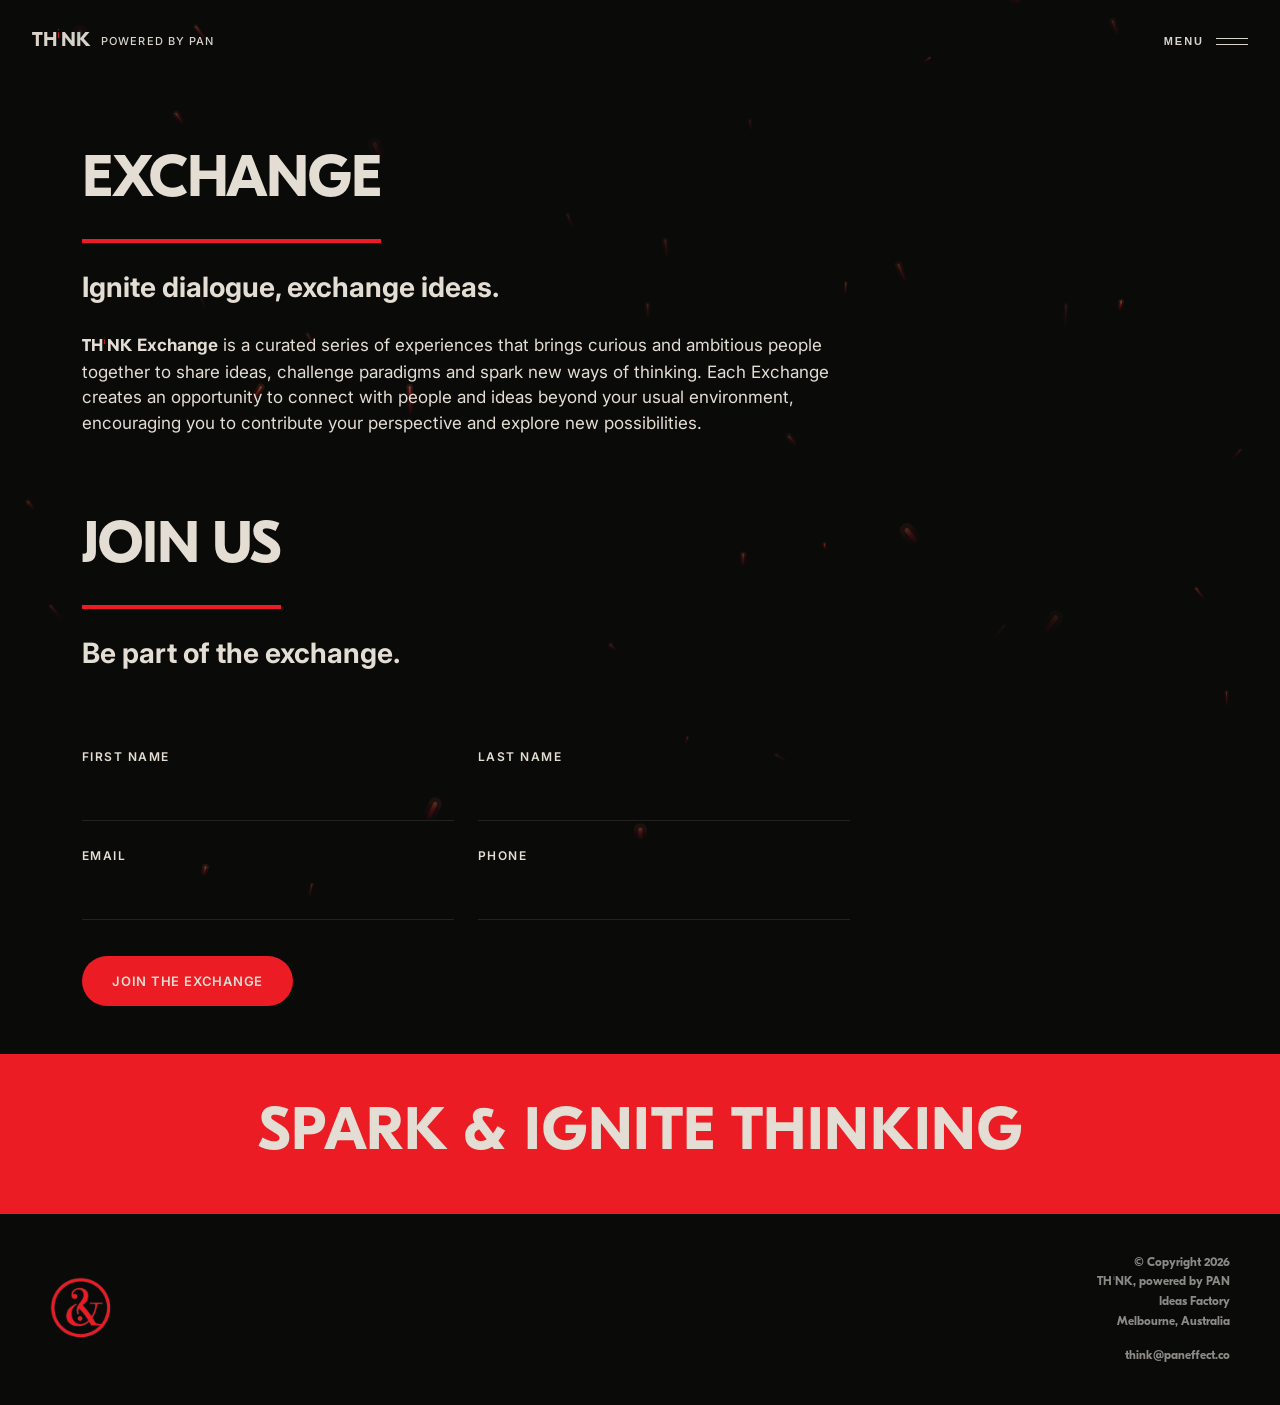
<file: exchange.html>
<!DOCTYPE html>
<html lang="en">
<head>
<meta charset="UTF-8">
<!-- Google tag (gtag.js) -->
<script async src="https://www.googletagmanager.com/gtag/js?id=G-LXSZK10BWC"></script>
<script>
  window.dataLayer = window.dataLayer || [];
  function gtag(){dataLayer.push(arguments);}
  gtag('js', new Date());
  gtag('config', 'G-LXSZK10BWC');
</script>
<meta name="viewport" content="width=device-width, initial-scale=1, maximum-scale=1">
<title>THiNK Exchange</title>
<link rel="icon" href="favicon.ico" sizes="any">
<link rel="icon" type="image/png" sizes="32x32" href="favicon-32.png">
<link rel="icon" type="image/png" sizes="192x192" href="icon-192.png">
<link rel="apple-touch-icon" href="apple-touch-icon.png">
<meta name="description" content="THiNK Exchange brings together curious people, high performers and business leaders to explore ideas that move thinking forward.">
<link rel="preconnect" href="https://fonts.googleapis.com">
<link rel="preconnect" href="https://fonts.gstatic.com" crossorigin>
<link href="https://fonts.googleapis.com/css2?family=Archivo:wght@500;600;700;800;900&family=Inter:wght@400;500;600&family=Bodoni+Moda:ital,wght@0,400;0,500;0,600;1,400&display=swap" rel="stylesheet">
<style>
  @font-face{
    font-family:'GT Eesti Display';
    src:url([data-uri]) format('woff2');
    font-weight:700 900;
    font-style:normal;
    font-display:swap;
  }
  @font-face{
    font-family:'Bodoni 72';
    src:url([data-uri]) format('woff2');
    font-weight:400 600;
    font-style:normal;
    font-display:swap;
  }
  :root{
    --black:#0a0a09;
    --ink:#E3DDD3;
    --grey:#8a877f;
    --line:#232220;
    --red:#eb1c24;
    --panel:#121110;
    --beige:#E3DDD3;
    --serif-tight: -0.02em;
  }
  *{margin:0;padding:0;box-sizing:border-box;}
  html{scroll-behavior:smooth;background:#0a0a09;}
  body{
    background:transparent;
    color:var(--ink);
    font-family:'Inter',sans-serif;
    font-weight:400;
    line-height:1.5;
    overflow-x:hidden;
    font-synthesis:none;
  }
  #emberCanvas{
    position:fixed;inset:0;width:100vw;height:100vh;
    z-index:0;pointer-events:none;display:block;
  }
  ::selection{background:var(--red);color:var(--black);}
  a{color:inherit;text-decoration:none;}

  h1,h2,h3,.disp{
    font-family:'GT Eesti Display','Archivo',sans-serif;
    font-weight:800;
    letter-spacing:var(--serif-tight);
    line-height:1.02;
    text-transform:uppercase;
  }

  .wrap{max-width:1180px;margin:0 auto;padding:0 32px;}
  @media (max-width:640px){.wrap{padding:0 22px;}}

  .eyebrow{
    font-family:'Inter',sans-serif;
    font-size:12px;
    font-weight:600;
    letter-spacing:0.18em;
    text-transform:uppercase;
    color:var(--red);
    display:flex;align-items:center;gap:10px;
    margin-bottom:var(--eyebrow-gap);
  }
  .eyebrow::before{content:"";width:20px;height:1px;background:var(--red);}

  /* NAV */
  header{
    position:fixed;top:0;left:0;right:0;z-index:100;
    display:flex;align-items:center;justify-content:space-between;
    padding:26px 32px;
    mix-blend-mode:difference;
  }
  @media (max-width:640px){header{padding:20px 22px;}}
  .logo{
    font-family:'GT Eesti Display','Archivo',sans-serif;
    font-weight:800;
    font-size:20px;
    letter-spacing:0.02em;
    display:flex;align-items:center;gap:10px;
  }
  .logo img.logo-mark{height:22px;width:auto;display:block;}
  .logo-inline{height:0.85em;width:auto;vertical-align:-0.12em;display:inline-block;margin:0 1px;}
  .logo-sub{
    font-family:'Inter',sans-serif;
    font-weight:500;
    font-size:11px;
    letter-spacing:0.1em;
    text-transform:uppercase;
    color:var(--ink);
  }
  @media (max-width:640px){.logo-sub{display:none;}}
  .menu-btn{
    font-size:11px;font-weight:600;letter-spacing:0.18em;text-transform:uppercase;
    display:flex;align-items:center;gap:12px;cursor:pointer;background:none;border:none;color:var(--ink);
    transition:transform .12s ease;
  }
  .menu-btn .bars{width:32px;height:7px;position:relative;}
  .menu-btn .bars span{position:absolute;left:0;right:0;height:1px;background:var(--ink);transition:transform .35s cubic-bezier(.22,.61,.36,1),background-color .35s ease;}
  .menu-btn .bars span:first-child{top:0;}
  .menu-btn .bars span:last-child{bottom:0;}
  /* hover: bars slide toward each other + pick up the red accent */
  .menu-btn:hover .bars span{background-color:var(--red);}
  .menu-btn:hover .bars span:first-child{transform:translateX(4px);}
  .menu-btn:hover .bars span:last-child{transform:translateX(-4px);}
  /* click: subtle press */
  .menu-btn:active{transform:scale(.94);}

  /* NAV OVERLAY */
  .overlay{
    position:fixed;inset:0;z-index:200;
    background:var(--black);
    display:flex;flex-direction:column;justify-content:center;
    padding:32px;
    overflow:hidden;
    transform:translateY(-100%);
    transition:transform .5s cubic-bezier(.7,0,.2,1);
  }
  .overlay.open{transform:translateY(0);}
  /* Sits on the exact same line as the .menu-btn (which is vertically
     centred against the taller logo, ~9px below the header padding), so
     leaving the cursor where the Menu button was lands on Close. */
  .overlay-close{
    position:absolute;top:35px;right:32px;
    font-size:11px;font-weight:600;letter-spacing:0.18em;text-transform:uppercase;
    background:none;border:none;color:var(--ink);cursor:pointer;
  }
  @media (max-width:640px){.overlay-close{top:29px;right:22px;}}
  @media (max-width:640px){
    .overlay{padding:32px 22px;}
    .overlay nav a{font-size:clamp(16px,5.6vw,40px);letter-spacing:-0.01em;white-space:nowrap;}
  }
  .overlay nav{display:flex;flex-direction:column;gap:6px;}
  .overlay nav a{
    font-family:'GT Eesti Display','Archivo',sans-serif;font-weight:800;
    font-size:clamp(32px,7vw,64px);text-transform:uppercase;
    color:var(--ink);
    padding:10px 0;
    transition:color .25s, padding-left .25s;
  }
  .overlay nav a:hover{color:var(--ink);padding-left:14px;}
  .overlay nav a span{color:var(--red);font-size:0.4em;vertical-align:super;margin-right:8px;}
  .overlay nav a .brand-logo,
  .overlay nav a .brand-logo-i{
    font-family:'GT Eesti Display','Archivo',sans-serif;font-weight:800;font-style:normal;
    text-transform:uppercase;color:inherit;vertical-align:baseline;font-size:1em;letter-spacing:inherit;
  }
  .overlay-foot{margin-top:40px;font-size:15px;color:var(--ink);}
  .overlay-foot a{color:var(--red);text-decoration:none;transition:opacity .25s ease;}
  .overlay-foot a:hover{opacity:.7;}

  section{position:relative;padding:min(18vh,150px) 0;}
  /* --eyebrow-gap: the single spacing between a section eyebrow (.num or
     .eyebrow) and its title, applied identically everywhere. */
  :root{--eyebrow-gap:22px;}
  .num{
    font-family:'Inter',sans-serif;
    font-size:12px;
    font-weight:600;
    letter-spacing:0.18em;
    text-transform:uppercase;
    color:var(--red);
    display:flex;align-items:center;gap:10px;
    margin-bottom:var(--eyebrow-gap);
  }
  .num::before{content:"";width:20px;height:1px;background:var(--red);}
  .num .brand-logo{color:var(--red);}

  /* HERO */
  #hero{
    min-height:100vh;display:flex;flex-direction:column;justify-content:center;
    background:var(--black);
  }
  #hero .wrap{padding-top:100px;}
  .hero-head{
    font-size:clamp(32px,5.6vw,80px);
    margin:22px 0 26px;
  }
  .hero-head .i{
    color:var(--red);
    font-family:'Bodoni 72','Bodoni Moda','Bodoni MT',Georgia,serif;
    font-style:normal;
    font-weight:500;
    font-size:1.4em;
    text-transform:lowercase;
    letter-spacing:0;
  }
  .i-inline{
    color:var(--red);
    font-style:normal;
  }
  .hero-purpose{
    max-width:600px;
    font-family:'GT Eesti Display','Archivo',sans-serif;
    font-weight:700;
    font-size:clamp(17px,2.2vw,23px);
    color:var(--ink);
    margin-bottom:20px;
  }
  .hero-sub{
    max-width:560px;
    font-size:clamp(16px,2vw,20px);
    color:var(--ink);
    margin-bottom:44px;
  }
  .cta-row{display:flex;gap:18px;flex-wrap:wrap;align-items:center;}
  .btn{
    font-family:'Inter',sans-serif;font-weight:600;font-size:13px;letter-spacing:.06em;text-transform:uppercase;
    padding:17px 30px;border-radius:100px;
    display:inline-flex;align-items:center;gap:10px;
    transition:transform .25s, background .25s, color .25s;
  }
  .btn-primary{background:var(--red);color:var(--ink);}
  .btn-primary:hover{background:var(--ink);color:var(--black);transform:translateY(-2px);}
  .btn-primary .brand-logo,.btn-primary .brand-logo-i{color:inherit;font-style:normal;}
  .btn-ghost{border:1px solid var(--line);color:var(--ink);}
  .btn-ghost:hover{border-color:var(--ink);transform:translateY(-2px);}
  .btn-black{background:var(--black);color:var(--ink);border:1px solid var(--black);}
  .btn-black:hover{background:var(--panel);transform:translateY(-2px);}
  .scroll-cue{
    position:absolute;bottom:36px;left:50%;transform:translateX(-50%);
    font-size:11px;letter-spacing:.18em;text-transform:uppercase;color:var(--ink);
    display:flex;flex-direction:column;align-items:center;gap:10px;
  }
  .scroll-cue .line{width:1px;height:34px;background:linear-gradient(var(--red),transparent);animation:pulse 2s infinite;}
  @keyframes pulse{0%,100%{opacity:.3}50%{opacity:1}}

  /* GENERIC REVEAL */
  .reveal{opacity:0;transform:translateY(28px);transition:opacity .8s ease, transform .8s ease;}
  .reveal.in{opacity:1;transform:none;}

  /* SECTION HEAD */
  .s-head{max-width:820px;}
  /* line-height 1.12 (vs the base 1.02) so the enlarged italic word — e.g.
     "operators" at 1.4em — clears the line below it instead of overlapping. */
  .s-head h2{font-size:clamp(30px,5vw,58px);line-height:1.12;}
  /* Trim the title's line box to the cap height at the top. Without this, a
     large italic word on the FIRST line (e.g. "engage") inflates that line and
     pushes the caps down, so the eyebrow→title gap looked bigger on those
     sections than on ones where the italic word wraps to line 2 (e.g.
     "thinking"). Trimming makes the gap even across all sections. Progressive
     enhancement: browsers without text-box support fall back to the old look. */
  .s-head h2, .taas-head, #final h2{
    text-box-trim:trim-start;
    text-box-edge:cap alphabetic;
    text-box:trim-start cap alphabetic;
  }
  .s-head h2 em{
    color:var(--red);
    font-style:normal;
    font-family:'Bodoni 72','Bodoni Moda','Bodoni MT',Georgia,serif;
    font-weight:500;
    font-size:1.4em;
    text-transform:lowercase;
  }
  .s-head h2 em.cap{text-transform:none;}
  .arch-head-logo{height:1.368em;width:auto;vertical-align:-0.36em;display:inline-block;}
  .stop{font-size:1em;}
  .arrow-sep{
    color:var(--ink);
    font-family:'GT Eesti Display','Archivo',sans-serif;
    font-weight:400;
    font-size:.7em;
    display:inline-block;
    margin:0 .02em;
    vertical-align:middle;
  }
  .lede{max-width:560px;color:var(--ink);font-size:17px;margin-top:22px;}
  .bio-copy{max-width:680px;color:var(--ink);font-size:16px;line-height:1.65;margin-top:20px;}

  /* WHAT / WHY split */
  .gap-copy{max-width:680px;color:var(--ink);font-size:16px;line-height:1.75;margin-top:32px;}
  .gap-copy + .gap-copy{margin-top:16px;}
  /* same font, size and spacing as the body copy above it, just in red */
  .mindset-quote{
    font-family:'Inter',sans-serif;font-weight:400;font-style:normal;
    color:var(--red);font-size:17px;line-height:1.6;
    max-width:calc(var(--jp-width, 832px) - var(--jp-bleed, 48px));margin:16px 0 0;
  }
  .big-stat{font-family:'GT Eesti Display','Archivo',sans-serif;font-size:clamp(40px,6vw,80px);font-weight:800;color:var(--ink);}

  /* triad list (why) */
  .triad{margin-top:56px;display:flex;flex-direction:column;}
  .triad-row{
    display:grid;grid-template-columns:180px 1fr 40px;gap:24px;align-items:center;
    padding:26px 0;
    transition:padding-left .3s;
  }
  .triad-row:hover{padding-left:14px;}
  .triad-row .from{color:var(--ink);font-size:14px;}
  .triad-row .to{font-family:'GT Eesti Display','Archivo',sans-serif;font-weight:700;font-size:19px;}
  .triad-row .arrow{color:var(--red);font-size:20px;text-align:right;}
  @media (max-width:640px){.triad-row{grid-template-columns:1fr 26px;}.triad-row .from{grid-column:1/3;}}

  /* TaaS */
  #taas{
    background:transparent;
  }
  .lc{text-transform:lowercase;}
  .keep-case{text-transform:none;}
  .taas-head{font-size:clamp(30px,5vw,58px);line-height:1.12;}
  .taas-head .service{color:var(--red);font-family:'Bodoni 72','Bodoni Moda','Bodoni MT',Georgia,serif;font-style:normal;font-weight:500;font-size:1.4em;text-transform:lowercase;}
  .taas-line{max-width:600px;color:var(--ink);font-size:18px;margin-top:24px;}

  /* pillars */
  .pillars{display:grid;grid-template-columns:repeat(3,1fr);gap:1px;background:transparent;margin-top:56px;}
  @media (max-width:800px){.pillars{grid-template-columns:1fr;}}
  .pillar{background:transparent;padding:38px 30px;transition:background-color .45s ease;}
  .pillar .num{margin-bottom:30px;}
  .pillar h3{font-size:22px;margin-bottom:14px;}
  .pillar p{color:var(--ink);font-size:15px;}

  /* how we help grid */
  .help-grid{display:grid;grid-template-columns:repeat(4,1fr);gap:1px;background:transparent;margin-top:56px;}
  @media (max-width:900px){.help-grid{grid-template-columns:repeat(2,1fr);}}
  @media (max-width:520px){.help-grid{grid-template-columns:1fr;}}
  .help-card{
    background:transparent;padding:34px 26px;min-height:230px;
    display:flex;flex-direction:column;justify-content:space-between;
    cursor:pointer;transition:background-color .45s ease;
  }
  .help-card .num{color:var(--ink);}
  .help-card h3{font-size:20px;margin:14px 0 10px;}
  .help-card p{
    color:var(--ink);font-size:14px;max-height:0;overflow:hidden;
    transition:max-height .35s ease;
  }
  .help-card:hover p, .help-card.active p{max-height:120px;}

  /* same reversed PAN hover as the home panels: the card under the cursor fills beige and its
     beige text flips to black (red accents stay red). --ink is re-pointed inside the card only. */
  @media (hover:hover){
    .pillar:hover, .help-card:hover, .impact-card:hover{background-color:var(--beige);--ink:var(--black);}
  }
  .help-card.active{background-color:var(--beige);--ink:var(--black);}

  /* IDEAS PAGE: live Substack feed columns */
  .ideas-feed{
    display:grid;grid-template-columns:1fr 1fr;gap:64px;
    margin-top:64px;padding-top:48px;
  }
  @media (max-width:800px){.ideas-feed{grid-template-columns:1fr;gap:44px;}}
  /* column titles match the page subtitle (e.g. 'Ideas to spark & ignite thinking.') */
  .feed-col-title{
    font-family:'Inter',sans-serif;font-weight:700;
    font-size:clamp(20px,2.4vw,28px);line-height:1.3;
    letter-spacing:0;text-transform:none;color:var(--ink);
    padding-bottom:0;margin-bottom:12px;
  }
  .feed-list{display:flex;flex-direction:column;gap:26px;}
  /* each Substack item is a panel that fills beige on hover, like the home page panels */
  .feed-list{margin:0 -28px;gap:6px;}
  .feed-item{
    display:block;padding:26px 28px;color:var(--ink);
    background-color:transparent;transition:background-color .45s ease, color .45s ease;
  }
  @media (hover:hover){
    .feed-item:hover{background-color:var(--beige);--ink:var(--black);}
  }
  .feed-item:focus-visible{background-color:var(--beige);--ink:var(--black);outline:none;}
  .feed-status{padding:0 28px;}
  @media (max-width:640px){.feed-list{margin:0 -20px;}.feed-item{padding:22px 20px;}.feed-status{padding:0 20px;}}
  .feed-item-date{
    font-family:'Inter',sans-serif;font-size:11px;font-weight:600;
    letter-spacing:.1em;text-transform:uppercase;color:var(--ink);opacity:.55;
  }
  .feed-item-title{
    font-family:'GT Eesti Display','Archivo',sans-serif;font-weight:700;
    font-size:19px;line-height:1.28;margin:10px 0 8px;
    text-transform:none;letter-spacing:0;transition:color .2s;
  }
  .feed-item-title{color:var(--ink);transition:color .45s ease;}
  .feed-item-sub{color:var(--ink);opacity:.75;font-size:14px;line-height:1.55;font-family:'Inter',sans-serif;}
  .feed-status{color:var(--ink);opacity:.6;font-size:14px;line-height:1.6;}
  .feed-status a{color:var(--red);text-decoration:underline;text-underline-offset:3px;}

  /* IDEAS PAGE: Substack subscribe, sitting under the title block; the email field
     matches the Exchange form fields (underline, beige while typing) */
  .ideas-subscribe{
    display:flex;align-items:flex-end;gap:20px;flex-wrap:wrap;
    margin-top:34px;max-width:calc(var(--jp-width, 832px) - var(--jp-bleed, 48px));
  }
  .ideas-subscribe-input{
    flex:1;min-width:220px;
    font-family:'Inter',sans-serif;font-size:16px;color:var(--ink);
    background:transparent;border:none;border-bottom:1px solid var(--line);border-radius:0;
    padding:12px 14px;outline:none;caret-color:var(--red);
    transition:border-color .25s, background-color .45s ease, color .45s ease;
  }
  .ideas-subscribe-input::placeholder{color:var(--ink);opacity:.5;}
  .ideas-subscribe-input:focus{border-color:var(--red);background-color:var(--beige);color:var(--black);}
  .ideas-subscribe-input:focus::placeholder{color:var(--black);}
  .ideas-subscribe-btn{border:none;cursor:pointer;flex:none;}
  /* intro copy: same size and width as the Exchange intro */
  #media .s-head{max-width:none;}
  #media .ideas-intro{margin-top:44px;}
  #media .ideas-intro .lede{max-width:calc(var(--jp-width, 832px) - var(--jp-bleed, 48px));margin-top:0;}
  #media .ideas-intro .lede + .lede{margin-top:16px;}
  #media .ideas-intro .lede.ideas-explore{margin-top:40px;}
  @media (max-width:700px){
    .ideas-subscribe-input{min-width:0;width:100%;flex:1 1 100%;}
  }
  /* subscribe sits in the same beige-on-hover box as the Exchange sign-up */
  /* box lines up with the copy: same left edge and same width as the paragraphs above */
  .join-panel.ideas-sub-panel{margin:40px 0 0;max-width:calc(var(--jp-width, 832px) - var(--jp-bleed, 48px));}
  .ideas-sub-panel .ideas-subscribe{margin-top:0;max-width:none;}
  .join-panel:hover .ideas-subscribe-input, .join-panel:focus-within .ideas-subscribe-input{border-bottom-color:rgba(10,10,9,0.25);}
  .join-panel .ideas-subscribe-input:focus{background-color:var(--black);color:var(--beige);border-color:var(--red);}
  .join-panel .ideas-subscribe-input:focus::placeholder{color:var(--beige);}
  /* Ideas page ends flush on the banner: the 'explore more' link is the last panel */
  #media{padding-bottom:0;}
  .ideas-more{
    display:flex;align-items:center;gap:14px;margin:40px -28px 0;padding:30px 28px;
    font-family:'Inter',sans-serif;font-weight:600;font-size:13px;letter-spacing:.14em;text-transform:uppercase;
    color:var(--ink);background-color:transparent;transition:background-color .45s ease, color .45s ease;
  }
  .ideas-more-arrow{color:var(--red);font-size:22px;letter-spacing:0;transition:transform .3s;}
  @media (hover:hover){
    .ideas-more:hover{background-color:var(--beige);--ink:var(--black);}
    .ideas-more:hover .ideas-more-arrow{transform:translateX(8px);}
  }
  .ideas-more:focus-visible{background-color:var(--beige);--ink:var(--black);outline:none;}
  @media (max-width:640px){.ideas-more{margin:32px -20px 0;padding:26px 20px;}}

  /* ===== Mirrored section style (TaaS + About), matching Ideas / Exchange:
     big title with red rule, bold subtitle, then body copy at one size and width ===== */
  .x-sec .x-head{max-width:none;text-align:left;margin-left:0;margin-right:0;}
  .x-sec h2.ex-title{margin:0;max-width:none;}
  .x-sec .x-head .ex-tagline + .lede,
  .x-sec .x-head .ex-tagline + .bio-copy{margin-top:28px;}
  .x-sec .lede, .x-sec .bio-copy, .x-sec .taas-line, .x-sec .gap-copy{
    font-size:17px;line-height:1.6;color:var(--ink);
    max-width:calc(var(--jp-width, 832px) - var(--jp-bleed, 48px));margin-left:0;margin-right:0;
  }
  .x-sec .bio-copy, .x-sec .gap-copy{margin-top:16px;}
  .x-sec .x-head + .taas-line, .x-sec .x-head + .gap-copy{margin-top:28px;}
  .x-sec .taas-line{margin-top:16px;}
  /* About architecture: heading block now left-aligned; the visual stays centred */
  #architecture.x-sec .x-head{text-align:left;}
  /* TaaS closing form: same layout as the Exchange sign-up, flush on the banner */
  #final.x-sec{text-align:left;padding-bottom:0;}
  #final.x-sec h2.ex-title{margin:0;max-width:none;}
  #final.x-sec .lede{margin-top:28px;}
  #final.x-sec .join-panel{margin-top:40px;padding-top:22px;}
  #final.x-sec .enquiry-form{margin:0;max-width:none;}
  /* About closing links: two panels flush on the banner */
  #who.x-sec{padding-bottom:0;}
  /* About page: tighter spacing between sections */
  #different, #cases, #does, #architecture, #who{padding-top:min(10vh,90px);padding-bottom:min(10vh,90px);}
  #different{padding-top:min(18vh,150px);}
  /* TaaS page: same tighter section spacing as About */
  #taas, #offerings, #mindset, #faq, #final{padding-top:min(10vh,90px);padding-bottom:min(10vh,90px);}
  #taas{padding-top:min(18vh,150px);}
  #final.x-sec{padding-bottom:0;}
  #who.x-sec{padding-bottom:0;}
  .x-more-row{display:grid;grid-template-columns:1fr 1fr;margin:48px -28px 0;}
  .x-more-row .ideas-more{margin:0;}
  @media (max-width:640px){.x-more-row{grid-template-columns:1fr;margin:36px -20px 0;}}

  /* Touch screens: the panel crossing the middle of the screen while scrolling ('is-lit',
     set by script) gets the same beige state as a mouse hover on desktop */
  @media (hover:none){
    .panel-btn.is-lit{background-color:var(--ink);}
    .panel-btn.is-lit .panel-emphasis,
    .panel-btn.is-lit .panel-taas-sup,
    .panel-btn.is-lit .panel-sup,
    .panel-btn.is-lit .panel-tag{color:var(--black);}
    .panel-btn.is-lit .panel-title::after{width:64px;}
    .feed-item.is-lit, .pillar.is-lit, .help-card.is-lit, .faq-item.is-lit,
    .ideas-more.is-lit, .case-tile.is-active.is-lit, .join-panel.is-lit{
      background-color:var(--beige);--ink:var(--black);
    }
    .ideas-more.is-lit .ideas-more-arrow{transform:translateX(8px);}
    .join-panel.is-lit .btn-primary{color:var(--beige);}
    .join-panel.is-lit .field input, .join-panel.is-lit .ideas-subscribe-input{border-bottom-color:rgba(10,10,9,0.25);}
  }

  /* architecture: solar system visual */
  #architecture{text-align:center;overflow:hidden;}
  .arch-stage{
    position:relative;
    width:min(720px,100%);
    aspect-ratio:1/1;
    margin:60px auto 0;
    border-radius:50%;
    background:radial-gradient(circle at 50% 45%, #150d0b 0%, #0d0908 38%, #070605 62%, #030302 100%);
    box-shadow:0 0 120px rgba(235,28,36,0.08);
  }
  .arch-stage canvas{
    position:absolute;inset:0;width:100%;height:100%;display:block;
  }
  .arch-labels{
    position:absolute;inset:0;pointer-events:none;
  }
  .arch-label{
    position:absolute;
    transform:translate(-50%,-50%);
    font-family:'Inter',sans-serif;
    font-weight:600;
    font-size:10.5px;
    line-height:1.3;
    letter-spacing:.02em;
    white-space:normal;
    text-align:center;
    padding:6px 12px;
    border-radius:12px;
    border:1px solid rgba(235,28,36,0.35);
    background:rgba(8,6,5,0.62);
    backdrop-filter:blur(2px);
    pointer-events:auto;
    cursor:pointer;
    transition:opacity .25s, border-color .25s, background .25s;
    width:132px;
  }
  @media (min-width:640px){
    .arch-label{width:150px;font-size:11.5px;}
  }
  /* essence statements fill beige on hover / when selected, like the panels across the site */
  .arch-label{transition:opacity .25s, border-color .25s, background-color .45s ease, color .45s ease;}
  .arch-label:hover, .arch-label.active{
    border-color:var(--beige);
    background:var(--beige);
    backdrop-filter:none;
    opacity:1 !important;z-index:200 !important;
  }
  .arch-label:hover .dot, .arch-label.active .dot{box-shadow:none;}
  .arch-label .dot{
    display:inline-block;width:6px;height:6px;border-radius:50%;
    margin-right:7px;vertical-align:middle;
    box-shadow:0 0 8px currentColor;
  }
  .arch-purpose-tag{
    position:absolute;left:50%;top:50%;transform:translate(-50%,-50%);
    font-family:'GT Eesti Display','Archivo',sans-serif;font-weight:800;font-size:clamp(16px,2.8vw,22px);
    letter-spacing:.08em;color:var(--red);text-transform:uppercase;
    pointer-events:auto;cursor:pointer;text-shadow:0 0 22px rgba(235,28,36,0.55);
    padding:10px 16px;border-radius:14px;border:1px solid transparent;
    transition:border-color .25s, background .25s, text-shadow .25s;
  }
  .arch-purpose-tag:hover, .arch-purpose-tag.active{
    border-color:var(--beige);
    background:var(--beige);
    text-shadow:none;
  }
  .arch-caption{
    margin-top:34px;min-height:104px;color:var(--ink);font-size:15px;max-width:520px;margin-left:auto;margin-right:auto;
    box-sizing:border-box;padding:18px 22px;
    border-top:1px solid transparent;
    transition:opacity .25s, border-color .35s ease;
  }
  /* selected state: a quiet hairline above marks the zone; the red node title
     carries the emphasis, the supporting line stays understated. */
  .arch-caption.is-selected{
    border-top-color:rgba(235,28,36,0.16);
    padding-top:24px;
  }
  .arch-caption .cap-prompt{opacity:.6;}
  .arch-caption .cap-title{
    display:block;
    font-family:'GT Eesti Display','Archivo',sans-serif;
    font-weight:800;
    font-size:clamp(13px,1.7vw,16px);
    line-height:1.3;
    letter-spacing:.06em;
    text-transform:uppercase;
    color:var(--red);
    margin-bottom:14px;
  }
  .arch-caption .cap-text{
    display:block;color:var(--ink);opacity:.45;font-size:13.5px;line-height:1.6;
  }
  @keyframes archCapIn{from{opacity:0;transform:translateY(10px);}to{opacity:1;transform:none;}}
  .arch-caption .cap-title{animation:archCapIn .45s cubic-bezier(.22,.61,.36,1) both;}
  .arch-caption .cap-text{animation:archCapIn .45s cubic-bezier(.22,.61,.36,1) .09s both;}
  @media (prefers-reduced-motion: reduce){
    .arch-caption .cap-title, .arch-caption .cap-text{animation:none;}
  }
  .arch-caption.is-selected + .arch-hint{margin-top:16px;}
  .arch-hint{margin-top:8px;font-size:11px;letter-spacing:.1em;text-transform:uppercase;color:var(--ink);opacity:.55;}

  /* who is for: chips */
  .chip-row{display:flex;flex-wrap:wrap;gap:14px;margin-top:50px;}
  .chip{
    border:1px solid var(--line);border-radius:100px;padding:14px 26px;
    font-size:15px;color:var(--ink);
    transition:border-color .25s, color .25s;
  }
  .chip:hover{border-color:var(--red);color:var(--ink);}

  /* who is for: dynamic scrolling industries ticker (mixes GT Eesti bold + red Bodoni 72) */
  .industries-marquee{
    margin-top:56px;overflow:hidden;padding:30px 0;
  }
  .industries-track{
    display:flex;align-items:baseline;gap:26px;width:max-content;white-space:nowrap;
    animation:indScroll 44s linear infinite;
  }
  .industries-marquee:hover .industries-track{animation-play-state:paused;}
  .ind{font-family:'GT Eesti Display','Archivo',sans-serif;font-weight:700;font-size:22px;color:var(--ink);text-transform:uppercase;letter-spacing:.01em;}
  .ind-sep{color:var(--line);font-size:20px;}
  @keyframes indScroll{from{transform:translateX(0);}to{transform:translateX(-50%);}}
  @media (prefers-reduced-motion: reduce){.industries-track{animation:none;}}

  /* outcomes: dynamic dual-row scrolling marquee */
  .unlock-marquee{
    margin-top:56px;display:flex;flex-direction:column;gap:22px;
    overflow:hidden;padding:34px 0;
    background:linear-gradient(180deg,transparent,rgba(235,28,36,0.04),transparent);
  }
  .unlock-row{
    display:flex;gap:20px;width:max-content;flex-wrap:nowrap;
    animation:unlockLeft 32s linear infinite;
  }
  .unlock-row.reverse{animation:unlockRight 38s linear infinite;}
  .unlock-row:hover{animation-play-state:paused;}
  .unlock-chip{
    display:inline-flex;align-items:center;gap:12px;white-space:nowrap;
    border:1px solid var(--line);border-radius:100px;padding:16px 30px;
    font-family:'GT Eesti Display','Archivo',sans-serif;font-weight:700;font-size:16px;
    color:var(--ink);background:var(--panel);transition:border-color .25s;
  }
  .unlock-chip:hover{border-color:var(--red);}
  .unlock-chip .dot{width:8px;height:8px;border-radius:50%;background:var(--red);display:inline-block;flex:none;}
  @keyframes unlockLeft{from{transform:translateX(0);}to{transform:translateX(-50%);}}
  @keyframes unlockRight{from{transform:translateX(-50%);}to{transform:translateX(0);}}
  @media (prefers-reduced-motion: reduce){
    .unlock-row, .unlock-row.reverse{animation:none;}
  }

  /* ===== TaaS page: track-record impact grid (GT Eesti bold labels + red Bodoni 72 figures) ===== */
  .impact-grid{display:grid;grid-template-columns:repeat(3,1fr);gap:1px;background:transparent;margin-top:56px;}
  @media (max-width:900px){.impact-grid{grid-template-columns:repeat(2,1fr);}}
  @media (max-width:600px){.impact-grid{grid-template-columns:1fr;}}
  .impact-card{
    background:transparent;padding:38px 30px;transition:background-color .45s ease;
    display:flex;flex-direction:column;gap:14px;
  }
  .impact-figure{
    font-family:'Bodoni 72','Bodoni Moda','Bodoni MT',Georgia,serif;
    font-style:normal;color:var(--red);font-weight:500;font-size:clamp(24px,3vw,34px);line-height:1.15;
  }
  .impact-label{
    font-family:'GT Eesti Display','Archivo',sans-serif;font-weight:700;
    color:var(--ink);font-size:14.5px;line-height:1.5;text-transform:none;letter-spacing:0;
  }

  /* ===== TaaS page: offerings grid (Project / Execution / Lab / Bespoke) ===== */
  .offer-grid{
    display:grid;grid-template-columns:repeat(2,1fr);gap:26px;margin-top:56px;
    align-items:start;
  }
  @media (max-width:640px){.offer-grid{grid-template-columns:1fr;}}
  /* Cards auto-size to their (taller) back face — the two faces are stacked in
     one grid cell so the card is as tall as its content, never scrolls, and a
     small script (equalizeOfferCards in app.js) sets every card to the tallest
     card's height so they all match. --offer-h is written by that script. */
  .offer-flip{
    position:relative;perspective:1800px;cursor:pointer;outline:none;
    min-height:var(--offer-h, 440px);
    display:flex;flex-direction:column;
    background:transparent;
  }
  /* flex:1 makes the inner (and its grid-stacked faces) fill the full card
     height even when the card is stretched taller than its content, so the
     back face's black background reaches the whole outline. */
  .offer-flip-inner{
    position:relative;width:100%;flex:1;
    display:grid;
    transition:transform .8s cubic-bezier(.7,0,.2,1);
    transform-style:preserve-3d;
  }
  .offer-flip.flipped .offer-flip-inner,
  .offer-flip:focus-visible .offer-flip-inner{
    transform:rotateY(180deg);
  }
  /* Hover-to-flip only for devices with a real pointer (mouse/trackpad).
     On touch, a tap leaves a "sticky" :hover behind, which fought with the
     tap-to-flip JS below and made the card look like it flipped at random —
     so touch relies solely on the .flipped class toggled by tapping. */
  @media (hover:hover) and (pointer:fine){
    .offer-flip:hover .offer-flip-inner{transform:rotateY(180deg);}
  }
  .offer-face{
    grid-area:1 / 1;backface-visibility:hidden;
    display:flex;flex-direction:column;padding:32px 28px;
  }
  .offer-front{justify-content:center;background:transparent;}
  .offer-back{
    transform:rotateY(180deg);justify-content:flex-start;
    background:var(--beige);--ink:var(--black);
  }
  .offer-slide-head{display:flex;align-items:baseline;gap:14px;margin-bottom:16px;flex-wrap:wrap;}
  .offer-index{
    font-family:'Bodoni 72','Bodoni Moda','Bodoni MT',Georgia,serif;
    font-style:normal;color:var(--red);font-weight:500;font-size:clamp(32px,3.4vw,46px);line-height:1;
  }
  .offer-title{
    font-family:'GT Eesti Display','Archivo',sans-serif;font-weight:800;text-transform:uppercase;
    color:var(--ink);font-size:clamp(20px,2.2vw,28px);
  }
  .offer-tagline{
    font-family:'GT Eesti Display','Archivo',sans-serif;font-weight:600;
    color:var(--red);font-size:16px;margin-bottom:20px;
  }
  .offer-copy{color:var(--ink);font-size:15px;line-height:1.75;margin-bottom:22px;}
  .offer-meta{display:grid;grid-template-columns:1fr 1fr;gap:20px;}
  @media (max-width:900px){.offer-meta{grid-template-columns:1fr;}}
  .offer-label{
    display:block;font-family:'Inter',sans-serif;font-weight:600;font-size:11px;
    letter-spacing:.12em;text-transform:uppercase;color:var(--red);margin-bottom:6px;
  }
  .offer-meta p{color:var(--ink);font-size:14.5px;line-height:1.6;}
  .offer-hint{
    margin-top:26px;display:flex;align-items:center;gap:12px;
    font-family:'Inter',sans-serif;font-weight:600;font-size:11px;
    letter-spacing:.14em;text-transform:uppercase;color:var(--ink);
  }
  .offer-hint-arrow{
    font-size:28px;line-height:1;color:var(--red);display:inline-block;
    transition:transform .35s;
  }
  @media (hover:hover) and (pointer:fine){
    .offer-flip:hover .offer-hint-arrow{transform:translateX(10px);}
  }
  .offer-flow{margin:32px auto 0;max-width:760px;color:var(--ink);font-size:15px;line-height:1.7;text-align:center;}
  @media (prefers-reduced-motion: reduce){.offer-flip-inner{transition:none;}}

  /* case study carousel (Why THiNK is Different) — all cards present from the start,
     slides via arrows/dots only; no scroll-jacking, page scroll stays completely normal */
  .case-strip-wrap{
    position:relative;margin-top:56px;
    display:flex;align-items:center;gap:18px;
  }
  /* vertical padding gives the active card's border room so overflow:hidden
     (which clips the sliding track horizontally) doesn't shave its top/bottom. */
  .case-strip-window{
    flex:1;overflow:hidden;position:relative;padding:14px 0;
    touch-action:pan-y; /* let JS drive horizontal swipes; vertical page scroll still works */
  }
  .case-strip-track{
    display:flex;gap:28px;align-items:stretch;
    transition:transform .6s cubic-bezier(.4,0,.2,1);
    will-change:transform;
  }
  @media (prefers-reduced-motion: reduce){.case-strip-track{transition:none;}}
  /* No fixed height / overflow: every tile stretches to the tallest one in the
     row (flex align-items:stretch), so all cards are the same size and none
     needs to scroll, at any width. */
  .case-tile{
    flex:0 0 auto;width:min(680px, 78vw);
    display:flex;flex-direction:column;justify-content:center;
    background:transparent;
    padding:48px 52px;
    text-align:center;
    opacity:.35;transform:scale(.92);
    transition:opacity .5s ease, transform .5s ease;
  }
  .case-tile.is-active{opacity:1;transform:scale(1);}
  /* beige panel on hover, like the home page panels (the centred, active case study) */
  .case-tile{color:var(--ink);transition:opacity .5s ease, transform .5s ease, background-color .45s ease;}
  @media (hover:hover){
    .case-tile.is-active:hover{background-color:var(--beige);--ink:var(--black);}
  }
  @media (max-width:700px){
    .case-tile{padding:44px 46px 32px;width:100%;max-width:100%;}
    .case-strip-wrap{gap:0;}
    .case-strip-window{width:100%;}
    .case-arrow-big{
      position:absolute;top:50%;transform:translateY(-50%);z-index:3;
      width:36px;height:36px;font-size:16px;
      background:rgba(10,10,9,0.55);
    }
    .case-prev{left:2px;}
    .case-next{right:2px;}
  }
  .case-slide-head{display:flex;align-items:baseline;justify-content:center;gap:20px;margin-bottom:18px;flex-wrap:wrap;}
  .case-index{
    font-family:'Bodoni 72','Bodoni Moda','Bodoni MT',Georgia,serif;
    font-style:normal;color:var(--red);font-weight:500;font-size:clamp(34px,4vw,52px);line-height:1;
  }
  .case-title{
    font-family:'GT Eesti Display','Archivo',sans-serif;font-weight:800;text-transform:uppercase;
    color:var(--ink);font-size:clamp(22px,2.6vw,32px);
  }
  .case-context{color:var(--ink);font-size:15px;line-height:1.7;max-width:560px;margin:0 auto 22px;}
  .case-relevance{max-width:560px;margin:0 auto;}
  .case-relevance-label{
    display:block;font-family:'Inter',sans-serif;font-weight:600;font-size:12px;
    letter-spacing:.12em;text-transform:uppercase;color:var(--red);margin-bottom:8px;
  }
  .case-relevance p{color:var(--ink);font-size:14px;line-height:1.6;}
  .case-arrow-big{
    flex:0 0 auto;
    background:var(--panel, rgba(255,255,255,0.03));border:1.5px solid var(--line);color:var(--ink);
    width:76px;height:76px;border-radius:50%;display:flex;align-items:center;justify-content:center;
    cursor:pointer;font-size:30px;transition:border-color .25s,color .25s,transform .25s,background .25s;
  }
  .case-arrow-big:hover{border-color:var(--red);color:var(--red);background:rgba(235,28,36,0.08);transform:scale(1.08);}
  @media (max-width:900px){
    .case-arrow-big{width:56px;height:56px;font-size:24px;}
    .case-strip-wrap{gap:10px;}
  }
  @media (max-width:520px){
    .case-arrow-big{width:44px;height:44px;font-size:19px;}
  }
  .case-dots{display:flex;gap:10px;flex-wrap:wrap;justify-content:center;margin-top:28px;}
  .case-dot{
    width:9px;height:9px;border-radius:50%;border:1px solid var(--line);background:transparent;
    cursor:pointer;padding:0;transition:background .3s,border-color .3s;
  }
  .case-dot.active{background:var(--red);border-color:var(--red);}
  .case-outro{margin:32px auto 0;max-width:760px;color:var(--ink);font-size:15px;line-height:1.7;text-align:center;}
  .case-outro + .case-outro{margin-top:16px;}

  /* ===== TaaS page: What THiNK Does — two-column layout with staggered fading insight/ideas/innovation on the right ===== */
  .does-layout{display:block;margin-top:0;}
  .does-fade-stage{
    position:relative;
  }
  @media (max-width:900px){.does-fade-stage{min-height:140px;padding-top:36px;}}
  .does-fade-word{
    position:absolute;left:44px;right:16px;
    font-family:'Bodoni 72','Bodoni Moda','Bodoni MT',Georgia,serif;font-weight:500;
    font-size:clamp(36px,4.4vw,58px);color:var(--red);text-transform:lowercase;
    opacity:0;transition:opacity 1.3s ease;text-align:left;
  }
  .does-fade-word.is-active{opacity:1;}
  .does-fade-word.does-fade-top{top:4%;}
  .does-fade-word.does-fade-mid{top:50%;transform:translateY(-50%);}
  .does-fade-word.does-fade-bottom{bottom:4%;}
  @media (max-width:900px){
    .does-fade-word{left:0;right:0;top:36px;bottom:0;transform:none;text-align:center;display:flex;align-items:center;justify-content:center;}
  }
  @media (prefers-reduced-motion: reduce){.does-fade-word{transition:none;}}


  /* FAQ */
  .faq-q{
    width:100%;text-align:left;background:none;border:none;color:var(--red);
    display:flex;justify-content:space-between;align-items:center;gap:20px;
    padding:26px 0;cursor:pointer;font-family:'GT Eesti Display','Archivo',sans-serif;font-weight:700;font-size:17px;
  }
  .faq-q .plus{font-size:22px;color:var(--red);flex:none;transition:transform .3s;font-weight:400;}
  .faq-q-text{flex:1;text-align:left;}
  .faq-item.open .plus{transform:rotate(45deg);}
  .faq-a{max-height:0;overflow:hidden;transition:max-height .35s ease;}
  .faq-a p{color:var(--ink);font-size:15px;padding:0 0 26px;max-width:680px;}
  /* FAQ rows are panels: beige on hover (and while open), like the home page panels */
  .faq-item{margin:0 -28px;padding:0 28px;color:var(--ink);background-color:transparent;transition:background-color .45s ease;}
  @media (hover:hover){ .faq-item:hover{background-color:var(--beige);--ink:var(--black);} }
  .faq-item.open{background-color:var(--beige);--ink:var(--black);}
  @media (max-width:640px){ .faq-item{margin:0 -20px;padding:0 20px;} }
  /* THiNK wordmark reads fully red in the FAQ only (questions and answers),
     rather than its usual beige-with-red-i everywhere else on the site. */
  #faq .brand-logo{color:var(--red);}

  /* final CTA */
  #final{
    text-align:center;padding-top:min(22vh,180px);padding-bottom:min(16vh,140px);
    background:transparent;
  }
  #final h2{font-size:clamp(30px,5vw,58px);line-height:1.12;max-width:900px;margin:0 auto 18px;}
  #final .lede{margin-top:0;}
  #final .cta-row{justify-content:center;margin-top:10px;}
  .enquiry-form{text-align:left;max-width:640px;margin:44px auto 0;}
  .enquiry-form button[type="submit"]{
    width:100%;justify-content:center;margin-top:36px;border:none;cursor:pointer;
  }
  .enquiry-success{margin:44px auto 0;max-width:640px;text-align:left;}

  footer{padding:50px 0 40px;}
  .foot-row{display:flex;justify-content:space-between;flex-wrap:wrap;gap:24px;font-size:13px;color:var(--ink);}
  .foot-row a:hover{color:var(--ink);}

  /* VIEW ROUTER */
  .view{display:none;}
  .view.active{display:block;}

  /* MINIMAL HOME: centred mark + statement, then the three core panels */
  #hero.home-stage{
    padding:0;background:transparent;border-bottom:none;
    min-height:auto;justify-content:flex-start;
    position:relative;overflow:hidden;
  }
  .home-hero{
    display:flex;flex-direction:column;align-items:flex-start;text-align:left;
    --hero-top:min(16vh,130px);
    padding:var(--hero-top) 6vw 64px;max-width:1400px;margin:0 auto;
    position:relative;z-index:2;width:100%;
  }
  .hero-mark{
    margin:0 0 34px;line-height:0.9;letter-spacing:-0.02em;
  }
  .hero-mark-line{
    display:block;
    font-family:'GT Eesti Display','Archivo',sans-serif;font-weight:800;text-transform:uppercase;
    color:var(--ink);
    font-size:clamp(42px,9vw,128px);
  }
  .hero-mark-emph{
    font-family:'Bodoni 72','Bodoni Moda','Bodoni MT',Georgia,serif;font-weight:500;font-style:normal;
    text-transform:none;color:var(--red);
    font-size:clamp(38px,8.6vw,124px);letter-spacing:-0.01em;
    margin-top:0.04em;
  }
  .hero-lede{
    font-family:'GT Eesti Display','Archivo',sans-serif;font-weight:500;text-transform:none;
    letter-spacing:0;color:var(--ink);
    font-size:clamp(16px,1.8vw,20px);line-height:1.5;
    max-width:520px;margin:6px 0 0;
  }
  .hero-flourish{
    /* right-hand side, top edge in line with the top of the title */
    position:absolute;right:6vw;top:var(--hero-top, min(16vh,130px));bottom:auto;
    width:min(220px,22vw);height:auto;opacity:.16;
    pointer-events:none;z-index:1;
  }
  @media (max-width:760px){
    /* narrow screens: tuck it beside the button so it never sits on the title */
    .hero-flourish{top:auto;bottom:56px;width:54px;}
  }
  .home-sub{
    font-family:'GT Eesti Display','Archivo',sans-serif;font-weight:700;text-transform:none;
    letter-spacing:0;color:var(--ink);
    font-size:clamp(16px,1.8vw,20px);line-height:1.55;
    max-width:560px;margin:0 auto;
  }
  .home-sub .i-inline{font-weight:700;}

  /* subtle emerging/fading values statements, rotating below the transparent brandmark */
  .values-veil{
    position:absolute;top:0;left:0;
    width:100%;height:100%;z-index:2;pointer-events:none;overflow:hidden;
  }
  .value-whisper{
    position:absolute;text-align:center;z-index:2;
    bottom:14px;
    --whisper-r:calc(min(6vw,90px) + min(220px,26vw)/2);
    right:var(--whisper-r);
    transform:translateX(50%);
    width:max-content;
    max-width:min(360px, calc(2*var(--whisper-r) - 24px), calc(2*(100vw - var(--whisper-r)) - 24px));
    white-space:normal;
    font-family:'Bodoni 72','Bodoni Moda','Bodoni MT',Georgia,serif;font-weight:500;font-style:normal;
    color:var(--ink);opacity:0;line-height:1.3;
    font-size:clamp(11px,1vw,13px);letter-spacing:.03em;
    animation-name:whisperRotate;animation-duration:25s;
    animation-timing-function:ease-in-out;animation-iteration-count:infinite;
  }
  .vw-1{animation-delay:0s;}
  .vw-2{animation-delay:5s;}
  .vw-3{animation-delay:10s;}
  .vw-4{animation-delay:15s;}
  .vw-5{animation-delay:20s;}
  @keyframes whisperRotate{
    0%{opacity:0;transform:translateX(50%) translateY(3px);}
    4%{opacity:.28;transform:translateX(50%) translateY(0);}
    16%{opacity:.28;transform:translateX(50%) translateY(0);}
    20%{opacity:0;transform:translateX(50%) translateY(-3px);}
    100%{opacity:0;transform:translateX(50%) translateY(-3px);}
  }
  @media (max-width:800px){
    .home-hero{padding-bottom:56px;}
    .value-whisper{font-size:10px;}
  }
  @media (prefers-reduced-motion: reduce){
    .value-whisper{animation:none;opacity:0;}
  }
  
  .panels{
    display:grid;grid-template-columns:repeat(3,1fr);
  }
  @media (max-width:900px){.panels{grid-template-columns:1fr;}}
  .panel-btn{
    all:unset;cursor:pointer;text-align:left;box-sizing:border-box;
    display:flex;flex-direction:column;justify-content:space-between;
    min-height:min(62vh,620px);padding:56px 48px;position:relative;
    background:transparent;
  }
  .panel-num{font-family:'GT Eesti Display','Archivo',sans-serif;font-size:13px;color:var(--red);font-weight:700;letter-spacing:.05em;}
  .panel-title{margin:26px 0 16px;line-height:1.05;display:flex;flex-direction:column;gap:8px;}
  .panel-lead{
    font-family:'Inter',sans-serif;font-weight:600;text-transform:lowercase;
    color:var(--red);font-size:15px;letter-spacing:.04em;
  }
  .panel-emphasis{
    font-family:'GT Eesti Display','Archivo',sans-serif;font-weight:800;text-transform:uppercase;
    color:var(--ink);font-size:clamp(28px,3.8vw,46px);line-height:1.02;letter-spacing:-0.01em;
  }
  .panel-taas-sup{
    display:inline-block;vertical-align:super;font-size:0.26em;line-height:1.2;
    font-weight:700;letter-spacing:.03em;text-transform:uppercase;color:var(--ink);
    margin-left:0.18em;max-width:6em;white-space:normal;
  }
  .panel-title img.logo-inline-lg{height:0.95em;width:auto;vertical-align:-0.06em;display:inline-block;}
  .panel-mark{position:relative;display:inline-block;}
  .panel-sup{
    position:absolute;top:-0.25em;left:100%;margin-left:0.16em;
    font-family:'GT Eesti Display','Archivo',sans-serif;font-weight:700;
    font-size:0.32em;letter-spacing:.03em;text-transform:uppercase;
    color:var(--ink);line-height:1.15;white-space:normal;max-width:7em;
  }
  .panel-sup-lg{font-size:0.42em;top:-0.3em;max-width:8em;}
  .taas-mark{
    font-family:'GT Eesti Display','Archivo',sans-serif;font-weight:800;
    text-transform:none;font-size:0.95em;display:inline-block;
  }
  .panel-tag{
    color:var(--ink);font-size:16px;font-family:'Inter',sans-serif;font-weight:400;
    text-transform:none;letter-spacing:0;max-width:320px;transition:color .3s;
  }
  .panel-btn:hover .panel-tag{color:var(--ink);}
  .panel-arrow{
    align-self:flex-end;color:var(--red);font-size:26px;
    transition:transform .3s;
  }
  .panel-btn:hover .panel-arrow{transform:translateX(8px);}
  @media (max-width:900px){
    .panel-btn{min-height:340px;padding:44px 32px;}
  }

  /* PAN-style hover: the panel under the cursor fills beige and its text flips to black (reverse of paneffect.co) */
  .panel-btn{transition:background-color .45s ease;}
  .panel-emphasis,.panel-taas-sup,.panel-sup{transition:color .45s ease;}
  .panel-title::after{
    content:"";display:block;height:2px;width:0;background:var(--red);
    margin-top:6px;transition:width .45s cubic-bezier(.22,.61,.36,1);
  }
  @media (hover:hover){
    .panel-btn:hover{background-color:var(--ink);}
    .panel-btn:hover .panel-emphasis,
    .panel-btn:hover .panel-taas-sup,
    .panel-btn:hover .panel-sup,
    .panel-btn:hover .panel-tag{color:var(--black);}
    .panel-btn:hover .panel-title::after{width:64px;}
  }
  .panel-btn:focus-visible{background-color:var(--ink);}
  .panel-btn:focus-visible .panel-emphasis,
  .panel-btn:focus-visible .panel-taas-sup,
  .panel-btn:focus-visible .panel-tag{color:var(--black);}
  .panel-btn:focus-visible .panel-title::after{width:64px;}

  /* SITE-WIDE FOOTER: PAN-style flipping banner bordering a dark footer banner, no gap */
  .flip-banner{
    position:relative;overflow:hidden;perspective:1400px;
    height:clamp(90px,14vw,160px);
    display:block;margin:0;
  }
  .hero-who-cta{
    margin:4px 0 0;
  }
  .hero-who-cta .btn .brand-logo,
  .hero-who-cta .btn .brand-logo-i{
    color:inherit;font-style:normal;
  }
  .flip-inner{
    position:relative;width:100%;height:100%;
    transform-style:preserve-3d;
    transition:transform 1s cubic-bezier(.7,0,.2,1);
  }
  .flip-inner.flipped{transform:rotateX(180deg);}
  .flip-face{
    position:absolute;inset:0;
    display:flex;align-items:center;justify-content:center;
    backface-visibility:hidden;
    font-family:'GT Eesti Display','Archivo',sans-serif;font-weight:800;text-transform:uppercase;
    font-size:clamp(26px,5.6vw,60px);letter-spacing:.01em;
  }
  .flip-front{background:var(--red);color:var(--ink);}
  .flip-back{background:transparent;color:var(--red);transform:rotateX(180deg);}
  @media (prefers-reduced-motion: reduce){.flip-inner{transition:none;}}
  @media (max-width:640px){
    .flip-face{font-size:clamp(14px,5vw,26px);letter-spacing:0;padding:0 20px;white-space:nowrap;}
  }

  /* Dark banner footer, sits flush beneath the flip banner on every page.
     Horizontal layout: PAN ampersand mark | copyright/address | contact,
     matching the paneffect.co reference. */
  .site-footer{
    padding:0;margin:0;border-top:none;
    background-color:transparent;background-image:none;
    position:relative;z-index:2;isolation:isolate;
    display:block;
  }
  .footer-row{
    display:flex;align-items:center;justify-content:space-between;flex-wrap:wrap;
    gap:32px;padding:40px 0;
  }
  .footer-mark-icon{
    flex:none;width:64px;height:64px;cursor:pointer;transition:opacity .25s ease;
    background-image:url('[data-uri]');
    background-size:contain;background-repeat:no-repeat;background-position:center;
  }
  .footer-mark-icon:hover{opacity:.72;}
  .footer-text{
    flex:none;margin-left:auto;text-align:right;
    font-family:'GT Eesti Display','Archivo',sans-serif;font-weight:400;
    color:#8c8a85;
  }
  .footer-text p{margin:0;font-size:12px;line-height:1.65;color:#8c8a85;font-weight:400;}
  .footer-text .brand-logo,
  .footer-text .brand-logo-i{color:#8c8a85;font-weight:400;}
  .footer-contact-block{margin-top:14px;}
  .footer-contact-label{
    font-size:12px;font-weight:400;color:#8c8a85;margin:0 0 3px;
  }
  .footer-contact-email{
    display:block;font-size:12px;font-weight:400;color:#8c8a85;
    text-decoration:none;
  }
  .footer-contact-email:hover{color:var(--red);}
  @media (max-width:700px){
    .footer-row{flex-direction:column;align-items:center;gap:22px;padding:36px 8px;}
    .footer-mark-icon{width:56px;height:56px;}
    .footer-text{text-align:center;margin-left:0;width:100%;}
  }

  /* Text-based THiNK wordmark: GT Eesti Bold beige, with a red Bodoni superscript i */
  .brand-logo{
    font-family:'GT Eesti Display','Archivo',sans-serif;font-weight:800;
    text-transform:uppercase;color:var(--ink);letter-spacing:.01em;
    white-space:nowrap;
  }
  .brand-logo-i{
    font-family:'Bodoni 72','Bodoni Moda','Bodoni MT',Georgia,serif;
    font-style:normal;font-weight:500;color:var(--red);
    vertical-align:super;font-size:0.62em;line-height:0;
    text-transform:lowercase;
  }


  @media (prefers-reduced-motion: reduce){
    html{scroll-behavior:auto;}
    .reveal{opacity:1;transform:none;transition:none;}
    .scroll-cue .line{animation:none;}
  }

  /* ===== EXCHANGE PAGE: audience flip panels ===== */
  .cta-support{margin-top:20px;color:var(--ink);font-size:14px;max-width:520px;line-height:1.6;}

  /* events supporting copy stacked */
  .bio-copy + .bio-copy{margin-top:16px;}

  .audience-grid{display:grid;grid-template-columns:1fr 1fr;gap:24px;margin-top:56px;}
  @media (max-width:800px){.audience-grid{grid-template-columns:1fr;}}

  .audience-flip{
    position:relative;perspective:1600px;height:400px;cursor:pointer;outline:none;
  }
  @media (max-width:640px){.audience-flip{height:480px;}}
  .audience-flip-inner{
    position:relative;width:100%;height:100%;
    transition:transform .8s cubic-bezier(.7,0,.2,1);
    transform-style:preserve-3d;
  }
  .audience-flip:hover .audience-flip-inner,
  .audience-flip.flipped .audience-flip-inner,
  .audience-flip:focus-visible .audience-flip-inner{
    transform:rotateY(180deg);
  }
  .audience-face{
    position:absolute;inset:0;backface-visibility:hidden;
    padding:40px 36px;
    display:flex;flex-direction:column;
  }
  .audience-front{
    background:transparent;justify-content:center;gap:16px;
  }
  .audience-logo-title{
    font-size:26px;display:flex;align-items:baseline;flex-wrap:wrap;gap:0.22em;
  }
  .audience-logo-title img.audience-logo{
    height:0.8em;width:auto;display:inline-block;align-self:center;margin-right:0.05em;
  }
  .audience-logo-title .hl-word{
    color:var(--red);font-style:normal;text-transform:lowercase;
    font-family:'Bodoni 72','Bodoni Moda','Bodoni MT',Georgia,serif;
    font-weight:500;font-size:1.05em;
  }
  .audience-back{
    background:var(--beige);--ink:var(--black);transform:rotateY(180deg);
    overflow-y:auto;gap:16px;
  }
  .audience-tag{
    font-family:'GT Eesti Display','Archivo',sans-serif;font-weight:700;font-size:16px;
    color:var(--ink);text-transform:none;
  }
  .flip-hint{
    margin-top:auto;font-size:11px;letter-spacing:.14em;text-transform:uppercase;color:var(--ink);
    display:flex;align-items:center;gap:8px;
  }
  .audience-flip:hover .flip-hint{color:var(--red);}
  .audience-back p.copy{
    color:var(--ink);opacity:.88;font-size:14.5px;line-height:1.7;
  }
  .audience-back .kw{color:var(--red);font-weight:600;opacity:1;}
  .audience-back .chip-row{margin-top:4px;gap:8px;}
  .audience-back .chip{padding:8px 16px;font-size:12.5px;}
  .audience-cta{
    margin-top:auto;padding-top:6px;
    font-family:'Inter',sans-serif;font-weight:600;font-size:13px;letter-spacing:.06em;text-transform:uppercase;
    color:var(--red);display:inline-flex;align-items:center;gap:8px;transition:gap .25s;
  }
  .audience-cta:hover{gap:14px;}
  @media (prefers-reduced-motion: reduce){
    .audience-flip-inner{transition:none;}
  }


  /* ===== WAITLIST FORM ===== */
  .waitlist-form{max-width:640px;margin-top:50px;}
  /* Exchange page: intro flows straight into the sign-up form, no section gap */
  #exchange{padding-bottom:0;}
  #waitlist{padding-top:80px;padding-bottom:0;}
  #waitlist .waitlist-form{margin-top:0;}
  #waitlist .join-panel{margin-top:28px;padding-top:22px;}
  /* Join Us block: an invisible panel that fills beige on hover (and while someone is typing),
     the same reversed PAN panel change as the home page. Negative margins keep its text
     aligned with the intro copy above. */
  /* --jp-bleed: how far the Join Us panel extends past the text column on each side;
     never more than the page gutter, so the panel can't run off-screen */
  :root{--jp-bleed:48px;--jp-width:832px;}
  @media (max-width:1280px){:root{--jp-bleed:32px;}}
  .join-panel{
    margin:0 calc(-1 * var(--jp-bleed));padding:48px var(--jp-bleed);max-width:var(--jp-width);
    background-color:transparent;color:var(--ink);transition:background-color .45s ease, color .45s ease;
  }
  .join-panel .waitlist-form{max-width:none;}
  .join-panel:hover, .join-panel:focus-within{background-color:var(--beige);--ink:var(--black);}
  .join-panel:hover .btn-primary, .join-panel:focus-within .btn-primary{color:var(--beige);}
  .join-panel:hover .btn-primary:hover, .join-panel:focus-within .btn-primary:hover{background:var(--black);color:var(--beige);}
  .join-panel .field input, .join-panel .field textarea{transition:border-color .25s, background-color .45s ease, color .45s ease;}
  .join-panel:hover .field input, .join-panel:focus-within .field input{border-bottom-color:rgba(10,10,9,0.25);}
  /* inside the beige panel the field you're typing in flips the other way: black with beige text */
  .join-panel .field input:focus, .join-panel .field textarea:focus{background-color:var(--black);color:var(--beige);border-color:var(--red);}
  .join-panel .field input:-webkit-autofill:focus{-webkit-text-fill-color:var(--beige);box-shadow:0 0 0 1000px var(--black) inset;}
  @media (max-width:640px){:root{--jp-bleed:20px;}.join-panel{padding:36px var(--jp-bleed);}}
  /* intro copy runs exactly as wide as the Join Us panel: same left edge as the text, same right edge as the panel */
  #exchange .s-head{max-width:none;}
  /* Exchange title block (PAN panel style): big spaced caps, red rule, then the tagline */
  /* same font, size and spacing as the other section titles; only adds the red rule under the word */
  .s-head h2.ex-title{width:fit-content;}
  .ex-title::after{content:"";display:block;width:100%;height:4px;background:var(--red);margin-top:24px;}
  .ex-tagline{
    font-family:'Inter',sans-serif;font-weight:700;
    color:var(--ink);font-size:clamp(20px,2.4vw,28px);line-height:1.3;margin-top:26px;
  }
  #exchange .ex-tagline + .lede{margin-top:28px;}
  #exchange .lede{max-width:calc(var(--jp-width) - var(--jp-bleed));}
  .form-row{display:grid;grid-template-columns:1fr 1fr;gap:24px;}
  @media (max-width:640px){.form-row{grid-template-columns:1fr;}}
  .field{margin-top:26px;display:flex;flex-direction:column;gap:10px;}
  .field label{
    font-size:12px;font-weight:600;letter-spacing:.12em;text-transform:uppercase;color:var(--ink);
  }
  .field label .optional{text-transform:none;letter-spacing:0;font-weight:400;color:var(--ink);opacity:.65;}
  .field input[type="text"],
  .field input[type="email"],
  .field input[type="tel"],
  .field textarea{
    background:transparent;border:none;border-bottom:1px solid var(--line);
    color:var(--ink);font-family:'Inter',sans-serif;font-size:16px;padding:12px 14px;
    transition:border-color .25s, background-color .45s ease, color .45s ease;width:100%;
    caret-color:var(--red);
  }
  .field input:focus, .field textarea:focus{outline:none;border-color:var(--red);}
  /* reversed PAN panel state: the field you're typing in fills beige with black text */
  .field input:focus, .field textarea:focus{background-color:var(--beige);color:var(--black);}
  /* keep browser autofill from painting its own white/yellow box */
  .field input:-webkit-autofill{
    -webkit-text-fill-color:var(--ink);box-shadow:0 0 0 1000px var(--black) inset;
    transition:background-color 9999s ease 0s;
  }
  .field input:-webkit-autofill:focus{
    -webkit-text-fill-color:var(--black);box-shadow:0 0 0 1000px var(--beige) inset;
  }
  .field textarea{resize:vertical;min-height:88px;font-family:'Inter',sans-serif;line-height:1.5;}

  .radio-row{display:flex;flex-wrap:wrap;gap:12px;margin-top:2px;}
  .radio-pill{position:relative;cursor:pointer;}
  .radio-pill input{position:absolute;opacity:0;width:0;height:0;}
  .radio-pill span{
    display:inline-block;border:1px solid var(--line);border-radius:100px;padding:12px 22px;
    font-size:14px;color:var(--ink);transition:border-color .25s,color .25s,background .25s;
  }
  .radio-pill input:checked + span{border-color:var(--red);color:var(--ink);background:rgba(235,28,36,0.1);}
  .radio-pill:hover span{border-color:var(--ink);}

  .waitlist-form button[type="submit"]{margin-top:36px;border:none;cursor:pointer;}
  .form-note{margin-top:16px;color:var(--ink);font-size:13px;max-width:480px;line-height:1.6;}

  .form-success{
    max-width:640px;margin-top:50px;padding:42px 40px;
  }
  .form-success h3{font-size:24px;margin-bottom:12px;}
  .form-success p{color:var(--ink);font-size:15px;}

</style>
</head>
<body>

<canvas id="emberCanvas"></canvas>
<header>
  <a href="index.html" class="logo"><span class="brand-logo">TH<span class="brand-logo-i">i</span>NK</span> <span class="logo-sub">powered by PAN</span></a>
  <button class="menu-btn" id="menuOpen">
    <span>Menu</span>
    <span class="bars"><span></span><span></span></span>
  </button>
</header>
<div class="overlay" id="overlay">
  <button class="overlay-close" id="menuClose">Close</button>
  <nav>
    <a href="index.html"><span>&rarr;</span>Home</a>
    <a href="ideas.html"><span>&rarr;</span>Ideas</a>
    <a href="exchange.html"><span>&rarr;</span>THiNK Exchange</a>
    <a href="taas.html"><span>&rarr;</span>THiNK-as-a-Service</a>
    <a href="about.html"><span>&rarr;</span>Who is THiNK</a>
  </nav>
  <div class="overlay-foot"><span class="brand-logo">TH<span class="brand-logo-i">i</span>NK</span>, powered by <a href="https://paneffect.co/" target="_blank" rel="noopener noreferrer">PAN</a></div>
</div>
<div class="view active" id="view-exchange">
<section id="exchange">
  <div class="wrap">
    <div class="s-head reveal">
      <h2 class="ex-title">Exchange</h2>
      <p class="ex-tagline">Ignite dialogue, exchange ideas.</p>
      <p class="lede"><strong class="brand-logo">TH<span class="brand-logo-i">i</span>NK</strong> <strong>Exchange</strong> is a curated series of experiences that brings curious and ambitious people together to share ideas, challenge paradigms and spark new ways of thinking. Each Exchange creates an opportunity to connect with people and ideas beyond your usual environment, encouraging you to contribute your perspective and explore new possibilities.</p>
    </div>
  </div>
</section>

<section id="waitlist">
  <div class="wrap">
    <div class="s-head reveal">
      <h2 class="ex-title">Join Us</h2>
      <p class="ex-tagline">Be part of the exchange.</p>
    </div>
   <div class="join-panel">

    <form class="waitlist-form reveal" id="waitlistForm">
      <input type="hidden" name="_subject" value="New THiNK Exchange waitlist signup">
      <input type="hidden" name="_template" value="table">
      <input type="hidden" name="_captcha" value="false">
      <input type="text" name="_honey" style="display:none" tabindex="-1" autocomplete="off">

      <div class="form-row">
        <div class="field">
          <label for="fname">First name</label>
          <input id="fname" name="fname" type="text" autocomplete="given-name" required>
        </div>
        <div class="field">
          <label for="lname">Last name</label>
          <input id="lname" name="lname" type="text" autocomplete="family-name" required>
        </div>
      </div>

      <div class="form-row">
        <div class="field">
          <label for="email">Email</label>
          <input id="email" name="email" type="email" autocomplete="email" required>
        </div>
        <div class="field">
          <label for="phone">Phone</label>
          <input id="phone" name="phone" type="tel" autocomplete="tel" required>
        </div>
      </div>

      <button type="submit" class="btn btn-primary">Join the Exchange</button>
      <p class="form-error" id="waitlistError" hidden style="color:var(--red);font-size:13px;margin-top:12px;">Please make sure you've entered your full name and contact details, then try again. If it keeps happening, email us directly at <a href="mailto:think@paneffect.co" style="color:var(--red);">think@paneffect.co</a>.</p>
    </form>

    <div class="form-success" id="formSuccess" hidden>
      <h3>You're on the list.</h3>
      <p>We'll be in touch when <strong class="brand-logo">TH<span class="brand-logo-i">i</span>NK</strong> Exchange events and experiences open up.</p>
    </div>
   </div>
  </div>
</section>

<div class="flip-banner">
  <div class="flip-inner">
    <div class="flip-face flip-front">Spark &amp; Ignite Thinking</div>
    <div class="flip-face flip-back">Empowering Human Ingenuity</div>
  </div>
</div>

<footer class="site-footer">
  <div class="wrap footer-row">
    <a href="https://paneffect.co/" target="_blank" rel="noopener noreferrer" class="footer-mark-icon" aria-label="Visit PAN Group"></a>
    <div class="footer-text">
      <p>&copy; Copyright 2026</p>
      <p><span class="brand-logo">TH<span class="brand-logo-i">i</span>NK</span>, powered by PAN</p>
      <p>Ideas Factory</p>
      <p>Melbourne, Australia</p>
      <div class="footer-contact-block">
        <a href="mailto:think@paneffect.co" class="footer-contact-email">think@paneffect.co</a>
      </div>
    </div>
  </div>
</footer>
</div>
<script>
  // ==========================================================================
  // ANALYTICS — Google Analytics 4 (G-LXSZK10BWC)
  // --------------------------------------------------------------------------
  // The Google tag itself is loaded in each page's <head>. Pageviews, scrolls
  // and outbound-link clicks come from GA4 Enhanced Measurement automatically.
  // Every interaction is a custom event sent through track(name, props), which
  // converts the readable name to GA4's snake_case ('Waitlist Signup' ->
  // 'waitlist_signup'). To switch providers later, edit only this block.
  // ==========================================================================
  window.dataLayer = window.dataLayer || [];
  window.gtag = window.gtag || function(){ window.dataLayer.push(arguments); };

  // track(name, props?) — the single entry point for every custom event.
  function track(name, props){
    try {
      var ev = String(name).toLowerCase().replace(/[^a-z0-9]+/g, '_').replace(/^_+|_+$/g, '').slice(0, 40);
      window.gtag('event', ev, props || {});
    } catch(e){}
  }
  var clean = function(s){ return (s || '').replace(/\s+/g, ' ').trim().slice(0, 80); };

  // --- Global interactions present on every page ---------------------------
  // Menu open
  var _mOpen = document.getElementById('menuOpen');
  if(_mOpen) _mOpen.addEventListener('click', function(){ track('Menu Open'); });
  // Overlay nav links (each link is "<span>→</span>Label"; the arrow span is
  // stripped so the property is just the destination name)
  document.querySelectorAll('#overlay nav a').forEach(function(a){
    a.addEventListener('click', function(){ track('Nav Click', { to: clean(a.textContent).replace(/^[^A-Za-z0-9]+/, '') }); });
  });
  // Home hero/section CTAs that are links (exclude form submit buttons — those
  // are tracked as conversions on successful submit instead)
  document.querySelectorAll('.btn:not([type="submit"])').forEach(function(b){
    b.addEventListener('click', function(){ track('CTA Click', { label: clean(b.textContent), page: document.title }); });
  });
  // Home page: the three portal panels (Ideas / Exchange / TaaS)
  document.querySelectorAll('.panel-btn').forEach(function(p){
    var emph = p.querySelector('.panel-emphasis');
    p.addEventListener('click', function(){ track('Home Panel Click', { panel: clean(emph ? emph.textContent : p.textContent) }); });
  });
  // Ideas page: Substack subscribe form
  var _sub = document.querySelector('.ideas-subscribe-form');
  if(_sub) _sub.addEventListener('submit', function(){ track('Substack Subscribe'); });

  // Ideas page: clicks on specific Substack articles / podcast episodes. The
  // feed is rendered asynchronously, so we delegate from the list containers.
  function feedDelegate(id, type){
    var el = document.getElementById(id);
    if(!el) return;
    el.addEventListener('click', function(e){
      var item = e.target.closest && e.target.closest('.feed-item');
      if(!item || !el.contains(item)) return;
      var t = item.querySelector('.feed-item-title');
      track('Ideas Content Click', { type: type, title: clean(t ? t.textContent : '') });
    });
  }
  feedDelegate('articlesList', 'Article');
  feedDelegate('podcastList', 'Podcast');

  // Section reached: how far through a page visitors get. Fires once, the first
  // time each section is ~50% on screen, so you can see the drop-off down a page
  // (e.g. how many reach Case Studies, then the FAQ). More reliable here than a
  // scroll-percentage, and more useful — it names the actual section.
  (function(){
    if(!('IntersectionObserver' in window)) return;
    var sections = document.querySelectorAll('section[id]');
    if(!sections.length) return;
    function sectionName(sec){
      var num = sec.querySelector('.num');
      if(num) return clean(num.textContent);
      var eye = sec.querySelector('.eyebrow');
      if(eye) return clean(eye.textContent);
      return sec.id || 'section';
    }
    var seen = {};
    var io = new IntersectionObserver(function(entries){
      entries.forEach(function(en){
        if(!en.isIntersecting) return;
        var id = en.target.id;
        if(seen[id]) return;
        seen[id] = true;
        track('Section View', { section: sectionName(en.target) });
        io.unobserve(en.target);
      });
    }, { threshold: 0.5 });
    sections.forEach(function(s){ io.observe(s); });
  })();

  // nav overlay
  const overlay = document.getElementById('overlay');
  document.getElementById('menuOpen').onclick = () => overlay.classList.add('open');
  document.getElementById('menuClose').onclick = () => overlay.classList.remove('open');
  overlay.querySelectorAll('a').forEach(a => a.addEventListener('click', () => overlay.classList.remove('open')));


  // ===== Cross-page navigation =====
  // The site was originally a single-page app that swapped in-page "views".
  // Now each view is its own HTML file, so nav links are real hrefs. Any
  // remaining [data-view] elements (e.g. <button> CTAs) are wired up here to
  // navigate to the matching page, preserving optional data-anchor scroll.
  const VIEW_TO_PAGE = { home:'index.html', media:'ideas.html', exchange:'exchange.html', business:'taas.html', about:'about.html' };
  document.querySelectorAll('[data-view]').forEach(el => {
    el.addEventListener('click', e => {
      e.preventDefault();
      const page = VIEW_TO_PAGE[el.dataset.view] || 'index.html';
      const anchor = el.dataset.anchor ? ('#' + el.dataset.anchor) : '';
      window.location.href = page + anchor;
    });
  });

  // ===== IDEAS PAGE: live Substack feed (Articles + Podcast) =====
  // Pulls the THiNK Substack RSS feed client-side so the Articles/Podcast
  // lists on the Ideas page always reflect what's live on Substack, with
  // no need to edit this file when new posts go out.
  //
  // Substack doesn't send CORS headers on its raw RSS XML, so we go through
  // a public proxy that fetches the feed server-side and hands it back in a
  // CORS-friendly way. rss2json.com's free tier is rate-limited (and can be
  // unavailable outright at times), so it's tried first and then backed up
  // by a second proxy (allorigins) that returns the raw XML, which we parse
  // ourselves — this way one proxy having a bad day doesn't take the whole
  // feed down. Results are cached in localStorage for 30 minutes to keep
  // requests low. If this publication's podcast episodes ever move to their
  // own dedicated RSS feed, swap SUBSTACK_FEED_URL below for that feed's
  // address.
  (function(){
    const articlesEl = document.getElementById('articlesList');
    const podcastEl = document.getElementById('podcastList');
    if(!articlesEl || !podcastEl) return;

    const SUBSTACK_FEED_URL = 'https://thinkbypan.substack.com/feed';
    const RSS2JSON_API = 'https://api.rss2json.com/v1/api.json?rss_url=' + encodeURIComponent(SUBSTACK_FEED_URL);
    // Same-origin path that netlify.toml proxies straight to the Substack feed.
    // Being same-origin means no CORS problem and no third-party proxy to go down.
    const SAME_ORIGIN_FEED = '/substack-feed';
    // thinkbypan.co is served by GitHub Pages, where /substack-feed doesn't exist,
    // so fall back to the Netlify Function directly (it sends a CORS header).
    const NETLIFY_FEED = 'https://thinkbypan.netlify.app/substack-feed';
    const FETCH_TIMEOUT_MS = 8000;
    // v2: drops any stale v1 cache phones may still be holding
    const CACHE_KEY = 'think_substack_feed_v2';
    const CACHE_TTL_MS = 30 * 60 * 1000;

    function stripHtml(html){
      const tmp = document.createElement('div');
      tmp.innerHTML = html || '';
      return (tmp.textContent || tmp.innerText || '').replace(/\s+/g,' ').trim();
    }
    function truncate(text, len){
      if(!text) return '';
      if(text.length <= len) return text;
      return text.slice(0, len).replace(/\s+\S*$/, '') + '\u2026';
    }
    function formatDate(dateStr){
      const d = new Date(dateStr);
      if(isNaN(d.getTime())) return '';
      return d.toLocaleDateString('en-AU', {day:'numeric', month:'short', year:'numeric'});
    }
    function escapeHtml(str){
      const div = document.createElement('div');
      div.textContent = str || '';
      return div.innerHTML;
    }
    function parseRssXml(xmlText){
      // Fallback path: parse a raw RSS 2.0 document into the same
      // {title, link, pubDate, description} shape rss2json normally gives us.
      const doc = new DOMParser().parseFromString(xmlText, 'text/xml');
      if(doc.querySelector('parsererror')) throw new Error('Feed XML failed to parse');
      return Array.from(doc.querySelectorAll('item')).map(item => {
        const get = (tag) => { const n = item.querySelector(tag); return n ? n.textContent : ''; };
        return {
          title: get('title'),
          link: get('link'),
          pubDate: get('pubDate'),
          description: get('description') || get('encoded') || ''
        };
      });
    }
    function isPodcastItem(item){
      // Substack doesn't expose a distinct "subtitle" field via RSS, so the
      // post's subtitle/dek text lives inside the description. An episode is
      // classified as podcast content whenever that subtitle text mentions
      // "podcast" — anywhere in the word (e.g. "Podcast", "podcasts",
      // "THiNK Podcast: ..."). Everything else is treated as an article.
      const subtitle = stripHtml(item.description).toLowerCase();
      return subtitle.indexOf('podcast') !== -1;
    }
    function renderItems(el, items){
      el.innerHTML = items.map(item => {
        const sub = truncate(stripHtml(item.description), 110);
        return '<a class="feed-item" href="' + escapeHtml(item.link) + '" target="_blank" rel="noopener noreferrer">'
          + '<span class="feed-item-date">' + escapeHtml(formatDate(item.pubDate)) + '</span>'
          + '<h4 class="feed-item-title">' + escapeHtml(item.title) + '</h4>'
          + (sub ? '<p class="feed-item-sub">' + escapeHtml(sub) + '</p>' : '')
          + '</a>';
      }).join('');
    }
    function renderFallback(el, message){
      el.innerHTML = '<p class="feed-status">' + message + '</p>';
    }
    function byNewest(items){
      // always newest first, whatever order the feed or a proxy returns
      return items.slice().sort((a, b) => (new Date(b.pubDate).getTime() || 0) - (new Date(a.pubDate).getTime() || 0));
    }
    function applyFeed(items){
      items = byNewest(items);
      const podcasts = items.filter(isPodcastItem).slice(0, 3);
      const articles = items.filter(i => !isPodcastItem(i)).slice(0, 3);

      if(articles.length){
        renderItems(articlesEl, articles);
      } else {
        renderFallback(articlesEl, 'New articles will appear here as soon as they\u2019re published. <a href="https://thinkbypan.substack.com" target="_blank" rel="noopener noreferrer">Visit THiNK Media &rarr;</a>');
      }
      if(podcasts.length){
        renderItems(podcastEl, podcasts);
      } else {
        renderFallback(podcastEl, 'New episodes will appear here as soon as they\u2019re published. <a href="https://thinkbypan.substack.com" target="_blank" rel="noopener noreferrer">Visit THiNK Media &rarr;</a>');
      }
    }
    function loadFromCache(){
      try {
        const cached = JSON.parse(localStorage.getItem(CACHE_KEY) || 'null');
        if(cached && cached.items && (Date.now() - cached.ts) < CACHE_TTL_MS) return cached.items;
      } catch(err){ /* localStorage unavailable or corrupt cache — ignore */ }
      return null;
    }
    function saveToCache(items){
      try { localStorage.setItem(CACHE_KEY, JSON.stringify({ts: Date.now(), items: items})); }
      catch(err){ /* storage full or unavailable — non-fatal */ }
    }

    // Show any cached posts straight away, but ALWAYS fetch the live feed as well, so a
    // phone never keeps showing an older set of posts (mobile browsers hold on to caches).
    const cachedItems = loadFromCache();
    if(cachedItems) applyFeed(cachedItems);

    // Every request gets a timeout, so a proxy that hangs can never leave the
    // lists stuck on "Loading…" — it just falls through to the next source.
    function fetchWithTimeout(url){
      const ctrl = (typeof AbortController !== 'undefined') ? new AbortController() : null;
      const timer = ctrl ? setTimeout(() => ctrl.abort(), FETCH_TIMEOUT_MS) : null;
      // cache-busting query + no-store so mobile browsers can't serve an old copy of the feed
      const fresh = url + (url.indexOf('?') === -1 ? '?' : '&') + '_=' + Date.now();
      const opts = { cache: 'no-store' };
      if(ctrl) opts.signal = ctrl.signal;
      return fetch(fresh, opts)
        .finally(() => { if(timer) clearTimeout(timer); });
    }
    // 1st choice: the site's own Netlify proxy (see netlify.toml).
    function fetchViaNetlify(){
      return fetchFeedXml(SAME_ORIGIN_FEED).catch(() => fetchFeedXml(NETLIFY_FEED));
    }
    function fetchFeedXml(url){
      return fetchWithTimeout(url)
        .then(res => { if(!res.ok) throw new Error('Feed proxy ' + res.status); return res.text(); })
        .then(xmlText => {
          const items = parseRssXml(xmlText);
          if(!items.length) throw new Error('Empty feed from Netlify proxy');
          return items;
        });
    }
    // Backup: rss2json (rate-limited public service).
    function fetchViaRss2json(){
      return fetchWithTimeout(RSS2JSON_API)
        .then(res => res.json())
        .then(data => {
          if(data.status !== 'ok' || !Array.isArray(data.items) || !data.items.length){
            throw new Error('Unexpected feed response from rss2json');
          }
          return data.items;
        });
    }

    fetchViaNetlify()
      .catch(() => fetchViaRss2json())
      .then(items => {
        applyFeed(items);
        saveToCache(items);
      })
      .catch(() => {
        if(cachedItems) return; // live fetch failed: keep showing the cached posts
        const msg = 'The latest posts are on THiNK Media. <a href="https://thinkbypan.substack.com" target="_blank" rel="noopener noreferrer">Read on Substack &rarr;</a>';
        renderFallback(articlesEl, msg);
        renderFallback(podcastEl, msg);
      });
  })();

  // ===== Flip banners: Spark & Ignite Thinking / Empowering Human Ingenuity =====
  (function(){
    const flipEls = document.querySelectorAll('.flip-inner');
    if(!flipEls.length) return;
    const reduceMotion = window.matchMedia('(prefers-reduced-motion: reduce)').matches;
    if(reduceMotion) return;
    setInterval(() => flipEls.forEach(el => el.classList.toggle('flipped')), 2800);
  })();

  // scroll reveal
  const io = new IntersectionObserver((entries) => {
    entries.forEach(e => { if (e.isIntersecting) e.target.classList.add('in'); });
  }, { threshold: 0.15 });
  document.querySelectorAll('.reveal').forEach(el => io.observe(el));

  // FAQ accordion
  document.querySelectorAll('.faq-item').forEach(item => {
    const q = item.querySelector('.faq-q');
    const a = item.querySelector('.faq-a');
    q.addEventListener('click', () => {
      const isOpen = item.classList.contains('open');
      document.querySelectorAll('.faq-item.open').forEach(o => { o.classList.remove('open'); o.querySelector('.faq-a').style.maxHeight = null; });
      if (!isOpen) {
        item.classList.add('open'); a.style.maxHeight = a.scrollHeight + 'px';
        const qt = item.querySelector('.faq-q-text');
        track('FAQ Open', { question: clean(qt ? qt.textContent : q.textContent) });
      }
    });
  });

  // ==========================================================================
  // HUBSPOT
  // --------------------------------------------------------------------------
  // Waitlist signups are written straight into HubSpot as contacts using the
  // Forms Submissions API. Two things worth knowing about why it's done this way:
  //
  //  1. This endpoint is PUBLIC and unauthenticated by design — it's the same
  //     one HubSpot's own embedded forms use. There is no API key in this file
  //     and nothing secret to leak. The portal ID and form GUID are safe to
  //     commit and safe to see in the browser's network tab.
  //  2. No HubSpot script is loaded and no HubSpot cookie is set, so the site
  //     stays cookieless and needs no consent banner (see ANALYTICS.md). The
  //     trade-off is that HubSpot can't attribute a signup to an earlier
  //     browsing session — it just gets the contact. If HubSpot's tracking code
  //     is ever added, the `hutk` cookie below is picked up automatically and
  //     attribution starts working with no further change here.
  //
  // SETUP — these values come from the HubSpot embed code (see HUBSPOT.md).
  // The account is region ap1; the submissions endpoint below (api.hsforms.com)
  // is global and routes to the right region on its own, so no region is needed.
  var HUBSPOT_PORTAL_ID = '443645477';  // <-- PAN/THiNK HubSpot account (hub) ID
  var HUBSPOT_WAITLIST_FORM_GUID = '4996eac8-6423-4d14-bbb1-f10f8eac8931'; // Exchange waitlist form
  var HUBSPOT_ENQUIRY_FORM_GUID  = '7a35dce4-7920-4a93-bed3-5ef87f4b2bae'; // TaaS enquiry form (taas.html)
  //
  // Each form falls back to emailing think@paneffect.co through formsubmit.co
  // whenever its GUID (or the portal ID) is blank, so the live site keeps
  // working while HubSpot is being set up.
  // ==========================================================================
  var HUBSPOT_ENDPOINT = 'https://api.hsforms.com/submissions/v3/integration/submit';

  // Read HubSpot's tracking cookie if it happens to exist. Absent on this site
  // today (no HubSpot script), which is fine — the field is simply omitted.
  function hubspotUtk(){
    var m = document.cookie.match(/(^|;)\s*hubspotutk=([^;]*)/);
    return m ? decodeURIComponent(m[2]) : null;
  }

  // Post a set of {hubspotProperty: value} pairs to a HubSpot form. Returns a
  // Promise that rejects on any non-2xx response, so the caller can show the
  // error note that already exists in the markup.
  function submitToHubspot(formGuid, values){
    var fields = Object.keys(values)
      .filter(function(k){ return values[k] != null && String(values[k]).trim() !== ''; })
      .map(function(k){ return { objectTypeId: '0-1', name: k, value: String(values[k]).trim() }; });

    var context = { pageUri: window.location.href, pageName: document.title };
    var utk = hubspotUtk();
    if(utk) context.hutk = utk;

    return fetch(HUBSPOT_ENDPOINT + '/' + HUBSPOT_PORTAL_ID + '/' + formGuid, {
      method: 'POST',
      headers: { 'Content-Type': 'application/json' },
      body: JSON.stringify({ submittedAt: Date.now(), fields: fields, context: context })
    }).then(function(res){
      if(!res.ok) return res.text().then(function(t){ throw new Error('HubSpot ' + res.status + ': ' + t); });
      return res.json();
    });
  }

  // ===== THiNK Exchange: waitlist form =====
  (function(){
    const form = document.getElementById('waitlistForm');
    if(!form) return;
    const success = document.getElementById('formSuccess');
    const errorNote = document.getElementById('waitlistError');
    const submitBtn = form.querySelector('button[type="submit"]');

    form.addEventListener('submit', e => {
      e.preventDefault();

      // Honeypot: the hidden _honey field is invisible to people and irresistible
      // to bots. formsubmit.co used to enforce this server-side; now that the
      // submission goes to HubSpot it is checked here instead. If it's filled we
      // show the success state and send nothing.
      const honey = form.querySelector('[name="_honey"]');
      if(honey && honey.value){
        form.hidden = true;
        if(success) success.hidden = false;
        return;
      }

      if(errorNote) errorNote.hidden = true;
      const originalLabel = submitBtn ? submitBtn.textContent : '';
      if(submitBtn){ submitBtn.disabled = true; submitBtn.textContent = 'Sending…'; }

      const get = n => { const el = form.querySelector('[name="' + n + '"]'); return el ? el.value : ''; };

      let request;
      if(HUBSPOT_PORTAL_ID && HUBSPOT_WAITLIST_FORM_GUID){
        // Left side = the HubSpot contact property's INTERNAL name, right side =
        // the field on this page. Every property listed here must also exist as
        // a field on the HubSpot form, or HubSpot rejects the whole submission.
        request = submitToHubspot(HUBSPOT_WAITLIST_FORM_GUID, {
          firstname: get('fname'),
          lastname:  get('lname'),
          email:     get('email'),
          phone:     get('phone'),
          think_audience: 'Exchange',                 // tags the contact's source
          what_are_you_curious_about: get('curious')  // custom contact property
        });
      } else {
        // Fallback while HubSpot isn't configured yet — original behaviour.
        request = fetch('https://formsubmit.co/ajax/think@paneffect.co', {
          method: 'POST',
          headers: { 'Content-Type': 'application/json', 'Accept': 'application/json' },
          body: JSON.stringify(Object.fromEntries(new FormData(form).entries()))
        }).then(res => { if(!res.ok) throw new Error('Request failed'); return res.json(); });
      }

      request
        .then(() => {
          form.hidden = true;
          if(success) success.hidden = false;
          track('Waitlist Signup');
        })
        .catch((err) => {
          if(window.console && console.warn) console.warn('[waitlist]', err);
          if(errorNote) errorNote.hidden = false;
          if(submitBtn){ submitBtn.disabled = false; submitBtn.textContent = originalLabel; }
        });
    });
  })();

  // ===== TaaS page: enquiry form =====
  (function(){
    const form = document.getElementById('enquiryForm');
    if(!form) return;
    const success = document.getElementById('enquirySuccess');
    const errorNote = document.getElementById('enquiryError');
    const submitBtn = form.querySelector('button[type="submit"]');

    form.addEventListener('submit', e => {
      e.preventDefault();

      // Honeypot — same as the waitlist form.
      const honey = form.querySelector('[name="_honey"]');
      if(honey && honey.value){
        form.hidden = true;
        if(success) success.hidden = false;
        return;
      }

      if(errorNote) errorNote.hidden = true;
      const originalHTML = submitBtn ? submitBtn.innerHTML : '';
      if(submitBtn){ submitBtn.disabled = true; submitBtn.innerHTML = '<span>Sending…</span>'; }

      const get = n => { const el = form.querySelector('[name="' + n + '"]'); return el ? el.value : ''; };

      let request;
      if(HUBSPOT_PORTAL_ID && HUBSPOT_ENQUIRY_FORM_GUID){
        // `company` is a HubSpot company property; including it on the form makes
        // HubSpot create/associate a company record alongside the contact.
        request = submitToHubspot(HUBSPOT_ENQUIRY_FORM_GUID, {
          firstname: get('fname'),
          lastname:  get('lname'),
          email:     get('email'),
          phone:     get('phone'),
          company:   get('company'),
          think_audience: 'TaaS',                         // tags the contact's source
          what_are_you_looking_to_solve_: get('message')  // custom contact property
        });
      } else {
        // Fallback while the enquiry form isn't configured yet — original behaviour.
        request = fetch('https://formsubmit.co/ajax/think@paneffect.co', {
          method: 'POST',
          headers: { 'Content-Type': 'application/json', 'Accept': 'application/json' },
          body: JSON.stringify(Object.fromEntries(new FormData(form).entries()))
        }).then(res => { if(!res.ok) throw new Error('Request failed'); return res.json(); });
      }

      request
        .then(() => {
          form.hidden = true;
          if(success) success.hidden = false;
          track('TaaS Enquiry');
        })
        .catch((err) => {
          if(window.console && console.warn) console.warn('[enquiry]', err);
          if(errorNote) errorNote.hidden = false;
          if(submitBtn){ submitBtn.disabled = false; submitBtn.innerHTML = originalHTML; }
        });
    });
  })();

  // ===== TaaS page: offerings grid (Project / Execution / Lab / Bespoke) — tap-to-flip for touch =====
  (function(){
    const grid = document.getElementById('offerGrid');
    if(!grid) return;
    const cards = Array.from(grid.querySelectorAll('.offer-flip'));
    if(!cards.length) return;

    // Record the first time each card's detail is revealed this pageview —
    // whether by tap (mobile) or hover (desktop, where the CSS flips the card
    // on :hover without a click). Deduped so a hover then tap counts once.
    var openedCards = {};
    function markOpen(card){
      var t = card.querySelector('.offer-title');
      var name = clean(t ? t.textContent : '');
      if(openedCards[name]) return;
      openedCards[name] = true;
      track('Offer Card Open', { card: name });
    }
    function toggleCard(card){
      card.classList.toggle('flipped');
      if(card.classList.contains('flipped')) markOpen(card); // count opens, not closes
    }
    cards.forEach(card => {
      card.addEventListener('mouseenter', () => markOpen(card));
      card.addEventListener('click', () => toggleCard(card));
      card.addEventListener('keydown', (e) => {
        if(e.key === 'Enter' || e.key === ' '){ e.preventDefault(); toggleCard(card); }
      });
    });

    // Make every offer card the same height as the tallest one, sized to its
    // content so no card ever needs to scroll. --offer-h drives min-height in
    // the CSS. Recomputed on resize and once web fonts have loaded (font swap
    // changes text height). The cards auto-size to content (align-items:start
    // on the grid), so reading offsetHeight with the var cleared gives each
    // card's natural height.
    let raf = null;
    function equalizeOfferCards(){
      grid.style.setProperty('--offer-h', 'auto');
      cards.forEach(c => c.style.minHeight = 'auto');
      // force reflow so natural heights are current
      void grid.offsetHeight;
      let max = 0;
      cards.forEach(c => { max = Math.max(max, c.offsetHeight); });
      cards.forEach(c => c.style.minHeight = '');
      grid.style.setProperty('--offer-h', max + 'px');
    }
    function scheduleEqualize(){
      if(raf) cancelAnimationFrame(raf);
      raf = requestAnimationFrame(equalizeOfferCards);
    }
    scheduleEqualize();
    window.addEventListener('resize', scheduleEqualize);
    if(document.fonts && document.fonts.ready){ document.fonts.ready.then(scheduleEqualize); }
    window.addEventListener('load', scheduleEqualize);
  })();

  // ===== TaaS page: What THiNK Does — fade cycle through Insight / Ideas / Innovation =====
  (function(){
    const stage = document.getElementById('doesFadeStage');
    if(!stage) return;
    const words = Array.from(stage.querySelectorAll('.does-fade-word'));
    if(!words.length) return;
    let i = 0;
    const reduceMotion = window.matchMedia('(prefers-reduced-motion: reduce)').matches;
    if(reduceMotion) return;
    setInterval(() => {
      words[i].classList.remove('is-active');
      i = (i + 1) % words.length;
      words[i].classList.add('is-active');
    }, 2600);
  })();

  // ===== TaaS page: case study carousel (Why THiNK is Different) =====
  // All six case tiles are rendered in the markup from the start (see #caseStripTrack).
  // Arrows/dots slide the track; there is no scroll listener of any kind here, so
  // normal page scrolling is never captured.
  (function(){
    const wrap = document.getElementById('caseStripWrap');
    if(!wrap) return;
    const track = document.getElementById('caseStripTrack');
    const tiles = Array.from(track.querySelectorAll('.case-tile'));
    const dots = Array.from(document.querySelectorAll('.case-dot'));
    const prevBtn = wrap.querySelector('.case-prev');
    const nextBtn = wrap.querySelector('.case-next');
    const windowEl = wrap.querySelector('.case-strip-window');
    const reduceMotion = window.matchMedia('(prefers-reduced-motion: reduce)').matches;
    const count = tiles.length;
    let index = 0;
    let suppressClick = false; // true right after a swipe, so it doesn't also register as a tap

    function layout(){
      // centre the active tile within the visible window, so neighbouring
      // tiles peek at both edges — this is what lets people see there is
      // more to explore without needing to interact first.
      const tile = tiles[index];
      if(!tile) return;
      const windowWidth = windowEl.clientWidth;
      const offset = tile.offsetLeft - (windowWidth - tile.offsetWidth) / 2;
      track.style.transition = reduceMotion ? 'none' : '';
      track.style.transform = 'translateX(' + (-offset) + 'px)';
    }

    function render(){
      tiles.forEach((t, i) => t.classList.toggle('is-active', i === index));
      dots.forEach((d, i) => d.classList.toggle('active', i === index));
      layout();
    }

    // --- Dwell time on each case study --------------------------------------
    // How long the visitor lingers on a given case, so you can see which ones
    // actually hold attention (not just which were clicked). Timing only runs
    // while the carousel is on screen, and is flushed when they switch case,
    // scroll it out of view, or leave the page. Reported as coarse buckets to
    // keep the property low-cardinality. NB: local `track` is the DOM strip, so
    // the analytics fn is called via window.track.
    function caseTitle(i){
      var t = tiles[i] && tiles[i].querySelector('.case-title');
      return clean(t ? t.textContent : ('Case ' + (i + 1)));
    }
    function bucket(sec){
      if(sec < 5) return '0-5s';
      if(sec < 15) return '5-15s';
      if(sec < 30) return '15-30s';
      if(sec < 60) return '30-60s';
      return '60s+';
    }
    var dwellStart = null, dwellCase = null, inView = false;
    function endDwell(){
      if(dwellStart != null && dwellCase != null){
        var sec = Math.round((Date.now() - dwellStart) / 1000);
        if(sec >= 3) window.track('Case Study Time', { case: dwellCase, time: bucket(sec) });
      }
      dwellStart = null; dwellCase = null;
    }
    function startDwell(){ dwellCase = caseTitle(index); dwellStart = Date.now(); }

    function goTo(i){
      var inViewNow = inView;
      if(inViewNow) endDwell();               // close out time on the case we're leaving
      index = (i + count) % count;
      render();
      var title = tiles[index] && tiles[index].querySelector('.case-title');
      window.track('Case Study View', { case: clean(title ? title.textContent : ('Case ' + (index + 1))) });
      if(inViewNow) startDwell();             // begin timing the newly shown case
    }

    dots.forEach((d, i) => d.addEventListener('click', () => goTo(i)));
    if(nextBtn) nextBtn.addEventListener('click', () => goTo(index + 1));
    if(prevBtn) prevBtn.addEventListener('click', () => goTo(index - 1));
    tiles.forEach((t, i) => t.addEventListener('click', () => {
      if(suppressClick){ suppressClick = false; return; }
      if(i !== index) goTo(i);
    }));

    // --- Swipe support (touch) ------------------------------------------
    // Lets a visitor flick left/right through the case studies on mobile,
    // alongside the dots/arrows above (which stay as-is). Only acts on a
    // clear horizontal drag past a small threshold, so normal vertical page
    // scrolling and a plain tap (which still selects a peeking tile) both
    // keep working exactly as before.
    let touchStartX = 0, touchStartY = 0, touchTracking = false, touchHorizontal = false;
    const SWIPE_THRESHOLD = 40;

    windowEl.addEventListener('touchstart', function(e){
      if(e.touches.length !== 1) return;
      touchStartX = e.touches[0].clientX;
      touchStartY = e.touches[0].clientY;
      touchTracking = true;
      touchHorizontal = false;
    }, { passive: true });

    windowEl.addEventListener('touchmove', function(e){
      if(!touchTracking) return;
      const dx = e.touches[0].clientX - touchStartX;
      const dy = e.touches[0].clientY - touchStartY;
      if(!touchHorizontal && Math.abs(dx) > 10 && Math.abs(dx) > Math.abs(dy)) touchHorizontal = true;
      if(touchHorizontal) e.preventDefault(); // a clear horizontal swipe takes over from page scroll
    }, { passive: false });

    windowEl.addEventListener('touchend', function(e){
      if(!touchTracking) return;
      touchTracking = false;
      if(!touchHorizontal) return;
      const t0 = e.changedTouches && e.changedTouches[0];
      const dx = (t0 ? t0.clientX : touchStartX) - touchStartX;
      if(Math.abs(dx) > SWIPE_THRESHOLD){
        suppressClick = true;
        goTo(dx < 0 ? index + 1 : index - 1);
      }
    });

    // start/stop timing as the carousel enters / leaves the viewport
    if('IntersectionObserver' in window){
      new IntersectionObserver(function(entries){
        entries.forEach(function(en){
          if(en.isIntersecting && !inView){ inView = true; startDwell(); }
          else if(!en.isIntersecting && inView){ inView = false; endDwell(); }
        });
      }, { threshold: 0.4 }).observe(wrap);
    }
    // flush the current case's time when the visitor leaves the page
    window.addEventListener('pagehide', endDwell);
    document.addEventListener('visibilitychange', function(){ if(document.hidden) endDwell(); });

    window.addEventListener('resize', layout);
    render();
  })();

  // ===== THiNK Exchange: audience flip cards (tap support for touch) =====
  document.querySelectorAll('.audience-flip').forEach(card => {
    card.addEventListener('click', e => {
      if(e.target.closest('a')) return; // let CTA links work normally
      card.classList.toggle('flipped');
    });
    card.addEventListener('keydown', e => {
      if(e.key === 'Enter' || e.key === ' '){
        e.preventDefault();
        card.classList.toggle('flipped');
      }
    });
  });

  // ===== THiNK Architecture: solar system visual =====
  (function(){
    const essences = [
      { title:"Neither Humble Nor Arrogant", text:"The balance between confidence and intellectual flexibility." },
      { title:"The Question Is More Powerful Than The Answer", text:"Better questions create better thinking." },
      { title:"Question For Yes", text:"A mindset that looks for possibility." },
      { title:"The Best Idea Is Yet To Be Created", text:"Better ideas emerge when thinking is challenged and expanded." },
      { title:"People With Passion Can Change The World", text:"Passion is the conviction to keep moving toward a meaningful purpose, even when the path forward is unclear." },
      { title:"There Is Always Another Mountain", text:"A commitment to progress, growth and what's next." }
    ];
    const PLANET_COLOR = '#eb1c24';   // brand red
    const RING_COLOR = 'rgba(150,140,130,0.16)'; // charcoal/beige, neutral orbit lines

    const stage = document.getElementById('archStage');
    const canvas = document.getElementById('archCanvas');
    const labelsEl = document.getElementById('archLabels');
    const captionEl = document.getElementById('archCaption');
    const purposeTag = document.querySelector('.arch-purpose-tag');
    if(!stage || !canvas) return;
    const ctx = canvas.getContext('2d');

    const reduceMotion = window.matchMedia('(prefers-reduced-motion: reduce)').matches;
    const motionScale = reduceMotion ? 0.15 : 1;

    let W = 0, H = 0;
    const DPR = Math.min(window.devicePixelRatio || 1, 2);
    let activeIndex = null, hoverIndex = null, purposeActive = false;
    let speedMul = 1, speedMulTarget = 1;

    const deg = d => d*Math.PI/180;
    // each orbit sits on its own tilted plane and inclination, for a gyroscopic, non-flat feel
    const orbitDefs = [
      { rx:0.30, period:18, tilt:deg(15),  incl:0.82 },
      { rx:0.42, period:24, tilt:deg(58),  incl:0.50 },
      { rx:0.54, period:30, tilt:deg(102), incl:0.34 },
      { rx:0.66, period:36, tilt:deg(136), incl:0.70 },
      { rx:0.78, period:42, tilt:deg(163), incl:0.48 },
      { rx:0.88, period:50, tilt:deg(34),  incl:0.62 }
    ];

    const planets = essences.map((ess, i) => {
      const def = orbitDefs[i % orbitDefs.length];
      return Object.assign({}, ess, {
        color: PLANET_COLOR,
        rx: def.rx, ry: def.rx * def.incl, tilt: def.tilt,
        angle: Math.random()*Math.PI*2,
        speed: (Math.PI*2)/def.period,
        baseRadius: 5 + (i%3),
        x:0, y:0, depth:0, screenR:6, labelX:null, labelY:null
      });
    });

    // background stars
    const stars = [];
    for(let i=0;i<80;i++){
      stars.push({ x:Math.random(), y:Math.random(), r:Math.random()*1.2+0.3, phase:Math.random()*Math.PI*2, speed:0.4+Math.random()*0.6 });
    }

    // ambient bokeh orbs (inspired by the floating light halos on paneffect.co)
    const orbs = [];
    for(let i=0;i<5;i++){
      orbs.push({
        x:Math.random(), y:Math.random(), r:0.10+Math.random()*0.16,
        vx:(Math.random()-0.5)*0.006, vy:(Math.random()-0.5)*0.006,
        hue: i%2===0 ? '235,28,36' : '242,240,234',
        alpha:0.05+Math.random()*0.05, phase:Math.random()*Math.PI*2
      });
    }

    function hexToRgba(hex, a){
      const v = hex.replace('#','');
      const r = parseInt(v.substring(0,2),16), g = parseInt(v.substring(2,4),16), b = parseInt(v.substring(4,6),16);
      return 'rgba('+r+','+g+','+b+','+a+')';
    }

    function resize(){
      const rect = stage.getBoundingClientRect();
      W = rect.width; H = rect.height;
      canvas.width = Math.round(W*DPR);
      canvas.height = Math.round(H*DPR);
      ctx.setTransform(DPR,0,0,DPR,0,0);
    }
    window.addEventListener('resize', resize);
    resize();

    function buildLabels(){
      labelsEl.innerHTML = '';
      planets.forEach((p,i) => {
        const el = document.createElement('div');
        el.className = 'arch-label';
        el.dataset.i = i;
        el.style.color = p.color;
        el.innerHTML = p.title;
        el.addEventListener('click', () => setActive(i));
        el.addEventListener('mouseenter', () => { hoverIndex = i; speedMulTarget = 0.35; });
        el.addEventListener('mouseleave', () => { hoverIndex = null; if(activeIndex===null && !purposeActive) speedMulTarget = 1; });
        labelsEl.appendChild(el);
      });
    }
    buildLabels();

    // The caption under the stage is the only place the selected essence is
    // explained, so the title is split out as a red uppercase heading with a
    // rule under it, and the whole caption becomes a bordered panel while
    // something is selected. Re-writing the markup replays the entrance
    // animation, which is what makes the change register as a change.
    const DEFAULT_CAPTION = '<span class="cap-prompt">Select an essence to learn more about the <strong class="brand-logo">TH<span class="brand-logo-i">i</span>NK</strong> Architecture.</span>';
    function escapeCaption(str){
      const d = document.createElement('div');
      d.textContent = str || '';
      return d.innerHTML;
    }
    function setCaption(title, text){
      captionEl.classList.add('is-selected');
      captionEl.innerHTML = '<span class="cap-title">' + escapeCaption(title) + '</span>'
        + '<span class="cap-text">' + escapeCaption(text) + '</span>';
    }
    function resetCaption(){
      captionEl.classList.remove('is-selected');
      captionEl.innerHTML = DEFAULT_CAPTION;
    }
    resetCaption();

    function setActive(i){
      activeIndex = (activeIndex === i) ? null : i;
      document.querySelectorAll('.arch-label').forEach(l => l.classList.remove('active'));
      if(activeIndex !== null){
        purposeActive = false;
        if(purposeTag) purposeTag.classList.remove('active');
        document.querySelector('.arch-label[data-i="'+activeIndex+'"]').classList.add('active');
        track('Architecture Node', { node: clean(planets[activeIndex].title) });
        speedMulTarget = 0.35;
        captionEl.style.opacity = 0;
        setTimeout(() => {
          setCaption(planets[activeIndex].title, planets[activeIndex].text);
          captionEl.style.opacity = 1;
        }, 150);
      } else {
        speedMulTarget = 1;
        captionEl.style.opacity = 0;
        setTimeout(() => {
          resetCaption();
          captionEl.style.opacity = 1;
        }, 150);
      }
    }

    const PURPOSE_DEFINITION = 'The reason for which something is done or created or for which something exists. Oxford Dictionary.';

    function setPurposeActive(){
      purposeActive = !purposeActive;
      if(purposeActive){
        activeIndex = null;
        document.querySelectorAll('.arch-label').forEach(l => l.classList.remove('active'));
        if(purposeTag) purposeTag.classList.add('active');
        track('Architecture Node', { node: 'Purpose' });
        speedMulTarget = 0.35;
        captionEl.style.opacity = 0;
        setTimeout(() => {
          setCaption('Purpose', PURPOSE_DEFINITION);
          captionEl.style.opacity = 1;
        }, 150);
      } else {
        if(purposeTag) purposeTag.classList.remove('active');
        speedMulTarget = 1;
        captionEl.style.opacity = 0;
        setTimeout(() => {
          resetCaption();
          captionEl.style.opacity = 1;
        }, 150);
      }
    }

    if(purposeTag){
      purposeTag.addEventListener('click', setPurposeActive);
      purposeTag.addEventListener('mouseenter', () => { if(!purposeActive) speedMulTarget = 0.35; });
      purposeTag.addEventListener('mouseleave', () => { if(!purposeActive && activeIndex===null) speedMulTarget = 1; });
    }

    function drawSpoke(cx,cy,p){
      const alpha = 0.05 + 0.22*((p.depth+1)/2);
      const grad = ctx.createLinearGradient(cx,cy,p.x,p.y);
      grad.addColorStop(0, 'rgba(235,28,36,'+(alpha*0.9).toFixed(3)+')');
      grad.addColorStop(1, 'rgba(235,28,36,0)');
      ctx.beginPath(); ctx.moveTo(cx,cy); ctx.lineTo(p.x,p.y);
      ctx.strokeStyle = grad; ctx.lineWidth = 1; ctx.stroke();
    }

    function drawPlanet(cx,cy,p,i,t){
      drawSpoke(cx,cy,p);
      const isActive = (activeIndex===i || hoverIndex===i);
      const glowR = p.screenR * 3.2;
      const glowAlpha = (0.35+0.25*((p.depth+1)/2)) * (isActive?1.6:1);
      const g = ctx.createRadialGradient(p.x,p.y,0,p.x,p.y,glowR);
      g.addColorStop(0, hexToRgba(p.color, glowAlpha));
      g.addColorStop(1, hexToRgba(p.color, 0));
      ctx.fillStyle = g;
      ctx.beginPath(); ctx.arc(p.x,p.y,glowR,0,Math.PI*2); ctx.fill();

      const pulse = 1 + 0.12*Math.sin(t*2.4 + i*1.7);
      const rad = p.screenR*(isActive?1.35:1)*pulse;
      ctx.beginPath(); ctx.arc(p.x,p.y,rad,0,Math.PI*2);
      ctx.fillStyle = hexToRgba('#0a0806', 0.4); ctx.fill();
      ctx.beginPath(); ctx.arc(p.x,p.y,rad*0.72,0,Math.PI*2);
      ctx.fillStyle = p.color; ctx.fill();
    }

    let last = performance.now();
    function frame(now){
      let dt = (now-last)/1000; last = now;
      dt = Math.min(dt, 0.05);
      speedMul += (speedMulTarget - speedMul) * Math.min(1, dt*3);
      const t = now/1000;

      ctx.clearRect(0,0,W,H);
      const cx = W/2, cy = H/2, R = Math.min(W,H)/2;

      // ambient bokeh halos
      orbs.forEach(o => {
        o.x += o.vx*dt*motionScale; o.y += o.vy*dt*motionScale;
        if(o.x<-0.2) o.x=1.2; if(o.x>1.2) o.x=-0.2;
        if(o.y<-0.2) o.y=1.2; if(o.y>1.2) o.y=-0.2;
        const a = o.alpha * (0.7+0.3*Math.sin(t*0.5+o.phase));
        const g = ctx.createRadialGradient(o.x*W,o.y*H,0,o.x*W,o.y*H,o.r*R);
        g.addColorStop(0, 'rgba('+o.hue+','+a.toFixed(3)+')');
        g.addColorStop(1, 'rgba('+o.hue+',0)');
        ctx.fillStyle = g;
        ctx.beginPath(); ctx.arc(o.x*W,o.y*H,o.r*R,0,Math.PI*2); ctx.fill();
      });

      // stars
      stars.forEach(s => {
        const tw = 0.5+0.5*Math.sin(t*s.speed+s.phase);
        ctx.fillStyle = 'rgba(242,240,234,'+(0.15+0.5*tw).toFixed(3)+')';
        ctx.beginPath(); ctx.arc(s.x*W, s.y*H, s.r, 0, Math.PI*2); ctx.fill();
      });

      // orbit paths are no longer drawn: the essences move on invisible orbits

      // advance planets along their own tilted orbital plane
      planets.forEach(p => {
        p.angle += p.speed*dt*motionScale*speedMul;
        const ex = Math.cos(p.angle)*p.rx*R;
        const ey = Math.sin(p.angle)*p.ry*R;
        p.x = cx + ex*Math.cos(p.tilt) - ey*Math.sin(p.tilt);
        p.y = cy + ex*Math.sin(p.tilt) + ey*Math.cos(p.tilt);
        p.depth = Math.sin(p.angle);
        p.screenR = p.baseRadius * (0.75+0.35*(p.depth+1)/2) * (R/260);
      });

      const withIndex = planets.map((p,i) => ({p,i}));
      const back = withIndex.filter(o => o.p.depth < 0).sort((a,b)=>a.p.depth-b.p.depth);
      const front = withIndex.filter(o => o.p.depth >= 0).sort((a,b)=>a.p.depth-b.p.depth);

      back.forEach(o => drawPlanet(cx,cy,o.p,o.i,t));

      // Purpose: a soft ambient pulse behind the label, no solid sun body
      const pulseR = R*0.22*(1+0.05*Math.sin(t*1.4));
      const pg = ctx.createRadialGradient(cx,cy,0,cx,cy,pulseR);
      pg.addColorStop(0, 'rgba(235,28,36,0.14)');
      pg.addColorStop(1, 'rgba(235,28,36,0)');
      ctx.fillStyle = pg;
      ctx.beginPath(); ctx.arc(cx,cy,pulseR,0,Math.PI*2); ctx.fill();

      front.forEach(o => drawPlanet(cx,cy,o.p,o.i,t));

      // sync labels to planet positions, with collision avoidance so labels never overlap
      const targets = planets.map((p,i) => {
        const dx = p.x-cx, dy = p.y-cy;
        const dist = Math.hypot(dx,dy) || 1;
        const offsetPx = 22 + i*10;
        return { x: p.x + (dx/dist)*offsetPx, y: p.y + (dy/dist)*offsetPx };
      });
      const minDist = 128;
      for(let iter=0; iter<4; iter++){
        for(let a=0; a<targets.length; a++){
          for(let b=a+1; b<targets.length; b++){
            const dx = targets[b].x-targets[a].x, dy = targets[b].y-targets[a].y;
            const d = Math.hypot(dx,dy) || 0.01;
            if(d < minDist){
              const push = (minDist-d)/2;
              const nx = dx/d, ny = dy/d;
              targets[a].x -= nx*push; targets[a].y -= ny*push;
              targets[b].x += nx*push; targets[b].y += ny*push;
            }
          }
        }
      }
      planets.forEach((p,i) => {
        const el = labelsEl.children[i];
        if(!el) return;
        if(p.labelX === null){ p.labelX = targets[i].x; p.labelY = targets[i].y; }
        p.labelX += (targets[i].x - p.labelX) * Math.min(1, dt*4);
        p.labelY += (targets[i].y - p.labelY) * Math.min(1, dt*4);
        el.style.left = ((p.labelX/W)*100)+'%';
        el.style.top = ((p.labelY/H)*100)+'%';
        const depthNorm = (p.depth+1)/2;
        el.style.opacity = (0.62+0.38*depthNorm).toFixed(2);
        el.style.zIndex = Math.round(depthNorm*100)+1;
      });

      requestAnimationFrame(frame);
    }
    requestAnimationFrame(frame);
  })();

  // ===== Ambient ember flicker background =====
  (function(){
    const canvas = document.getElementById('emberCanvas');
    if(!canvas) return;
    const ctx = canvas.getContext('2d');
    const reduceMotion = window.matchMedia('(prefers-reduced-motion: reduce)').matches;
    const motionScale = reduceMotion ? 0.15 : 1;
    const DPR = Math.min(window.devicePixelRatio || 1, 1.5);
    let W = 0, H = 0;

    function resize(){
      W = window.innerWidth; H = window.innerHeight;
      canvas.width = Math.round(W*DPR);
      canvas.height = Math.round(H*DPR);
      ctx.setTransform(DPR,0,0,DPR,0,0);
    }
    window.addEventListener('resize', resize);
    resize();

    // deep, slow-breathing ember pools low in the composition
    const embers = [];
    const emberCount = 0; // red glow pools removed: background stays flat black
    for(let i=0;i<emberCount;i++){
      embers.push({
        x: Math.random(),
        y: 0.5 + Math.random()*0.5,
        r: 0.22 + Math.random()*0.26,
        baseAlpha: 0.11 + Math.random()*0.09,
        phase: Math.random()*Math.PI*2,
        speed: 0.15 + Math.random()*0.25,
        flickerSeed: Math.random()*1000
      });
    }

    // fire sparks: fast, motion-blurred red streaks thrown up from a fire, drawn at different depths
    // (far = small and sharp, near = larger and out of focus), echoing the PAN site's flying-ember footage
    const sparks = [];
    const sparkCount = 46;
    function spawnSpark(initial){
      const depth = Math.random(); // 0 far .. 1 near
      const speed = (80 + Math.random()*200) * (0.6 + depth*0.9); // px per second
      const ang = -Math.PI/2 + (Math.random()-0.5)*1.4; // mostly upward, fanned out like an updraft
      return {
        x: Math.random()*W,
        y: initial ? Math.random()*H : H + 10 + Math.random()*80,
        vx: Math.cos(ang)*speed, vy: Math.sin(ang)*speed,
        depth: depth,
        width: 0.7 + depth*2.2,
        turbSeed: Math.random()*1000,
        turbSpeed: 0.8 + Math.random()*1.4,
        life: 0,
        maxLife: 1.8 + Math.random()*3.4,
        flicker: Math.random()*Math.PI*2
      };
    }
    for(let i=0;i<sparkCount;i++) sparks.push(spawnSpark(true));

    // draws one spark as a streak along its direction of travel: a hot head with a tail that fades to nothing
    function drawStreak(x, y, vx, vy, width, alpha){
      const sp = Math.sqrt(vx*vx+vy*vy) || 1;
      const len = Math.min(46, 4 + sp*0.07);
      const tx = x - vx/sp*len, ty = y - vy/sp*len;
      const g = ctx.createLinearGradient(tx,ty,x,y);
      g.addColorStop(0, 'rgba(235,28,36,0)');
      g.addColorStop(0.6, 'rgba(235,28,36,'+(alpha*0.7).toFixed(3)+')');
      g.addColorStop(1, 'rgba(255,110,80,'+alpha.toFixed(3)+')');
      ctx.strokeStyle = g;
      ctx.lineCap = 'round';
      ctx.beginPath(); ctx.moveTo(tx,ty); ctx.lineTo(x,y);
      ctx.globalAlpha = 0.3; ctx.lineWidth = width*3.2; ctx.stroke(); // soft glow
      ctx.globalAlpha = 1;   ctx.lineWidth = width;     ctx.stroke(); // bright core
    }

    // mouse-reactive embers: a warm glow follows the cursor, stirring up hotter sparks nearby
    const mouse = { x: 0.5, y: 0.5, lastMove: -99999 };
    window.addEventListener('pointermove', function(e){
      mouse.x = e.clientX / (W || window.innerWidth);
      mouse.y = e.clientY / (H || window.innerHeight);
      mouse.lastMove = performance.now();
    }, {passive:true});

    const mouseSparks = [];
    const maxMouseSparks = 14;
    function spawnMouseSpark(px, py){
      const speed = 60 + Math.random()*120;
      const ang = -Math.PI/2 + (Math.random()-0.5)*1.6;
      return {
        x: px, y: py,
        vx: Math.cos(ang)*speed, vy: Math.sin(ang)*speed,
        width: 0.6 + Math.random()*0.9,
        turbSeed: Math.random()*1000,
        turbSpeed: 0.8 + Math.random()*1.3,
        life: 0,
        maxLife: 0.8 + Math.random()*1.0,
        flicker: Math.random()*Math.PI*2
      };
    }

    // simple deterministic pseudo-noise for organic flicker (cheap, no allocations)
    function flicker(t, seed){
      return 0.5 + 0.25*Math.sin(t*1.7+seed) + 0.15*Math.sin(t*4.3+seed*1.3) + 0.1*Math.sin(t*9.1+seed*0.7);
    }
    // signed pseudo-noise (roughly -1..1) built from incommensurate sine waves,
    // used to make spark movement feel turbulent and unpredictable rather than a clean sine wobble
    function noise(t, seed){
      return 0.5*Math.sin(t*0.9+seed) + 0.3*Math.sin(t*2.3+seed*1.7) + 0.2*Math.sin(t*5.1+seed*0.4);
    }

    let last = performance.now();
    function frame(now){
      let dt = (now-last)/1000; last = now;
      dt = Math.min(dt, 0.05);
      const t = now/1000;

      // dark base fill so the layer reads correctly even before/without particles
      ctx.fillStyle = '#0a0a09';
      ctx.fillRect(0,0,W,H);

      // mouse presence: fades out ~1.2s after the cursor stops moving
      const sinceMove = now - mouse.lastMove;
      const mouseFade = 1200;
      const mouseInfluence = Math.max(0, 1 - sinceMove/mouseFade);
      const mx = mouse.x*W, my = mouse.y*H;
      const proximityR = 170;

      // deep ember glow pools
      embers.forEach(e => {
        const f = flicker(t*e.speed, e.flickerSeed);
        const a = e.baseAlpha * f * motionScale;
        const cx = e.x*W, cy = e.y*H, r = e.r*Math.max(W,H);
        const g = ctx.createRadialGradient(cx,cy,0,cx,cy,r);
        g.addColorStop(0, 'rgba(235,28,36,'+a.toFixed(3)+')');
        g.addColorStop(1, 'rgba(235,28,36,0)');
        ctx.fillStyle = g;
        ctx.beginPath();
        ctx.arc(cx,cy,r,0,Math.PI*2);
        ctx.fill();
      });

      // soft warm glow that follows the cursor, like embers glowing hotter where you linger
      if(mouseInfluence > 0.01){
        const a = 0.035*mouseInfluence;
        const g = ctx.createRadialGradient(mx,my,0,mx,my,proximityR);
        g.addColorStop(0, 'rgba(255,130,95,'+a.toFixed(3)+')');
        g.addColorStop(0.5, 'rgba(235,28,36,'+(a*0.55).toFixed(3)+')');
        g.addColorStop(1, 'rgba(235,28,36,0)');
        ctx.fillStyle = g;
        ctx.beginPath();
        ctx.arc(mx,my,proximityR,0,Math.PI*2);
        ctx.fill();
      }

      // stir up a few faint sparks right where the cursor moves
      if(mouseInfluence > 0.05 && mouseSparks.length < maxMouseSparks && Math.random() < 0.1){
        mouseSparks.push(spawnMouseSpark(
          mx + (Math.random()-0.5)*20,
          my + (Math.random()-0.5)*20
        ));
      }

      // moves a spark through a turbulent updraft: sideways gusts, a little lift, light drag
      function stepSpark(s){
        const step = dt*motionScale;
        s.life += step;
        s.vx += noise(t*s.turbSpeed, s.turbSeed)*240*step;
        s.vy += (noise(t*s.turbSpeed*0.8, s.turbSeed+40)*110 - 25)*step;
        const drag = Math.pow(0.82, step);
        s.vx *= drag; s.vy *= drag;
        s.x += s.vx*step; s.y += s.vy*step;
      }

      sparks.forEach((s, i) => {
        stepSpark(s);
        const lifeRatio = s.life / s.maxLife;
        const fadeIn = Math.min(1, s.life*4);
        const fadeOut = lifeRatio > 0.65 ? Math.max(0, (1 - lifeRatio)/0.35) : 1;
        const tw = 0.65 + 0.35*Math.sin(t*7 + s.flicker);
        // near sparks read as out of focus: wider and softer
        const focus = s.depth > 0.78 ? 0.45 : (0.55 + s.depth*0.45);
        let alpha = 0.6 * focus * fadeIn * fadeOut * tw;
        let width = s.depth > 0.78 ? s.width*1.6 : s.width;
        if(mouseInfluence > 0.01){
          const dx = s.x-mx, dy = s.y-my;
          const proximity = mouseInfluence * Math.max(0, 1 - Math.sqrt(dx*dx+dy*dy)/proximityR);
          if(proximity > 0) alpha = Math.min(1, alpha*(1+proximity*0.3));
        }
        if(alpha > 0.01) drawStreak(s.x, s.y, s.vx, s.vy, width, alpha);
        if(s.y < -60 || s.x < -60 || s.x > W+60 || s.life > s.maxLife){
          sparks[i] = spawnSpark(false);
        }
      });

      // faint cursor sparks: short-lived streaks that flick up and vanish
      for(let i=mouseSparks.length-1;i>=0;i--){
        const s = mouseSparks[i];
        stepSpark(s);
        const lifeRatio = s.life / s.maxLife;
        const fadeIn = Math.min(1, s.life*6);
        const fadeOut = Math.max(0, 1 - lifeRatio);
        const tw = 0.7 + 0.3*Math.sin(t*8 + s.flicker);
        const alpha = fadeIn * fadeOut * tw * 0.28;
        if(alpha > 0.01) drawStreak(s.x, s.y, s.vx, s.vy, s.width, alpha);
        if(s.life > s.maxLife) mouseSparks.splice(i,1);
      }

      requestAnimationFrame(frame);
    }
    requestAnimationFrame(frame);
  })();


  // ===== Touch screens: scrolling lights up panels =====
  // Phones and tablets have no hover, so whichever panel sits across the middle of the
  // screen gets the same beige state the mouse gives on a computer.
  (function(){
    if(!window.matchMedia) return;
    var touchQuery = window.matchMedia('(hover: none)');
    var SELECTOR = '.panel-btn, .feed-item, .pillar, .help-card, .faq-item, .ideas-more, .case-tile, .join-panel';
    var ticking = false;
    function update(){
      ticking = false;
      var nodes = document.querySelectorAll(SELECTOR);
      if(!touchQuery.matches){
        for(var j=0;j<nodes.length;j++) nodes[j].classList.remove('is-lit');
        return;
      }
      var line = window.innerHeight * 0.5;
      for(var i=0;i<nodes.length;i++){
        var r = nodes[i].getBoundingClientRect();
        var lit = r.height > 0 && r.top <= line && r.bottom >= line;
        nodes[i].classList.toggle('is-lit', lit);
      }
    }
    function request(){ if(!ticking){ ticking = true; requestAnimationFrame(update); } }
    window.addEventListener('scroll', request, {passive:true});
    window.addEventListener('resize', request);
    window.addEventListener('load', request);
    if(touchQuery.addEventListener) touchQuery.addEventListener('change', request);
    // feed items arrive later from Substack, so re-check once they render
    setTimeout(request, 1500); setTimeout(request, 4000);
    request();
  })();

</script>
</body>
</html>
</file>
